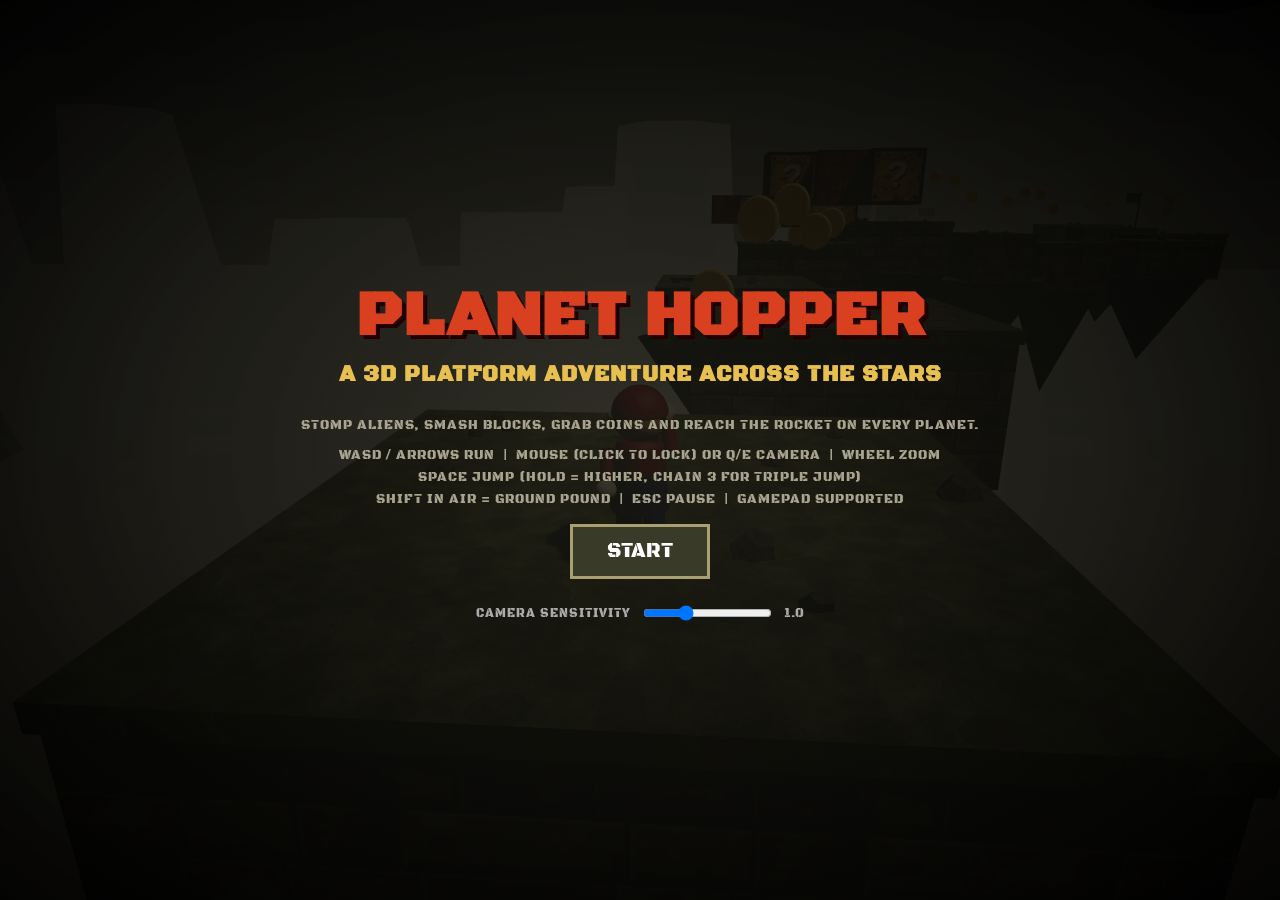
<file: index.html>
<!doctype html>
<html lang="en">
<head>
<meta charset="utf-8">
<meta name="viewport" content="width=device-width,initial-scale=1,maximum-scale=1,user-scalable=no,viewport-fit=cover">
<title>Planet Hopper 3D</title>
<link href="https://fonts.googleapis.com/css2?family=Black+Ops+One&display=swap" rel="stylesheet">
<style>
  *{box-sizing:border-box}
  html,body{margin:0;height:100%;background:#000;overflow:hidden;touch-action:none;user-select:none;-webkit-user-select:none;
    font-family:'Black Ops One',Impact,sans-serif;color:#e8e4d8;-webkit-tap-highlight-color:transparent;letter-spacing:1px}
  #c{position:fixed;inset:0;width:100vw;height:100vh;filter:saturate(.78) contrast(1.1) sepia(.12)}
  #grain{position:fixed;inset:-50%;pointer-events:none;opacity:.09;mix-blend-mode:overlay;z-index:1}
  #vig{position:fixed;inset:0;pointer-events:none;background:radial-gradient(ellipse at center,transparent 50%,#000a 100%);z-index:1}
  #hurt{position:fixed;inset:0;pointer-events:none;background:radial-gradient(ellipse at center,transparent 40%,#a00 120%);opacity:0;z-index:1}
  .sh{text-shadow:2px 2px 0 #000,0 0 6px #000}
  #hud{position:fixed;inset:0;pointer-events:none;display:none;z-index:2}
  #hp{position:absolute;left:18px;top:14px;display:flex;gap:6px}
  #hp i{width:26px;height:26px;background:#c02020;border:3px solid #1a0a0a;transform:rotate(45deg);box-shadow:inset -4px -4px 0 #801010,inset 3px 3px 0 #ff6050}
  #hp i.off{background:#333;box-shadow:none}
  #coins{position:absolute;left:18px;top:52px;font-size:22px}
  #coins b{display:inline-block;width:18px;height:22px;border-radius:50%;background:#e8b020;border:3px solid #6a4000;vertical-align:-3px;margin-right:6px}
  #lives{position:absolute;left:18px;top:84px;font-size:16px;color:#c8c0a8}
  #right{position:absolute;right:18px;top:14px;text-align:right;font-size:14px;line-height:22px}
  #right big{font-size:22px;color:#e8c050}
  #center{position:absolute;left:0;right:0;top:28%;text-align:center;font-size:30px;color:#e8c050;opacity:0}
  #center small{display:block;font-size:14px;color:#e8e4d8;margin-top:8px}
  #pop{position:absolute;left:0;right:0;top:62%;text-align:center;font-size:16px;opacity:0}
  #menu{position:fixed;inset:0;display:flex;flex-direction:column;align-items:center;justify-content:center;
    background:radial-gradient(#1a1a14dd,#000000f2);text-align:center;padding:16px;z-index:5}
  #menu h1{font-size:clamp(28px,7vw,64px);margin:0;color:#d84020;text-shadow:4px 4px 0 #200}
  #menu h2{font-size:clamp(14px,2.6vw,22px);margin:4px 0 22px;color:#e8c050}
  #menu p{font-size:13px;line-height:22px;color:#a8a490;margin:4px 0;max-width:680px}
  #menu button{font:inherit;font-size:20px;padding:12px 34px;margin:10px;background:#3a3a28;color:#fff;border:3px solid #a8a070;cursor:pointer}
  #menu button:hover{background:#565638}
  #menu label{font-size:12px;color:#aaa;margin-top:14px;display:flex;gap:10px;align-items:center}
  #touch{position:fixed;inset:0;display:none;pointer-events:none;z-index:3}
  #joy{position:absolute;width:130px;height:130px;border-radius:50%;border:3px solid #fff5;background:#fff1;display:none;margin:-65px 0 0 -65px}
  #knob{position:absolute;left:38px;top:38px;width:48px;height:48px;border-radius:50%;background:#fff7}
  .tb{position:absolute;pointer-events:auto;border-radius:50%;border:3px solid #fff8;background:#0006;color:#fff;
    font:14px 'Black Ops One',Impact,sans-serif;display:flex;align-items:center;justify-content:center}
  .tb.on{background:#fff5}
</style>
</head>
<body>
<canvas id="c"></canvas>
<canvas id="grain" width="128" height="128"></canvas>
<div id="vig"></div><div id="hurt"></div>
<div id="hud">
  <div id="hp"><i></i><i></i><i></i></div>
  <div id="coins" class="sh"><b></b><span id="cn">0</span></div>
  <div id="lives" class="sh"></div>
  <div id="right" class="sh"></div>
  <div id="center" class="sh"></div>
  <div id="pop" class="sh"></div>
</div>
<div id="touch">
  <div id="joy"><div id="knob"></div></div>
  <div class="tb" data-btn="jump"  style="right:28px;bottom:36px;width:110px;height:110px;font-size:18px">JUMP</div>
  <div class="tb" data-btn="pound" style="right:160px;bottom:26px;width:74px;height:74px">POUND</div>
  <div class="tb" data-btn="pause" style="left:50%;top:10px;width:48px;height:48px;margin-left:-24px">II</div>
</div>
<div id="menu"></div>
<script src="three.min.js"></script>
<script>
'use strict';
// ======================= setup =======================
const isTouch = matchMedia('(pointer:coarse)').matches || 'ontouchstart' in window;
const V3 = THREE.Vector3;
const cv = document.getElementById('c');
const renderer = new THREE.WebGLRenderer({ canvas: cv, antialias: !isTouch, powerPreference: 'high-performance' });
renderer.setPixelRatio(Math.min(devicePixelRatio, isTouch ? 1 : 1.5));
renderer.shadowMap.enabled = true; renderer.shadowMap.type = THREE.PCFSoftShadowMap;
renderer.toneMapping = THREE.ACESFilmicToneMapping; renderer.toneMappingExposure = 1.05;
const scene = new THREE.Scene();
const camera = new THREE.PerspectiveCamera(62, 1, 0.1, 900);
function resize() { renderer.setSize(innerWidth, innerHeight, false); camera.aspect = innerWidth / innerHeight; camera.updateProjectionMatrix(); }
addEventListener('resize', resize); resize();
const $ = id => document.getElementById(id);
const rand = (a, b) => a + Math.random() * (b - a);
const clamp = (v, a, b) => v < a ? a : v > b ? b : v;
const lerpAngle = (a, b, t) => { let d = ((b - a + Math.PI) % (Math.PI * 2) + Math.PI * 2) % (Math.PI * 2) - Math.PI; return a + d * t; };
function store(k, v) { try { if (v === undefined) return localStorage.getItem(k); localStorage.setItem(k, v); } catch (e) { return null; } }
let SENS = parseFloat(store('ph3_sens')) || 1;
const MAXANI = renderer.capabilities.getMaxAnisotropy();

// film grain overlay
(function grain() {
  const g = $('grain').getContext('2d'), img = g.createImageData(128, 128);
  const tick = () => { for (let i = 0; i < img.data.length; i += 4) { const v = Math.random() * 255; img.data[i] = img.data[i + 1] = img.data[i + 2] = v; img.data[i + 3] = 255; }
    g.putImageData(img, 0, 0); $('grain').style.transform = `translate(${rand(-10, 10)}%,${rand(-10, 10)}%) scale(8)`; };
  $('grain').style.imageRendering = 'pixelated'; setInterval(tick, 70); tick();
})();

// ======================= audio =======================
let AC = null, NOISE = null;
function ac() {
  if (!AC) { AC = new (window.AudioContext || window.webkitAudioContext)(); const n = AC.sampleRate;
    NOISE = AC.createBuffer(1, n, n); const d = NOISE.getChannelData(0); for (let i = 0; i < n; i++) d[i] = Math.random() * 2 - 1; }
  if (AC.state === 'suspended') AC.resume(); return AC;
}
function noise(dur, freq, vol) { try { const a = ac(), s = a.createBufferSource(), f = a.createBiquadFilter(), g = a.createGain(), t = a.currentTime;
  s.buffer = NOISE; f.type = 'lowpass'; f.frequency.setValueAtTime(freq, t); f.frequency.exponentialRampToValueAtTime(Math.max(40, freq * 0.15), t + dur);
  g.gain.setValueAtTime(vol, t); g.gain.exponentialRampToValueAtTime(0.001, t + dur); s.connect(f); f.connect(g); g.connect(a.destination); s.start(t, Math.random() * 0.5); s.stop(t + dur); } catch (e) {} }
function tone(f, d, type = 'square', slide = 0, vol = 0.05) { try { const a = ac(), o = a.createOscillator(), g = a.createGain(), t = a.currentTime;
  o.type = type; o.frequency.setValueAtTime(f, t); if (slide) o.frequency.exponentialRampToValueAtTime(Math.max(20, f + slide), t + d);
  g.gain.setValueAtTime(vol, t); g.gain.exponentialRampToValueAtTime(0.0001, t + d); o.connect(g); g.connect(a.destination); o.start(t); o.stop(t + d); } catch (e) {} }
const SFX = {
  jump: n => tone([330, 400, 500][n], 0.2, 'square', 500 + n * 200, 0.05),
  coin: () => { tone(988, 0.07, 'square', 0, 0.04); setTimeout(() => tone(1319, 0.25, 'square', 0, 0.04), 60); },
  stomp: () => { noise(0.15, 1200, 0.25); tone(200, 0.15, 'triangle', -120, 0.15); },
  bump: () => tone(140, 0.1, 'triangle', 0, 0.15),
  brk: () => noise(0.35, 2500, 0.3),
  hurt: () => { noise(0.2, 900, 0.3); tone(220, 0.3, 'sawtooth', -150, 0.08); },
  pound: () => { noise(0.4, 500, 0.5); tone(70, 0.3, 'sine', -30, 0.4); },
  land: () => noise(0.06, 500, 0.08),
  flag: () => [523, 659, 784, 1046].forEach((f, i) => setTimeout(() => tone(f, 0.15, 'square', 0, 0.04), i * 90)),
  die: () => [494, 440, 392, 330].forEach((f, i) => setTimeout(() => tone(f, 0.22, 'square', 0, 0.05), i * 170)),
  warp: () => { tone(80, 2.5, 'sawtooth', 900, 0.06); noise(2.5, 300, 0.2); },
  oneup: () => [659, 784, 1319, 1046, 1175, 1568].forEach((f, i) => setTimeout(() => tone(f, 0.1, 'square', 0, 0.04), i * 80)),
};

// ======================= planets (muted, gritty palettes) =======================
const PLANETS = [
  { name: 'TERRA NOVA', grav: 1, fric: 11, skyTop: 0x5d7488, skyHz: 0xcdc6ae, fog: 0xb7b19a, fogN: 40, fogF: 230, sun: 0xffe2b8, hemiG: 0x4a4030,
    top: [96, 112, 62], top2: [74, 88, 48], stone: [118, 112, 100], stone2: [84, 80, 72], metal: [96, 84, 70], moon: 0xe8e0c8, enemy: [0x8a3a18, 0xb8683a], eye: 0xa0ff60, tip: 'STANDARD GRAVITY' },
  { name: 'MAGMA PRIME', grav: 1.12, fric: 11, skyTop: 0x1c0c0a, skyHz: 0x8a3a1a, fog: 0x4a2014, fogN: 25, fogF: 170, sun: 0xffa870, hemiG: 0x301008,
    top: [64, 58, 56], top2: [40, 36, 36], stone: [80, 64, 58], stone2: [50, 40, 38], metal: [70, 60, 56], moon: 0xffa040, enemy: [0xb09020, 0xe8d060], eye: 0xff3010, lava: true, tip: 'HEAVY GRAVITY - LAVA BELOW' },
  { name: 'CRYO-7', grav: 0.95, fric: 1.8, skyTop: 0x4a5a6a, skyHz: 0xc8d0d4, fog: 0xaab6be, fogN: 25, fogF: 170, sun: 0xe8f0ff, hemiG: 0x506070,
    top: [214, 220, 226], top2: [180, 192, 204], stone: [112, 122, 130], stone2: [80, 90, 100], metal: [90, 100, 110], moon: 0xd0e0f0, enemy: [0x3a48a8, 0x7888d8], eye: 0xffffff, tip: 'ICE - YOU WILL SLIDE' },
  { name: 'NEBULA X', grav: 0.55, fric: 11, skyTop: 0x0c0618, skyHz: 0x5a3868, fog: 0x3a2a48, fogN: 30, fogF: 200, sun: 0xf0c8ff, hemiG: 0x201030,
    top: [96, 76, 116], top2: [66, 50, 84], stone: [84, 78, 100], stone2: [56, 50, 70], metal: [76, 70, 90], moon: 0x80e0d0, enemy: [0x1a9050, 0x60d090], eye: 0xff40ff, rings: true, tip: 'LOW GRAVITY - HUGE JUMPS' },
];

// ======================= procedural "photo-ish" textures =======================
function mkR(seed) { let s = seed >>> 0 || 1; return () => (s = (s * 1664525 + 1013904223) >>> 0) / 4294967296; }
function vnoise(size, cells, R) {
  const lat = new Float32Array(cells * cells); for (let i = 0; i < lat.length; i++) lat[i] = R();
  const out = new Float32Array(size * size);
  for (let y = 0; y < size; y++) for (let x = 0; x < size; x++) {
    const fx = x / size * cells, fy = y / size * cells, ix = Math.floor(fx), iy = Math.floor(fy);
    let tx = fx - ix, ty = fy - iy; tx = tx * tx * (3 - 2 * tx); ty = ty * ty * (3 - 2 * ty);
    const a = lat[(iy % cells) * cells + ix % cells], b = lat[(iy % cells) * cells + (ix + 1) % cells];
    const c = lat[((iy + 1) % cells) * cells + ix % cells], d = lat[((iy + 1) % cells) * cells + (ix + 1) % cells];
    out[y * size + x] = (a + (b - a) * tx) * (1 - ty) + (c + (d - c) * tx) * ty;
  }
  return out;
}
function fbm(size, R, octs = [[4, 0.45], [8, 0.25], [16, 0.15], [32, 0.1], [64, 0.05]]) {
  const out = new Float32Array(size * size);
  for (const [c, w] of octs) { const n = vnoise(size, c, R); for (let i = 0; i < out.length; i++) out[i] += n[i] * w; }
  return out;
}
function makeTex(size, fn) {
  const c = document.createElement('canvas'); c.width = c.height = size; const g = c.getContext('2d'), img = g.createImageData(size, size);
  for (let y = 0; y < size; y++) for (let x = 0; x < size; x++) { const [r, gg, b] = fn(x, y), i = (y * size + x) * 4;
    img.data[i] = clamp(r, 0, 255); img.data[i + 1] = clamp(gg, 0, 255); img.data[i + 2] = clamp(b, 0, 255); img.data[i + 3] = 255; }
  g.putImageData(img, 0, 0);
  const t = new THREE.CanvasTexture(c); t.wrapS = t.wrapT = THREE.RepeatWrapping; t.colorSpace = THREE.SRGBColorSpace; t.anisotropy = MAXANI; return { tex: t, canvas: c, g };
}
const mix = (a, b, t) => [a[0] + (b[0] - a[0]) * t, a[1] + (b[1] - a[1]) * t, a[2] + (b[2] - a[2]) * t];
const mul = (a, k) => [a[0] * k, a[1] * k, a[2] * k];
function buildTextures(P, seed) {
  const R = mkR(seed), S = 256;
  const n1 = fbm(S, R), n2 = fbm(S, R, [[16, 0.5], [32, 0.3], [64, 0.2]]), n3 = vnoise(S, 8, R);
  // ground top: dirt/grass/snow/ash with clumps, pebbles, cracks
  const top = makeTex(S, (x, y) => {
    const i = y * S + x, v = n1[i], d = n2[i];
    let c = mix(P.top2, P.top, clamp((v - 0.35) * 2.5, 0, 1));
    c = mul(c, 0.78 + d * 0.45);
    if (n3[i] > 0.72) c = mix(c, mul(P.stone2, 0.9), 0.55);
    if (R() < 0.04) c = mul(c, R() < 0.5 ? 0.7 : 1.2);
    if (P.lava) { const cr = Math.abs(v - 0.5); if (cr < 0.012) c = [255, 120 + d * 80, 20]; else if (cr < 0.025) c = mix(c, [120, 30, 10], 0.6); }
    return c;
  });
  // stone block wall
  const rows = 6, rowH = S / rows, bw = [];
  for (let r = 0; r < rows; r++) { const arr = []; let x = -R() * 40; while (x < S) { const w = 40 + R() * 50; arr.push([x, w, 0.8 + R() * 0.35]); x += w; } bw.push(arr); }
  const stone = makeTex(S, (x, y) => {
    const i = y * S + x, r = Math.floor(y / rowH), ly = y - r * rowH;
    let blk = bw[r][0]; for (const b of bw[r]) if (x >= b[0] && x < b[0] + b[1]) blk = b; else if (x + S >= b[0] && x + S < b[0] + b[1]) blk = b;
    const lx = ((x - blk[0]) % S + S) % S;
    let c = mix(P.stone2, P.stone, n1[i]); c = mul(c, blk[2] * (0.75 + n2[i] * 0.45));
    if (ly < 3 || lx < 3) c = mul(c, 0.45);               // mortar
    else if (ly < 6 || lx < 6) c = mul(c, 1.18);          // chipped highlight edge
    else if (ly > rowH - 6) c = mul(c, 0.8);              // bottom shade
    c = mul(c, 0.85 + (1 - y / S) * 0.1 + (n3[i] > 0.7 ? -0.15 : 0));   // grime streaks
    return c;
  });
  // rusted metal panels
  const metal = makeTex(S, (x, y) => {
    const i = y * S + x, px = x % 128, py = y % 128;
    let c = mul(P.metal, 0.7 + n2[i] * 0.5);
    if (n1[i] > 0.62) c = mix(c, [120, 64, 30], clamp((n1[i] - 0.62) * 5, 0, 0.8));   // rust
    if (px < 3 || py < 3) c = mul(c, 0.4); else if (px < 5 || py < 5) c = mul(c, 1.3);
    for (const [rx, ry] of [[12, 12], [116, 12], [12, 116], [116, 116]]) if (Math.hypot(px - rx, py - ry) < 4) c = mul(c, Math.hypot(px - rx + 1, py - ry + 1) < 2.5 ? 1.5 : 0.7);
    if (y % 8 < 1) c = mul(c, 0.95);
    return c;
  });
  const rock = makeTex(S, (x, y) => { const i = y * S + x; return mul(mix(P.stone2, P.stone, n1[i]), 0.55 + n2[i] * 0.4 + (n3[i] > 0.6 ? -0.1 : 0)); });
  return { top: top.tex, stone: stone.tex, metal: metal.tex, rock: rock.tex };
}
// ? block / used block / brick — shared, weathered army-stencil look
const QTEX = (() => {
  const R = mkR(7), S = 128, n = fbm(S, R), n2 = fbm(S, R, [[16, 0.6], [32, 0.4]]);
  const q = makeTex(S, (x, y) => { const i = y * S + x; let c = mul([214, 160, 40], 0.7 + n[i] * 0.5);
    if (n2[i] > 0.66) c = mix(c, [90, 70, 50], 0.7);                          // chipped paint -> metal
    if (x < 8 || y < 8 || x > S - 9 || y > S - 9) c = mul([70, 60, 50], 0.8 + n[i] * 0.4);
    for (const [rx, ry] of [[16, 16], [111, 16], [16, 111], [111, 111]]) if (Math.hypot(x - rx, y - ry) < 5) c = [60, 50, 40];
    return c; });
  q.g.font = 'bold 84px "Black Ops One", Impact, sans-serif'; q.g.textAlign = 'center'; q.g.textBaseline = 'middle';
  q.g.fillStyle = '#2a1a08'; q.g.globalAlpha = 0.85; q.g.fillText('?', 66, 70); q.g.fillStyle = '#f4e6c0'; q.g.globalAlpha = 0.9; q.g.fillText('?', 63, 66); q.tex.needsUpdate = true;
  const used = makeTex(S, (x, y) => { const i = y * S + x; let c = mul([92, 70, 50], 0.6 + n[i] * 0.6);
    if (x < 8 || y < 8 || x > S - 9 || y > S - 9) c = mul(c, 0.6); for (const [rx, ry] of [[16, 16], [111, 16], [16, 111], [111, 111]]) if (Math.hypot(x - rx, y - ry) < 5) c = [40, 30, 20]; return c; });
  const brick = makeTex(S, (x, y) => { const i = y * S + x, r = y >> 5, ly = y & 31, lx = (x + (r & 1 ? 32 : 0)) & 63;
    let c = mul([140, 64, 40], 0.65 + n[i] * 0.55); if (n2[i] > 0.7) c = mix(c, [170, 160, 140], 0.35);
    if (ly < 3 || lx < 3) c = [58, 50, 44]; else if (ly < 5 || lx < 5) c = mul(c, 1.2); return c; });
  return { q: q.tex, used: used.tex, brick: brick.tex };
})();

// UVs in world units so textures don't stretch
function worldBox(w, h, d, s = 4) {
  const g = new THREE.BoxGeometry(w, h, d), uv = g.attributes.uv;
  const dims = [[d, h], [d, h], [w, d], [w, d], [w, h], [w, h]];
  for (let f = 0; f < 6; f++) for (let k = 0; k < 4; k++) { const i = f * 4 + k, [a, b] = dims[f];
    uv.setXY(i, uv.getX(i) * a / s, f === 2 || f === 3 ? uv.getY(i) * b / s : 1 - (1 - uv.getY(i)) * b / s); }
  return g;
}
const std = (o) => new THREE.MeshStandardMaterial(Object.assign({ roughness: 0.9, metalness: 0 }, o));
function shadowed(m) { m.traverse(o => { if (o.isMesh) { o.castShadow = true; o.receiveShadow = true; } }); return m; }

// ======================= hero (3D plumber) =======================
function buildHero() {
  const g = new THREE.Group(), M = (c, r = 0.7, m = 0) => std({ color: c, roughness: r, metalness: m });
  const red = M(0xb01a14, 0.6), blue = M(0x223e8c, 0.85), skin = M(0xe8a880, 0.65), white = M(0xeeeae0, 0.6), brown = M(0x4a2810, 0.55),
    dark = M(0x2a160a, 0.9), gold = M(0xd8a830, 0.3, 0.8), eyeB = M(0x2050c0, 0.3);
  const add = (geo, mat, x, y, z, parent = g) => { const m = new THREE.Mesh(geo, mat); m.position.set(x, y, z); parent.add(m); return m; };
  const H = { g, legs: [], arms: [] };
  for (const s of [-1, 1]) {
    const leg = new THREE.Group(); leg.position.set(s * 0.17, 0.72, 0); g.add(leg);
    add(new THREE.CylinderGeometry(0.13, 0.12, 0.5, 10), blue, 0, -0.25, 0, leg);
    const shoe = add(new THREE.SphereGeometry(0.16, 12, 8), brown, 0, -0.56, 0.07, leg); shoe.scale.set(1, 0.62, 1.55);
    add(new THREE.BoxGeometry(0.26, 0.04, 0.42), dark, 0, -0.64, 0.07, leg);
    H.legs.push(leg);
  }
  add(new THREE.CylinderGeometry(0.3, 0.35, 0.46, 14), blue, 0, 0.94, 0);                  // overalls
  add(new THREE.CylinderGeometry(0.28, 0.3, 0.3, 14), red, 0, 1.3, 0);                     // shirt
  add(new THREE.SphereGeometry(0.28, 14, 8, 0, Math.PI * 2, 0, Math.PI / 2), red, 0, 1.44, 0).scale.y = 0.5;
  add(new THREE.BoxGeometry(0.4, 0.26, 0.05), blue, 0, 1.2, 0.27);                         // bib
  for (const s of [-1, 1]) { const st = add(new THREE.BoxGeometry(0.07, 0.34, 0.06), blue, s * 0.14, 1.34, 0.25); st.rotation.x = -0.2;
    add(new THREE.SphereGeometry(0.045, 8, 6), gold, s * 0.14, 1.22, 0.3); }
  for (const s of [-1, 1]) {
    const arm = new THREE.Group(); arm.position.set(s * 0.36, 1.38, 0); g.add(arm);
    add(new THREE.CylinderGeometry(0.085, 0.08, 0.42, 8), red, 0, -0.2, 0, arm);
    add(new THREE.SphereGeometry(0.12, 10, 8), white, 0, -0.46, 0, arm);
    H.arms.push(arm);
  }
  const head = new THREE.Group(); head.position.y = 1.78; g.add(head); H.head = head;
  add(new THREE.SphereGeometry(0.3, 18, 14), skin, 0, 0, 0, head);
  add(new THREE.SphereGeometry(0.11, 10, 8), skin, 0, -0.03, 0.3, head);                  // nose
  const mus = add(new THREE.BoxGeometry(0.36, 0.08, 0.1), dark, 0, -0.13, 0.26, head); mus.rotation.x = 0.2;
  for (const s of [-1, 1]) {
    const e = add(new THREE.SphereGeometry(0.065, 10, 8), white, s * 0.1, 0.07, 0.25, head); e.scale.set(0.8, 1.3, 0.6);
    add(new THREE.SphereGeometry(0.035, 8, 6), eyeB, s * 0.1, 0.07, 0.295, head);
    add(new THREE.SphereGeometry(0.07, 8, 6), skin, s * 0.3, 0, 0, head);
    const hair = add(new THREE.BoxGeometry(0.08, 0.14, 0.2), dark, s * 0.26, -0.02, -0.08, head); hair.rotation.z = s * 0.2;
  }
  add(new THREE.SphereGeometry(0.325, 18, 10, 0, Math.PI * 2, 0, Math.PI / 2), red, 0, 0.04, 0, head);   // cap
  const brim = add(new THREE.CylinderGeometry(0.24, 0.26, 0.04, 16, 1, false, -Math.PI / 2, Math.PI), red, 0, 0.06, 0.2, head); brim.scale.z = 1.25;
  const badge = add(new THREE.CircleGeometry(0.1, 16), white, 0, 0.2, 0.27, head); badge.rotation.x = -0.45;
  const bd = document.createElement('canvas'); bd.width = bd.height = 64; const bg = bd.getContext('2d');
  bg.fillStyle = '#eeeae0'; bg.fillRect(0, 0, 64, 64); bg.fillStyle = '#b01a14'; bg.font = 'bold 48px Impact,sans-serif'; bg.textAlign = 'center'; bg.fillText('P', 32, 50);
  const bt = new THREE.CanvasTexture(bd); bt.colorSpace = THREE.SRGBColorSpace; badge.material = std({ map: bt, roughness: 0.6 });
  shadowed(g);
  return H;
}

// ======================= alien trooper enemy =======================
function buildAlien(P) {
  const g = new THREE.Group(), body = std({ color: P.enemy[0], roughness: 0.6 }), light = std({ color: P.enemy[1], roughness: 0.5 }),
    armor = std({ color: 0x3a3c40, roughness: 0.45, metalness: 0.6 }), eye = new THREE.MeshBasicMaterial({ color: P.eye });
  const B = (w, h, d, m, x, y, z, p = g) => { const o = new THREE.Mesh(new THREE.BoxGeometry(w, h, d), m); o.position.set(x, y, z); p.add(o); return o; };
  const legs = [];
  for (const s of [-1, 1]) { const l = new THREE.Group(); l.position.set(s * 0.18, 0.55, 0); g.add(l);
    B(0.18, 0.3, 0.2, body, 0, -0.15, 0, l); B(0.16, 0.26, 0.18, light, 0, -0.38, 0, l); B(0.22, 0.1, 0.32, armor, 0, -0.5, 0.05, l); legs.push(l); }
  const torso = new THREE.Mesh(new THREE.SphereGeometry(0.45, 14, 10), body); torso.position.y = 0.95; torso.scale.set(1, 0.9, 0.85); g.add(torso);
  B(0.6, 0.3, 0.1, armor, 0, 0.95, 0.36);
  for (const s of [-1, 1]) { B(0.2, 0.14, 0.26, armor, s * 0.42, 1.2, 0); const a = B(0.12, 0.4, 0.12, light, s * 0.5, 0.9, 0.08); a.rotation.x = -0.4; }
  const head = new THREE.Mesh(new THREE.SphereGeometry(0.26, 14, 10), light); head.position.set(0, 1.45, 0.05); g.add(head);
  B(0.34, 0.08, 0.05, eye, 0, 1.47, 0.29);
  const helm = new THREE.Mesh(new THREE.SphereGeometry(0.29, 14, 8, 0, Math.PI * 2, 0, Math.PI / 2.2), armor); helm.position.set(0, 1.48, 0.03); g.add(helm);
  B(0.03, 0.25, 0.03, armor, 0.16, 1.75, -0.08); const tip = B(0.06, 0.06, 0.06, eye, 0.16, 1.88, -0.08);
  return { g: shadowed(g), legs };
}

// ======================= world state =======================
let P = PLANETS[0], TX = null, level = null, levelIdx = 0, state = 'menu';
let boxes = [], movers = [], coins = [], enemies = [], parts = [], flags = [];
let score = 0, coinCount = 0, lives = 4;
const hero = buildHero(); scene.add(hero.g);
const player = { pos: new V3(), vel: new V3(), onG: false, ground: null, coyote: 0, jbuf: 0, jumpN: 0, landT: 9, facing: 0, hp: 3, inv: 0,
  pound: 0, anim: 0, spawn: new V3(), squash: 0 };
const HX = 0.34, HH = 1.6;
const cam = { yaw: Math.PI, pitch: 0.38, dist: 8.5, idle: 0, pos: new V3(), look: new V3() };

const sky = new THREE.Mesh(new THREE.SphereGeometry(700, 32, 16), new THREE.ShaderMaterial({ side: THREE.BackSide, depthWrite: false, fog: false,
  uniforms: { top: { value: new THREE.Color() }, hz: { value: new THREE.Color() } },
  vertexShader: 'varying vec3 vp; void main(){ vp = normalize(position); gl_Position = projectionMatrix * modelViewMatrix * vec4(position,1.0); }',
  fragmentShader: 'uniform vec3 top; uniform vec3 hz; varying vec3 vp; void main(){ float t = clamp(vp.y*1.6+0.15,0.0,1.0); gl_FragColor = vec4(mix(hz, top, pow(t,0.8)),1.0); }' }));
scene.add(sky);
const hemi = new THREE.HemisphereLight(0xffffff, 0x444444, 0.75); scene.add(hemi);
const sun = new THREE.DirectionalLight(0xffffff, 2.4); sun.castShadow = true;
sun.shadow.mapSize.set(isTouch ? 1024 : 2048, isTouch ? 1024 : 2048);
Object.assign(sun.shadow.camera, { left: -28, right: 28, top: 28, bottom: -28, near: 1, far: 160 }); sun.shadow.bias = -0.0006; sun.shadow.normalBias = 0.03;
scene.add(sun, sun.target);
const blob = new THREE.Mesh(new THREE.CircleGeometry(0.45, 20), new THREE.MeshBasicMaterial({ color: 0x000000, transparent: true, opacity: 0.45, depthWrite: false }));
blob.rotation.x = -Math.PI / 2; scene.add(blob);

// ======================= level building =======================
function clearLevel() {
  if (level) { scene.remove(level); level.traverse(o => { if (o.geometry) o.geometry.dispose(); }); }
  Object.values(TX || {}).forEach(t => t.dispose && t.dispose());
  parts.forEach(p => scene.remove(p.m));
  boxes = []; movers = []; coins = []; enemies = []; parts = []; flags = [];
}
function addBox(x0, y0, z0, x1, y1, z1, kind, mesh) { const b = { min: new V3(x0, y0, z0), max: new V3(x1, y1, z1), kind, mesh, bump: 0 }; boxes.push(b); return b; }
function island(cx, topY, cz, w, d, th) {
  const g = new THREE.Group(); g.position.set(cx, topY, cz); level.add(g);
  const sideM = std({ map: TX.stone }), topM = std({ map: TX.top, roughness: 0.95 });
  const body = new THREE.Mesh(worldBox(w, th, d), [sideM, sideM, topM, sideM, sideM, sideM]); body.position.y = -th / 2 - 0.25; g.add(body);
  const lip = new THREE.Mesh(worldBox(w + 0.16, 0.32, d + 0.16), topM); lip.position.y = -0.16; g.add(lip);
  const cone = new THREE.Mesh(new THREE.ConeGeometry(Math.max(w, d) * 0.62, th * 1.6 + 3, 7), std({ map: TX.rock, flatShading: true }));
  cone.rotation.x = Math.PI; cone.position.y = -th - 0.25 - (th * 1.6 + 3) / 2 + 0.1; cone.rotation.y = rand(0, 3); g.add(cone);
  // scattered rocks / tufts for detail
  for (let i = 0; i < Math.floor(w * d / 10); i++) {
    const r = new THREE.Mesh(new THREE.DodecahedronGeometry(rand(0.12, 0.35), 0), std({ map: TX.rock, flatShading: true }));
    r.position.set(rand(-w / 2 + 0.5, w / 2 - 0.5), 0.02, rand(-d / 2 + 0.5, d / 2 - 0.5)); r.rotation.set(rand(0, 3), rand(0, 3), 0); r.scale.y = 0.6; g.add(r);
  }
  shadowed(g);
  return addBox(cx - w / 2 - 0.08, topY - th - 0.25, cz - d / 2 - 0.08, cx + w / 2 + 0.08, topY, cz + d / 2 + 0.08, 'solid', g);
}
function mover(cx, topY, cz, w, d, axis, amp, speed) {
  const g = new THREE.Group(); level.add(g);
  const m = std({ map: TX.metal, roughness: 0.55, metalness: 0.5 });
  const plate = new THREE.Mesh(worldBox(w, 0.5, d, 3), m); plate.position.y = -0.25; g.add(plate);
  for (const s of [-1, 1]) { const th = new THREE.Mesh(new THREE.CylinderGeometry(0.25, 0.35, 0.5, 10), std({ color: 0x303030, metalness: 0.7, roughness: 0.4 }));
    th.position.set(s * (w / 2 - 0.5), -0.7, 0); g.add(th);
    const fl = new THREE.Mesh(new THREE.ConeGeometry(0.22, 0.8, 8), new THREE.MeshBasicMaterial({ color: 0xffa040, transparent: true, opacity: 0.7, blending: THREE.AdditiveBlending, depthWrite: false }));
    fl.rotation.x = Math.PI; fl.position.set(s * (w / 2 - 0.5), -1.3, 0); g.add(fl); }
  shadowed(g);
  const b = addBox(0, 0, 0, 0, 0, 0, 'solid', g);
  const mv = { b, g, base: new V3(cx, topY, cz), w, d, axis, amp, speed, t: rand(0, 6), delta: new V3() };
  movers.push(mv); placeMover(mv, 0); return b;
}
function placeMover(mv, dt) {
  mv.t += dt; const o = Math.sin(mv.t * mv.speed) * mv.amp, p = mv.base.clone(); p[mv.axis] += o;
  mv.delta.copy(p).sub(mv.g.position); if (dt === 0) mv.delta.set(0, 0, 0);
  mv.g.position.copy(p);
  mv.b.min.set(p.x - mv.w / 2, p.y - 0.5, p.z - mv.d / 2); mv.b.max.set(p.x + mv.w / 2, p.y, p.z + mv.d / 2);
}
const coinGeo = new THREE.CylinderGeometry(0.38, 0.38, 0.09, 20), coinMat = std({ color: 0xf0c040, roughness: 0.35, metalness: 0.35, emissive: 0x6a4800 });
const rimGeo = new THREE.TorusGeometry(0.38, 0.05, 6, 20);
function addCoin(x, y, z) {
  const m = new THREE.Group(); const c = new THREE.Mesh(coinGeo, coinMat); c.rotation.x = Math.PI / 2; m.add(c); m.add(new THREE.Mesh(rimGeo, coinMat));
  m.position.set(x, y, z); m.children.forEach(o => o.castShadow = true); level.add(m); coins.push({ m, alive: true });
}
function qBlock(x, y, z, kind) {
  const m = new THREE.Mesh(new THREE.BoxGeometry(1.3, 1.3, 1.3), std({ map: kind === 'q' ? QTEX.q : QTEX.brick, roughness: 0.7, metalness: kind === 'q' ? 0.3 : 0 }));
  m.position.set(x, y, z); m.castShadow = m.receiveShadow = true; level.add(m);
  addBox(x - 0.65, y - 0.65, z - 0.65, x + 0.65, y + 0.65, z + 0.65, kind, m).baseY = y;
}
function addEnemy(b) {
  const a = buildAlien(P); level.add(a.g);
  const axis = (b.max.x - b.min.x) > (b.max.z - b.min.z) ? 'x' : 'z';
  const e = { a, axis, lo: b.min[axis] + 0.7, hi: b.max[axis] - 0.7, pos: new V3((b.min.x + b.max.x) / 2, b.max.y, (b.min.z + b.max.z) / 2), dir: 1, speed: rand(1.4, 2.2) + levelIdx * 0.15, alive: true, dieT: 0, walk: 0 };
  enemies.push(e);
}
function addFlag(x, y, z, finalRocket) {
  const g = new THREE.Group(); g.position.set(x, y, z); level.add(g);
  if (finalRocket) {
    const body = new THREE.Mesh(new THREE.CylinderGeometry(0.9, 1.05, 6, 16), std({ color: 0xc8c8c0, roughness: 0.4, metalness: 0.6 })); body.position.y = 3.6; g.add(body);
    const nose = new THREE.Mesh(new THREE.ConeGeometry(0.9, 2, 16), std({ color: 0x8a1a10, roughness: 0.5 })); nose.position.y = 7.6; g.add(nose);
    for (let k = 0; k < 4; k++) { const f = new THREE.Mesh(new THREE.BoxGeometry(0.12, 1.8, 1.2), std({ color: 0x8a1a10 })); const a = k * Math.PI / 2;
      f.position.set(Math.cos(a) * 1.05, 1.2, Math.sin(a) * 1.05); f.rotation.y = -a; g.add(f); }
    const win = new THREE.Mesh(new THREE.CylinderGeometry(0.35, 0.35, 0.12, 14), std({ color: 0x70b0e0, roughness: 0.1, metalness: 0.8, emissive: 0x103040 }));
    win.rotation.x = Math.PI / 2; win.position.set(0, 5, 0.95); g.add(win);
    for (let k = 0; k < 3; k++) { const band = new THREE.Mesh(new THREE.CylinderGeometry(0.93 + k * 0.03, 0.93 + k * 0.03, 0.1, 16), std({ color: 0x404040, metalness: 0.8 })); band.position.y = 1.5 + k * 2.2; g.add(band); }
  } else {
    const pole = new THREE.Mesh(new THREE.CylinderGeometry(0.06, 0.06, 4, 8), std({ color: 0x505050, metalness: 0.8, roughness: 0.4 })); pole.position.y = 2; g.add(pole);
    const cloth = new THREE.Mesh(new THREE.PlaneGeometry(1.4, 0.9, 6, 3), std({ color: 0x5a5a4a, side: THREE.DoubleSide })); cloth.position.set(0.72, 3.4, 0); g.add(cloth);
    g.userData.cloth = cloth;
  }
  shadowed(g);
  flags.push({ g, x, y, z, final: !!finalRocket, hit: false });
}

function buildLevel() {
  clearLevel();
  P = PLANETS[levelIdx % PLANETS.length];
  TX = buildTextures(P, levelIdx * 131 + 9);
  level = new THREE.Group(); scene.add(level);
  sky.material.uniforms.top.value.set(P.skyTop); sky.material.uniforms.hz.value.set(P.skyHz);
  scene.fog = new THREE.Fog(P.fog, P.fogN, P.fogF);
  hemi.color.set(P.skyHz); hemi.groundColor.set(P.hemiG); sun.color.set(P.sun);
  // moon / planet in the sky
  const moon = new THREE.Mesh(new THREE.SphereGeometry(60, 32, 20), std({ color: P.moon, map: TX.rock, fog: false, roughness: 1 }));
  moon.position.set(-250, 160, 420); level.add(moon);
  if (P.rings) { const r = new THREE.Mesh(new THREE.RingGeometry(80, 120, 48), new THREE.MeshBasicMaterial({ color: 0xa090c0, side: THREE.DoubleSide, fog: false, transparent: true, opacity: 0.45 }));
    r.position.copy(moon.position); r.rotation.set(1.2, 0.4, 0.2); level.add(r); }
  // sea of cloud / lava far below
  const seaTex = TX.top.clone(); seaTex.repeat.set(40, 40); seaTex.needsUpdate = true;
  const sea = new THREE.Mesh(new THREE.PlaneGeometry(1600, 1600), P.lava ? new THREE.MeshBasicMaterial({ color: 0xff5010 })
    : std({ color: new THREE.Color(P.fog).multiplyScalar(1.1), roughness: 1 }));
  sea.rotation.x = -Math.PI / 2; sea.position.y = -45; level.add(sea);
  // distant mesas for depth
  for (let i = 0; i < 26; i++) { const a = rand(0, Math.PI * 2), r = rand(160, 320), h = rand(30, 110);
    const m = new THREE.Mesh(new THREE.CylinderGeometry(rand(8, 20), rand(20, 40), h, 7), std({ map: TX.rock, flatShading: true }));
    m.position.set(Math.cos(a) * r, -45 + h / 2, 60 + Math.sin(a) * r); level.add(m); }

  // --- course ---
  const R = mkR(levelIdx * 977 + 3), rr = (a, b) => a + R() * (b - a), diff = Math.min(levelIdx, 8);
  const start = island(0, 0, 0, 10, 10, 3);
  let prev = { x: 0, y: 0, z: 0, w: 10, d: 10 }, heading = 0;
  const segs = 16 + diff * 3, mid = Math.floor(segs / 2);
  for (let i = 0; i < segs; i++) {
    heading = clamp(heading + rr(-0.7, 0.7), -1, 1);
    const type = R(), w = rr(3.5, 8), d = rr(3.5, 8), gap = rr(2.2, 4.4) + diff * 0.15, dy = rr(-1.8, 2.0);
    const dist = Math.max(prev.w, prev.d) / 2 + gap + Math.max(w, d) / 2;
    const x = prev.x + Math.sin(heading) * dist, z = prev.z + Math.cos(heading) * dist, y = prev.y + dy;
    let b;
    if (i === mid) b = island(x, y, z, 7, 7, 3);
    else if (type < 0.16 + diff * 0.02 && i > 1) { const axis = R() < 0.5 ? 'y' : Math.abs(heading) > 0.5 ? 'z' : 'x'; b = mover(x, y, z, 3.4, 3.4, axis, axis === 'y' ? 1.8 : 2.6, rr(0.8, 1.4)); }
    else if (type < 0.26 && i > 1) { // brick bridge
      const n = 4 + (R() * 3 | 0), dx = Math.sin(heading) * 1.3, dz = Math.cos(heading) * 1.3;
      for (let k = 0; k < n; k++) qBlock(prev.x + Math.sin(heading) * (Math.max(prev.w, prev.d) / 2 + 0.8) + dx * k, prev.y - 0.65, prev.z + Math.cos(heading) * (Math.max(prev.w, prev.d) / 2 + 0.8) + dz * k, 'brickSolid');
      boxes.slice(-n).forEach(bb => bb.kind = 'solid');
      const ex = prev.x + Math.sin(heading) * (Math.max(prev.w, prev.d) / 2 + 0.8) + dx * n, ez = prev.z + Math.cos(heading) * (Math.max(prev.w, prev.d) / 2 + 0.8) + dz * n;
      b = island(ex + Math.sin(heading) * (w / 2 + 0.5), prev.y, ez + Math.cos(heading) * (d / 2 + 0.5), w, d, rr(2, 4));
      prev = { x: (b.min.x + b.max.x) / 2, y: prev.y, z: (b.min.z + b.max.z) / 2, w, d }; continue;
    }
    else b = island(x, y, z, w, d, rr(2, 4.5));
    // coin arc across the gap
    if (R() < 0.6) { for (let k = 1; k <= 4; k++) { const t = k / 5; addCoin(prev.x + (x - prev.x) * t, prev.y + (y - prev.y) * t + Math.sin(t * Math.PI) * 2.4 + 1, prev.z + (z - prev.z) * t); } }
    // ? blocks and bricks over the island
    if (R() < 0.45 && b.kind === 'solid' && !movers.find(m => m.b === b)) {
      const n = 1 + (R() * 3 | 0), top = b.max.y;
      for (let k = 0; k < n; k++) qBlock(x + (k - (n - 1) / 2) * 1.3 * Math.cos(heading), top + 3.4, z - (k - (n - 1) / 2) * 1.3 * Math.sin(heading), R() < 0.6 ? 'q' : 'brick');
    }
    if (w >= 5 && d >= 5 && i !== mid && R() < 0.4 + diff * 0.05 && !movers.find(m => m.b === b)) addEnemy(b);
    if (i === mid) addFlag(x + 2, y, z + 2, false);
    prev = { x, y, z, w, d };
  }
  heading = clamp(heading, -0.4, 0.4);
  const fd = Math.max(prev.w, prev.d) / 2 + 4 + 6;
  const fx = prev.x + Math.sin(heading) * fd, fz = prev.z + Math.cos(heading) * fd;
  island(fx, prev.y, fz, 12, 12, 4);
  for (let k = 0; k < 5; k++) addCoin(fx - 3 + k * 1.5, prev.y + 1, fz - 3);
  addFlag(fx, prev.y, fz + 2, true);
  // player spawn
  player.spawn.set(0, 0, -2);
  respawn(true);
}
function respawn(full) {
  player.pos.copy(player.spawn); player.vel.set(0, 0, 0); player.hp = 3; player.inv = 1; player.pound = 0; player.jumpN = 0;
  cam.yaw = Math.PI; cam.pitch = 0.38; hero.g.rotation.set(0, 0, 0); player.facing = 0;
  if (full) player.facing = 0;
}

// ======================= physics =======================
function overlap(b, p) { return p.x + HX > b.min.x && p.x - HX < b.max.x && p.z + HX > b.min.z && p.z - HX < b.max.z && p.y + HH > b.min.y && p.y < b.max.y; }
function movePlayer(dt) {
  const p = player.pos, v = player.vel;
  // ride the platform we're standing on
  if (player.onG && player.ground) { const mv = movers.find(m => m.b === player.ground); if (mv) p.add(mv.delta); }
  player.onG = false; let ground = null;
  p.x += v.x * dt;
  for (const b of boxes) if (overlap(b, p)) {
    if (b.max.y - p.y < 0.35 && v.y <= 0) { p.y = b.max.y; continue; }   // step up small ledges
    p.x = v.x > 0 ? b.min.x - HX - 1e-4 : v.x < 0 ? b.max.x + HX + 1e-4 : (p.x < (b.min.x + b.max.x) / 2 ? b.min.x - HX - 1e-4 : b.max.x + HX + 1e-4); v.x = 0; }
  p.z += v.z * dt;
  for (const b of boxes) if (overlap(b, p)) {
    if (b.max.y - p.y < 0.35 && v.y <= 0) { p.y = b.max.y; continue; }
    p.z = v.z > 0 ? b.min.z - HX - 1e-4 : v.z < 0 ? b.max.z + HX + 1e-4 : (p.z < (b.min.z + b.max.z) / 2 ? b.min.z - HX - 1e-4 : b.max.z + HX + 1e-4); v.z = 0; }
  p.y += v.y * dt;
  let head = null;
  for (const b of boxes) if (overlap(b, p)) {
    if (v.y <= 0 && p.y - v.y * dt >= b.max.y - 0.45) { p.y = b.max.y; v.y = 0; player.onG = true; ground = b; }
    else if (v.y > 0) { p.y = b.min.y - HH - 1e-4; v.y = 0; head = b; }
    else if (!player.onG) { p.y = b.max.y; v.y = 0; player.onG = true; ground = b; }
  }
  player.ground = ground;
  if (head) hitBlock(head, false);
}
function hitBlock(b, fromTop) {
  if (b.kind === 'q') {
    b.kind = 'used'; b.mesh.material.map = QTEX.used; b.mesh.material.metalness = 0; b.mesh.material.needsUpdate = true; b.bump = 1;
    getCoin(); const c = new THREE.Mesh(coinGeo, coinMat); c.rotation.x = Math.PI / 2; c.position.copy(b.mesh.position); scene.add(c);
    parts.push({ m: c, v: new V3(0, 12, 0), life: 0.5, g: 30, spin: true });
  } else if (b.kind === 'brick') {
    SFX.brk(); score += 50; level.remove(b.mesh); boxes.splice(boxes.indexOf(b), 1);
    for (let i = 0; i < 8; i++) { const m = new THREE.Mesh(new THREE.BoxGeometry(0.35, 0.35, 0.2), b.mesh.material); m.position.copy(b.mesh.position).add(new V3(rand(-0.4, 0.4), rand(-0.4, 0.4), rand(-0.4, 0.4)));
      m.castShadow = true; scene.add(m); parts.push({ m, v: new V3(rand(-5, 5), rand(4, 10) * (fromTop ? 0.6 : 1), rand(-5, 5)), life: 1.4, g: 30, tumble: true }); }
    dust(b.mesh.position, 12);
    for (const e of enemies) if (e.alive && Math.abs(e.pos.x - b.mesh.position.x) < 1 && Math.abs(e.pos.z - b.mesh.position.z) < 1 && Math.abs(e.pos.y - b.max.y) < 0.2) killEnemy(e);
  } else { SFX.bump(); b.bump = 0.6; }
}
function getCoin() {
  coinCount++; score += 100; SFX.coin();
  if (coinCount % 50 === 0) { lives++; SFX.oneup(); pop('1-UP!'); }
  if (coinCount % 10 === 0 && player.hp < 3) player.hp++;
}
function dust(pos, n, color = 0x9a9080) {
  const mat = new THREE.MeshBasicMaterial({ color, transparent: true, opacity: 0.8, depthWrite: false });
  for (let i = 0; i < n && parts.length < 220; i++) { const m = new THREE.Mesh(new THREE.IcosahedronGeometry(rand(0.08, 0.2), 0), mat); m.position.copy(pos); scene.add(m);
    parts.push({ m, v: new V3(rand(-3, 3), rand(0.5, 3), rand(-3, 3)), life: rand(0.4, 0.9), g: 2, fade: true }); }
}
function killEnemy(e) { e.alive = false; e.dieT = 0; score += 200; SFX.stomp(); pop('+200'); dust(e.pos.clone().setY(e.pos.y + 0.5), 10, P.enemy[1]); }

// ======================= input =======================
const keys = {}, input = { mx: 0, my: 0, jumpHeld: false, jumpPress: false, pound: false, lookX: 0, lookY: 0 };
addEventListener('keydown', e => {
  if (!keys[e.code]) { if (['Space', 'KeyK', 'KeyJ'].includes(e.code)) input.jumpPress = true;
    if (['ShiftLeft', 'ShiftRight', 'KeyL', 'ControlLeft', 'KeyC'].includes(e.code)) input.pound = true;
    if (e.code === 'Escape' || e.code === 'KeyP') { if (state === 'play') pause(); } }
  keys[e.code] = true; if (['Space', 'ArrowUp', 'ArrowDown', 'ArrowLeft', 'ArrowRight'].includes(e.code)) e.preventDefault();
});
addEventListener('keyup', e => { keys[e.code] = false; });
cv.addEventListener('mousedown', () => { if (state === 'play' && !isTouch && document.pointerLockElement !== cv) lockPointer(); });
addEventListener('mousemove', e => { if (document.pointerLockElement === cv) { input.lookX += e.movementX * 0.0025 * SENS; input.lookY += e.movementY * 0.0025 * SENS; } });
addEventListener('wheel', e => { cam.dist = clamp(cam.dist + Math.sign(e.deltaY) * 0.8, 5, 14); });
function lockPointer() { if (!isTouch && cv.requestPointerLock) try { const r = cv.requestPointerLock(); if (r && r.catch) r.catch(() => {}); } catch (e) {} }
addEventListener('blur', () => { if (state === 'play') pause(); });
// touch
let moveId = null, lookId = null, joyO = { x: 0, y: 0 }, lookLast = { x: 0, y: 0 }; const btnTouch = {};
function setBtn(name, on) {
  const el = document.querySelector(`[data-btn="${name}"]`); if (el) el.classList.toggle('on', on);
  if (name === 'jump') { if (on && !input.jumpHeld) input.jumpPress = true; input.jumpHeld = on; }
  if (on && name === 'pound') input.pound = true;
  if (on && name === 'pause') pause();
}
addEventListener('touchstart', e => {
  if (state !== 'play') return; e.preventDefault(); ac();
  for (const t of e.changedTouches) {
    const b = t.target.closest && t.target.closest('[data-btn]');
    if (b) { btnTouch[t.identifier] = b.dataset.btn; setBtn(b.dataset.btn, true); continue; }
    if (t.clientX < innerWidth * 0.45 && moveId === null) { moveId = t.identifier; joyO = { x: t.clientX, y: t.clientY };
      const j = $('joy'); j.style.display = 'block'; j.style.left = t.clientX + 'px'; j.style.top = t.clientY + 'px'; $('knob').style.transform = ''; }
    else if (lookId === null) { lookId = t.identifier; lookLast = { x: t.clientX, y: t.clientY }; }
  }
}, { passive: false });
addEventListener('touchmove', e => {
  if (state !== 'play') return; e.preventDefault();
  for (const t of e.changedTouches) {
    if (t.identifier === moveId) { let dx = t.clientX - joyO.x, dy = t.clientY - joyO.y; const l = Math.hypot(dx, dy), R = 58;
      if (l > R) { dx *= R / l; dy *= R / l; } input.mx = dx / R; input.my = dy / R; $('knob').style.transform = `translate(${dx}px,${dy}px)`; }
    if (t.identifier === lookId) { input.lookX += (t.clientX - lookLast.x) * 0.006 * SENS; input.lookY += (t.clientY - lookLast.y) * 0.005 * SENS; lookLast = { x: t.clientX, y: t.clientY }; }
  }
}, { passive: false });
function touchEnd(e) { for (const t of e.changedTouches) {
  if (t.identifier === moveId) { moveId = null; input.mx = input.my = 0; $('joy').style.display = 'none'; }
  if (t.identifier === lookId) lookId = null;
  if (btnTouch[t.identifier]) { setBtn(btnTouch[t.identifier], false); delete btnTouch[t.identifier]; } } }
addEventListener('touchend', touchEnd); addEventListener('touchcancel', touchEnd);
// gamepad
let padPrev = {}, padBlocked = false;
function pollPad() {
  let gp = null;
  if (!padBlocked) try { gp = navigator.getGamepads ? [...navigator.getGamepads()].find(g => g) : null; } catch (e) { padBlocked = true; }   // gamepads can be disallowed by the page's permissions policy
  if (!gp) return null;
  const dz = v => Math.abs(v) < 0.15 ? 0 : v, b = i => gp.buttons[i] && gp.buttons[i].pressed;
  const out = { mx: dz(gp.axes[0]), my: dz(gp.axes[1]), lx: dz(gp.axes[2] || 0), ly: dz(gp.axes[3] || 0), jump: b(0), pound: b(1) || b(6), start: b(9) };
  if (out.jump && !padPrev.jump) input.jumpPress = true;
  if (out.pound && !padPrev.pound) input.pound = true;
  if (out.start && !padPrev.start && state === 'play') pause();
  padPrev = out; return out;
}

// ======================= update =======================
function updatePlayer(dt) {
  const pl = player, v = pl.vel, pad = pollPad();
  // camera look
  cam.yaw -= input.lookX; cam.pitch = clamp(cam.pitch + input.lookY, -0.15, 1.25);
  if (input.lookX || input.lookY) cam.idle = 0; input.lookX = input.lookY = 0;
  if (!isTouch) { if (keys.KeyQ) { cam.yaw += dt * 2.2; cam.idle = 0; } if (keys.KeyE) { cam.yaw -= dt * 2.2; cam.idle = 0; } }
  if (pad) { cam.yaw -= pad.lx * dt * 3 * SENS; cam.pitch = clamp(cam.pitch + pad.ly * dt * 2 * SENS, -0.15, 1.25); if (pad.lx || pad.ly) cam.idle = 0; }
  // move input (camera-relative)
  let mx = input.mx, my = input.my;
  if (!isTouch || (!mx && !my)) {
    const kx = (keys.KeyD || keys.ArrowRight ? 1 : 0) - (keys.KeyA || keys.ArrowLeft ? 1 : 0), ky = (keys.KeyS || keys.ArrowDown ? 1 : 0) - (keys.KeyW || keys.ArrowUp ? 1 : 0);
    if (kx || ky) { mx = kx; my = ky; }
    if (pad && (pad.mx || pad.my)) { mx = pad.mx; my = pad.my; }
  }
  const ml = Math.hypot(mx, my); if (ml > 1) { mx /= ml; my /= ml; }
  const s = Math.sin(cam.yaw), c = Math.cos(cam.yaw);
  const wx = -s * -my + c * mx, wz = -c * -my - s * mx, wl = Math.hypot(wx, wz);
  const maxSp = 8.5, walkHeld = keys.AltLeft;
  const target = wl > 0.01 ? Math.min(1, wl) * maxSp * (walkHeld ? 0.45 : 1) : 0;
  if (pl.pound > 0) { v.x = v.z = 0; }
  else {
    const k = 1 - Math.exp(-(pl.onG ? P.fric : 3.2) * dt);
    v.x += ((wl > 0.01 ? wx / wl * target : 0) - v.x) * k; v.z += ((wl > 0.01 ? wz / wl * target : 0) - v.z) * k;
    if (wl > 0.1) pl.facing = lerpAngle(pl.facing, Math.atan2(wx, wz), Math.min(1, dt * (pl.onG ? 14 : 6)));
  }
  // camera auto-follow when idle
  cam.idle += dt;
  if (cam.idle > 1.2 && Math.hypot(v.x, v.z) > 3 && my < 0.5) cam.yaw = lerpAngle(cam.yaw, pl.facing + Math.PI, dt * 0.9);
  // jumping: coyote time, buffer, variable height, triple-jump chain
  const heldJump = input.jumpHeld || keys.Space || keys.KeyK || keys.KeyJ || (pad && pad.jump);
  pl.coyote = pl.onG ? 0.12 : pl.coyote - dt;
  pl.jbuf = input.jumpPress ? 0.14 : pl.jbuf - dt; input.jumpPress = false;
  if (pl.onG) pl.landT += dt;
  if (pl.jbuf > 0 && pl.coyote > 0 && pl.pound <= 0) {
    const spd = Math.hypot(v.x, v.z);
    pl.jumpN = (pl.landT < 0.2 && spd > 5 && pl.jumpN < 2) ? pl.jumpN + 1 : 0;
    v.y = [11, 13, 15.5][pl.jumpN] * Math.sqrt(P.grav) * (P.grav < 0.8 ? 0.95 : 1);
    pl.onG = false; pl.coyote = 0; pl.jbuf = 0; pl.landT = 0; SFX.jump(pl.jumpN); pl.squash = -0.25;
    if (pl.jumpN === 2) pop('YAHOO!');
  }
  // ground pound
  if (input.pound && !pl.onG && pl.pound <= 0) { pl.pound = 0.18; v.y = 0; }
  input.pound = false;
  const G = 34 * P.grav;
  if (pl.pound > 0) { pl.pound -= dt; v.y = pl.pound > 0 ? 0 : -30; if (pl.pound <= 0) pl.pound = -1; }
  else if (pl.pound < 0) v.y = -30;
  else v.y -= (v.y > 0 && heldJump ? G * 0.5 : v.y > 0 ? G * 1.4 : G) * dt;
  v.y = Math.max(v.y, -32);
  const wasG = pl.onG, fallV = v.y;
  movePlayer(dt);
  if (pl.onG && !wasG) {
    pl.landT = 0; pl.squash = clamp(-fallV / 40, 0.05, 0.35);
    if (pl.pound < 0) { pl.pound = 0; SFX.pound(); shake = 0.5; dust(pl.pos, 16);
      if (pl.ground && pl.ground.kind === 'brick') hitBlock(pl.ground, true);
      for (const e of enemies) if (e.alive && e.pos.distanceTo(pl.pos) < 2.6) killEnemy(e); }
    else if (fallV < -12) { SFX.land(); dust(pl.pos, 4); }
  }
  if (pl.pos.y < -40) return die(true);
  pl.inv -= dt;
  // enemies
  for (const e of enemies) {
    if (!e.alive) continue;
    const dx = pl.pos.x - e.pos.x, dz = pl.pos.z - e.pos.z;
    if (Math.hypot(dx, dz) < 0.85 && pl.pos.y < e.pos.y + 1.7 && pl.pos.y + HH > e.pos.y) {
      if ((v.y < 0 || pl.pound) && pl.pos.y > e.pos.y + 0.8) { killEnemy(e); v.y = heldJump ? 14 * Math.sqrt(P.grav) : 9 * Math.sqrt(P.grav); pl.pound = 0; }
      else if (pl.inv <= 0) { hurt(); const l = Math.hypot(dx, dz) || 1; v.x = dx / l * 10; v.z = dz / l * 10; v.y = 7; }
    }
  }
  // coins
  for (const c of coins) if (c.alive && c.m.position.distanceTo(new V3(pl.pos.x, pl.pos.y + 0.8, pl.pos.z)) < 1.1) {
    c.alive = false; level.remove(c.m); getCoin(); }
  // flags / rocket
  for (const f of flags) {
    const d = Math.hypot(pl.pos.x - f.x, pl.pos.z - f.z);
    if (!f.final && !f.hit && d < 1.6 && Math.abs(pl.pos.y - f.y) < 3) { f.hit = true; player.spawn.set(f.x, f.y + 0.1, f.z); f.g.userData.cloth.material.color.set(0xb02010); SFX.flag(); centerMsg('CHECKPOINT', ''); }
    if (f.final && d < 2.2 && Math.abs(pl.pos.y - f.y) < 4) return extract();
  }
}
function hurt() { player.hp--; player.inv = 1.6; SFX.hurt(); $('hurt').style.opacity = 0.9; shake = 0.3; if (player.hp <= 0) die(false); }
let shake = 0;
function updateHeroModel(dt) {
  const pl = player, H = hero, spd = Math.hypot(pl.vel.x, pl.vel.z);
  H.g.position.copy(pl.pos); H.g.rotation.y = pl.facing;
  pl.squash += (0 - pl.squash) * Math.min(1, dt * 10);
  H.g.scale.set(1 + pl.squash * 0.5, 1 - pl.squash, 1 + pl.squash * 0.5);
  H.g.visible = !(pl.inv > 0 && Math.floor(pl.inv * 12) % 2 === 0 && state === 'play');
  if (pl.onG) {
    pl.anim += dt * spd * 1.5;
    const sw = Math.sin(pl.anim) * Math.min(1, spd / 6) * 0.9;
    H.legs[0].rotation.x = sw; H.legs[1].rotation.x = -sw; H.arms[0].rotation.x = -sw * 0.9; H.arms[1].rotation.x = sw * 0.9;
    H.arms[0].rotation.z = H.arms[1].rotation.z = 0; H.g.rotation.x = Math.min(1, spd / 8) * 0.12;
    H.g.position.y += Math.abs(Math.cos(pl.anim)) * 0.06 * Math.min(1, spd / 4);
  } else if (pl.pound) {
    H.legs[0].rotation.x = H.legs[1].rotation.x = -1.3; H.arms[0].rotation.x = H.arms[1].rotation.x = -0.6; H.g.rotation.x = 0;
    if (pl.pound > 0) H.g.rotation.x = (1 - pl.pound / 0.18) * Math.PI * 2;
  } else {
    H.legs[0].rotation.x = 0.5; H.legs[1].rotation.x = -0.7; H.g.rotation.x = 0;
    H.arms[0].rotation.x = -2.8; H.arms[0].rotation.z = 0.2; H.arms[1].rotation.x = 0.6;
    if (pl.jumpN === 2) H.g.rotation.x = -((pl.vel.y > 0 ? 1 - pl.vel.y / 15 : 1)) * Math.PI * 2 * (pl.vel.y > 0 ? 1 : 0);
  }
  // blob shadow on highest surface below
  let top = -1e9; for (const b of boxes) if (pl.pos.x > b.min.x && pl.pos.x < b.max.x && pl.pos.z > b.min.z && pl.pos.z < b.max.z && b.max.y <= pl.pos.y + 0.05 && b.max.y > top) top = b.max.y;
  blob.visible = top > -1e8; blob.position.set(pl.pos.x, top + 0.03, pl.pos.z);
  const h = pl.pos.y - top; blob.scale.setScalar(clamp(1 - h / 14, 0.35, 1)); blob.material.opacity = clamp(0.5 - h / 30, 0.15, 0.5);
}
function updateWorld(dt, t) {
  for (const mv of movers) placeMover(mv, dt);
  for (const b of boxes) if (b.bump > 0) { b.bump = Math.max(0, b.bump - dt * 5); b.mesh.position.y = b.baseY + Math.sin(b.bump * Math.PI) * 0.35; }
  for (const c of coins) if (c.alive) c.m.rotation.y = t * 3;
  for (const f of flags) if (f.g.userData.cloth) { const pos = f.g.userData.cloth.geometry.attributes.position;
    for (let i = 0; i < pos.count; i++) { const x = pos.getX(i) + 0.7; pos.setZ(i, Math.sin(t * 5 + x * 3) * 0.12 * x); } pos.needsUpdate = true; }
  for (const e of enemies) {
    const g = e.a.g;
    if (!e.alive) { e.dieT += dt; g.scale.set(1 + e.dieT * 2, Math.max(0.05, 1 - e.dieT * 8), 1 + e.dieT * 2); if (e.dieT > 0.5) { g.visible = false; } continue; }
    e.pos[e.axis] += e.dir * e.speed * dt; if (e.pos[e.axis] > e.hi) e.dir = -1; if (e.pos[e.axis] < e.lo) e.dir = 1;
    // chase if player close on same platform
    const toP = player.pos[e.axis] - e.pos[e.axis];
    if (Math.abs(player.pos.y - e.pos.y) < 1 && player.pos.distanceTo(e.pos) < 6) e.dir = Math.sign(toP) || e.dir;
    e.walk += dt * e.speed * 4;
    g.position.set(e.pos.x, e.pos.y + Math.abs(Math.sin(e.walk)) * 0.08, e.pos.z);
    g.rotation.y = e.axis === 'x' ? (e.dir > 0 ? Math.PI / 2 : -Math.PI / 2) : (e.dir > 0 ? 0 : Math.PI);
    e.a.legs[0].rotation.x = Math.sin(e.walk) * 0.7; e.a.legs[1].rotation.x = -Math.sin(e.walk) * 0.7;
  }
  parts = parts.filter(p => { p.life -= dt; p.v.y -= p.g * dt; p.m.position.addScaledVector(p.v, dt);
    if (p.spin) p.m.rotation.z += dt * 20; if (p.tumble) { p.m.rotation.x += dt * 8; p.m.rotation.y += dt * 6; }
    if (p.fade) { p.m.material.opacity = Math.max(0, p.life); p.m.scale.multiplyScalar(1 + dt * 1.5); }
    if (p.life <= 0) { scene.remove(p.m); return false; } return true; });
}
function updateCamera(dt) {
  const tgt = new V3(player.pos.x, player.pos.y + 1.4, player.pos.z);
  cam.look.lerp(tgt, 1 - Math.exp(-dt * 10));
  const cp = Math.cos(cam.pitch), off = new V3(Math.sin(cam.yaw) * cp, Math.sin(cam.pitch), Math.cos(cam.yaw) * cp).multiplyScalar(cam.dist);
  // pull the camera in front of any platform that would block the view of the player
  let k = 1;
  for (let s = 0.08; s <= 1; s += 0.04) {
    const q = cam.look.clone().addScaledVector(off, s);
    if (boxes.some(b => q.x > b.min.x - 0.3 && q.x < b.max.x + 0.3 && q.y > b.min.y - 0.3 && q.y < b.max.y + 0.3 && q.z > b.min.z - 0.3 && q.z < b.max.z + 0.3)) { k = Math.max(0.12, s - 0.06); break; }
  }
  cam.k = (cam.k || 1) + (k - (cam.k || 1)) * (k < (cam.k || 1) ? 1 : Math.min(1, dt * 3));
  cam.pos.copy(cam.look).addScaledVector(off, cam.k);
  camera.position.copy(cam.pos);
  shake = Math.max(0, shake - dt); if (shake) camera.position.add(new V3(rand(-1, 1), rand(-1, 1), rand(-1, 1)).multiplyScalar(shake * 0.3));
  camera.lookAt(cam.look);
  sun.position.set(player.pos.x - 30, player.pos.y + 60, player.pos.z - 20); sun.target.position.copy(player.pos);
  sky.position.copy(camera.position);
}

// ======================= HUD & flow =======================
let popT = 0, centerT = 0;
function pop(s) { $('pop').textContent = s; popT = 1.3; }
function centerMsg(a, b) { $('center').innerHTML = a + (b ? `<small>${b}</small>` : ''); centerT = 3; }
function updateHud(dt) {
  document.querySelectorAll('#hp i').forEach((el, i) => el.classList.toggle('off', i >= player.hp));
  $('cn').textContent = coinCount; $('lives').textContent = 'LIVES x' + lives;
  $('right').innerHTML = `PLANET ${levelIdx + 1}<br><big>${P.name}</big><br>SCORE ${score}`;
  popT -= dt; $('pop').style.opacity = clamp(popT, 0, 1);
  centerT -= dt; $('center').style.opacity = clamp(centerT, 0, 1);
  const h = $('hurt'); h.style.opacity = Math.max(0, parseFloat(h.style.opacity || 0) - dt * 1.5);
}
const menu = $('menu');
function showMenu(html) { menu.innerHTML = html; menu.style.display = 'flex'; $('hud').style.display = 'none'; $('touch').style.display = 'none'; if (document.exitPointerLock && document.pointerLockElement) document.exitPointerLock(); }
function hideMenu() { menu.style.display = 'none'; $('hud').style.display = 'block'; $('touch').style.display = isTouch ? 'block' : 'none'; }
const sensHtml = () => `<label>CAMERA SENSITIVITY <input id="sens" type="range" min="0.3" max="2.5" step="0.1" value="${SENS}"> <span id="sensv">${SENS.toFixed(1)}</span></label>`;
function bindSens() { const s = $('sens'); if (s) s.oninput = () => { SENS = parseFloat(s.value); $('sensv').textContent = SENS.toFixed(1); store('ph3_sens', SENS); }; }
const controlsHtml = isTouch
  ? '<p>LEFT THUMB: RUN &nbsp;|&nbsp; RIGHT THUMB: SWING CAMERA<br>JUMP (HOLD FOR HIGHER) - JUMP AGAIN ON LANDING FOR A TRIPLE JUMP<br>POUND IN MID-AIR TO SMASH BRICKS AND ALIENS</p>'
  : '<p>WASD / ARROWS RUN &nbsp;|&nbsp; MOUSE (CLICK TO LOCK) OR Q/E CAMERA &nbsp;|&nbsp; WHEEL ZOOM<br>SPACE JUMP (HOLD = HIGHER, CHAIN 3 FOR TRIPLE JUMP)<br>SHIFT IN AIR = GROUND POUND &nbsp;|&nbsp; ESC PAUSE &nbsp;|&nbsp; GAMEPAD SUPPORTED</p>';
function titleMenu() {
  state = 'menu';
  showMenu(`<h1>PLANET HOPPER</h1><h2>A 3D PLATFORM ADVENTURE ACROSS THE STARS</h2><p>STOMP ALIENS, SMASH BLOCKS, GRAB COINS AND REACH THE ROCKET ON EVERY PLANET.</p>${controlsHtml}
    <button id="go">START</button>${sensHtml()}`);
  bindSens(); $('go').onclick = () => { ac(); score = 0; coinCount = 0; lives = 4; levelIdx = 0; startLevel(); };
}
function startLevel() { buildLevel(); hideMenu(); state = 'play'; lockPointer(); centerMsg(P.name, P.tip); last = performance.now(); }
function pause() {
  if (state !== 'play') return; state = 'pause';
  showMenu(`<h1>PAUSED</h1><h2>${P.name}</h2>${controlsHtml}<button id="rs">RESUME</button><button id="qt">QUIT</button>${sensHtml()}`);
  bindSens(); $('rs').onclick = () => { hideMenu(); state = 'play'; lockPointer(); last = performance.now(); }; $('qt').onclick = titleMenu;
}
function die(fell) {
  if (state !== 'play') return;
  state = 'dying'; lives--; SFX.die(); dieT = 1.6;
  if (!fell) player.vel.set(0, 10, 0);
}
let dieT = 0;
function afterDeath() {
  if (lives > 0) { state = 'play'; respawn(); centerMsg('TRY AGAIN', 'LIVES x' + lives); }
  else showMenu(`<h1>GAME OVER</h1><h2>SCORE ${score} - COINS ${coinCount}</h2><button id="ag">MAIN MENU</button>`), $('ag').onclick = titleMenu, state = 'over';
}
function extract() {
  state = 'warp'; score += 1000 + coinCount * 10; SFX.warp();
  const next = PLANETS[(levelIdx + 1) % PLANETS.length];
  showMenu(`<h2>PLANET CLEARED +1000</h2><h1 style="color:#e8e4d8">LIFT-OFF!</h1><h2>NEXT STOP: ${next.name}</h2><p>SCORE ${score}</p><button id="nx">LAUNCH</button>`);
  $('nx').onclick = () => { levelIdx++; startLevel(); };
}

// ======================= main loop =======================
let last = performance.now();
function frame(now) {
  requestAnimationFrame(frame);
  const dt = clamp((now - last) / 1000, 0, 0.033); last = Math.max(last, now); const t = now / 1000;
  if (state === 'play') { updatePlayer(dt); updateHud(dt); }
  else if (state === 'dying') {
    player.vel.y -= 30 * dt; player.pos.y += player.vel.y * dt; dieT -= dt; if (dieT <= 0) afterDeath(); updateHud(dt);
  } else if (state === 'menu') {
    cam.yaw += dt * 0.15; cam.pitch = 0.3; input.lookX = input.lookY = 0;
  }
  if (level) { updateWorld(dt, t); updateHeroModel(dt); updateCamera(dt); }
  renderer.render(scene, camera);
}
levelIdx = 0; buildLevel(); titleMenu();
(document.fonts && document.fonts.load ? document.fonts.load("20px 'Black Ops One'").catch(() => {}) : Promise.resolve()).then(() => {
  // redraw the stencil "?" once the font is available
  requestAnimationFrame(frame);
});
</script>
</body>
</html>
</file>
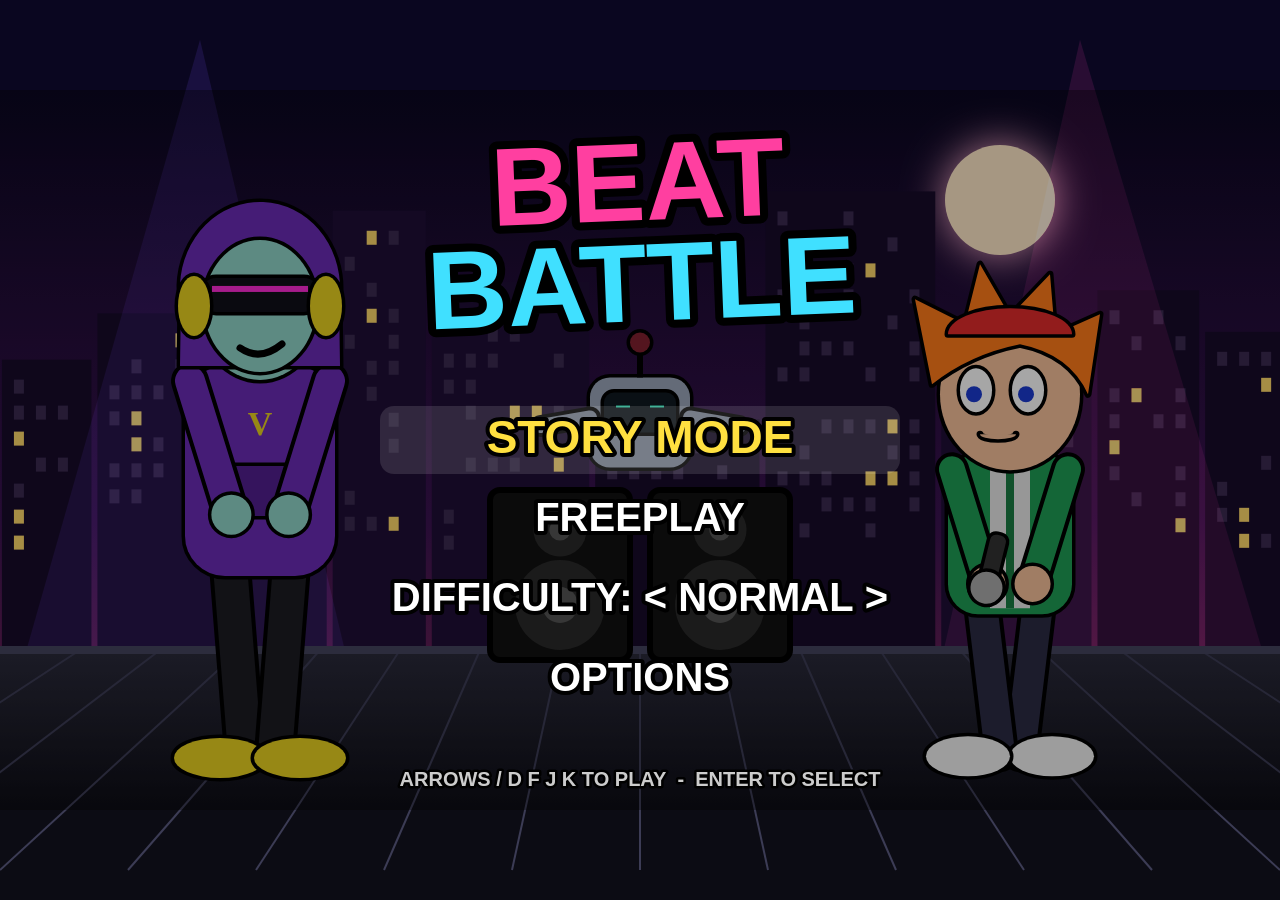
<file: beatbattle/index.html>
<!doctype html>
<html lang="en">
<head>
<meta charset="utf-8">
<meta name="viewport" content="width=device-width,initial-scale=1,maximum-scale=1,user-scalable=no,viewport-fit=cover">
<title>Beat Battle</title>
<style>
  html,body{margin:0;height:100%;background:#000;overflow:hidden;touch-action:none;user-select:none;-webkit-user-select:none;-webkit-tap-highlight-color:transparent}
  canvas{position:fixed;inset:0;width:100vw;height:100vh;display:block}
</style>
</head>
<body>
<canvas id="c"></canvas>
<script>
'use strict';
// ====================== canvas / virtual resolution ======================
const VW = 1280, VH = 720;
const cv = document.getElementById('c'), ctx = cv.getContext('2d');
let SC = 1, OX = 0, OY = 0, DPR = 1;
function resize() {
  DPR = Math.min(devicePixelRatio || 1, 2);
  cv.width = innerWidth * DPR; cv.height = innerHeight * DPR;
  SC = Math.min(innerWidth / VW, innerHeight / VH); OX = (innerWidth - VW * SC) / 2; OY = (innerHeight - VH * SC) / 2;
}
addEventListener('resize', resize); resize();
const isTouch = matchMedia('(pointer:coarse)').matches || 'ontouchstart' in window;
const clamp = (v, a, b) => v < a ? a : v > b ? b : v;
function store(k, v) { try { if (v === undefined) return localStorage.getItem(k); localStorage.setItem(k, v); } catch (e) { return null; } }
function mkR(seed) { let s = seed >>> 0 || 1; return () => (s = (s * 1664525 + 1013904223) >>> 0) / 4294967296; }

// ====================== audio engine ======================
let AC = null, MASTER = null, NOISE = null, MUSIC = null, VOX = null;
function ac() {
  if (!AC) {
    AC = new (window.AudioContext || window.webkitAudioContext)();
    MASTER = AC.createDynamicsCompressor(); MASTER.threshold.value = -14; MASTER.ratio.value = 4; MASTER.connect(AC.destination);
    MUSIC = AC.createGain(); MUSIC.gain.value = 0.8; MUSIC.connect(MASTER);
    VOX = AC.createGain(); VOX.gain.value = 0.9; VOX.connect(MASTER);
    const n = AC.sampleRate * 2; NOISE = AC.createBuffer(1, n, AC.sampleRate); const d = NOISE.getChannelData(0); for (let i = 0; i < n; i++) d[i] = Math.random() * 2 - 1;
  }
  if (AC.state === 'suspended') AC.resume();
  return AC;
}
const mtof = m => 440 * Math.pow(2, (m - 69) / 12);
function env(g, t, a, peak, dur) { g.gain.setValueAtTime(0.0001, t); g.gain.exponentialRampToValueAtTime(peak, t + a); g.gain.exponentialRampToValueAtTime(0.0001, t + dur); }
function kick(t, v = 1) { const o = AC.createOscillator(), g = AC.createGain(); o.frequency.setValueAtTime(160, t); o.frequency.exponentialRampToValueAtTime(38, t + 0.18);
  env(g, t, 0.003, 0.9 * v, 0.32); o.connect(g); g.connect(MUSIC); o.start(t); o.stop(t + 0.35); }
function noiseHit(t, type, freq, q, peak, dur, dest = MUSIC) { const s = AC.createBufferSource(), f = AC.createBiquadFilter(), g = AC.createGain();
  s.buffer = NOISE; f.type = type; f.frequency.value = freq; f.Q.value = q; env(g, t, 0.002, peak, dur); s.connect(f); f.connect(g); g.connect(dest);
  s.start(t, Math.random()); s.stop(t + dur + 0.02); }
function snare(t) { noiseHit(t, 'bandpass', 1800, 0.8, 0.55, 0.2); const o = AC.createOscillator(), g = AC.createGain(); o.type = 'triangle';
  o.frequency.setValueAtTime(240, t); o.frequency.exponentialRampToValueAtTime(150, t + 0.08); env(g, t, 0.002, 0.35, 0.12); o.connect(g); g.connect(MUSIC); o.start(t); o.stop(t + 0.15); }
function hat(t, open) { noiseHit(t, 'highpass', 8000, 0.5, open ? 0.14 : 0.09, open ? 0.2 : 0.045); }
function clap(t) { for (let i = 0; i < 3; i++) noiseHit(t + i * 0.011, 'bandpass', 1400, 1.5, 0.3, 0.12); }
function bass(t, m, dur) { const o = AC.createOscillator(), o2 = AC.createOscillator(), f = AC.createBiquadFilter(), g = AC.createGain();
  o.type = 'sawtooth'; o2.type = 'square'; o.frequency.value = mtof(m); o2.frequency.value = mtof(m - 12);
  f.type = 'lowpass'; f.frequency.setValueAtTime(900, t); f.frequency.exponentialRampToValueAtTime(180, t + dur); f.Q.value = 6;
  env(g, t, 0.005, 0.32, dur); o.connect(f); o2.connect(f); f.connect(g); g.connect(MUSIC); o.start(t); o2.start(t); o.stop(t + dur + 0.05); o2.stop(t + dur + 0.05); }
function pad(t, notes, dur) { for (const m of notes) for (const det of [-7, 7]) { const o = AC.createOscillator(), f = AC.createBiquadFilter(), g = AC.createGain();
  o.type = 'sawtooth'; o.frequency.value = mtof(m); o.detune.value = det; f.type = 'lowpass'; f.frequency.value = 1400;
  g.gain.setValueAtTime(0.0001, t); g.gain.linearRampToValueAtTime(0.028, t + 0.08); g.gain.setValueAtTime(0.028, t + dur - 0.1); g.gain.linearRampToValueAtTime(0.0001, t + dur);
  o.connect(f); f.connect(g); g.connect(MUSIC); o.start(t); o.stop(t + dur + 0.05); } }
function stab(t, notes) { for (const m of notes) { const o = AC.createOscillator(), g = AC.createGain(); o.type = 'square'; o.frequency.value = mtof(m + 12);
  env(g, t, 0.003, 0.035, 0.14); o.connect(g); g.connect(MUSIC); o.start(t); o.stop(t + 0.16); } }
// formant "voice" — gives each character a singing timbre
const VOWELS = [[800, 1150], [400, 1600], [350, 2000], [600, 1000]];   // ah, eh, ee, oh by lane
function voice(t, m, dur, who, lane) {
  const vw = VOWELS[lane], o = AC.createOscillator(), o2 = AC.createOscillator(), lfo = AC.createOscillator(), lg = AC.createGain(), g = AC.createGain();
  o.type = 'sawtooth'; o2.type = who === 0 ? 'square' : 'sawtooth';
  const f = mtof(m + (who === 0 ? -12 : 0)); o.frequency.setValueAtTime(f * 1.06, t); o.frequency.exponentialRampToValueAtTime(f, t + 0.05);
  o2.frequency.value = f * 1.005; lfo.frequency.value = 5.5; lg.gain.value = f * 0.012; lfo.connect(lg); lg.connect(o.frequency); lg.connect(o2.frequency);
  const mixG = AC.createGain(); mixG.gain.value = 0.5; o.connect(mixG); o2.connect(mixG);
  for (const [fq, gn] of [[vw[0] * (who === 0 ? 0.85 : 1.1), 1], [vw[1] * (who === 0 ? 0.85 : 1.1), 0.6]]) {
    const bp = AC.createBiquadFilter(); bp.type = 'bandpass'; bp.frequency.value = fq; bp.Q.value = 5; const bg = AC.createGain(); bg.gain.value = gn;
    mixG.connect(bp); bp.connect(bg); bg.connect(g); }
  const d = Math.max(0.13, dur);
  g.gain.setValueAtTime(0.0001, t); g.gain.exponentialRampToValueAtTime(0.9, t + 0.02); g.gain.setValueAtTime(0.9, t + d - 0.05); g.gain.exponentialRampToValueAtTime(0.0001, t + d + 0.06);
  g.connect(VOX); for (const x of [o, o2, lfo]) { x.start(t); x.stop(t + d + 0.1); }
  return g;
}
function missSfx() { const t = AC.currentTime; noiseHit(t, 'lowpass', 500, 1, 0.5, 0.2, MASTER);
  const o = AC.createOscillator(), g = AC.createGain(); o.type = 'sawtooth'; o.frequency.setValueAtTime(180, t); o.frequency.exponentialRampToValueAtTime(70, t + 0.25);
  env(g, t, 0.005, 0.18, 0.28); o.connect(g); g.connect(MASTER); o.start(t); o.stop(t + 0.3); }
function uiBlip(f = 880) { ac(); const t = AC.currentTime, o = AC.createOscillator(), g = AC.createGain(); o.type = 'square'; o.frequency.value = f;
  env(g, t, 0.003, 0.08, 0.1); o.connect(g); g.connect(MASTER); o.start(t); o.stop(t + 0.12); }

// ====================== songs & chart generation ======================
const SONGS = [
  { name: 'Neon Alley', bpm: 118, key: 57, prog: [0, 8, 3, 10], seed: 11, enemy: 'VEX', diffBase: 0 },
  { name: 'Rooftop Riot', bpm: 142, key: 52, prog: [0, 5, 8, 7], seed: 23, enemy: 'VEX', diffBase: 1 },
  { name: 'Last Stand', bpm: 168, key: 50, prog: [0, 10, 8, 7], seed: 37, enemy: 'VEX', diffBase: 2 },
];
const DIFFS = ['EASY', 'NORMAL', 'HARD'];
const MINOR = [0, 2, 3, 5, 7, 8, 10];
const chordOf = (key, deg) => { const r = key + deg; const third = [0, 5, 7].includes(deg) || deg === 0 ? 3 : 4; return [r, r + (deg === 3 || deg === 10 || deg === 8 ? 4 : 3), r + 7]; };
function buildChart(song, diff) {
  const R = mkR(song.seed * 97 + diff * 13), lvl = clamp(song.diffBase + diff - 1, 0, 3);
  const stepDur = 60 / song.bpm / 4, INTRO = 16 * 2, PHR = 32, TURNS = 10;   // 2-bar count-in, 10 call-and-response turns
  const notes = [];
  const p8 = [0.42, 0.55, 0.68, 0.78][lvl], p16 = [0, 0.08, 0.25, 0.42][lvl], pHold = 0.14;
  for (let turn = 0; turn < TURNS; turn++) {
    const phrase = []; let lastLane = -1, s = 0;
    const heat = turn >= TURNS - 4 ? 0.1 : 0;
    while (s < PHR - 2) {
      const on8 = s % 2 === 0, strong = s % 8 === 0;
      const p = strong ? 0.85 : on8 ? p8 + heat : p16 + heat;
      if (R() < p) {
        let lane = R() * 4 | 0; if (lane === lastLane && R() < 0.6) lane = (lane + 1 + (R() * 3 | 0)) % 4; lastLane = lane;
        let len = 0; if (on8 && R() < pHold && s < PHR - 6) len = 2 + (R() * 3 | 0) * 2;
        const deg = MINOR[(lane * 2 + (R() < 0.3 ? 1 : 0)) % 7] + (lane === 2 ? 12 : 0);
        phrase.push({ s, lane, len, m: song.key + 12 + deg });
        // occasional chord (two lanes at once) on hard
        if (lvl >= 2 && strong && R() < 0.2) { const l2 = (lane + 2) % 4; phrase.push({ s, lane: l2, len: 0, m: song.key + 12 + MINOR[(l2 * 2) % 7] }); }
        s += len ? len + 2 : 1; continue;
      }
      s++;
    }
    const base = INTRO + turn * PHR * 2;
    for (const who of [0, 1]) for (const n of phrase) {
      const st = base + who * PHR + n.s;
      notes.push({ t: st * stepDur, step: st, lane: n.lane, who, len: n.len * stepDur, m: n.m, hit: false, miss: false, holding: false, done: false, voice: null });
    }
  }
  notes.sort((a, b) => a.t - b.t);
  const totalSteps = INTRO + TURNS * PHR * 2 + 32;
  return { notes, stepDur, totalSteps, INTRO };
}

// ====================== game state ======================
let state = 'title', menuSel = 0, diffSel = 1, songSel = 0, story = false, storyIdx = 0;
let downscroll = store('bb_down') === '1', offsetMs = parseInt(store('bb_off') || '0', 10) || 0;
let song = null, chart = null, songStart = 0, nextStep = 0, pausedAt = 0;
let health = 1, score = 0, combo = 0, maxCombo = 0, misses = 0, hitsW = 0, hitsN = 0, beatPulse = 0, camZoom = 1, camX = 0;
let popups = [], lastBeat = -1, countIn = '', endTimer = 0, storyScore = 0;
const lanePressed = [false, false, false, false], strumGlow = [[0, 0, 0, 0], [0, 0, 0, 0]];
const pose = [{ p: 'idle', t: 0 }, { p: 'idle', t: 0 }];
const LANE_COL = ['#c24bff', '#00e4ff', '#12fa05', '#f9393f'];
const LANE_DARK = ['#6a1b8f', '#006f8a', '#0a8a03', '#8a1418'];
const LANE_NAMES = ['left', 'down', 'up', 'right'];
const songTime = () => AC ? AC.currentTime - songStart - offsetMs / 1000 : 0;

function startSong(idx) {
  ac();
  song = SONGS[idx]; songSel = idx; chart = buildChart(song, diffSel);
  health = 1; score = 0; combo = 0; maxCombo = 0; misses = 0; hitsW = 0; hitsN = 0; popups = []; lastBeat = -1; endTimer = 0;
  pose[0] = { p: 'idle', t: 0 }; pose[1] = { p: 'idle', t: 0 };
  songStart = AC.currentTime + 0.6; nextStep = 0; state = 'play';
}
function scheduler() {
  if (state !== 'play' || !chart) return;
  const sd = chart.stepDur;
  while (songStart + nextStep * sd < AC.currentTime + 0.18 && nextStep < chart.totalSteps) {
    const s = nextStep, t = songStart + s * sd, bar = Math.floor(s / 16), inBar = s % 16;
    const intro = s < chart.INTRO, outro = s >= chart.totalSteps - 32, lvl = song.diffBase;
    if (intro) { if (inBar % 4 === 0 && s >= 16) { stab(t, [song.key + 12]); } if (inBar % 4 === 0) hat(t, true); }
    else {
      const chord = chordOf(song.key, song.prog[bar % 4]);
      if (inBar === 0) pad(t, chord.map(n => n + 12), sd * 16);
      if (inBar === 0 || inBar === 8 || (lvl > 0 && inBar === 10) || (lvl > 1 && inBar === 14)) kick(t);
      if (inBar === 4 || inBar === 12) { snare(t); if (lvl > 0) clap(t); }
      if (lvl > 1 ? true : inBar % 2 === 0) hat(t, inBar % 4 === 2);
      if (inBar % 2 === 0) bass(t, chord[0] - 12 + (inBar === 6 || inBar === 14 ? 12 : 0), sd * 1.8);
      if ([3, 6, 11].includes(inBar)) stab(t, chord);
      if (outro && inBar === 0 && s === chart.totalSteps - 32) { /* final chord already */ }
    }
    for (const n of chart.notes) if (n.who === 0 && n.step === s) voice(t, n.m, n.len || sd * 1.5, 0, n.lane);
    nextStep++;
  }
}
setInterval(scheduler, 25);

// ====================== input & judging ======================
const WIN = { perfect: 0.045, great: 0.09, good: 0.135, bad: 0.165 };
function press(lane) {
  if (state !== 'play') return;
  if (lanePressed[lane]) return; lanePressed[lane] = true;
  const t = songTime();
  let best = null, bd = 1e9;
  for (const n of chart.notes) {
    if (n.who !== 1 || n.hit || n.miss || n.lane !== lane) continue;
    const d = Math.abs(n.t - t); if (d < bd) { bd = d; best = n; }
    if (n.t - t > WIN.bad) break;
  }
  if (best && bd <= WIN.bad) {
    best.hit = true;
    const r = bd <= WIN.perfect ? ['PERFECT!!', 350, 1, 0.023] : bd <= WIN.great ? ['GREAT!', 200, 0.75, 0.018] : bd <= WIN.good ? ['GOOD', 100, 0.5, 0.01] : ['BAD', 50, 0.25, -0.01];
    score += r[1]; hitsW += r[2]; hitsN++; combo++; maxCombo = Math.max(maxCombo, combo); health = clamp(health + r[3], 0, 2);
    popups.push({ txt: r[0], combo, t: 0 });
    strumGlow[1][lane] = best.len ? 99 : 0.18; pose[1] = { p: LANE_NAMES[lane], t: best.len ? 99 : 0.4 };
    best.voice = voice(AC.currentTime, best.m, best.len ? best.len - (t - best.t) : 0.18, 1, lane);
    if (best.len) best.holding = true; else best.done = true;
  } else {
    // ghost tapping is allowed (like the original), no penalty
  }
}
function release(lane) {
  lanePressed[lane] = false;
  if (state !== 'play') return;
  const t = songTime();
  for (const n of chart.notes) if (n.holding && n.lane === lane) {
    n.holding = false; n.done = true; strumGlow[1][lane] = 0; pose[1].t = 0.2;
    if (n.t + n.len - t > 0.12) { // let go early: cut the voice, small penalty
      try { n.voice.gain.cancelScheduledValues(AC.currentTime); n.voice.gain.setTargetAtTime(0.0001, AC.currentTime, 0.02); } catch (e) {}
      health = clamp(health - 0.02, 0, 2);
    }
  }
}
function registerMiss(n) {
  n.miss = true; misses++; combo = 0; hitsN++; health = clamp(health - 0.0475, 0, 2); score -= 10;
  pose[1] = { p: 'miss' + n.lane, t: 0.45 }; missSfx(); popups.push({ txt: 'MISS', combo: 0, t: 0, miss: true });
}
const KEYMAP = { ArrowLeft: 0, ArrowDown: 1, ArrowUp: 2, ArrowRight: 3, KeyD: 0, KeyF: 1, KeyJ: 2, KeyK: 3, KeyA: 0, KeyS: 1, KeyW: 2, KeyL: 3 };
addEventListener('keydown', e => {
  if (e.repeat) return;
  if (state === 'play') {
    if (e.code in KEYMAP) { press(KEYMAP[e.code]); e.preventDefault(); }
    if (e.code === 'Enter' || e.code === 'Escape' || e.code === 'KeyP') pauseGame();
    if (e.code === 'KeyR') startSong(songSel);
    return;
  }
  menuKey(e.code); if (e.code.startsWith('Arrow') || e.code === 'Space') e.preventDefault();
});
addEventListener('keyup', e => { if (e.code in KEYMAP) release(KEYMAP[e.code]); });
// touch / mouse: in play, screen split into 4 lane columns; in menus, tap buttons
const activeTouches = {};
function toVirtual(x, y) { return [(x - OX) / SC, (y - OY) / SC]; }
function laneFromX(x) { return clamp(Math.floor(x / innerWidth * 4), 0, 3); }
addEventListener('touchstart', e => { e.preventDefault(); ac();
  for (const t of e.changedTouches) {
    if (state === 'play') { const [vx, vy] = toVirtual(t.clientX, t.clientY);
      if (vx > 600 && vx < 680 && vy < 60) { pauseGame(); continue; }
      const l = laneFromX(t.clientX); activeTouches[t.identifier] = l; press(l); }
    else menuClick(...toVirtual(t.clientX, t.clientY));
  } }, { passive: false });
function tEnd(e) { for (const t of e.changedTouches) if (t.identifier in activeTouches) { const l = activeTouches[t.identifier]; delete activeTouches[t.identifier];
  if (!Object.values(activeTouches).includes(l)) release(l); } }
addEventListener('touchend', tEnd); addEventListener('touchcancel', tEnd);
cv.addEventListener('mousedown', e => { if (isTouch) return; ac(); if (state !== 'play') menuClick(...toVirtual(e.clientX, e.clientY)); });
addEventListener('blur', () => { if (state === 'play') pauseGame(); });

// ====================== menus ======================
let buttons = [];
function btn(label, x, y, w, h, fn, sel) { buttons.push({ label, x, y, w, h, fn, sel }); }
function menuClick(x, y) { for (const b of buttons) if (x > b.x && x < b.x + b.w && y > b.y && y < b.y + b.h) { uiBlip(); b.fn(); return; } }
function menuItems() { return buttons.filter(b => !b.noKey); }
function menuKey(code) {
  ac();
  const items = menuItems(); if (!items.length) return;
  if (code === 'ArrowUp' || code === 'KeyW') { menuSel = (menuSel - 1 + items.length) % items.length; uiBlip(660); }
  if (code === 'ArrowDown' || code === 'KeyS') { menuSel = (menuSel + 1) % items.length; uiBlip(660); }
  if ((code === 'ArrowLeft' || code === 'ArrowRight') && items[menuSel] && items[menuSel].side) { items[menuSel].side(code === 'ArrowRight' ? 1 : -1); uiBlip(770); }
  if (code === 'Enter' || code === 'Space') { const b = items[menuSel]; if (b) { uiBlip(990); b.fn(); } }
  if (code === 'Escape' || code === 'Backspace') { if (state === 'freeplay' || state === 'options') { state = 'title'; menuSel = 0; } else if (state === 'pause') resumeGame(); }
}
function pauseGame() { if (state !== 'play') return; state = 'pause'; pausedAt = AC.currentTime; AC.suspend(); menuSel = 0; for (let i = 0; i < 4; i++) lanePressed[i] = false; }
function resumeGame() { state = 'play'; AC.resume(); }
function winSong() {
  storyScore += score;
  if (story && storyIdx < SONGS.length - 1) { storyIdx++; state = 'between'; endTimer = 0; menuSel = 0; }
  else { state = 'results'; menuSel = 0; }
}

// ====================== drawing helpers ======================
function rr(x, y, w, h, r) { ctx.beginPath(); ctx.moveTo(x + r, y); ctx.arcTo(x + w, y, x + w, y + h, r); ctx.arcTo(x + w, y + h, x, y + h, r); ctx.arcTo(x, y + h, x, y, r); ctx.arcTo(x, y, x + w, y, r); ctx.closePath(); }
function arrowPath(size) {
  const s = size / 2; ctx.beginPath();
  ctx.moveTo(0, -s); ctx.lineTo(s, 0.05 * s); ctx.lineTo(0.42 * s, 0.05 * s); ctx.lineTo(0.42 * s, s * 0.95);
  ctx.lineTo(-0.42 * s, s * 0.95); ctx.lineTo(-0.42 * s, 0.05 * s); ctx.lineTo(-s, 0.05 * s); ctx.closePath();
}
const LANE_ROT = [-Math.PI / 2, Math.PI, 0, Math.PI / 2];
function drawArrow(x, y, lane, size, fill, outline = '#000', alpha = 1) {
  ctx.save(); ctx.translate(x, y); ctx.rotate(LANE_ROT[lane]); ctx.globalAlpha = alpha;
  arrowPath(size); ctx.lineJoin = 'round'; ctx.lineWidth = size * 0.13; ctx.strokeStyle = outline; ctx.stroke();
  const g = ctx.createLinearGradient(0, -size / 2, 0, size / 2); g.addColorStop(0, '#ffffff'); g.addColorStop(0.18, fill); g.addColorStop(1, fill);
  ctx.fillStyle = g; ctx.fill();
  ctx.lineWidth = size * 0.05; ctx.strokeStyle = 'rgba(255,255,255,0.7)'; ctx.stroke();
  ctx.restore();
}
function text(s, x, y, size, col = '#fff', align = 'center', stroke = 6) {
  ctx.font = `900 ${size}px "Arial Black", Impact, "Segoe UI", sans-serif`; ctx.textAlign = align; ctx.textBaseline = 'middle';
  ctx.lineJoin = 'round'; ctx.lineWidth = stroke; ctx.strokeStyle = '#000'; ctx.strokeText(s, x, y); ctx.fillStyle = col; ctx.fillText(s, x, y);
}

// ====================== characters (original designs) ======================
// Pose offsets: body lean, arm angles, mouth open
const POSES = {
  idle: { lean: 0, la: 0.3, ra: -0.3, dy: 0, head: 0 },
  left: { lean: -0.22, la: -1.3, ra: -0.1, dy: 0, head: -0.15 },
  down: { lean: 0, la: 0.9, ra: -0.9, dy: 22, head: 0.2 },
  up: { lean: 0.02, la: -2.5, ra: 0.3, dy: -12, head: -0.25 },
  right: { lean: 0.22, la: 0.1, ra: 1.3, dy: 0, head: 0.15 },
};
function limb(x1, y1, len, ang, w, col) { const x2 = x1 + Math.sin(ang) * len, y2 = y1 + Math.cos(ang) * len;
  ctx.lineCap = 'round'; ctx.strokeStyle = '#000'; ctx.lineWidth = w + 8; ctx.beginPath(); ctx.moveTo(x1, y1); ctx.lineTo(x2, y2); ctx.stroke();
  ctx.strokeStyle = col; ctx.lineWidth = w; ctx.stroke(); return [x2, y2]; }
function blobOut(fn, col) { ctx.save(); fn(); ctx.lineWidth = 7; ctx.strokeStyle = '#000'; ctx.stroke(); ctx.fillStyle = col; ctx.fill(); ctx.restore(); }
// Player: "Rico" — spiky orange hair, green jacket, mic in hand
function drawRico(x, y, poseName, bob, flip) {
  const miss = poseName.startsWith('miss'), pn = miss ? LANE_NAMES[+poseName.slice(4)] : poseName, P = POSES[pn] || POSES.idle;
  ctx.save(); ctx.translate(x, y + P.dy * 0.6 + bob); if (flip) ctx.scale(-1, 1);
  if (miss) ctx.filter = 'hue-rotate(200deg) saturate(0.5) brightness(0.8)';
  // legs
  limb(-28, -150, 150, 0.12, 30, '#2b2b44'); limb(28, -150, 150, -0.12, 30, '#2b2b44');
  for (const s of [-1, 1]) blobOut(() => { ctx.beginPath(); ctx.ellipse(s * 42, 2, 42, 20, 0, 0, Math.PI * 2); }, '#f0f0f0');
  ctx.rotate(P.lean);
  // torso (jacket)
  blobOut(() => { rr(-62, -300, 124, 160, 30); }, '#1f9d55');
  ctx.fillStyle = '#e8e8e8'; ctx.fillRect(-20, -296, 40, 150); ctx.fillStyle = '#1a7a42'; ctx.fillRect(-4, -296, 8, 150);
  // arms
  const [lx, ly] = limb(-58, -285, 120, P.la, 26, '#1f9d55'); const [rx, ry] = limb(58, -285, 120, P.ra, 26, '#1f9d55');
  blobOut(() => { ctx.beginPath(); ctx.arc(lx, ly, 18, 0, 7); }, '#f5c09a');
  blobOut(() => { ctx.beginPath(); ctx.arc(rx, ry, 18, 0, 7); }, '#f5c09a');
  // microphone in right hand
  ctx.save(); ctx.translate(rx, ry); ctx.rotate(-P.ra + 2.6);
  blobOut(() => { rr(-8, 0, 16, 50, 6); }, '#333'); blobOut(() => { ctx.beginPath(); ctx.arc(0, -4, 16, 0, 7); }, '#aaa'); ctx.restore();
  // head
  ctx.save(); ctx.translate(0, -330); ctx.rotate(P.head);
  blobOut(() => { ctx.beginPath(); ctx.ellipse(0, -30, 70, 76, 0, 0, 7); }, '#f5c09a');
  // spiky hair
  blobOut(() => { ctx.beginPath(); ctx.moveTo(-78, -30); const sp = [[-90, -110], [-45, -90], [-40, -150], [0, -108], [30, -160], [45, -100], [95, -125], [78, -40]];
    for (const [a, b] of sp) ctx.lineTo(a, b); ctx.quadraticCurveTo(40, -70, -10, -80); ctx.quadraticCurveTo(-60, -70, -78, -30); ctx.closePath(); }, '#ff7a1a');
  // cap backwards
  blobOut(() => { ctx.beginPath(); ctx.ellipse(0, -90, 62, 26, 0, Math.PI, 0); ctx.closePath(); }, '#e02b2b');
  // eyes
  const look = pn === 'left' ? -8 : pn === 'right' ? 8 : 0, lookY = pn === 'up' ? -6 : pn === 'down' ? 6 : 0;
  for (const s of [-1, 1]) { blobOut(() => { ctx.beginPath(); ctx.ellipse(s * 26 + 8, -34, 16, 22, 0, 0, 7); }, '#fff');
    ctx.fillStyle = '#1a3bd0'; ctx.beginPath(); ctx.arc(s * 26 + 10 + look, -30 + lookY, 8, 0, 7); ctx.fill(); }
  if (miss) { ctx.strokeStyle = '#000'; ctx.lineWidth = 5; for (const s of [-1, 1]) { ctx.beginPath(); ctx.moveTo(s * 26 - 4, -60); ctx.lineTo(s * 26 + 22, -52); ctx.stroke(); } }
  // mouth
  const open = pn !== 'idle' && !miss;
  blobOut(() => { ctx.beginPath(); if (open) ctx.ellipse(12, 12, 20, pn === 'up' ? 24 : 16, 0, 0, 7); else if (miss) ctx.ellipse(12, 16, 16, 7, 0, 0, 7); else ctx.ellipse(12, 10, 18, 5, 0, 0, Math.PI); }, open || miss ? '#7a1020' : '#f5c09a');
  ctx.restore(); ctx.restore(); ctx.filter = 'none';
}
// Opponent: "DJ Vex" — tall, purple hoodie, visor shades, headphones
function drawVex(x, y, poseName, bob) {
  const P = POSES[poseName] || POSES.idle;
  ctx.save(); ctx.translate(x, y + P.dy * 0.6 + bob);
  limb(-30, -190, 190, 0.08, 34, '#1b1b22'); limb(30, -190, 190, -0.08, 34, '#1b1b22');
  for (const s of [-1, 1]) blobOut(() => { ctx.beginPath(); ctx.ellipse(s * 40, 2, 46, 20, 0, 0, 7); }, '#e8d020');
  ctx.rotate(P.lean);
  blobOut(() => { rr(-75, -390, 150, 210, 40); }, '#6a2bb5');
  blobOut(() => { rr(-45, -290, 90, 50, 16); }, '#521f8e');                  // pocket
  ctx.fillStyle = '#e8d020'; ctx.font = '900 34px Arial Black, Impact'; ctx.textAlign = 'center'; ctx.fillText('V', 0, -330);
  const [lx, ly] = limb(-70, -375, 140, P.la, 30, '#6a2bb5'); const [rx, ry] = limb(70, -375, 140, P.ra, 30, '#6a2bb5');
  for (const [hx, hy] of [[lx, ly], [rx, ry]]) blobOut(() => { ctx.beginPath(); ctx.arc(hx, hy, 20, 0, 7); }, '#8fd3c8');
  ctx.save(); ctx.translate(0, -420); ctx.rotate(P.head);
  blobOut(() => { ctx.beginPath(); ctx.ellipse(0, -30, 62, 74, 0, 0, 7); }, '#8fd3c8');
  blobOut(() => { ctx.beginPath(); ctx.ellipse(0, -48, 80, 86, 0, Math.PI * 0.95, Math.PI * 2.05); ctx.lineTo(80, 30); ctx.lineTo(-80, 30); ctx.closePath(); }, '#6a2bb5'); // hood
  blobOut(() => { ctx.beginPath(); ctx.ellipse(0, -30, 56, 66, 0, 0, 7); }, '#8fd3c8');
  blobOut(() => { rr(-58, -58, 116, 34, 14); }, '#101018');                  // visor
  ctx.fillStyle = '#ff2bd6'; ctx.fillRect(-48, -50, 96, 6);
  for (const s of [-1, 1]) blobOut(() => { ctx.beginPath(); ctx.ellipse(s * 66, -30, 16, 30, 0, 0, 7); }, '#e8d020'); // headphones
  const open = poseName !== 'idle';
  blobOut(() => { ctx.beginPath(); if (open) ctx.ellipse(0, 16, 22, poseName === 'up' ? 22 : 14, 0, 0, 7); else { ctx.moveTo(-20, 12); ctx.quadraticCurveTo(0, 26, 22, 8); } }, open ? '#300' : 'rgba(0,0,0,0)');
  ctx.restore(); ctx.restore();
}
// Hype-bot on the speakers (bops on the beat)
function drawBot(x, y, bop) {
  ctx.save(); ctx.translate(x, y - bop * 10);
  blobOut(() => { rr(-50, -110, 100, 90, 20); }, '#9aa4b8');
  blobOut(() => { rr(-36, -95, 72, 40, 10); }, '#101820');
  ctx.fillStyle = '#40ffd0'; const blink = Math.floor(performance.now() / 1800) % 5 === 0 ? 2 : 10;
  ctx.fillRect(-24, -82, 14, blink); ctx.fillRect(10, -82, 14, blink);
  ctx.strokeStyle = '#000'; ctx.lineWidth = 6; ctx.beginPath(); ctx.moveTo(0, -110); ctx.lineTo(0, -140); ctx.stroke();
  blobOut(() => { ctx.beginPath(); ctx.arc(0, -145, 10, 0, 7); }, bop > 0.5 ? '#ff4060' : '#802030');
  for (const s of [-1, 1]) limb(s * 50, -70, 50, s * (1.2 + bop * 0.8), 14, '#9aa4b8');
  ctx.restore();
}

// ====================== stage ======================
const CITY = (() => { const R = mkR(5), b = []; let x = -200; while (x < VW + 400) { const w = 60 + R() * 110, h = 140 + R() * 260; const wins = [];
  for (let wy = 20; wy < h - 20; wy += 26) for (let wx = 12; wx < w - 16; wx += 22) if (R() < 0.45) wins.push([wx, wy, R() < 0.2]);
  b.push({ x, w, h, wins, col: R() }); x += w + 6; } return b; })();
function drawStage(t) {
  const sky = ctx.createLinearGradient(0, 0, 0, VH); sky.addColorStop(0, '#0a0620'); sky.addColorStop(0.6, '#3a1250'); sky.addColorStop(1, '#8a2a5a');
  ctx.fillStyle = sky; ctx.fillRect(-300, -200, VW + 600, VH + 400);
  // moon
  ctx.fillStyle = '#ffe8c8'; ctx.shadowColor = '#ffb0d0'; ctx.shadowBlur = 40; ctx.beginPath(); ctx.arc(1000, 110, 55, 0, 7); ctx.fill(); ctx.shadowBlur = 0;
  // skyline (parallax)
  ctx.save(); ctx.translate(-camX * 0.3, 0);
  for (const b of CITY) { const by = 470 - b.h; ctx.fillStyle = b.col < 0.5 ? '#170a2a' : '#1f0e36'; ctx.fillRect(b.x, by, b.w, b.h + 100);
    for (const [wx, wy, lit] of b.wins) { ctx.fillStyle = lit ? '#ffd86a' : (beatPulse > 0.6 && (wx + wy) % 3 === 0 ? '#ff5ab4' : '#3a2a50'); ctx.fillRect(b.x + wx, by + wy, 10, 14); } }
  ctx.restore();
  // spotlights
  ctx.save(); ctx.globalCompositeOperation = 'lighter';
  for (const [sx, col] of [[200, 'rgba(120,80,255,0.12)'], [1080, 'rgba(255,60,160,0.12)']]) { const sw = Math.sin(t * 0.7 + sx) * 120;
    ctx.fillStyle = col; ctx.beginPath(); ctx.moveTo(sx, -50); ctx.lineTo(sx + sw - 180, 640); ctx.lineTo(sx + sw + 180, 640); ctx.closePath(); ctx.fill(); }
  ctx.restore();
  // stage floor
  const fl = ctx.createLinearGradient(0, 560, 0, VH); fl.addColorStop(0, '#2a2a3a'); fl.addColorStop(1, '#0c0c14');
  ctx.fillStyle = fl; ctx.fillRect(-300, 560, VW + 600, 300);
  ctx.strokeStyle = '#3c3c55'; ctx.lineWidth = 2; for (let i = -10; i < 30; i++) { ctx.beginPath(); ctx.moveTo(i * 80, 560); ctx.lineTo(i * 80 + (i * 80 - VW / 2) * 0.6, 780); ctx.stroke(); }
  ctx.fillStyle = '#44445e'; ctx.fillRect(-300, 556, VW + 600, 8);
  // speakers + hype bot
  for (const sx of [560, 720]) {
    ctx.fillStyle = '#111'; ctx.strokeStyle = '#000'; ctx.lineWidth = 6; rr(sx - 70, 400, 140, 170, 10); ctx.fill(); ctx.stroke();
    for (const [cy, r] of [[440, 26], [515, 44]]) { const pr = r * (1 + beatPulse * 0.08); ctx.fillStyle = '#2a2a2a'; ctx.beginPath(); ctx.arc(sx, cy, pr, 0, 7); ctx.fill();
      ctx.fillStyle = '#555'; ctx.beginPath(); ctx.arc(sx, cy, pr * 0.4, 0, 7); ctx.fill(); }
  }
  drawBot(640, 400, beatPulse);
}

// ====================== HUD ======================
function drawStrums(who, x0, y) {
  for (let i = 0; i < 4; i++) {
    const x = x0 + i * 112, glow = strumGlow[who][i] > 0, pressed = who === 1 && lanePressed[i] && !glow;
    const sz = glow ? 104 : pressed ? 88 : 96;
    if (glow) { ctx.save(); ctx.globalCompositeOperation = 'lighter'; ctx.fillStyle = LANE_COL[i] + '55'; ctx.beginPath(); ctx.arc(x, y, 70, 0, 7); ctx.fill(); ctx.restore(); }
    drawArrow(x, y, i, sz, glow ? LANE_COL[i] : pressed ? LANE_DARK[i] : '#87a3ad', '#000', glow ? 1 : 0.9);
  }
}
function drawNotes(t) {
  const speed = [0.55, 0.62, 0.72][diffSel] * VH * (song.bpm / 140) ** 0.4 * 1.9, dir = downscroll ? -1 : 1, sy = downscroll ? VH - 100 : 100;
  for (const n of chart.notes) {
    if (n.done && !n.holding) continue; if (n.hit && !n.len) continue;
    const x = (n.who === 0 ? 116 : 828) + n.lane * 112;
    const headT = n.holding ? t : n.t, tailT = n.t + n.len;
    const y = sy + (headT - t) * speed * dir;
    if ((y > VH + 80 && !downscroll) || (y < -80 && downscroll)) { if (!n.len) break; if ((n.t - t) * speed > VH + 100) break; }
    if (n.len) { const y2 = sy + (tailT - t) * speed * dir; if ((tailT - t) < 0 && (n.holding || n.who === 0 || n.miss)) { if (n.who === 0 && t > tailT) continue; }
      ctx.fillStyle = n.miss ? '#555a' : LANE_COL[n.lane]; ctx.strokeStyle = '#000'; ctx.lineWidth = 4;
      const top = Math.min(y, y2), h = Math.abs(y2 - y); if (h > 0) { ctx.fillRect(x - 13, top, 26, h); ctx.strokeRect(x - 13, top, 26, h); } }
    if (!n.holding && !(n.who === 0 && n.hit)) drawArrow(x, y, n.lane, 96, n.miss ? '#555' : LANE_COL[n.lane], '#000', n.miss ? 0.5 : 1);
  }
}
function drawHealth() {
  const y = downscroll ? 70 : VH - 70, w = 600, x = VW / 2 - w / 2, split = x + w * (1 - health / 2);
  ctx.fillStyle = '#000'; ctx.fillRect(x - 6, y - 14, w + 12, 28);
  ctx.fillStyle = '#a040ff'; ctx.fillRect(x, y - 9, split - x, 18); ctx.fillStyle = '#30d070'; ctx.fillRect(split, y - 9, x + w - split, 18);
  const b = 1 + beatPulse * 0.15;
  ctx.save(); ctx.translate(split - 45, y); ctx.scale(0.28 * b, 0.28 * b); drawIconVex(health > 1.6); ctx.restore();
  ctx.save(); ctx.translate(split + 45, y); ctx.scale(0.28 * b, 0.28 * b); drawIconRico(health < 0.4); ctx.restore();
  const acc = hitsN ? (hitsW / hitsN * 100).toFixed(2) : '100.00';
  text(`Score: ${score}  |  Misses: ${misses}  |  Accuracy: ${acc}%`, VW / 2, y + 40, 22, '#fff', 'center', 5);
}
function drawIconRico(sad) { blobOut(() => { ctx.beginPath(); ctx.ellipse(0, 0, 90, 96, 0, 0, 7); }, '#f5c09a');
  blobOut(() => { ctx.beginPath(); ctx.moveTo(-95, -10); for (const [a, b] of [[-110, -90], [-50, -70], [-40, -140], [10, -80], [40, -145], [60, -70], [110, -95], [95, -10]]) ctx.lineTo(a, b); ctx.quadraticCurveTo(0, -60, -95, -10); }, '#ff7a1a');
  for (const s of [-1, 1]) blobOut(() => { ctx.beginPath(); ctx.ellipse(s * 32, 0, 18, 26, 0, 0, 7); }, sad ? '#9ab' : '#fff');
  ctx.fillStyle = '#1a3bd0'; for (const s of [-1, 1]) { ctx.beginPath(); ctx.arc(s * 32, sad ? 8 : 2, 9, 0, 7); ctx.fill(); }
  ctx.strokeStyle = '#000'; ctx.lineWidth = 8; ctx.beginPath(); if (sad) ctx.arc(0, 60, 22, Math.PI * 1.1, Math.PI * 1.9); else ctx.arc(0, 36, 24, 0.2, Math.PI - 0.2); ctx.stroke(); }
function drawIconVex(sad) { blobOut(() => { ctx.beginPath(); ctx.ellipse(0, -10, 105, 110, 0, 0, 7); }, '#6a2bb5');
  blobOut(() => { ctx.beginPath(); ctx.ellipse(0, 6, 78, 86, 0, 0, 7); }, '#8fd3c8');
  blobOut(() => { rr(-74, -24, 148, 42, 16); }, '#101018'); ctx.fillStyle = '#ff2bd6'; ctx.fillRect(-60, -14, 120, 8);
  ctx.strokeStyle = '#000'; ctx.lineWidth = 8; ctx.beginPath(); if (sad) ctx.arc(0, 70, 22, Math.PI * 1.1, Math.PI * 1.9); else ctx.arc(0, 44, 24, 0.2, Math.PI - 0.2); ctx.stroke(); }
function drawPopups(dt) {
  popups = popups.filter(p => (p.t += dt) < 0.7).slice(-4);
  for (const p of popups) {
    const a = clamp(1 - (p.t - 0.35) / 0.35, 0, 1), y = 360 - p.t * 60 + (p.t < 0.08 ? (0.08 - p.t) * 200 : 0);
    ctx.globalAlpha = a;
    const col = p.miss ? '#ff5050' : p.txt.startsWith('PERFECT') ? '#ffe040' : p.txt.startsWith('GREAT') ? '#60ff90' : p.txt === 'GOOD' ? '#60c0ff' : '#c080ff';
    text(p.txt, 640, y, 54, col, 'center', 10);
    if (p.combo >= 10) text(String(p.combo), 640, y + 56, 44, '#fff', 'center', 8);
    ctx.globalAlpha = 1;
  }
}

// ====================== main update / render ======================
let last = performance.now();
function frame(now) {
  requestAnimationFrame(frame);
  const dt = Math.min(0.05, (now - last) / 1000); last = now; const tt = now / 1000;
  ctx.setTransform(DPR, 0, 0, DPR, 0, 0); ctx.fillStyle = '#000'; ctx.fillRect(0, 0, innerWidth, innerHeight);
  ctx.setTransform(DPR * SC, 0, 0, DPR * SC, DPR * OX, DPR * OY);
  buttons = [];
  if (state === 'play' || state === 'pause' || state === 'dead') updatePlay(dt);
  // camera (bump + focus on whoever sings)
  const cz = camZoom;
  ctx.save(); ctx.translate(VW / 2, VH / 2); ctx.scale(cz, cz); ctx.translate(-VW / 2 - camX, -VH / 2);
  drawStage(tt);
  const bob = Math.sin(beatPulse * Math.PI) * 6;
  const p0 = state === 'title' || state === 'freeplay' || state === 'options' ? 'idle' : pose[0].p, p1 = state === 'title' || state === 'freeplay' || state === 'options' ? 'idle' : pose[1].p;
  drawVex(260, 660, p0, p0 === 'idle' ? bob * 1.4 : 0);
  if (state !== 'dead') drawRico(1010, 660, p1, p1 === 'idle' ? bob : 0, true);
  ctx.restore();
  if (state === 'title' || state === 'freeplay' || state === 'options') { beatPulse = Math.max(0, beatPulse - dt * 2.5); if (Math.floor(tt * 2) !== lastBeat) { lastBeat = Math.floor(tt * 2); beatPulse = 1; } }
  if (state === 'play' || state === 'pause') drawHud(dt);
  drawMenus(tt);
}
function updatePlay(dt) {
  if (state === 'dead') return;
  const t = songTime();
  if (state === 'play') {
    // opponent auto-play
    for (const n of chart.notes) {
      if (n.who !== 0 || n.hit) continue; if (n.t > t) break;
      n.hit = true; strumGlow[0][n.lane] = Math.max(0.15, n.len); pose[0] = { p: LANE_NAMES[n.lane], t: Math.max(0.4, n.len + 0.2) };
      health = clamp(health - (diffSel === 2 ? 0.012 : 0.005), 0.05, 2); camFocus = 0;
    }
    // player misses + holds
    for (const n of chart.notes) {
      if (n.who !== 1) continue; if (n.t > t + 0.5) break;
      if (!n.hit && !n.miss && t - n.t > WIN.bad) registerMiss(n);
      if (n.holding) { score += Math.round(dt * 250); health = clamp(health + dt * 0.08, 0, 2); if (t >= n.t + n.len) { n.holding = false; n.done = true; strumGlow[1][n.lane] = 0.12; pose[1].t = 0.2; } }
      if (n.hit) camFocus = 1;
    }
    for (const w of [0, 1]) { for (let i = 0; i < 4; i++) if (strumGlow[w][i] < 90) strumGlow[w][i] = Math.max(0, strumGlow[w][i] - dt); pose[w].t -= dt; if (pose[w].t <= 0) pose[w].p = 'idle'; }
    // beat tracking
    const beat = Math.floor(t / (chart.stepDur * 4));
    if (beat !== lastBeat && t >= 0) { lastBeat = beat; beatPulse = 1; if (beat % 4 === 0) camZoom = 1.035;
      const introBeats = chart.INTRO / 4; if (beat >= introBeats - 4 && beat < introBeats) countIn = ['3', '2', '1', 'GO!'][beat - (introBeats - 4)]; else if (beat === introBeats) countIn = ''; }
    beatPulse = Math.max(0, beatPulse - dt * 3); camZoom += (1 - camZoom) * Math.min(1, dt * 4);
    const turn = Math.floor((t / chart.stepDur - chart.INTRO) / 32);
    const target = t / chart.stepDur < chart.INTRO ? 0 : (turn % 2 === 0 ? -120 : 120);
    camX += (target - camX) * Math.min(1, dt * 2.5);
    if (health <= 0) { state = 'dead'; AC.suspend().then(() => {}); menuSel = 0; missSfx(); }
    if (t > chart.totalSteps * chart.stepDur) winSong();
  }
}
let camFocus = 0;
function drawHud(dt) {
  const t = songTime();
  drawStrums(0, 116, downscroll ? VH - 100 : 100); drawStrums(1, 828, downscroll ? VH - 100 : 100);
  drawNotes(t); drawHealth(); drawPopups(dt);
  if (countIn) text(countIn, 640, 300, 110, '#fff', 'center', 12);
  text(`${song.name} - ${DIFFS[diffSel]}`, 16, VH - 20, 20, '#fff', 'left', 5);
  const prog = clamp(t / (chart.totalSteps * chart.stepDur), 0, 1);
  ctx.fillStyle = '#0008'; ctx.fillRect(440, downscroll ? VH - 22 : 8, 400, 12); ctx.fillStyle = '#fff'; ctx.fillRect(440, downscroll ? VH - 22 : 8, 400 * prog, 12);
  if (isTouch) { text('II', 640, 36, 30, '#fff', 'center', 6);
    ctx.globalAlpha = 0.08; for (let i = 0; i < 4; i++) { ctx.fillStyle = LANE_COL[i]; const vx0 = (i * innerWidth / 4 - OX) / SC; ctx.fillRect(vx0, 0, innerWidth / 4 / SC, VH); if (lanePressed[i]) ctx.fillRect(vx0, 0, innerWidth / 4 / SC, VH); } ctx.globalAlpha = 1; }
}
function panel(alpha = 0.6) { ctx.fillStyle = `rgba(0,0,0,${alpha})`; ctx.fillRect(0, 0, VW, VH); }
function drawButtonList(items, x, y0, gap) {
  items.forEach((it, i) => { const sel = i === menuSel, y = y0 + i * gap;
    buttons.push({ x: x - 260, y: y - 34, w: 520, h: 68, fn: it.fn, side: it.side });
    if (sel) { ctx.fillStyle = 'rgba(255,255,255,0.12)'; rr(x - 260, y - 34, 520, 68, 14); ctx.fill(); }
    text(it.label, x, y, sel ? 46 : 40, sel ? '#ffe040' : '#fff', 'center', 8); });
}
function drawMenus(t) {
  if (state === 'title') {
    panel(0.35);
    const s = 1 + beatPulse * 0.04;
    ctx.save(); ctx.translate(640, 150); ctx.scale(s, s); ctx.rotate(-0.04); text('BEAT', 0, -50, 110, '#ff3fa0', 'center', 16); text('BATTLE', 0, 50, 110, '#40e0ff', 'center', 16); ctx.restore();
    drawButtonList([
      { label: 'STORY MODE', fn: () => { story = true; storyIdx = 0; storyScore = 0; startSong(0); } },
      { label: 'FREEPLAY', fn: () => { state = 'freeplay'; menuSel = 0; } },
      { label: 'DIFFICULTY: < ' + DIFFS[diffSel] + ' >', fn: () => { diffSel = (diffSel + 1) % 3; }, side: d => { diffSel = (diffSel + d + 3) % 3; } },
      { label: 'OPTIONS', fn: () => { state = 'options'; menuSel = 0; } },
    ], 640, 350, 80);
    text(isTouch ? 'TAP THE 4 SCREEN COLUMNS TO HIT ARROWS' : 'ARROWS / D F J K TO PLAY  -  ENTER TO SELECT', 640, 690, 20, '#ccc', 'center', 5);
  } else if (state === 'freeplay') {
    panel(0.55); text('FREEPLAY', 640, 80, 64, '#fff', 'center', 10);
    drawButtonList(SONGS.map((sg, i) => ({ label: `${sg.name}  (${sg.bpm} BPM)`, fn: () => { story = false; startSong(i); } }))
      .concat([{ label: 'DIFFICULTY: < ' + DIFFS[diffSel] + ' >', fn: () => { diffSel = (diffSel + 1) % 3; }, side: d => { diffSel = (diffSel + d + 3) % 3; } },
        { label: 'BACK', fn: () => { state = 'title'; menuSel = 0; } }]), 640, 210, 90);
  } else if (state === 'options') {
    panel(0.6); text('OPTIONS', 640, 90, 64, '#fff', 'center', 10);
    drawButtonList([
      { label: 'DOWNSCROLL: ' + (downscroll ? 'ON' : 'OFF'), fn: () => { downscroll = !downscroll; store('bb_down', downscroll ? '1' : '0'); } },
      { label: 'AUDIO OFFSET: < ' + offsetMs + ' ms >', fn: () => {}, side: d => { offsetMs = clamp(offsetMs + d * 10, -300, 300); store('bb_off', offsetMs); } },
      { label: 'OFFSET +10', fn: () => { offsetMs = clamp(offsetMs + 10, -300, 300); store('bb_off', offsetMs); } },
      { label: 'OFFSET -10', fn: () => { offsetMs = clamp(offsetMs - 10, -300, 300); store('bb_off', offsetMs); } },
      { label: 'BACK', fn: () => { state = 'title'; menuSel = 0; } },
    ], 640, 230, 90);
    text('RAISE OFFSET IF NOTES FEEL EARLY, LOWER IT IF THEY FEEL LATE', 640, 680, 18, '#ccc', 'center', 4);
  } else if (state === 'pause') {
    panel(0.6); text('PAUSED', 640, 150, 80, '#fff', 'center', 12);
    drawButtonList([{ label: 'RESUME', fn: resumeGame }, { label: 'RESTART SONG', fn: () => { AC.resume(); startSong(songSel); } },
      { label: 'EXIT TO MENU', fn: () => { AC.resume(); state = 'title'; menuSel = 0; } }], 640, 320, 90);
  } else if (state === 'dead') {
    panel(0.75); text('YOU GOT DROPPED!', 640, 180, 76, '#ff4060', 'center', 12);
    ctx.save(); ctx.translate(640, 420); ctx.rotate(Math.sin(t * 3) * 0.1); drawRico(0, 120, 'miss1', 0, true); ctx.restore();
    drawButtonList([{ label: 'RETRY', fn: () => { AC.resume(); startSong(songSel); } }, { label: 'MENU', fn: () => { AC.resume(); state = 'title'; menuSel = 0; } }], 640, 600, 70);
  } else if (state === 'between') {
    panel(0.6); text('WEEK PROGRESS', 640, 150, 50, '#fff', 'center', 8); text(`NEXT: ${SONGS[storyIdx].name}`, 640, 260, 60, '#ffe040', 'center', 10);
    text(`SCORE SO FAR: ${storyScore}`, 640, 350, 36, '#fff', 'center', 6);
    drawButtonList([{ label: 'CONTINUE', fn: () => startSong(storyIdx) }], 640, 480, 80);
  } else if (state === 'results') {
    panel(0.65); const acc = hitsN ? hitsW / hitsN * 100 : 100;
    const rank = misses === 0 ? (acc > 95 ? 'SICK FC!' : 'FULL COMBO') : acc > 90 ? 'A' : acc > 80 ? 'B' : acc > 70 ? 'C' : 'D';
    text(story ? 'WEEK COMPLETE!' : 'SONG CLEARED!', 640, 120, 70, '#40e0ff', 'center', 12);
    text(`RANK: ${rank}`, 640, 230, 60, '#ffe040', 'center', 10);
    text(`SCORE ${story ? storyScore : score}   MAX COMBO ${maxCombo}   MISSES ${misses}   ACC ${acc.toFixed(2)}%`, 640, 320, 26, '#fff', 'center', 6);
    drawButtonList([{ label: 'PLAY AGAIN', fn: () => story ? (storyIdx = 0, storyScore = 0, startSong(0)) : startSong(songSel) }, { label: 'MENU', fn: () => { state = 'title'; menuSel = 0; } }], 640, 460, 90);
  }
}
requestAnimationFrame(frame);
</script>
</body>
</html>
</file>
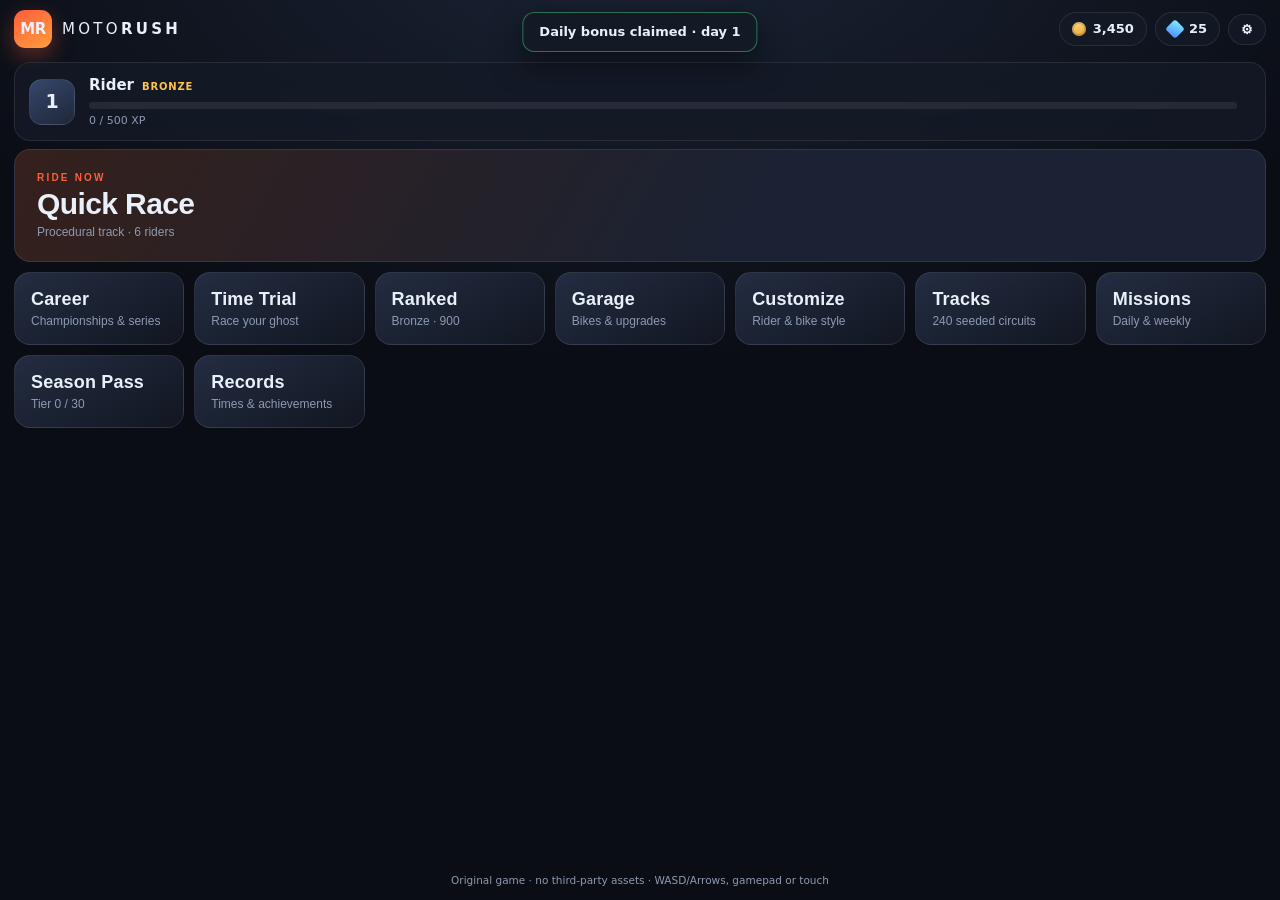
<file: MotoRush/index.html>
<!DOCTYPE html>
<html lang="en">
<head>
<meta charset="utf-8" />
<meta name="viewport" content="width=device-width, initial-scale=1, maximum-scale=1, user-scalable=no, viewport-fit=cover" />
<meta name="theme-color" content="#0c1018" />
<title>MotoRush — Physics Motocross</title>
<link rel="icon" href="data:image/svg+xml,%3Csvg xmlns='http://www.w3.org/2000/svg' viewBox='0 0 32 32'%3E%3Crect width='32' height='32' rx='7' fill='%23ff5d3b'/%3E%3Ctext x='16' y='22' font-size='15' font-family='sans-serif' font-weight='bold' fill='%23111' text-anchor='middle'%3EMR%3C/text%3E%3C/svg%3E" />
<link rel="stylesheet" href="style.css" />
</head>
<body>
<div id="app">

  <!-- ——— Race ——————————————————————————————————————— -->
  <section id="screen-race" class="screen">
    <canvas id="canvas"></canvas>

    <div id="hud" class="hud">
      <div class="hud-top">
        <div class="hud-chip" id="hud-pos"><span class="lbl">POS</span><span class="val">1/6</span></div>
        <div class="hud-chip" id="hud-lap"><span class="lbl">LAP</span><span class="val">1/1</span></div>
        <div class="hud-chip wide" id="hud-time"><span class="lbl">TIME</span><span class="val">0:00.00</span></div>
        <div class="hud-chip" id="hud-combo"><span class="lbl">STYLE</span><span class="val">0</span></div>
        <button id="btn-pause" class="icon-btn" aria-label="Pause">❚❚</button>
      </div>

      <div class="hud-left">
        <div id="minimap"><canvas id="minimap-canvas" width="360" height="60"></canvas></div>
        <div id="standings" class="standings"></div>
      </div>

      <div class="hud-right">
        <div class="speedo">
          <svg viewBox="0 0 120 120" class="speedo-svg">
            <circle cx="60" cy="60" r="52" class="speedo-bg" />
            <circle cx="60" cy="60" r="52" class="speedo-arc" id="speedo-arc" />
          </svg>
          <div class="speedo-num"><span id="speed-val">0</span><small>km/h</small></div>
          <div class="gear">G<span id="gear-val">1</span></div>
        </div>
        <div class="mission-track" id="hud-mission"></div>
      </div>

      <div id="messages" class="messages"></div>
      <div id="countdown" class="countdown"></div>
    </div>

    <!-- Touch controls -->
    <div id="touch" class="touch">
      <div class="touch-left">
        <button class="tbtn lean" data-input="lean" data-value="-1">◀ LEAN BACK</button>
        <button class="tbtn lean" data-input="lean" data-value="1">LEAN FWD ▶</button>
        <div class="whip-row">
          <button class="tbtn whip" data-input="whip" data-value="-1">WHIP L</button>
          <button class="tbtn whip" data-input="whip" data-value="1">WHIP R</button>
        </div>
      </div>
      <div class="touch-right">
        <button class="tbtn brake" data-input="brake" data-value="1">BRAKE</button>
        <button class="tbtn throttle" data-input="throttle" data-value="1">THROTTLE</button>
      </div>
    </div>
  </section>

  <!-- ——— Main menu —————————————————————————————————— -->
  <section id="screen-menu" class="screen active menu">
    <header class="topbar">
      <div class="brand"><span class="mark">MR</span><span class="wordmark">MOTO<b>RUSH</b></span></div>
      <div class="wallet">
        <div class="pill"><i class="ic coin"></i><span id="coin-val">0</span></div>
        <div class="pill"><i class="ic gem"></i><span id="gem-val">0</span></div>
        <button class="pill ghost" id="btn-settings">⚙</button>
      </div>
    </header>

    <div class="profile-strip">
      <div class="lvl-badge"><span id="lvl-val">1</span></div>
      <div class="lvl-meta">
        <div class="lvl-name"><span id="player-name">Rider</span> <small id="rank-tier">Bronze</small></div>
        <div class="xpbar"><div class="xpfill" id="xp-fill"></div></div>
        <div class="xptext" id="xp-text">0 / 500 XP</div>
      </div>
      <div class="streak" id="streak-box"></div>
    </div>

    <nav class="tiles">
      <button class="tile hero" data-go="quick">
        <span class="tile-kicker">RIDE NOW</span>
        <span class="tile-title">Quick Race</span>
        <span class="tile-sub">Procedural track · 6 riders</span>
      </button>
      <button class="tile" data-go="career"><span class="tile-title">Career</span><span class="tile-sub">Championships &amp; series</span></button>
      <button class="tile" data-go="timetrial"><span class="tile-title">Time Trial</span><span class="tile-sub">Race your ghost</span></button>
      <button class="tile" data-go="ranked"><span class="tile-title">Ranked</span><span class="tile-sub" id="ranked-sub">Bronze · 900</span></button>
      <button class="tile" data-go="garage"><span class="tile-title">Garage</span><span class="tile-sub">Bikes &amp; upgrades</span></button>
      <button class="tile" data-go="customize"><span class="tile-title">Customize</span><span class="tile-sub">Rider &amp; bike style</span></button>
      <button class="tile" data-go="tracks"><span class="tile-title">Tracks</span><span class="tile-sub">240 seeded circuits</span></button>
      <button class="tile" data-go="missions"><span class="tile-title">Missions</span><span class="tile-sub">Daily &amp; weekly</span></button>
      <button class="tile" data-go="season"><span class="tile-title">Season Pass</span><span class="tile-sub" id="season-sub">Tier 0 / 30</span></button>
      <button class="tile" data-go="records"><span class="tile-title">Records</span><span class="tile-sub">Times &amp; achievements</span></button>
    </nav>
    <footer class="foot">Original game · no third-party assets · WASD/Arrows, gamepad or touch</footer>
  </section>

  <!-- ——— Generic panel screen ————————————————————————— -->
  <section id="screen-panel" class="screen panel">
    <header class="topbar">
      <button class="pill ghost" id="btn-back">← Back</button>
      <h2 id="panel-title">Panel</h2>
      <div class="wallet">
        <div class="pill"><i class="ic coin"></i><span class="coin-val">0</span></div>
        <div class="pill"><i class="ic gem"></i><span class="gem-val">0</span></div>
      </div>
    </header>
    <div id="panel-body" class="panel-body"></div>
  </section>

  <!-- ——— Pause ——————————————————————————————————— -->
  <div id="pause" class="overlay">
    <div class="card">
      <h3>Paused</h3>
      <div class="stack">
        <button class="btn primary" data-pause="resume">Resume</button>
        <button class="btn" data-pause="restart">Restart</button>
        <button class="btn" data-pause="settings">Settings</button>
        <button class="btn danger" data-pause="quit">Quit to Menu</button>
      </div>
    </div>
  </div>

  <!-- ——— Results —————————————————————————————————— -->
  <div id="results" class="overlay">
    <div class="card wide" id="results-card"></div>
  </div>

  <!-- ——— Toasts ——————————————————————————————————— -->
  <div id="toasts" class="toasts"></div>
</div>

<script type="module" src="js/main.js"></script>
</body>
</html>
</file>
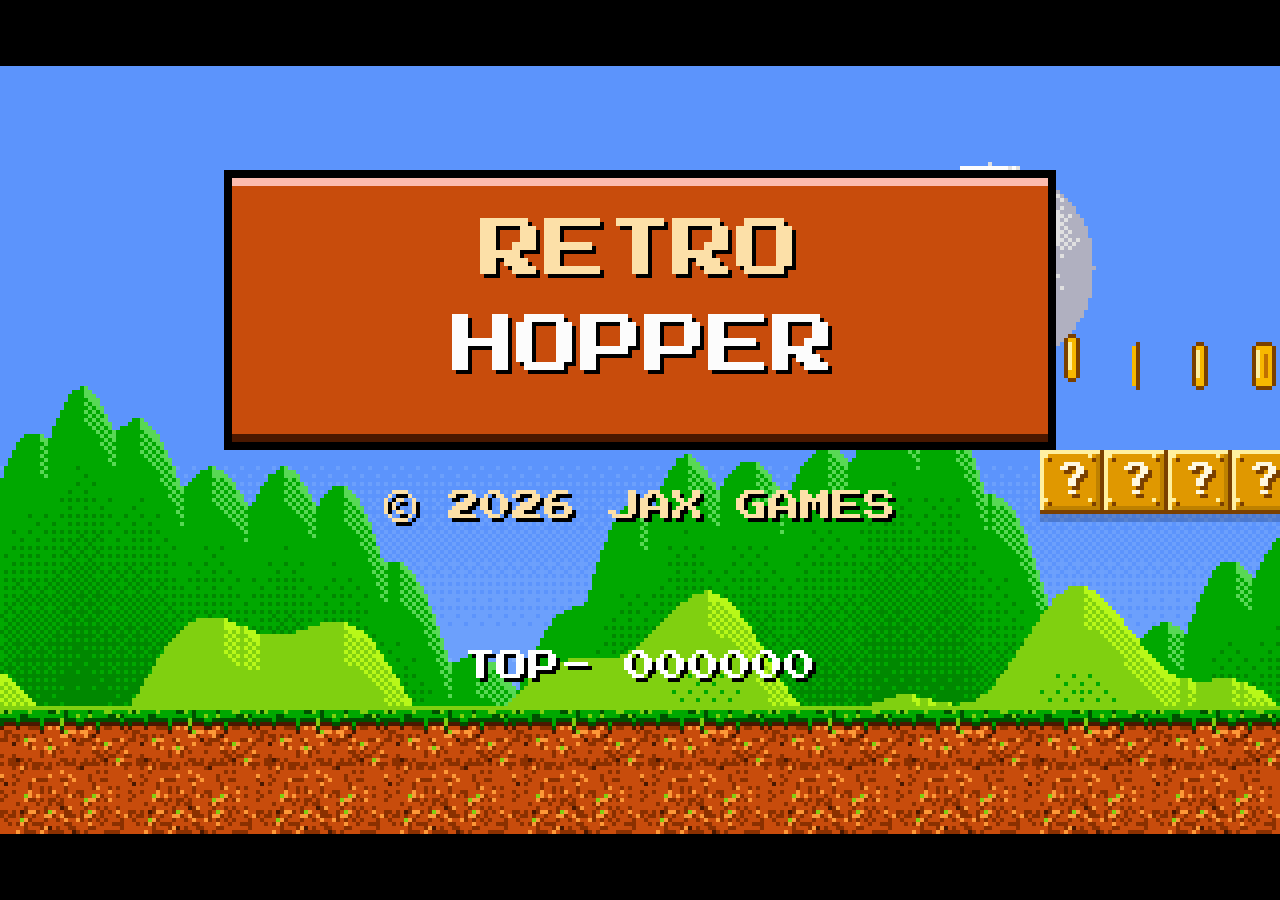
<file: retro/index.html>
<!doctype html>
<html lang="en">
<head>
<meta charset="utf-8">
<meta name="viewport" content="width=device-width,initial-scale=1,user-scalable=no">
<title>Retro Hopper</title>
<link href="https://fonts.googleapis.com/css2?family=Press+Start+2P&display=swap" rel="stylesheet">
<style>
  html,body{margin:0;height:100%;background:#000;overflow:hidden;touch-action:none}
  body{display:flex;align-items:center;justify-content:center}
  canvas{image-rendering:pixelated;image-rendering:crisp-edges;display:block}
  #pad{position:fixed;inset:auto 0 12px 0;display:none;justify-content:space-between;padding:0 16px;pointer-events:none}
  #pad div{display:flex;gap:12px}
  #pad button{pointer-events:auto;width:64px;height:64px;border-radius:50%;border:3px solid #fff8;background:#fff2;
    color:#fff;font:14px 'Press Start 2P',monospace;user-select:none;-webkit-user-select:none}
  @media (pointer:coarse){#pad{display:flex}}
</style>
</head>
<body>
<canvas id="c"></canvas>
<div id="pad">
  <div><button data-k="ArrowLeft">&#9664;</button><button data-k="ArrowRight">&#9654;</button></div>
  <div><button data-k="ShiftLeft">B</button><button data-k="Space">A</button></div>
</div>
<script>
'use strict';
const W = 320, H = 192, T = 16, LH = 12;
const cv = document.getElementById('c'), ctx = cv.getContext('2d');
cv.width = W; cv.height = H;
function resize() {
  const s = Math.max(1, Math.min(innerWidth / W, innerHeight / H));
  const k = s >= 2 ? Math.floor(s) : s;
  cv.style.width = W * k + 'px'; cv.style.height = H * k + 'px';
}
addEventListener('resize', resize); resize();

// ---------- utilities ----------
function rng(seed) { return () => { seed |= 0; seed = seed + 0x6D2B79F5 | 0; let t = Math.imul(seed ^ seed >>> 15, 1 | seed);
  t = t + Math.imul(t ^ t >>> 7, 61 | t) ^ t; return ((t ^ t >>> 14) >>> 0) / 4294967296; }; }
const BAYER = [0,8,2,10,12,4,14,6,3,11,1,9,15,7,13,5].map(v => v / 16);
const bay = (x, y) => BAYER[(y & 3) * 4 + (x & 3)];
function mkCanvas(w, h, fn) { const c = document.createElement('canvas'); c.width = w; c.height = h;
  const g = c.getContext('2d'); fn(g); return c; }
function px(g, x, y, c) { g.fillStyle = c; g.fillRect(x, y, 1, 1); }
const clamp = (v, a, b) => v < a ? a : v > b ? b : v;

// ---------- audio ----------
let AC = null;
function beep(f, d, type = 'square', slide = 0, vol = 0.08) {
  try {
    AC = AC || new (window.AudioContext || window.webkitAudioContext)();
    const o = AC.createOscillator(), g = AC.createGain(), t = AC.currentTime;
    o.type = type; o.frequency.setValueAtTime(f, t);
    if (slide) o.frequency.exponentialRampToValueAtTime(Math.max(20, f + slide), t + d);
    g.gain.setValueAtTime(vol, t); g.gain.exponentialRampToValueAtTime(0.0001, t + d);
    o.connect(g); g.connect(AC.destination); o.start(t); o.stop(t + d);
  } catch (e) { /* audio unavailable */ }
}
const SFX = {
  jump: () => beep(300, 0.18, 'square', 500),
  coin: () => { beep(988, 0.08); setTimeout(() => beep(1319, 0.25), 70); },
  stomp: () => beep(200, 0.12, 'triangle', -150, 0.15),
  brk: () => beep(120, 0.2, 'sawtooth', -80, 0.1),
  bump: () => beep(150, 0.08, 'triangle', 0, 0.12),
  die: () => { [494, 466, 440, 415].forEach((f, i) => setTimeout(() => beep(f, 0.2), i * 180)); },
  launch: () => beep(80, 1.4, 'sawtooth', 600, 0.1),
  power: () => [523, 659, 784, 1047, 1319].forEach((f, i) => setTimeout(() => beep(f, 0.08, 'square', 0, 0.06), i * 55)),
  shrink: () => [784, 587, 440, 330].forEach((f, i) => setTimeout(() => beep(f, 0.08, 'square', 0, 0.06), i * 60)),
  sprout: () => beep(260, 0.35, 'square', 520, 0.05),
  flag: () => [392, 523, 659, 784, 1047].forEach((f, i) => setTimeout(() => beep(f, 0.12, 'square', 0, 0.06), i * 110)),
  tick: () => beep(1760, 0.03, 'square', 0, 0.03),
};

// ---------- original chiptune soundtrack (one loop per world) ----------
// Each song: 32-step (16th-note) loops; 0 = rest. MIDI note numbers.
const SONGS = [
  { bpm: 150, // overworld: bouncy major
    lead: [72,0,76,0,79,0,76,0, 77,0,81,0,79,77,76,0, 74,0,77,0,81,0,79,0, 76,74,72,0,74,0,0,0],
    bass: [48,0,55,0,48,0,55,0, 53,0,60,0,53,0,60,0, 50,0,57,0,50,0,57,0, 55,0,55,0,43,0,47,0] },
  { bpm: 120, // underground: sparse minor plinks
    lead: [69,0,0,72,0,0,76,0, 0,0,74,0,72,0,0,0, 67,0,0,71,0,0,74,0, 0,0,72,0,71,0,0,0],
    bass: [45,0,0,0,45,0,0,0, 45,0,0,0,52,0,0,0, 43,0,0,0,43,0,0,0, 43,0,0,0,50,0,0,0] },
  { bpm: 140, // sunset heights: lilting waltz-ish
    lead: [74,0,0,76,78,0,81,0, 0,0,78,0,76,0,74,0, 71,0,0,74,76,0,78,0, 0,0,76,0,74,0,0,0],
    bass: [50,0,57,0,62,0,57,0, 50,0,57,0,62,0,57,0, 47,0,54,0,59,0,54,0, 45,0,52,0,57,0,52,0] },
  { bpm: 132, // castle: tense chromatic
    lead: [64,65,64,0,63,64,63,0, 62,63,62,0,61,62,61,0, 64,0,67,0,70,0,69,0, 68,0,67,0,66,0,65,0],
    bass: [40,0,40,0,40,0,40,0, 41,0,41,0,41,0,41,0, 40,0,40,0,40,0,40,0, 39,0,39,0,39,0,39,0] },
];
let musicOn = false, musicSong = 0, musicStep = 0, musicNext = 0, musicHurry = 1;
const mtof = m => 440 * Math.pow(2, (m - 69) / 12);
function chipNote(t, m, dur, type, vol) {
  const o = AC.createOscillator(), g = AC.createGain(); o.type = type; o.frequency.value = mtof(m);
  g.gain.setValueAtTime(vol, t); g.gain.setValueAtTime(vol, t + dur * 0.7); g.gain.linearRampToValueAtTime(0.0001, t + dur);
  o.connect(g); g.connect(AC.destination); o.start(t); o.stop(t + dur + 0.02);
}
function startMusic(i) { try { AC = AC || new (window.AudioContext || window.webkitAudioContext)(); if (AC.state === 'suspended') AC.resume();
  musicSong = i; musicStep = 0; musicNext = AC.currentTime + 0.1; musicOn = true; musicHurry = 1; } catch (e) {} }
function stopMusic() { musicOn = false; }
setInterval(() => {
  if (!musicOn || !AC) return;
  const sg = SONGS[musicSong], sd = 60 / (sg.bpm * musicHurry) / 4;
  while (musicNext < AC.currentTime + 0.15) {
    const i = musicStep % 32, L = sg.lead[i], B = sg.bass[i];
    if (L) chipNote(musicNext, L, sd * 1.8, 'square', 0.035);
    if (B) chipNote(musicNext, B, sd * 1.9, 'triangle', 0.12);
    if (musicSong !== 1 && i % 4 === 0) { try { const n = AC.createOscillator(), g = AC.createGain(); n.type = 'square'; n.frequency.value = 90;
      g.gain.setValueAtTime(0.03, musicNext); g.gain.exponentialRampToValueAtTime(0.0001, musicNext + 0.04); n.connect(g); g.connect(AC.destination); n.start(musicNext); n.stop(musicNext + 0.05); } catch (e) {} }
    musicNext += sd; musicStep++;
  }
}, 25);

// ---------- planets ----------
const PLANETS = [
  { name: '1-1', theme: 'OVERWORLD', g: 0.32, acc: 0.2, fric: 0.82,
    sky: ['#5c94fc', '#5c94fc', '#5c94fc', '#6ca0fc', '#7cacfc'], stars: 0,
    top: ['#00a800', '#80d010', '#005000'], soil: ['#c84c0c', '#8a3000', '#fc9838', '#4a1800'],
    brick: ['#c84c0c', '#000000', '#fcbcb0'], pipe: ['#00a800', '#b8f818', '#005000'],
    moon: ['#fcfcfc', '#e0e0e0', '#b0b0c0'], rings: false,
    mtn: ['#00a800', '#008800', '#58d854'], hill: ['#80d010', '#00a800', '#b8f818'],
    enemy: ['#c84c0c', '#fc9838', '#4a1800'], liquid: ['#2038ec', '#5c94fc'] },
  { name: '1-2', theme: 'UNDERGROUND', g: 0.32, acc: 0.2, fric: 0.82,
    sky: ['#000000', '#000000', '#000000', '#000000', '#000410'], stars: 0,
    top: ['#0070ec', '#3cbcfc', '#00306a'], soil: ['#0058b8', '#00306a', '#3cbcfc', '#001838'],
    brick: ['#0070ec', '#000000', '#a4e4fc'], pipe: ['#00a800', '#b8f818', '#005000'],
    moon: ['#000000', '#000000', '#000000'], rings: false,
    mtn: ['#00081a', '#000410', '#001030'], hill: ['#001030', '#000818', '#002050'],
    enemy: ['#0070ec', '#3cbcfc', '#001838'], liquid: ['#000000', '#101830'] },
  { name: '1-3', theme: 'SUNSET HEIGHTS', g: 0.32, acc: 0.2, fric: 0.82,
    sky: ['#402080', '#a03878', '#e45c10', '#fc9838', '#fce0a8'], stars: 0.3,
    top: ['#fc9838', '#fce0a8', '#a84000'], soil: ['#a84000', '#6a2800', '#fc9838', '#3a1000'],
    brick: ['#e45c10', '#3a1000', '#fce0a8'], pipe: ['#00a800', '#b8f818', '#005000'],
    moon: ['#fce0a8', '#fc9838', '#e45c10'], rings: false,
    mtn: ['#6a2860', '#4a1848', '#9a4878'], hill: ['#3a1040', '#280830', '#5a2060'],
    enemy: ['#00a800', '#80d010', '#005000'], liquid: ['#402080', '#a03878'] },
  { name: '1-4', theme: 'CASTLE', g: 0.32, acc: 0.2, fric: 0.82,
    sky: ['#000000', '#000000', '#100000', '#200000', '#300800'], stars: 0,
    top: ['#bcbcbc', '#fcfcfc', '#7c7c7c'], soil: ['#7c7c7c', '#4c4c4c', '#bcbcbc', '#ff6010'],
    brick: ['#7c7c7c', '#000000', '#bcbcbc'], pipe: ['#7c7c7c', '#bcbcbc', '#3c3c3c'],
    moon: ['#200000', '#200000', '#200000'], rings: false,
    mtn: ['#140000', '#0a0000', '#200404'], hill: ['#1c0404', '#100000', '#301010'],
    enemy: ['#7c7c7c', '#fcfcfc', '#2c2c2c'], liquid: ['#d82800', '#fc9838'] },
];


// ---------- sprites ----------
const PLAYER_PAL = { K: '#1a0f0f', R: '#d82800', L: '#ff7a58', r: '#881400', S: '#fcb48c', s: '#c87850',
  H: '#5a2a08', B: '#2a44ec', b: '#101c80', Y: '#fce0a8', N: '#6b3a10', W: '#ffffff' };
const P_TOP = [
  '...KKKKK....', '..KRLLRRKK..', '.KRRRRRRrrK.', '.KHHHSSKSK..', 'KHSHSSSKSSK.', 'KHSHHSSSKsSK',
  '.KHSSSSKKKK.', '..KKSSSSsK..', '..KRRBRRK...', '.KRRRBRRrK..', 'KSSRBYYBRSSK', 'KSsBBbbBBsSK'];
const P_LEGS = [
  ['.KKBBBBBBKK.', '..KBBBKBbBK.', '.KNNNK.KNNNK', 'KNNNNK.KNNNK'],
  ['.KBBBBBBbK..', 'KBBBK.KBbBK.', 'KNNK...KNNK.', '.KNNK..KNNNK'],
  ['..KBBBBbK...', '..KBBKBbK...', '..KNNKNNK...', '.KNNNKNNNK..'],
];
const P_JUMP_TOP = P_TOP.slice(0, 8).concat(['SKRRBRRK....', 'SKRRRBRRrK..', '.KKRBYYBRSSK', '..KBBbbBBsSK']);
const ENEMY = [
  '....KKKK....', '..KKAAAAKK..', '.KALLAAAAAK.', '.KAWWAAWWAK.', 'KAAWKAAWKAAK', 'KAAWKAAWKAAK',
  'KaAAAAAAAAaK', 'KaaAKKKKAaaK', '.KaaaaaaaaK.', '..KKaKKaKK..'];
const E_FEET = [['.KDDK..KDDK.', '.KKK....KKK.'], ['..KDDK.KDDK.', '..KKK...KKK.']];
function sprite(rows, pal) {
  return mkCanvas(12, rows.length, g => rows.forEach((r, y) => {
    for (let x = 0; x < 12; x++) { const ch = r[x] || '.'; if (ch !== '.' && pal[ch]) px(g, x, y, pal[ch]); }
  }));
}
const PLAYER_FR = {
  idle: sprite(P_TOP.concat(P_LEGS[0]), PLAYER_PAL),
  run: [sprite(P_TOP.concat(P_LEGS[1]), PLAYER_PAL), sprite(P_TOP.concat(P_LEGS[2]), PLAYER_PAL)],
  jump: sprite(P_JUMP_TOP.concat(P_LEGS[1]), PLAYER_PAL),
};

// ---------- per-planet art ----------
let ART = null;
function buildArt(p, seed) {
  const R = rng(seed);
  const soilPx = (g, x, y, deep) => {
    const r = R(), d = y / 16;
    let c = r < 0.07 ? p.soil[2] : r < 0.18 + d * 0.25 ? p.soil[1] : p.soil[0];
    if (r > 0.985) c = p.soil[3];
    if (deep && bay(x, y) < 0.25 && y > 12) c = p.soil[1];
    px(g, x, y, c);
  };
  const pebbles = g => { for (let i = 0; i < 3; i++) { const x = 1 + (R() * 13 | 0), y = 6 + (R() * 8 | 0);
    g.fillStyle = p.soil[2]; g.fillRect(x, y, 2, 2); px(g, x + 1, y + 1, p.soil[1]); px(g, x, y, p.top[1]); } };
  const groundTop = () => mkCanvas(T, T, g => {
    const drip = []; for (let x = 0; x < T; x++) drip[x] = 3 + (R() < 0.35 ? 1 + (R() * 2 | 0) : 0);
    for (let y = 0; y < T; y++) for (let x = 0; x < T; x++) {
      if (y === 0) px(g, x, y, p.top[1]);
      else if (y < drip[x]) px(g, x, y, R() < 0.2 ? p.top[1] : R() < 0.2 ? p.top[2] : p.top[0]);
      else if (y === drip[x]) px(g, x, y, p.top[2]);
      else if (y === drip[x] + 1) px(g, x, y, p.soil[3] === '#ff6010' ? p.soil[1] : p.soil[3]);
      else soilPx(g, x, y, true);
    }
    pebbles(g);
  });
  const groundFill = () => mkCanvas(T, T, g => {
    for (let y = 0; y < T; y++) for (let x = 0; x < T; x++) soilPx(g, x, y, false); pebbles(g);
  });
  const brick = mkCanvas(T, T, g => {
    for (let y = 0; y < T; y++) for (let x = 0; x < T; x++) {
      const vx = y < 8 ? 15 : 7, ly = y % 8;
      let c = p.brick[0];
      if (ly === 7 || x === vx) c = p.brick[1];
      else if (ly === 0 || x === (vx + 1) % 16) c = p.brick[2];
      else if (ly === 6 || x === vx - 1) c = shade(p.brick[0], -0.25);
      else if (R() < 0.08) c = shade(p.brick[0], R() < 0.5 ? 0.12 : -0.12);
      px(g, x, y, c);
    }
  });
  const Q = ['.XXXX.', 'XX..XX', '....XX', '...XX.', '..XX..', '..XX..', '......', '..XX..'];
  const qblock = [0, 1, 2].map(k => mkCanvas(T, T, g => {
    const base = ['#f8b800', '#ffd040', '#e09800'][k];
    g.fillStyle = base; g.fillRect(0, 0, T, T);
    g.fillStyle = '#fff0a0'; g.fillRect(0, 0, T, 1); g.fillRect(0, 0, 1, T);
    g.fillStyle = '#7a4000'; g.fillRect(0, 15, T, 1); g.fillRect(15, 0, 1, T);
    g.fillStyle = shade(base, -0.15); g.fillRect(1, 14, 14, 1); g.fillRect(14, 1, 1, 14);
    [[2, 2], [13, 2], [2, 13], [13, 13]].forEach(([x, y]) => { px(g, x, y, '#7a4000'); px(g, x - 1, y - 1, '#fff0a0'); });
    Q.forEach((r, y) => [...r].forEach((ch, x) => { if (ch === 'X') { px(g, 6 + x, 4 + y, '#7a4000'); px(g, 5 + x, 3 + y, '#fff8e0'); } }));
  }));
  const used = mkCanvas(T, T, g => {
    for (let y = 0; y < T; y++) for (let x = 0; x < T; x++)
      px(g, x, y, x === 15 || y === 15 ? '#3a2008' : x === 0 || y === 0 ? '#c08850' : R() < 0.1 ? '#8a5a30' : '#a06a38');
    [[3, 3], [12, 3], [3, 12], [12, 12]].forEach(([x, y]) => { px(g, x, y, '#3a2008'); px(g, x - 1, y - 1, '#e0b080'); });
  });
  const pipeCol = x => x === 0 || x === 15 ? '#10080a' : x < 3 ? p.pipe[2] : x < 6 ? p.pipe[1] : x < 8 ? p.pipe[0] : x < 12 ? shade(p.pipe[0], -0.1) : p.pipe[2];
  const pipeBody = mkCanvas(T, T, g => { for (let y = 0; y < T; y++) for (let x = 0; x < T; x++)
    px(g, x, y, bay(x, y) < 0.15 && x > 8 && x < 14 ? p.pipe[2] : pipeCol(x)); });
  const pipeTop = mkCanvas(T, T, g => { for (let y = 0; y < T; y++) for (let x = 0; x < T; x++) {
    let c = pipeCol(x);
    if (y === 0 || y === 7) c = '#10080a'; else if (y === 1) c = p.pipe[1]; else if (y === 6) c = p.pipe[2];
    px(g, x, y, c); } });
  // background layers
  const sky = mkCanvas(W, H, g => {
    const n = p.sky.length - 1;
    for (let y = 0; y < H; y++) { const t = (y / H) * n, i = Math.floor(t), f = t - i;
      for (let x = 0; x < W; x++) px(g, x, y, p.sky[Math.min(n, f > bay(x, y) ? i + 1 : i)]); }
    const nStars = (140 * p.stars) | 0;
    for (let i = 0; i < nStars; i++) { const x = R() * W | 0, y = R() * H * 0.55 | 0, b = R();
      px(g, x, y, b > 0.9 ? '#ffffff' : b > 0.6 ? '#c0c8ff' : '#6870a0');
      if (b > 0.97) { px(g, x - 1, y, '#8088c0'); px(g, x + 1, y, '#8088c0'); px(g, x, y - 1, '#8088c0'); px(g, x, y + 1, '#8088c0'); } }
  });
  const moon = mkCanvas(96, 96, g => {
    const r = 26, cx = 48, cy = 48;
    if (p.rings) ring(g, cx, cy, r, false);
    for (let y = -r; y <= r; y++) for (let x = -r; x <= r; x++) {
      const d = x * x + y * y; if (d > r * r) continue;
      const z = Math.sqrt(r * r - d);
      let l = (-x * 0.55 - y * 0.55 + z * 0.65) / r;
      l += Math.sin(y * 0.45 + Math.sin(x * 0.2) * 2) * 0.09;
      const crater = (Math.sin(x * 0.7) * Math.cos(y * 0.6)) > 0.8 ? -0.25 : 0;
      const v = clamp(Math.floor((l + crater) * 2.6 + bay(x + 64, y + 64)), 0, 2);
      px(g, cx + x, cy + y, p.moon[2 - v]);
    }
    if (p.rings) ring(g, cx, cy, r, true);
  });
  function ring(g, cx, cy, r, front) {
    for (let a = 0; a < Math.PI * 2; a += 0.004) for (let k = 0; k < 6; k++) {
      const rr = r * 1.45 + k * 1.6, x = Math.cos(a) * rr, y = Math.sin(a) * rr * 0.28 - Math.cos(a) * rr * 0.15;
      if ((y > 0) !== front) continue;
      px(g, Math.round(cx + x), Math.round(cy + y), k % 3 === 1 ? p.moon[1] : k === 5 ? p.moon[2] : p.moon[0]);
    }
  }
  const ridge = (colors, base, amp, freq, seedOff, bumpy) => mkCanvas(512, H, g => {
    const hts = []; for (let x = 0; x < 512; x++) {
      const t = x / 512 * Math.PI * 2;
      let h = Math.sin(t * freq + seedOff) * amp + Math.sin(t * freq * 2.3 + seedOff * 2) * amp * 0.45;
      if (!bumpy) h += Math.abs(Math.sin(t * freq * 5.1 + seedOff)) * amp * 0.35;
      hts.push(Math.round(base - h));
    }
    for (let x = 0; x < 512; x++) {
      const top = hts[x], slope = hts[(x + 1) % 512] - hts[(x + 511) % 512];
      for (let y = top; y < H; y++) {
        let c = colors[0];
        if (y - top < 2) c = slope > 0 ? colors[2] : colors[0];
        else if (slope > 0 && y - top < 10 && bay(x, y) < 0.5) c = colors[2];
        else if ((y - top) / 60 > bay(x, y) + 0.3) c = colors[1];
        px(g, x, y, c);
      }
    }
  });
  const mtn = ridge(p.mtn, 120, 26, 3, seed % 7, false);
  const hill = ridge(p.hill, 150, 14, 5, seed % 5 + 1, true);
  const enemy = [0, 1].map(k => sprite(ENEMY.concat(E_FEET[k]),
    { K: '#120808', A: p.enemy[0], L: p.enemy[1], a: p.enemy[2], D: shade(p.enemy[2], -0.3), W: '#ffffff' }));
  return { top: [groundTop(), groundTop()], fill: [groundFill(), groundFill()], brick, qblock, used,
    pipeBody, pipeTop, sky, moon, mtn, hill, enemy };
}
function shade(hex, amt) {
  const n = parseInt(hex.slice(1), 16), f = v => clamp(Math.round(v + (amt > 0 ? (255 - v) * amt : v * amt)), 0, 255);
  return '#' + [f(n >> 16), f(n >> 8 & 255), f(n & 255)].map(v => v.toString(16).padStart(2, '0')).join('');
}

// ---------- level ----------
const SOLID = [false, true, true, true, true, true, true];
// 0 empty, 1 ground, 2 brick, 3 question, 4 used, 5 pipe body, 6 pipe top
let LW = 0, map = null, enemies = [], coins = [], parts = [], bumps = [], rocket = null, items = [];
function genLevel(idx) {
  const R = rng(idx * 977 + 13), diff = Math.min(idx, 8);
  LW = 150 + diff * 15;
  map = new Uint8Array(LW * LH); enemies = []; coins = []; parts = []; bumps = [];
  const set = (x, y, v) => { if (x >= 0 && x < LW && y >= 0 && y < LH) map[y * LW + x] = v; };
  for (let x = 0; x < LW; x++) { set(x, 10, 1); set(x, 11, 1); }
  let x = 18;
  while (x < LW - 24) {
    const r = R();
    if (r < 0.2) {
      const w = 2 + (R() * (2 + Math.min(diff, 2)) | 0);
      for (let i = 0; i < w; i++) { set(x + i, 10, 0); set(x + i, 11, 0); }
      if (R() < 0.6) for (let i = 0; i < w; i++) coins.push({ x: (x + i) * T + 4, y: 6 * T, t: R() * 6 });
      x += w + 4;
    } else if (r < 0.36) {
      const h = 2 + (R() * 2 | 0);
      for (let y = 10 - h; y < 10; y++) set(x, y, y === 10 - h ? 6 : 5);
      x += 7;
    } else if (r < 0.62) {
      const len = 3 + (R() * 4 | 0), row = R() < 0.5 ? 6 : 7;
      for (let i = 0; i < len; i++) set(x + i, row, R() < 0.35 ? 3 : 2);
      if (R() < 0.5) for (let i = 0; i < len; i++) coins.push({ x: (x + i) * T + 4, y: (row - 2) * T + 4, t: i });
      if (R() < 0.4) { const len2 = 2 + (R() * 3 | 0); for (let i = 0; i < len2; i++) set(x + 1 + i, row - 4, R() < 0.5 ? 3 : 2); }
      x += len + 3;
    } else if (r < 0.78) {
      for (let s = 0; s < 4; s++) for (let y = 9 - s; y < 10; y++) set(x + s, y, 2);
      for (let s = 0; s < 4; s++) for (let y = 6 + s; y < 10; y++) set(x + 6 + s, y, 2);
      set(x + 4, 6, 2); set(x + 5, 6, 2);
      x += 12;
    } else {
      for (let i = 0; i < 5; i++) coins.push({ x: (x + i) * T + 4, y: (8 - Math.round(Math.sin(i / 4 * Math.PI) * 2)) * T, t: i });
      x += 6;
    }
    if (R() < 0.35 + diff * 0.06) {
      const ex = x - 2;
      if (map[10 * LW + ex] === 1 && map[9 * LW + ex] === 0)
        enemies.push({ x: ex * T + 2, y: 10 * T - 11, w: 12, h: 11, vx: -0.5 - diff * 0.05, vy: 0, dead: 0, active: false });
    }
  }
  for (let x = LW - 16; x < LW; x++) { set(x, 10, 1); set(x, 11, 1); for (let y = 0; y < 10; y++) set(x, y, 0); }
  for (let s = 0; s < 4; s++) for (let y = 9 - s; y < 10; y++) set(LW - 16 + s, y, 2);
  set(LW - 10, 9, 4);
  rocket = { x: (LW - 10) * T + 7, y: 1 * T, w: 2, h: 8 * T, flagY: 1 * T + 2, castle: (LW - 6) * T };
  items = [];
}
const tileAt = (tx, ty) => (tx < 0 || tx >= LW) ? 1 : (ty < 0 || ty >= LH) ? 0 : map[ty * LW + tx];
const solidAt = (tx, ty) => SOLID[tileAt(tx, ty)];

function moveX(o) {
  o.x += o.vx; o.hitWall = false;
  const y0 = Math.floor(o.y / T), y1 = Math.floor((o.y + o.h - 0.01) / T);
  if (o.vx > 0) { const tx = Math.floor((o.x + o.w - 0.01) / T);
    for (let ty = y0; ty <= y1; ty++) if (solidAt(tx, ty)) { o.x = tx * T - o.w; o.vx = 0; o.hitWall = true; break; } }
  else if (o.vx < 0) { const tx = Math.floor(o.x / T);
    for (let ty = y0; ty <= y1; ty++) if (solidAt(tx, ty)) { o.x = (tx + 1) * T; o.vx = 0; o.hitWall = true; break; } }
}
function moveY(o) {
  o.y += o.vy; o.onG = false; let head = null;
  const x0 = Math.floor(o.x / T), x1 = Math.floor((o.x + o.w - 0.01) / T);
  if (o.vy > 0) { const ty = Math.floor((o.y + o.h - 0.01) / T);
    for (let tx = x0; tx <= x1; tx++) if (solidAt(tx, ty) && ty >= 0) { o.y = ty * T - o.h; o.vy = 0; o.onG = true; break; } }
  else if (o.vy < 0) { const ty = Math.floor(o.y / T);
    let best = null, bestOv = -1;
    for (let tx = x0; tx <= x1; tx++) if (solidAt(tx, ty) && ty >= 0) {
      const ov = Math.min(o.x + o.w, (tx + 1) * T) - Math.max(o.x, tx * T);
      if (ov > bestOv) { bestOv = ov; best = [tx, ty]; } }
    if (best) { o.y = (best[1] + 1) * T; o.vy = 0; head = best; } }
  return head;
}

// ---------- game state ----------
const keys = {}, pressed = {};
addEventListener('keydown', e => { if (!keys[e.code]) pressed[e.code] = true; keys[e.code] = true;
  if (['Space', 'ArrowUp', 'ArrowDown', 'ArrowLeft', 'ArrowRight'].includes(e.code)) e.preventDefault(); });
addEventListener('keyup', e => { keys[e.code] = false; });
document.querySelectorAll('#pad button').forEach(b => {
  const k = b.dataset.k;
  const on = e => { e.preventDefault(); if (!keys[k]) pressed[k] = true; keys[k] = true; };
  const off = e => { e.preventDefault(); keys[k] = false; };
  b.addEventListener('touchstart', on); b.addEventListener('touchend', off); b.addEventListener('touchcancel', off);
  b.addEventListener('mousedown', on); b.addEventListener('mouseup', off); b.addEventListener('mouseleave', off);
});
cv.addEventListener('touchstart', e => { pressed.Enter = true; e.preventDefault(); });
const down = (...c) => c.some(k => keys[k]);
const hit = (...c) => c.some(k => pressed[k]);

let topScore = (() => { try { return parseInt(localStorage.getItem('rh_top') || '0', 10) || 0; } catch (e) { return 0; } })();
let state = 'title', timer = 0, frame = 0, level = 0, planet = PLANETS[0];
let score = 0, coinCount = 0, lives = 3, camX = 0, player = null, timeLeft = 300;

function startLevel() {
  planet = PLANETS[level % PLANETS.length];
  ART = buildArt(planet, level * 31 + 7);
  genLevel(level);
  const wasBig = player && player.keepBig;
  player = { x: 3 * T, y: 10 * T - 15, w: 10, h: 15, vx: 0, vy: 0, onG: false, face: 1, anim: 0, coyote: 0, jbuf: 0, big: !!wasBig, inv: 0 };
  camX = 0; state = 'intro'; timer = 150; timeLeft = 300; stopMusic();
}
function killPlayer() {
  if (state !== 'play') return;
  state = 'dead'; timer = 150; player.vy = -5; player.big = false; stopMusic(); SFX.die();
}
function addParts(x, y, n, colors, spread = 2, up = 3, g = 0.2, life = 40) {
  for (let i = 0; i < n; i++) parts.push({ x, y, vx: (Math.random() - 0.5) * spread * 2, vy: -Math.random() * up,
    g, life: life * (0.6 + Math.random() * 0.4), c: colors[i % colors.length], s: Math.random() < 0.3 ? 2 : 1 });
}

function update() {
  frame++;
  if (state === 'title') { if (hit('Enter', 'Space')) { score = 0; coinCount = 0; lives = 3; level = 0; player = null; render.bg = null; startLevel(); } return; }
  if (state === 'over') { topScore = Math.max(topScore, score); try { localStorage.setItem('rh_top', topScore); } catch (e) {} if (hit('Enter', 'Space') && timer <= 0) state = 'title'; timer--; return; }
  if (state === 'intro') { if (--timer <= 0) { state = 'play'; startMusic(level % SONGS.length); } return; }
    if (state === 'dead') {
    player.vy += 0.25; player.y += player.vy;
    if (--timer <= 0) { lives--; player.keepBig = false; if (lives <= 0) { state = 'over'; timer = 60; } else startLevel(); }
    return;
  }
  if (state === 'flag') {
    const p = player; timer--;
    if (rocket.flagY < 9 * T - 10) rocket.flagY += 2;
    if (p.y + p.h < 10 * T && timer > 60) { p.y = Math.min(p.y + 2.2, 10 * T - p.h); p.x = rocket.x - p.w + 1; p.face = 1; }
    else { p.face = 1; p.vx = 1.2; p.vy += 0.32; moveX(p); moveY(p); p.anim += 0.15; }
    if (p.x > rocket.castle + 24) p.hidden = true;
    if (timer <= 0) {
      if (timeLeft > 0) { const d = Math.min(timeLeft, 5); timeLeft -= d; score += d * 50; if (frame % 3 === 0) SFX.tick(); timer = 1; }
      else { player.keepBig = player.big; level++; startLevel(); }
    }
    camX = clamp(Math.max(camX, p.x - W * 0.4), 0, LW * T - W); updateParts(); return;
  }
  // --- player ---
  const p = player, pl = planet;
  if (frame % 24 === 0) { timeLeft--; if (timeLeft === 100) { musicHurry = 1.35; SFX.flag(); } if (timeLeft <= 0) { killPlayer(); return; } }
  if (p.inv > 0) p.inv--;
  const left = down('ArrowLeft', 'KeyA'), right = down('ArrowRight', 'KeyD');
  const run = down('ShiftLeft', 'ShiftRight', 'KeyX', 'KeyJ');
  const maxV = run ? 3 : 1.8, acc = p.onG ? pl.acc : pl.acc * 0.7;
  if (left && !right) { p.vx = Math.max(-maxV, p.vx - acc); p.face = -1; }
  else if (right && !left) { p.vx = Math.min(maxV, p.vx + acc); p.face = 1; }
  else p.vx *= p.onG ? pl.fric : 0.97;
  if (Math.abs(p.vx) > maxV) p.vx *= 0.95;
  if (Math.abs(p.vx) < 0.03) p.vx = 0;
  p.coyote = p.onG ? 6 : p.coyote - 1;
  p.jbuf = hit('Space', 'ArrowUp', 'KeyW', 'KeyZ', 'KeyK') ? 8 : p.jbuf - 1;
  if (p.jbuf > 0 && p.coyote > 0) {
    p.vy = -(5.4 + Math.abs(p.vx) * 0.25) * Math.sqrt(pl.g / 0.32) * (pl.g < 0.25 ? 0.95 : 1);
    p.coyote = 0; p.jbuf = 0; SFX.jump();
  }
  const holding = down('Space', 'ArrowUp', 'KeyW', 'KeyZ', 'KeyK');
  p.vy += p.vy < 0 && !holding ? pl.g * 2.2 : pl.g;
  p.vy = Math.min(p.vy, 7);
  moveX(p);
  const head = moveY(p);
  if (head) bumpTile(head[0], head[1]);
  if (p.x < camX) { p.x = camX; p.vx = Math.max(0, p.vx); }
  if (p.y > H + 24) { killPlayer(); return; }
  p.anim += Math.abs(p.vx) * 0.12;
  if (p.onG && Math.abs(p.vx) > 2.2 && frame % 6 === 0) addParts(p.x + 5, p.y + p.h, 1, [pl.top[1], pl.soil[2]], 0.5, 0.8, 0.1, 20);

  // --- enemies ---
  for (const e of enemies) {
    if (!e.active) { if (e.x < camX + W + 32) e.active = true; else continue; }
    if (e.dead) { e.dead--; continue; }
    e.vy = Math.min(e.vy + pl.g, 6);
    const vx = e.vx; moveX(e); if (e.hitWall) e.vx = -vx;
    moveY(e);
    if (e.y > H + 16) { e.dead = 1; e.gone = true; continue; }
    if (state === 'play' && p.x < e.x + e.w && p.x + p.w > e.x && p.y < e.y + e.h && p.y + p.h > e.y) {
      if (p.vy > 0 && p.y + p.h - p.vy <= e.y + 5) {
        e.dead = 30; e.squish = true; p.vy = holding ? -6 * Math.sqrt(pl.g / 0.32) : -3.5; score += 200; SFX.stomp();
        addParts(e.x + 6, e.y + 6, 8, [pl.enemy[0], pl.enemy[1], '#ffffff'], 1.5, 2);
        floatText(e.x, e.y - 4, '200');
      } else if (p.inv > 0) { /* invulnerable */ }
      else if (p.big) { p.big = false; p.inv = 100; SFX.shrink(); }
      else { killPlayer(); return; }
    }
  }
  enemies = enemies.filter(e => !(e.gone || (e.squish && e.dead <= 0)));

  // --- coins ---
  for (const c of coins) {
    if (c.taken) continue;
    if (p.x < c.x + 8 && p.x + p.w > c.x && p.y < c.y + 12 && p.y + p.h > c.y) {
      c.taken = true; coinCount++; score += 100; SFX.coin(); addParts(c.x + 4, c.y + 6, 6, ['#fff0a0', '#f8b800'], 1, 1.5, 0.05, 20);
      if (coinCount % 100 === 0) lives++;
    }
  }

  // --- mushrooms ---
  for (const it of items) {
    if (it.rise > 0) { it.rise--; it.y -= 0.5; continue; }
    it.vy = Math.min(it.vy + pl.g, 6); const vx = it.vx; moveX(it); if (it.hitWall) it.vx = -vx; moveY(it);
    if (it.y > H + 16) it.gone = true;
    if (p.x < it.x + it.w && p.x + p.w > it.x && p.y < it.y + it.h && p.y + p.h > it.y) {
      it.gone = true; score += 1000; floatText(it.x, it.y - 6, '1000');
      if (!p.big) { p.big = true; SFX.power(); } else { lives++; floatText(it.x, it.y - 14, '1UP'); SFX.power(); } }
  }
  items = items.filter(it => !it.gone);
  // --- flagpole ---
  if (p.x + p.w > rocket.x && p.x < rocket.x + 6 && p.y < rocket.y + rocket.h) {
    const bonus = p.y < 3 * T ? 5000 : p.y < 6 * T ? 2000 : 800;
    score += bonus; floatText(p.x + 12, p.y, String(bonus)); stopMusic(); SFX.flag();
    state = 'flag'; timer = 150; p.vx = 0; p.vy = 0; return;
  }

  camX = clamp(Math.max(camX, p.x - W * 0.4), 0, LW * T - W);
  updateParts();
  bumps = bumps.filter(b => ++b.t < 10);
}
function updateParts() {
  for (const q of parts) { q.vy += q.g; q.x += q.vx; q.y += q.vy; q.life--; }
  parts = parts.filter(q => q.life > 0);
}
const texts = [];
function floatText(x, y, s) { texts.push({ x, y, s, t: 40 }); }
function bumpTile(tx, ty) {
  const t = tileAt(tx, ty);
  if (t === 3 && ((tx * 7 + ty * 13 + level) % 5 === 0)) {
    map[ty * LW + tx] = 4; bumps.push({ tx, ty, t: 0 }); SFX.sprout();
    items.push({ x: tx * T + 2, y: ty * T, w: 12, h: 12, vx: 1, vy: 0, rise: 24 });
  } else if (t === 3) {
    map[ty * LW + tx] = 4; bumps.push({ tx, ty, t: 0 }); coinCount++; score += 100; SFX.coin();
    parts.push({ x: tx * T + 4, y: ty * T - 8, vx: 0, vy: -5, g: 0.35, life: 26, coin: true });
    floatText(tx * T, ty * T - 12, '100');
  } else if (t === 2) {
    if (Math.abs(player.vx) > 0 || true) {
      map[ty * LW + tx] = 0; score += 50; SFX.brk();
      for (let i = 0; i < 4; i++) parts.push({ x: tx * T + (i % 2) * 8, y: ty * T + (i >> 1) * 8, vx: (i % 2 ? 1.5 : -1.5),
        vy: -4 + (i >> 1) * 1.5, g: 0.3, life: 60, chunk: true });
      for (const e of enemies) if (!e.dead && Math.abs(e.x + 6 - (tx * T + 8)) < 12 && Math.abs(e.y + e.h - ty * T) < 3) {
        e.dead = 1; e.gone = true; score += 200; }
    }
  } else SFX.bump();
}

// ---------- rendering ----------
function drawFlag(f, cx) {
  const x = Math.round(f.x - cx);
  ctx.fillStyle = '#000'; ctx.fillRect(x - 1, f.y - 1, 4, f.h + 2);
  ctx.fillStyle = '#80d010'; ctx.fillRect(x, f.y, 2, f.h); ctx.fillStyle = '#b8f818'; ctx.fillRect(x, f.y, 1, f.h);
  ctx.fillStyle = '#000'; ctx.beginPath(); ctx.arc(x + 1, f.y - 3, 4, 0, 7); ctx.fill();
  ctx.fillStyle = '#00a800'; ctx.beginPath(); ctx.arc(x + 1, f.y - 3, 3, 0, 7); ctx.fill(); ctx.fillStyle = '#b8f818'; ctx.fillRect(x, f.y - 5, 1, 1);
  const fy = Math.round(f.flagY);   // pennant
  ctx.fillStyle = '#000'; ctx.beginPath(); ctx.moveTo(x, fy - 1); ctx.lineTo(x - 15, fy + 6); ctx.lineTo(x, fy + 13); ctx.fill();
  ctx.fillStyle = '#fcfcfc'; ctx.beginPath(); ctx.moveTo(x, fy); ctx.lineTo(x - 13, fy + 6); ctx.lineTo(x, fy + 12); ctx.fill();
  ctx.fillStyle = '#00a800'; ctx.fillRect(x - 6, fy + 4, 4, 4); ctx.fillStyle = '#d82800'; ctx.fillRect(x - 5, fy + 5, 2, 2);
  // castle
  const c = Math.round(f.castle - cx), gy = 10 * T;
  const br = (bx, by, w, h) => { for (let yy = 0; yy < h; yy += 4) for (let xx = 0; xx < w; xx += 8) {
    ctx.fillStyle = '#000'; ctx.fillRect(bx + xx + ((yy / 4) % 2 ? 4 : 0), by + yy, 8, 4); ctx.fillStyle = '#c84c0c'; ctx.fillRect(bx + xx + ((yy / 4) % 2 ? 4 : 0), by + yy, 7, 3); } };
  ctx.save(); ctx.beginPath(); ctx.rect(c, gy - 80, 80, 80); ctx.clip();
  br(c, gy - 40, 80, 40); br(c + 16, gy - 72, 48, 32);
  for (let i = 0; i < 5; i++) br(c + i * 16 + 2, gy - 46, 10, 6); for (let i = 0; i < 3; i++) br(c + 18 + i * 16, gy - 78, 10, 6);
  ctx.restore();
  ctx.fillStyle = '#000'; ctx.fillRect(c + 32, gy - 20, 16, 20); ctx.beginPath(); ctx.arc(c + 40, gy - 20, 8, Math.PI, 0); ctx.fill();
  ctx.fillRect(c + 26, gy - 62, 6, 10); ctx.fillRect(c + 48, gy - 62, 6, 10);
}
function drawMushroom(x, y) {
  ctx.fillStyle = '#000'; ctx.beginPath(); ctx.ellipse(x + 6, y + 5, 7, 6, 0, Math.PI, 0); ctx.fill(); ctx.fillRect(x - 1, y + 4, 14, 2);
  ctx.fillStyle = '#d82800'; ctx.beginPath(); ctx.ellipse(x + 6, y + 5, 6, 5, 0, Math.PI, 0); ctx.fill(); ctx.fillRect(x, y + 4, 12, 1);
  ctx.fillStyle = '#fcfcfc'; ctx.fillRect(x + 4, y + 1, 4, 2); ctx.fillRect(x + 1, y + 3, 2, 2); ctx.fillRect(x + 9, y + 3, 2, 2);
  ctx.fillStyle = '#000'; ctx.fillRect(x + 2, y + 6, 8, 6); ctx.fillStyle = '#fce0a8'; ctx.fillRect(x + 3, y + 6, 6, 5);
  ctx.fillStyle = '#000'; ctx.fillRect(x + 4, y + 7, 1, 2); ctx.fillRect(x + 7, y + 7, 1, 2);
}
function drawRocket(x, y, flame) {
  x = Math.round(x); y = Math.round(y);
  // fins
  ctx.fillStyle = '#10080a'; ctx.fillRect(x - 4, y + 26, 7, 14); ctx.fillRect(x + 15, y + 26, 7, 14);
  ctx.fillStyle = '#c02010'; ctx.fillRect(x - 3, y + 28, 5, 11); ctx.fillRect(x + 16, y + 28, 5, 11);
  ctx.fillStyle = '#ff6040'; ctx.fillRect(x - 3, y + 28, 2, 9); ctx.fillRect(x + 16, y + 28, 2, 9);
  // body
  const cols = ['#10080a', '#707888', '#c8d0e0', '#ffffff', '#f0f4ff', '#e0e6f4', '#c8d0e0', '#b0b8c8', '#a0a8b8', '#9098a8',
    '#8088a0', '#707890', '#606880', '#505870', '#404860', '#303848', '#202838', '#10080a'];
  for (let i = 0; i < 18; i++) {
    const nose = Math.round(14 * (1 - Math.sqrt(1 - Math.pow((i - 8.5) / 9, 2))));
    ctx.fillStyle = cols[i]; ctx.fillRect(x + i, y + nose, 1, 40 - nose);
    ctx.fillStyle = i < 3 || i > 14 ? '#801008' : ['#ff6040', '#e02818', '#c01808'][i < 7 ? 0 : i < 11 ? 1 : 2];
    ctx.fillRect(x + i, y + nose, 1, Math.max(0, 12 - nose));
  }
  // window
  ctx.fillStyle = '#10080a'; ctx.fillRect(x + 5, y + 15, 8, 8);
  ctx.fillStyle = '#2050a0'; ctx.fillRect(x + 6, y + 16, 6, 6);
  ctx.fillStyle = '#60b0ff'; ctx.fillRect(x + 6, y + 16, 3, 3);
  ctx.fillStyle = '#ffffff'; ctx.fillRect(x + 7, y + 17, 1, 1);
  ctx.fillStyle = '#404860'; ctx.fillRect(x, y + 30, 18, 1); ctx.fillRect(x, y + 36, 18, 1);
  if (flame) { const f = frame % 4 < 2;
    ctx.fillStyle = '#ff4010'; ctx.fillRect(x + 3, y + 40, 12, f ? 10 : 14);
    ctx.fillStyle = '#ffa020'; ctx.fillRect(x + 5, y + 40, 8, f ? 8 : 11);
    ctx.fillStyle = '#fff0a0'; ctx.fillRect(x + 7, y + 40, 4, f ? 5 : 7); }
}
function drawCoin(x, y, t) {
  const w = [6, 4, 2, 4][Math.floor(t) % 4]; x = Math.round(x + 4 - w / 2); y = Math.round(y);
  ctx.fillStyle = '#7a4000'; ctx.fillRect(x, y + 1, w, 10); ctx.fillRect(x + 1, y, Math.max(1, w - 2), 12);
  ctx.fillStyle = '#f8b800'; ctx.fillRect(x + (w > 2 ? 1 : 0), y + 1, Math.max(1, w - 2), 10);
  ctx.fillStyle = '#fff0a0'; if (w > 2) ctx.fillRect(x + 1, y + 2, 1, 7);
  if (w >= 6) { ctx.fillStyle = '#c07000'; ctx.fillRect(x + 3, y + 3, 1, 6); }
}
function drawLiquid() {
  const L = planet.liquid;
  for (let x = 0; x < W; x++) {
    const wx = x + Math.floor(camX), h = Math.round(Math.sin(wx * 0.15 + frame * 0.06) * 1.5);
    ctx.fillStyle = L[1]; ctx.fillRect(x, 176 + h, 1, 1);
    ctx.fillStyle = L[0]; ctx.fillRect(x, 177 + h, 1, 20);
    if ((wx + frame / 3 | 0) % 11 === 0) { ctx.fillStyle = L[1]; ctx.fillRect(x, 182 + ((wx * 7) % 8), 1, 1); }
  }
}
function drawWorld() {
  const cx = Math.floor(camX);
  ctx.drawImage(ART.sky, 0, 0);
  ctx.drawImage(ART.moon, Math.round(200 - cx * 0.03), 2);
  const layer = (img, f, y) => { const o = -Math.floor((cx * f) % 512); ctx.drawImage(img, o, y); ctx.drawImage(img, o + 512, y); };
  layer(ART.mtn, 0.2, 0); layer(ART.hill, 0.45, 0);
  drawLiquid();
  const tx0 = Math.floor(cx / T), tx1 = tx0 + Math.ceil(W / T) + 1;
  const qf = [0, 1, 2, 1][Math.floor(frame / 12) % 4];
  for (let ty = 0; ty < LH; ty++) for (let tx = tx0; tx <= tx1 && tx < LW; tx++) {
    const t = map[ty * LW + tx]; if (!t) continue;
    let img;
    if (t === 1) img = tileAt(tx, ty - 1) !== 1 ? ART.top[(tx * 7 + ty) % 2] : ART.fill[(tx * 5 + ty * 3) % 2];
    else img = [null, null, ART.brick, ART.qblock[qf], ART.used, ART.pipeBody, ART.pipeTop][t];
    let oy = 0; for (const b of bumps) if (b.tx === tx && b.ty === ty) oy = -Math.round(Math.sin(b.t / 10 * Math.PI) * 5);
    ctx.drawImage(img, tx * T - cx, ty * T + oy);
    // cast shadow under overhangs for depth
    if (SOLID[t] && ty + 1 < LH && !SOLID[tileAt(tx, ty + 1)] && t !== 1) {
      ctx.fillStyle = 'rgba(0,0,0,0.18)'; ctx.fillRect(tx * T - cx, ty * T + T, T, 2); }
  }
  for (const c of coins) if (!c.taken && c.x > cx - 16 && c.x < cx + W) drawCoin(c.x - cx, c.y + Math.sin(frame * 0.08 + c.t) * 1.5, frame / 8 + c.t);
  drawFlag(rocket, cx);
  for (const it of items) drawMushroom(Math.round(it.x - cx), Math.round(it.y));
  for (const e of enemies) {
    if (e.x < cx - 16 || e.x > cx + W) continue;
    const ex = Math.round(e.x - cx), ey = Math.round(e.y);
    ctx.fillStyle = 'rgba(0,0,0,0.25)'; ctx.fillRect(ex + 1, ey + e.h, 10, 1);
    if (e.squish) { ctx.drawImage(ART.enemy[0], 0, 4, 12, 8, ex, ey + 6, 12, 5); continue; }
    const img = ART.enemy[Math.floor(frame / 10) % 2];
    ctx.save(); if (e.vx > 0) { ctx.translate(ex + 12, ey - 1); ctx.scale(-1, 1); ctx.drawImage(img, 0, 0); }
    else ctx.drawImage(img, ex, ey - 1); ctx.restore();
  }
  if (!player.hidden && !(player.inv > 0 && Math.floor(player.inv / 4) % 2)) {
    const p = player, sx = Math.round(p.x - 1 - cx), sy = Math.round(p.y - 1);
    const img = state === 'dead' ? PLAYER_FR.jump : !p.onG ? PLAYER_FR.jump : Math.abs(p.vx) > 0.2 ? PLAYER_FR.run[Math.floor(p.anim) % 2] : PLAYER_FR.idle;
    if (p.onG) { ctx.fillStyle = 'rgba(0,0,0,0.3)'; ctx.fillRect(sx + 2, sy + 16, 8, 1); }
    ctx.save();
    const k = p.big ? 1.5 : 1, dw = Math.round(12 * k), dh = Math.round(16 * k), dx = sx + 6 - dw / 2, dy = sy + 16 - dh;
    if (p.face < 0) { ctx.translate(dx + dw, dy); ctx.scale(-1, 1); ctx.drawImage(img, 0, 0, dw, dh); } else ctx.drawImage(img, dx, dy, dw, dh);
    ctx.restore();
  }
  for (const q of parts) {
    const x = Math.round(q.x - cx), y = Math.round(q.y);
    if (q.coin) drawCoin(x - 4, y, frame / 3);
    else if (q.chunk) { ctx.drawImage(ART.brick, 0, 0, 6, 6, x, y, 6, 6); }
    else { ctx.fillStyle = q.c; ctx.fillRect(x, y, q.s, q.s); }
  }
  for (let i = texts.length - 1; i >= 0; i--) { const t = texts[i];
    text(t.s, Math.round(t.x - cx), Math.round(t.y - (40 - t.t) * 0.6), '#fff', 'left', 8);
    if (--t.t <= 0) texts.splice(i, 1); }
}
function text(s, x, y, c = '#fff', align = 'left', size = 8) {
  ctx.font = `${size}px 'Press Start 2P', monospace`; ctx.textAlign = align; ctx.textBaseline = 'top';
  ctx.fillStyle = '#000'; ctx.fillText(s, x + 1, y + 1); ctx.fillStyle = c; ctx.fillText(s, x, y);
}
function hud() {
  text('RICO', 16, 8); text(String(score).padStart(6, '0'), 16, 18);
  drawCoin(96, 15, frame / 8); text('x' + String(coinCount % 100).padStart(2, '0'), 106, 18);
  text('WORLD', 176, 8); text(planet.name, 184, 18);
  text('TIME', 256, 8); if (state !== 'intro') text(String(Math.max(0, timeLeft)).padStart(3, '0'), 264, 18, timeLeft <= 100 ? '#fc9838' : '#fff');
}
function drawStarfield(speed) {
  ctx.fillStyle = '#04020c'; ctx.fillRect(0, 0, W, H);
  const R = rng(99);
  for (let i = 0; i < 120; i++) {
    const z = R() * 3 + 0.5, y = R() * H | 0, x = ((R() * W - frame * speed * z) % W + W) % W;
    ctx.fillStyle = z > 2.5 ? '#ffffff' : z > 1.5 ? '#a0a8e0' : '#505880';
    ctx.fillRect(x | 0, y, Math.max(1, speed * z * 1.5 | 0), 1);
  }
}
function render() {
  ctx.imageSmoothingEnabled = false;
  if (state === 'title') {
    if (!render.bg) { const keep = [ART, map, LW, rocket]; ART = buildArt(PLANETS[0], 7); genLevel(0); render.bg = [ART, map, LW, rocket]; }
    [ART, map, LW, rocket] = render.bg; camX = (frame * 0.4) % (LW * T - W - 400);
    const sv = player; player = { x: -99, y: 0, w: 1, h: 1, vx: 0, hidden: true }; const ss = state; drawWorld(); player = sv;
    ctx.fillStyle = '#000'; ctx.fillRect(56, 26, 208, 70); ctx.fillStyle = '#c84c0c'; ctx.fillRect(58, 28, 204, 66);
    ctx.fillStyle = '#fcbcb0'; ctx.fillRect(58, 28, 204, 2); ctx.fillStyle = '#4a1800'; ctx.fillRect(58, 92, 204, 2);
    text('RETRO', W / 2, 38, '#fce0a8', 'center', 16); text('HOPPER', W / 2 + 1, 62, '#fcfcfc', 'center', 16);
    text('\u00a9 ' + new Date().getFullYear() + ' JAX GAMES', W / 2, 106, '#fce0a8', 'center', 8);
    if (Math.floor(frame / 30) % 2) text('PRESS START', W / 2, 128, '#fff', 'center');
    text('TOP- ' + String(Math.max(score, topScore)).padStart(6, '0'), W / 2, 146, '#fff', 'center');
    return;
  }
  if (state === 'over') { ctx.fillStyle = '#000'; ctx.fillRect(0, 0, W, H); hud(); text('GAME OVER', W / 2, 90, '#fff', 'center');
    if (timer <= 0 && Math.floor(frame / 30) % 2) text('PRESS START', W / 2, 120, '#aaa', 'center'); return; }
  if (state === 'intro') {
    ctx.fillStyle = '#000'; ctx.fillRect(0, 0, W, H); hud();
    text('WORLD ' + planet.name, W / 2, 70, '#fff', 'center');
    text(planet.theme, W / 2, 84, '#fc9838', 'center');
    const sv = player; ctx.drawImage(PLAYER_FR.idle, 124, 102); player = sv;
    text('x  ' + lives, 150, 108, '#fff', 'left');
    return;
  }
  drawWorld(); hud();
}

// ---------- loop ----------
let last = performance.now(), accum = 0;
function loop(now) {
  accum += Math.min(100, now - last); last = now;
  while (accum >= 1000 / 60) { update(); for (const k in pressed) delete pressed[k]; accum -= 1000 / 60; }
  render();
  requestAnimationFrame(loop);
}
(document.fonts && document.fonts.load ? document.fonts.load("8px 'Press Start 2P'").catch(() => {}) : Promise.resolve())
  .then(() => requestAnimationFrame(loop));
</script>
</body>
</html>
</file>
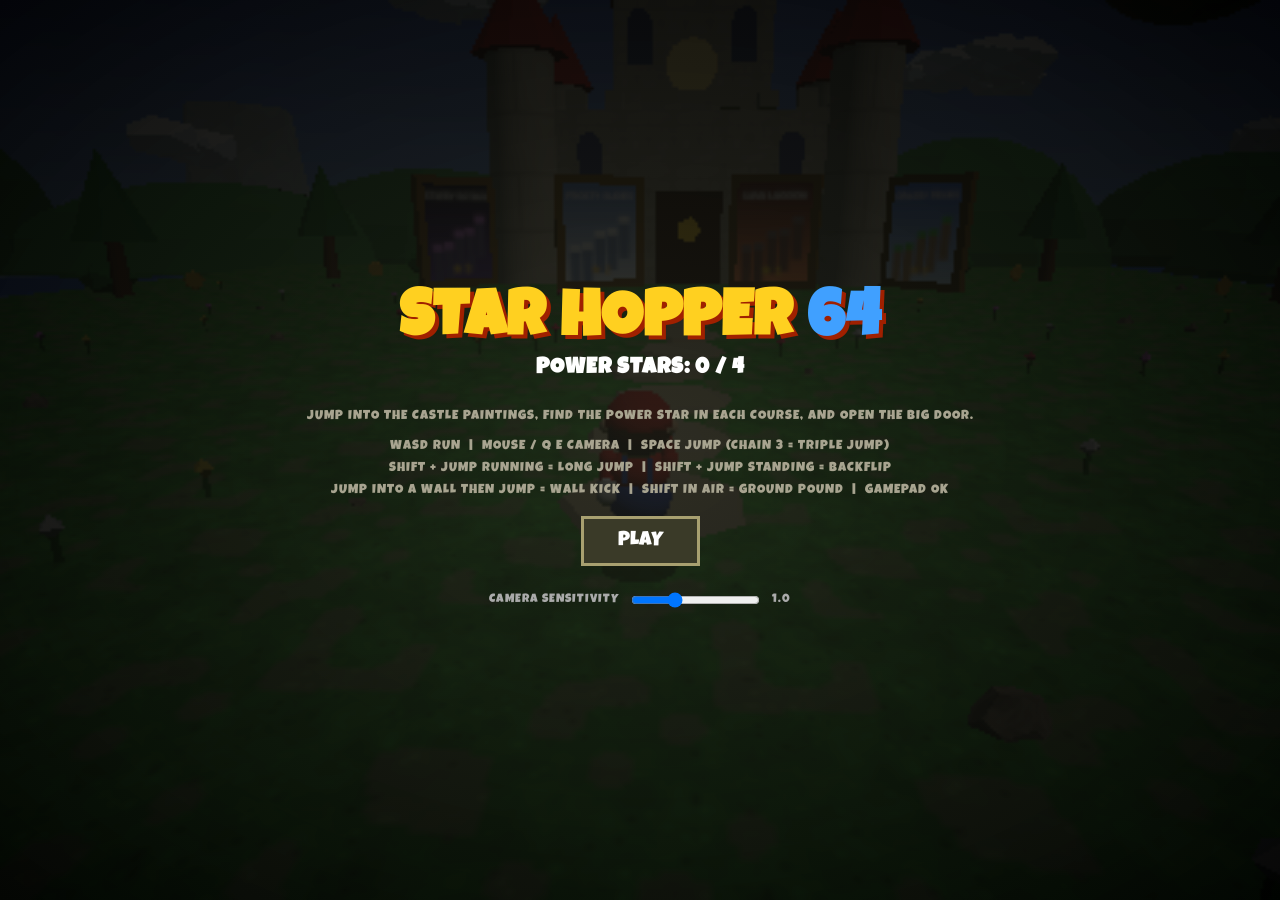
<file: star64/index.html>
<!doctype html>
<html lang="en">
<head>
<meta charset="utf-8">
<meta name="viewport" content="width=device-width,initial-scale=1,maximum-scale=1,user-scalable=no,viewport-fit=cover">
<title>Star Hopper 64</title>
<link href="https://fonts.googleapis.com/css2?family=Luckiest+Guy&display=swap" rel="stylesheet">
<style>
  *{box-sizing:border-box}
  html,body{margin:0;height:100%;background:#000;overflow:hidden;touch-action:none;user-select:none;-webkit-user-select:none;
    font-family:'Luckiest Guy',Impact,sans-serif;color:#e8e4d8;-webkit-tap-highlight-color:transparent;letter-spacing:1px}
  #c{position:fixed;inset:0;width:100vw;height:100vh;image-rendering:auto}
  #grain{position:fixed;inset:-50%;pointer-events:none;opacity:.09;mix-blend-mode:overlay;z-index:1}
  #vig{position:fixed;inset:0;pointer-events:none;background:radial-gradient(ellipse at center,transparent 70%,#0004 100%);z-index:1}
  #hurt{position:fixed;inset:0;pointer-events:none;background:radial-gradient(ellipse at center,transparent 40%,#a00 120%);opacity:0;z-index:1}
  .sh{text-shadow:2px 2px 0 #000,0 0 6px #000}
  #hud{position:fixed;inset:0;pointer-events:none;display:none;z-index:2}
  
  #hp i{width:26px;height:26px;background:#c02020;border:3px solid #1a0a0a;transform:rotate(45deg);box-shadow:inset -4px -4px 0 #801010,inset 3px 3px 0 #ff6050}
  #hp i.off{background:#333;box-shadow:none}
  #pie{position:absolute;left:50%;top:10px;width:64px;height:64px;margin-left:-32px;border-radius:50%;border:4px solid #fff;box-shadow:0 0 0 3px #000}
  #piein{position:absolute;inset:14px;border-radius:50%;background:#fff;display:flex;align-items:center;justify-content:center;font-size:18px;color:#c02020}
  #stars{position:absolute;left:18px;top:14px;font-size:26px;color:#ffe040}
  #coins{position:absolute;left:18px;top:52px;font-size:22px}
  #coins b{display:inline-block;width:18px;height:22px;border-radius:50%;background:#e8b020;border:3px solid #6a4000;vertical-align:-3px;margin-right:6px}
  #lives{position:absolute;left:18px;top:84px;font-size:16px;color:#c8c0a8}
  #right{position:absolute;right:18px;top:14px;text-align:right;font-size:14px;line-height:22px}
  #right big{font-size:22px;color:#e8c050}
  #bossbar{position:absolute;left:50%;bottom:18px;transform:translateX(-50%);text-align:center;font-size:18px;color:#ffd020;display:none}
  #bosshp{width:260px;height:14px;border:3px solid #000;background:#400;margin:6px auto 0}
  #bosshp i{display:block;height:100%;background:linear-gradient(#ff6060,#c01010)}
  #center{position:absolute;left:0;right:0;top:28%;text-align:center;font-size:30px;color:#e8c050;opacity:0}
  #center small{display:block;font-size:14px;color:#e8e4d8;margin-top:8px}
  #pop{position:absolute;left:0;right:0;top:62%;text-align:center;font-size:16px;opacity:0}
  #menu{position:fixed;inset:0;display:flex;flex-direction:column;align-items:center;justify-content:center;
    background:radial-gradient(#1a1a14dd,#000000f2);text-align:center;padding:16px;z-index:5}
  #menu h1{font-size:clamp(28px,7vw,64px);margin:0;color:#d84020;text-shadow:4px 4px 0 #200}
  #menu h2{font-size:clamp(14px,2.6vw,22px);margin:4px 0 22px;color:#e8c050}
  #menu p{font-size:13px;line-height:22px;color:#a8a490;margin:4px 0;max-width:680px}
  #menu button{font:inherit;font-size:20px;padding:12px 34px;margin:10px;background:#3a3a28;color:#fff;border:3px solid #a8a070;cursor:pointer}
  #menu button:hover{background:#565638}
  #menu label{font-size:12px;color:#aaa;margin-top:14px;display:flex;gap:10px;align-items:center}
  #touch{position:fixed;inset:0;display:none;pointer-events:none;z-index:3}
  #joy{position:absolute;width:130px;height:130px;border-radius:50%;border:3px solid #fff5;background:#fff1;display:none;margin:-65px 0 0 -65px}
  #knob{position:absolute;left:38px;top:38px;width:48px;height:48px;border-radius:50%;background:#fff7}
  .tb{position:absolute;pointer-events:auto;border-radius:50%;border:3px solid #fff8;background:#0006;color:#fff;
    font:14px 'Luckiest Guy',Impact,sans-serif;display:flex;align-items:center;justify-content:center}
  .tb.on{background:#fff5}
</style>
</head>
<body>
<canvas id="c"></canvas>

<div id="vig"></div><div id="hurt"></div>
<div id="hud">
  <div id="pie"><div id="piein"><span id="pien">8</span></div></div><div id="stars" class="sh">&#9733; <span id="sn">0</span></div>
  <div id="coins" class="sh"><b></b><span id="cn">0</span></div>
  <div id="lives" class="sh"></div>
  <div id="right" class="sh"></div>
  <div id="center" class="sh"></div>
  <div id="pop" class="sh"></div>
  <div id="bossbar" class="sh"><span id="bossname"></span><div id="bosshp"></div></div>
</div>
<div id="touch">
  <div id="joy"><div id="knob"></div></div>
  <div class="tb" data-btn="jump"  style="right:28px;bottom:36px;width:110px;height:110px;font-size:18px">JUMP</div>
  <div class="tb" data-btn="pound" style="right:160px;bottom:26px;width:74px;height:74px">Z</div>
  <div class="tb" data-btn="pause" style="right:18px;top:96px;width:48px;height:48px">II</div>
</div>
<div id="menu"></div>
<script src="three.min.js"></script>
<script>
'use strict';
// ======================= setup =======================
const isTouch = matchMedia('(pointer:coarse)').matches || 'ontouchstart' in window;
const V3 = THREE.Vector3;
const cv = document.getElementById('c');
const renderer = new THREE.WebGLRenderer({ canvas: cv, antialias: false, powerPreference: 'high-performance' });
renderer.setPixelRatio(1);
renderer.shadowMap.enabled = false;
renderer.toneMapping = THREE.NoToneMapping;
const scene = new THREE.Scene();
const camera = new THREE.PerspectiveCamera(62, 1, 0.1, 900);
function resize() { const RH = isTouch ? 270 : 320; renderer.setSize(Math.round(RH * innerWidth / innerHeight), RH, false); camera.aspect = innerWidth / innerHeight; camera.updateProjectionMatrix(); }
addEventListener('resize', resize); resize();
const $ = id => document.getElementById(id);
const rand = (a, b) => a + Math.random() * (b - a);
const clamp = (v, a, b) => v < a ? a : v > b ? b : v;
const lerpAngle = (a, b, t) => { let d = ((b - a + Math.PI) % (Math.PI * 2) + Math.PI * 2) % (Math.PI * 2) - Math.PI; return a + d * t; };
function store(k, v) { try { if (v === undefined) return localStorage.getItem(k); localStorage.setItem(k, v); } catch (e) { return null; } }
let SENS = parseFloat(store('ph3_sens')) || 1;
const MAXANI = renderer.capabilities.getMaxAnisotropy();

// film grain overlay
(function grain() { return;
  const g = $('grain').getContext('2d'), img = g.createImageData(128, 128);
  const tick = () => { for (let i = 0; i < img.data.length; i += 4) { const v = Math.random() * 255; img.data[i] = img.data[i + 1] = img.data[i + 2] = v; img.data[i + 3] = 255; }
    g.putImageData(img, 0, 0); $('grain').style.transform = `translate(${rand(-10, 10)}%,${rand(-10, 10)}%) scale(8)`; };
  $('grain').style.imageRendering = 'pixelated'; setInterval(tick, 70); tick();
})();

// ======================= audio =======================
let AC = null, NOISE = null;
function ac() {
  if (!AC) { AC = new (window.AudioContext || window.webkitAudioContext)(); const n = AC.sampleRate;
    NOISE = AC.createBuffer(1, n, n); const d = NOISE.getChannelData(0); for (let i = 0; i < n; i++) d[i] = Math.random() * 2 - 1; }
  if (AC.state === 'suspended') AC.resume(); return AC;
}
function noise(dur, freq, vol) { try { const a = ac(), s = a.createBufferSource(), f = a.createBiquadFilter(), g = a.createGain(), t = a.currentTime;
  s.buffer = NOISE; f.type = 'lowpass'; f.frequency.setValueAtTime(freq, t); f.frequency.exponentialRampToValueAtTime(Math.max(40, freq * 0.15), t + dur);
  g.gain.setValueAtTime(vol, t); g.gain.exponentialRampToValueAtTime(0.001, t + dur); s.connect(f); f.connect(g); g.connect(a.destination); s.start(t, Math.random() * 0.5); s.stop(t + dur); } catch (e) {} }
function tone(f, d, type = 'square', slide = 0, vol = 0.05) { try { const a = ac(), o = a.createOscillator(), g = a.createGain(), t = a.currentTime;
  o.type = type; o.frequency.setValueAtTime(f, t); if (slide) o.frequency.exponentialRampToValueAtTime(Math.max(20, f + slide), t + d);
  g.gain.setValueAtTime(vol, t); g.gain.exponentialRampToValueAtTime(0.0001, t + d); o.connect(g); g.connect(a.destination); o.start(t); o.stop(t + d); } catch (e) {} }
// ---- original background music (hub, 4 courses, boss) ----
const music = (() => {
  const SONGS = [
    { bpm: 126, lead: [76,0,79,0,84,0,83,81, 79,0,76,0,77,79,0,0, 74,0,77,0,81,0,79,77, 76,0,72,0,74,0,0,0], bass: [48,0,55,0,52,0,55,0, 53,0,57,0,48,0,55,0, 50,0,57,0,53,0,57,0, 55,0,59,0,43,0,47,0], chord: [[60,64,67],[65,69,72],[62,65,69],[67,71,74]] },
    { bpm: 104, lead: [69,0,0,72,71,0,69,0, 64,0,0,0,65,64,62,0, 69,0,0,72,74,0,76,0, 74,72,71,0,69,0,0,0], bass: [45,0,45,0,45,0,52,0, 41,0,41,0,41,0,48,0, 43,0,43,0,43,0,50,0, 40,0,40,0,44,0,40,0], chord: [[57,60,64],[53,57,60],[55,59,62],[52,56,59]] },
    { bpm: 138, lead: [79,0,78,79,0,83,0,79, 81,0,79,78,76,0,74,0, 76,0,78,79,0,81,0,83, 84,0,83,81,79,0,0,0], bass: [43,0,50,0,55,0,50,0, 45,0,52,0,57,0,52,0, 47,0,54,0,59,0,54,0, 48,0,55,0,50,0,57,0], chord: [[55,59,62],[57,60,64],[59,62,66],[60,64,67]] },
    { bpm: 96, lead: [81,0,0,0,79,0,76,0, 74,0,0,0,76,0,0,0, 72,0,0,0,74,0,76,0, 79,0,0,0,76,0,0,0], bass: [45,0,0,0,52,0,0,0, 41,0,0,0,48,0,0,0, 43,0,0,0,50,0,0,0, 40,0,0,0,47,0,0,0], chord: [[69,72,76],[65,69,72],[67,71,74],[64,67,71]] },
    { bpm: 152, lead: [64,0,64,67,0,64,70,0, 69,0,67,0,64,0,63,0, 64,0,64,67,0,64,70,0, 72,0,71,0,70,0,69,0], bass: [40,40,0,40,40,0,40,0, 41,41,0,41,41,0,41,0, 40,40,0,40,40,0,40,0, 38,38,0,38,39,0,39,0], chord: [[52,55,59],[53,56,60],[52,55,59],[50,53,57]] },
  ];
  let on = false, song = 0, step = 0, next = 0, out = null;
  const f = m => 440 * Math.pow(2, (m - 69) / 12);
  function note(t, m, d, type, v) { const o = AC.createOscillator(), g = AC.createGain(); o.type = type; o.frequency.value = f(m);
    g.gain.setValueAtTime(0.0001, t); g.gain.linearRampToValueAtTime(v, t + 0.01); g.gain.setValueAtTime(v, t + d * 0.6); g.gain.linearRampToValueAtTime(0.0001, t + d);
    o.connect(g); g.connect(out); o.start(t); o.stop(t + d + 0.02); }
  setInterval(() => {
    if (!on || !AC) return;
    const sg = SONGS[song], sd = 60 / sg.bpm / 4;
    while (next < AC.currentTime + 0.2) {
      const i = step % 32, L = sg.lead[i], B = sg.bass[i];
      if (L) note(next, L, sd * 1.7, 'triangle', 0.09);
      if (L && song !== 3) note(next, L + 12, sd * 0.9, 'square', 0.012);
      if (B) note(next, B, sd * 1.8, 'triangle', 0.13);
      if (i % 8 === 0) for (const m of sg.chord[(i / 8) | 0]) note(next, m, sd * 7.5, 'sine', 0.025);
      if (i % 4 === 0 && song !== 3) { try { const s2 = AC.createBufferSource(), g2 = AC.createGain(), fl = AC.createBiquadFilter(); s2.buffer = NOISE; fl.type = 'highpass'; fl.frequency.value = 6000;
        g2.gain.setValueAtTime(0.05, next); g2.gain.exponentialRampToValueAtTime(0.001, next + 0.05); s2.connect(fl); fl.connect(g2); g2.connect(out); s2.start(next, Math.random()); s2.stop(next + 0.06); } catch (e) {} }
      next += sd; step++;
    }
  }, 30);
  return {
    play(i) { try { ac(); if (!out) { out = AC.createGain(); out.gain.value = 0.8; out.connect(AC.destination); } if (on && song === i) return; song = i; step = 0; next = AC.currentTime + 0.1; on = true; } catch (e) {} },
    stop() { on = false; },
  };
})();
const SFX = {
  jump: n => tone([330, 400, 500][n], 0.2, 'square', 500 + n * 200, 0.05),
  coin: () => { tone(988, 0.07, 'square', 0, 0.04); setTimeout(() => tone(1319, 0.25, 'square', 0, 0.04), 60); },
  stomp: () => { noise(0.15, 1200, 0.25); tone(200, 0.15, 'triangle', -120, 0.15); },
  bump: () => tone(140, 0.1, 'triangle', 0, 0.15),
  brk: () => noise(0.35, 2500, 0.3),
  hurt: () => { noise(0.2, 900, 0.3); tone(220, 0.3, 'sawtooth', -150, 0.08); },
  pound: () => { noise(0.4, 500, 0.5); tone(70, 0.3, 'sine', -30, 0.4); },
  land: () => noise(0.06, 500, 0.08),
  flag: () => [523, 659, 784, 1046].forEach((f, i) => setTimeout(() => tone(f, 0.15, 'square', 0, 0.04), i * 90)),
  die: () => [494, 440, 392, 330].forEach((f, i) => setTimeout(() => tone(f, 0.22, 'square', 0, 0.05), i * 170)),
  warp: () => { tone(80, 2.5, 'sawtooth', 900, 0.06); noise(2.5, 300, 0.2); },
  oneup: () => [659, 784, 1319, 1046, 1175, 1568].forEach((f, i) => setTimeout(() => tone(f, 0.1, 'square', 0, 0.04), i * 80)),
};

// ======================= planets (muted, gritty palettes) =======================
const PLANETS = [
  { name: 'GRASSY PEAKS', grav: 1, fric: 11, skyTop: 0x2a64d8, skyHz: 0xb8e0ff, fog: 0xb8e0ff, fogN: 60, fogF: 260, sun: 0xffffff, hemiG: 0x507030,
    top: [60, 190, 50], top2: [40, 150, 40], stone: [200, 170, 120], stone2: [150, 120, 80], metal: [150, 150, 170], moon: 0xffffff, enemy: [0x8a4a20, 0xd09060], eye: 0xffffff, tip: 'COURSE 1', req: 0 },
  { name: 'LAVA LAGOON', grav: 1.05, fric: 11, skyTop: 0x401010, skyHz: 0xff8040, fog: 0xa04020, fogN: 40, fogF: 200, sun: 0xffd0a0, hemiG: 0x401010,
    top: [110, 90, 90], top2: [80, 60, 60], stone: [140, 100, 90], stone2: [100, 60, 50], metal: [120, 110, 110], moon: 0xffa040, enemy: [0x303030, 0x707070], eye: 0xffe040, lava: true, tip: 'COURSE 2', req: 1 },
  { name: 'FROSTY SLIDES', grav: 0.95, fric: 1.8, skyTop: 0x5080d0, skyHz: 0xe8f4ff, fog: 0xe0f0ff, fogN: 40, fogF: 200, sun: 0xffffff, hemiG: 0x8090b0,
    top: [240, 248, 255], top2: [200, 220, 240], stone: [150, 180, 220], stone2: [110, 140, 190], metal: [160, 170, 190], moon: 0xffffff, enemy: [0x3050c0, 0x90b0ff], eye: 0xffffff, tip: 'COURSE 3 - SLIPPERY!', req: 2 },
  { name: 'STARRY SKYWAY', grav: 0.6, fric: 11, skyTop: 0x080420, skyHz: 0x503090, fog: 0x302060, fogN: 40, fogF: 220, sun: 0xfff0ff, hemiG: 0x301050,
    top: [200, 120, 230], top2: [150, 80, 190], stone: [120, 110, 170], stone2: [80, 70, 130], metal: [130, 120, 170], moon: 0xffe080, enemy: [0x20b060, 0x80f0b0], eye: 0xff40ff, rings: true, tip: 'COURSE 4 - LOW GRAVITY', req: 3 },
];
const HUB = { name: 'STAR CASTLE', grav: 1, fric: 11, skyTop: 0x2a64d8, skyHz: 0xc8e8ff, fog: 0xc8e8ff, fogN: 80, fogF: 320, sun: 0xffffff, hemiG: 0x507030,
  top: [70, 200, 60], top2: [50, 160, 45], stone: [230, 215, 180], stone2: [190, 170, 130], metal: [150, 150, 170], moon: 0xffffff, enemy: [0x8a4a20, 0xd09060], eye: 0xffffff, tip: 'COLLECT POWER STARS', hub: true };
const starsGot = (() => { try { return JSON.parse(localStorage.getItem('sh64_stars') || '[]'); } catch (e) { return []; } })();
const starCount = () => starsGot.filter(Boolean).length;
function saveStars() { try { localStorage.setItem('sh64_stars', JSON.stringify(starsGot)); } catch (e) {} }


// ======================= procedural "photo-ish" textures =======================
function mkR(seed) { let s = seed >>> 0 || 1; return () => (s = (s * 1664525 + 1013904223) >>> 0) / 4294967296; }
function vnoise(size, cells, R) {
  const lat = new Float32Array(cells * cells); for (let i = 0; i < lat.length; i++) lat[i] = R();
  const out = new Float32Array(size * size);
  for (let y = 0; y < size; y++) for (let x = 0; x < size; x++) {
    const fx = x / size * cells, fy = y / size * cells, ix = Math.floor(fx), iy = Math.floor(fy);
    let tx = fx - ix, ty = fy - iy; tx = tx * tx * (3 - 2 * tx); ty = ty * ty * (3 - 2 * ty);
    const a = lat[(iy % cells) * cells + ix % cells], b = lat[(iy % cells) * cells + (ix + 1) % cells];
    const c = lat[((iy + 1) % cells) * cells + ix % cells], d = lat[((iy + 1) % cells) * cells + (ix + 1) % cells];
    out[y * size + x] = (a + (b - a) * tx) * (1 - ty) + (c + (d - c) * tx) * ty;
  }
  return out;
}
function fbm(size, R, octs = [[4, 0.45], [8, 0.25], [16, 0.15], [32, 0.1], [64, 0.05]]) {
  const out = new Float32Array(size * size);
  for (const [c, w] of octs) { const n = vnoise(size, c, R); for (let i = 0; i < out.length; i++) out[i] += n[i] * w; }
  return out;
}
function makeTex(size, fn) {
  const c = document.createElement('canvas'); c.width = c.height = size; const g = c.getContext('2d'), img = g.createImageData(size, size);
  for (let y = 0; y < size; y++) for (let x = 0; x < size; x++) { const [r, gg, b] = fn(x, y), i = (y * size + x) * 4;
    img.data[i] = clamp(r, 0, 255); img.data[i + 1] = clamp(gg, 0, 255); img.data[i + 2] = clamp(b, 0, 255); img.data[i + 3] = 255; }
  g.putImageData(img, 0, 0);
  const t = new THREE.CanvasTexture(c); t.wrapS = t.wrapT = THREE.RepeatWrapping; t.colorSpace = THREE.SRGBColorSpace; t.anisotropy = MAXANI; return { tex: t, canvas: c, g };
}
const mix = (a, b, t) => [a[0] + (b[0] - a[0]) * t, a[1] + (b[1] - a[1]) * t, a[2] + (b[2] - a[2]) * t];
const mul = (a, k) => [a[0] * k, a[1] * k, a[2] * k];
function buildTextures(P, seed) {
  const R = mkR(seed), S = 64;
  const n1 = fbm(S, R), n2 = fbm(S, R, [[16, 0.5], [32, 0.3], [64, 0.2]]), n3 = vnoise(S, 8, R);
  // ground top: dirt/grass/snow/ash with clumps, pebbles, cracks
  const top = makeTex(S, (x, y) => {
    const i = y * S + x, v = n1[i], d = n2[i];
    let c = mix(P.top2, P.top, clamp((v - 0.35) * 2.5, 0, 1));
    c = mul(c, 0.78 + d * 0.45);
    if (n3[i] > 0.72) c = mix(c, mul(P.stone2, 0.9), 0.55);
    if (R() < 0.04) c = mul(c, R() < 0.5 ? 0.7 : 1.2);
    if (P.lava) { const cr = Math.abs(v - 0.5); if (cr < 0.012) c = [255, 120 + d * 80, 20]; else if (cr < 0.025) c = mix(c, [120, 30, 10], 0.6); }
    return c;
  });
  // stone block wall
  const rows = 6, rowH = S / rows, bw = [];
  for (let r = 0; r < rows; r++) { const arr = []; let x = -R() * 10; while (x < S) { const w = 10 + R() * 14; arr.push([x, w, 0.8 + R() * 0.35]); x += w; } bw.push(arr); }
  const stone = makeTex(S, (x, y) => {
    const i = y * S + x, r = Math.floor(y / rowH), ly = y - r * rowH;
    let blk = bw[r][0]; for (const b of bw[r]) if (x >= b[0] && x < b[0] + b[1]) blk = b; else if (x + S >= b[0] && x + S < b[0] + b[1]) blk = b;
    const lx = ((x - blk[0]) % S + S) % S;
    let c = mix(P.stone2, P.stone, n1[i]); c = mul(c, blk[2] * (0.75 + n2[i] * 0.45));
    if (ly < 1 || lx < 1) c = mul(c, 0.45);               // mortar
    else if (ly < 2 || lx < 2) c = mul(c, 1.18);          // chipped highlight edge
    else if (ly > rowH - 6) c = mul(c, 0.8);              // bottom shade
    c = mul(c, 0.85 + (1 - y / S) * 0.1 + (n3[i] > 0.7 ? -0.15 : 0));   // grime streaks
    return c;
  });
  // rusted metal panels
  const metal = makeTex(S, (x, y) => {
    const i = y * S + x, px = x % 128, py = y % 128;
    let c = mul(P.metal, 0.7 + n2[i] * 0.5);
    if (n1[i] > 0.62) c = mix(c, [120, 64, 30], clamp((n1[i] - 0.62) * 5, 0, 0.8));   // rust
    if (px < 3 || py < 3) c = mul(c, 0.4); else if (px < 5 || py < 5) c = mul(c, 1.3);
    for (const [rx, ry] of [[12, 12], [116, 12], [12, 116], [116, 116]]) if (Math.hypot(px - rx, py - ry) < 4) c = mul(c, Math.hypot(px - rx + 1, py - ry + 1) < 2.5 ? 1.5 : 0.7);
    if (y % 8 < 1) c = mul(c, 0.95);
    return c;
  });
  const rock = makeTex(S, (x, y) => { const i = y * S + x; return mul(mix(P.stone2, P.stone, n1[i]), 0.55 + n2[i] * 0.4 + (n3[i] > 0.6 ? -0.1 : 0)); });
  return { top: top.tex, stone: stone.tex, metal: metal.tex, rock: rock.tex };
}
// ? block / used block / brick — shared, weathered army-stencil look
const QTEX = (() => {
  const R = mkR(7), S = 128, n = fbm(S, R), n2 = fbm(S, R, [[16, 0.6], [32, 0.4]]);
  const q = makeTex(S, (x, y) => { const i = y * S + x; let c = mul([214, 160, 40], 0.7 + n[i] * 0.5);
    if (n2[i] > 0.66) c = mix(c, [90, 70, 50], 0.7);                          // chipped paint -> metal
    if (x < 8 || y < 8 || x > S - 9 || y > S - 9) c = mul([70, 60, 50], 0.8 + n[i] * 0.4);
    for (const [rx, ry] of [[16, 16], [111, 16], [16, 111], [111, 111]]) if (Math.hypot(x - rx, y - ry) < 5) c = [60, 50, 40];
    return c; });
  q.g.font = 'bold 84px "Luckiest Guy", Impact, sans-serif'; q.g.textAlign = 'center'; q.g.textBaseline = 'middle';
  q.g.fillStyle = '#2a1a08'; q.g.globalAlpha = 0.85; q.g.fillText('?', 66, 70); q.g.fillStyle = '#f4e6c0'; q.g.globalAlpha = 0.9; q.g.fillText('?', 63, 66); q.tex.needsUpdate = true;
  const used = makeTex(S, (x, y) => { const i = y * S + x; let c = mul([92, 70, 50], 0.6 + n[i] * 0.6);
    if (x < 8 || y < 8 || x > S - 9 || y > S - 9) c = mul(c, 0.6); for (const [rx, ry] of [[16, 16], [111, 16], [16, 111], [111, 111]]) if (Math.hypot(x - rx, y - ry) < 5) c = [40, 30, 20]; return c; });
  const brick = makeTex(S, (x, y) => { const i = y * S + x, r = y >> 5, ly = y & 31, lx = (x + (r & 1 ? 32 : 0)) & 63;
    let c = mul([140, 64, 40], 0.65 + n[i] * 0.55); if (n2[i] > 0.7) c = mix(c, [170, 160, 140], 0.35);
    if (ly < 3 || lx < 3) c = [58, 50, 44]; else if (ly < 5 || lx < 5) c = mul(c, 1.2); return c; });
  return { q: q.tex, used: used.tex, brick: brick.tex };
})();

// UVs in world units so textures don't stretch
function worldBox(w, h, d, s = 4) {
  const g = new THREE.BoxGeometry(w, h, d), uv = g.attributes.uv;
  const dims = [[d, h], [d, h], [w, d], [w, d], [w, h], [w, h]];
  for (let f = 0; f < 6; f++) for (let k = 0; k < 4; k++) { const i = f * 4 + k, [a, b] = dims[f];
    uv.setXY(i, uv.getX(i) * a / s, f === 2 || f === 3 ? uv.getY(i) * b / s : 1 - (1 - uv.getY(i)) * b / s); }
  return g;
}
const std = (o) => { const q = Object.assign({}, o); delete q.roughness; delete q.metalness; return new THREE.MeshLambertMaterial(q); };
function shadowed(m) { m.traverse(o => { if (o.isMesh) { o.castShadow = true; o.receiveShadow = true; } }); return m; }

// ======================= hero (3D plumber) =======================
function buildHero() {
  const g = new THREE.Group(), M = c => new THREE.MeshLambertMaterial({ color: c });
  const red = M(0xd81e1e), redD = M(0xa01010), blue = M(0x2448c8), skin = M(0xf5c296), white = M(0xffffff), brown = M(0x6b3a14),
    dark = M(0x2a1206), gold = M(0xffd24a), iris = M(0x1f5fe0), black = M(0x000000);
  const add = (geo, mat, x, y, z, parent = g) => { const m = new THREE.Mesh(geo, mat); m.position.set(x, y, z); parent.add(m); return m; };
  const sph = (r, a = 18, b = 14) => new THREE.SphereGeometry(r, a, b);
  const H = { g, legs: [], arms: [], eyes: [] };
  // legs + big shoes
  for (const s of [-1, 1]) {
    const leg = new THREE.Group(); leg.position.set(s * 0.15, 0.7, 0); g.add(leg);
    add(new THREE.CylinderGeometry(0.125, 0.11, 0.36, 14), blue, 0, -0.17, 0, leg);
    const shoe = add(sph(0.17), brown, 0, -0.43, 0.07, leg); shoe.scale.set(1.05, 0.72, 1.55);
    const sole = add(new THREE.CylinderGeometry(0.17, 0.17, 0.05, 16), dark, 0, -0.52, 0.07, leg); sole.scale.z = 1.5;
    H.legs.push(leg);
  }
  // round belly overalls + shirt chest
  const belly = add(sph(0.37, 22, 16), blue, 0, 0.9, 0); belly.scale.set(1, 0.92, 0.9);
  const chest = add(sph(0.33, 22, 16), red, 0, 1.2, -0.01); chest.scale.set(1.05, 0.78, 0.88);
  const bib = add(new THREE.CylinderGeometry(0.34, 0.36, 0.26, 22, 1, true, -0.75, 1.5), blue, 0, 1.13, 0); bib.material = new THREE.MeshLambertMaterial({ color: 0x2448c8, side: THREE.DoubleSide });
  for (const s of [-1, 1]) {
    const strap = add(new THREE.BoxGeometry(0.075, 0.3, 0.05), blue, s * 0.14, 1.3, 0.25); strap.rotation.x = -0.35; strap.rotation.z = s * 0.08;
    const back = add(new THREE.BoxGeometry(0.075, 0.3, 0.05), blue, s * 0.14, 1.28, -0.24); back.rotation.x = 0.35;
    add(sph(0.05, 10, 8), gold, s * 0.13, 1.17, 0.33);
  }
  // arms with puffy gloves and cuffs
  for (const s of [-1, 1]) {
    const arm = new THREE.Group(); arm.position.set(s * 0.34, 1.33, 0); g.add(arm);
    add(sph(0.11, 12, 10), red, 0, 0, 0, arm);
    add(new THREE.CylinderGeometry(0.085, 0.08, 0.28, 12), red, 0, -0.15, 0, arm);
    const cuff = add(new THREE.TorusGeometry(0.085, 0.035, 8, 14), white, 0, -0.29, 0, arm); cuff.rotation.x = Math.PI / 2;
    const glove = add(sph(0.13, 14, 12), white, 0, -0.39, 0.01, arm); glove.scale.set(1, 1.05, 0.9);
    const thumb = add(sph(0.05, 8, 6), white, -s * 0.09, -0.34, 0.06, arm);
    H.arms.push(arm);
  }
  // head: big and round
  const head = new THREE.Group(); head.position.y = 1.72; g.add(head); H.head = head;
  const skull = add(sph(0.36, 28, 20), skin, 0, 0, 0, head); skull.scale.set(1, 1.03, 0.98);
  add(sph(0.15, 16, 12), skin, 0, -0.04, 0.35, head);                                   // big nose
  for (const s of [-1, 1]) {
    const mu = add(sph(0.1, 12, 8), dark, s * 0.11, -0.15, 0.3, head); mu.scale.set(1.45, 0.6, 0.7); mu.rotation.z = s * 0.35;   // mustache halves
    const eyeG = new THREE.Group(); eyeG.position.set(s * 0.115, 0.09, 0.28); head.add(eyeG);
    const ew = add(sph(0.09, 14, 12), white, 0, 0, 0, eyeG); ew.scale.set(0.72, 1.2, 0.55);
    add(sph(0.052, 12, 10), iris, 0, -0.01, 0.04, eyeG).scale.z = 0.5;
    add(sph(0.026, 8, 6), black, 0, -0.01, 0.065, eyeG);
    add(sph(0.012, 6, 4), white, 0.015, 0.02, 0.075, eyeG);
    H.eyes.push(eyeG);
    const brow = add(new THREE.BoxGeometry(0.13, 0.035, 0.03), dark, s * 0.115, 0.23, 0.31, head); brow.rotation.z = -s * 0.18;
    add(sph(0.085, 10, 8), skin, s * 0.35, 0, -0.02, head);                             // ears
    const burn = add(new THREE.BoxGeometry(0.06, 0.16, 0.12), dark, s * 0.31, -0.02, 0.08, head); burn.rotation.z = s * 0.15;
  }
  const hair = add(sph(0.3, 16, 10), dark, 0, -0.06, -0.14, head); hair.scale.set(1.12, 0.75, 0.9);
  // cap
  const dome = add(new THREE.SphereGeometry(0.375, 28, 14, 0, Math.PI * 2, 0, Math.PI / 2), red, 0, 0.07, -0.01, head); dome.scale.set(1, 0.88, 1.02);
  add(new THREE.CylinderGeometry(0.372, 0.375, 0.09, 28), redD, 0, 0.08, -0.01, head);
  const brim = add(new THREE.CylinderGeometry(0.31, 0.33, 0.045, 24, 1, false, -Math.PI / 2, Math.PI), red, 0, 0.075, 0.2, head); brim.scale.set(1, 1, 1.35); brim.rotation.x = 0.12;
  const bd = document.createElement('canvas'); bd.width = bd.height = 64; const bg = bd.getContext('2d');
  bg.fillStyle = '#fff'; bg.beginPath(); bg.arc(32, 32, 30, 0, 7); bg.fill(); bg.fillStyle = '#d81e1e'; bg.font = 'bold 44px Impact,sans-serif'; bg.textAlign = 'center'; bg.fillText('P', 32, 48);
  const bt = new THREE.CanvasTexture(bd); bt.colorSpace = THREE.SRGBColorSpace;
  const badge = add(new THREE.CircleGeometry(0.12, 20), new THREE.MeshBasicMaterial({ map: bt, transparent: true }), 0, 0.24, 0.335, head); badge.rotation.x = -0.5;
  shadowed(g);
  return H;
}

const BOSSES = [
  { name: 'KING GLOB', col: 0x8a4a20, col2: 0xd09060, crown: 0xffd020, speed: 1 },
  { name: 'MAGMA BRUTE', col: 0x402020, col2: 0xff6020, crown: 0xff3000, speed: 1.15 },
  { name: 'FROST TITAN', col: 0x3050c0, col2: 0xc0e0ff, crown: 0xe0ffff, speed: 1.25 },
  { name: 'NEBULA WARLORD', col: 0x208050, col2: 0xa0ffc0, crown: 0xff40ff, speed: 1.4 },
];
let boss = null, shock = [];
const areaSong = () => P.hub ? 0 : [2, 1, 0, 3][levelIdx % 4];
function spawnBoss(arena) {
  const def = BOSSES[levelIdx % BOSSES.length];
  const a = buildAlien({ enemy: [def.col, def.col2], eye: 0xffffff });
  const g = a.g; g.scale.setScalar(2.8);
  // crown + angry brows
  const crownM = new THREE.MeshLambertMaterial({ color: def.crown, emissive: new THREE.Color(def.crown).multiplyScalar(0.25) });
  const crown = new THREE.Mesh(new THREE.CylinderGeometry(0.22, 0.26, 0.14, 10, 1, true), crownM); crown.material.side = THREE.DoubleSide; crown.position.set(0, 1.75, 0.03); g.add(crown);
  for (let k = 0; k < 5; k++) { const sp = new THREE.Mesh(new THREE.ConeGeometry(0.05, 0.14, 5), crownM); const an = k / 5 * Math.PI * 2; sp.position.set(Math.sin(an) * 0.22, 1.88, 0.03 + Math.cos(an) * 0.22); g.add(sp); }
  const stars = new THREE.Group(); stars.position.y = 2.1; stars.visible = false; g.add(stars);
  for (let k = 0; k < 3; k++) { const st = new THREE.Mesh(new THREE.OctahedronGeometry(0.08), new THREE.MeshBasicMaterial({ color: 0xffff60 })); st.position.set(Math.cos(k * 2.1) * 0.3, 0, Math.sin(k * 2.1) * 0.3); stars.add(st); }
  level.add(g);
  const c = new V3((arena.min.x + arena.max.x) / 2, arena.max.y, (arena.min.z + arena.max.z) / 2 + 3);
  boss = { def, a, g, stars, pos: c.clone(), home: c.clone(), arena, hp: 3, maxHp: 3, st: 'intro', t: 1.5, vy: 0, dir: new V3(0, 0, -1), inv: 0, walk: 0, face: Math.PI };
  $('bossname').textContent = def.name; $('bossbar').style.display = 'none';
}
function updateBoss(dt) {
  const b = boss; if (!b) return;
  const pl = player, sp = b.def.speed * (1 + (b.maxHp - b.hp) * 0.25);
  const inArena = pl.pos.x > b.arena.min.x - 1 && pl.pos.x < b.arena.max.x + 1 && pl.pos.z > b.arena.min.z - 1 && pl.pos.z < b.arena.max.z + 1 && pl.pos.y > b.arena.max.y - 2;
  if (b.st !== 'dead') $('bossbar').style.display = inArena ? 'block' : 'none';
  if (inArena && !b.met) { b.met = true; centerMsg(b.def.name, 'STOMP IT 3 TIMES!'); music.play(4); }
  $('bosshp').innerHTML = `<i style="width:${b.hp / b.maxHp * 100}%"></i>`;
  b.t -= dt; b.inv -= dt;
  const toP = new V3(pl.pos.x - b.pos.x, 0, pl.pos.z - b.pos.z), dist = toP.length(); if (dist > 0.01) toP.divideScalar(dist);
  const clampArena = () => { b.pos.x = clamp(b.pos.x, b.arena.min.x + 1.6, b.arena.max.x - 1.6); b.pos.z = clamp(b.pos.z, b.arena.min.z + 1.6, b.arena.max.z - 1.6); };
  let moving = false;
  if (b.st === 'intro') { if (b.t <= 0 && inArena) { b.st = 'walk'; b.t = 2; } }
  else if (b.st === 'walk') {
    if (!inArena) { b.t = 1; } else { b.pos.addScaledVector(toP, 2.4 * sp * dt); moving = true; b.face = Math.atan2(toP.x, toP.z); }
    clampArena();
    if (b.t <= 0) { if (dist > 5 && Math.random() < 0.6) { b.st = 'windup'; b.t = 0.7; b.dir.copy(toP); } else { b.st = 'jump'; b.vy = 14; b.t = 5; SFX.jump(0); } }
  } else if (b.st === 'windup') { b.g.rotation.z = Math.sin(b.t * 60) * 0.06; if (b.t <= 0) { b.st = 'charge'; b.t = 1.1; b.g.rotation.z = 0; SFX.stomp(); } }
  else if (b.st === 'charge') {
    b.pos.addScaledVector(b.dir, 13 * sp * dt); moving = true; b.walk += dt * 10; b.face = Math.atan2(b.dir.x, b.dir.z);
    const before = b.pos.clone(); clampArena();
    if (before.distanceTo(b.pos) > 0.01) { b.st = 'stun'; b.t = 2.2; shake = 0.4; SFX.pound(); dust(b.pos.clone().setY(b.pos.y + 1), 12); }
    else if (b.t <= 0) { b.st = 'walk'; b.t = 1.5; }
  } else if (b.st === 'jump') {
    b.vy -= 34 * P.grav * dt; b.pos.y += b.vy * dt;
    if (b.pos.y <= b.home.y && b.vy < 0) { b.pos.y = b.home.y; b.st = 'walk'; b.t = 1.8; SFX.pound(); shake = 0.6; dust(b.pos, 16);
      const ring = new THREE.Mesh(new THREE.TorusGeometry(1, 0.18, 6, 32), new THREE.MeshBasicMaterial({ color: 0xffe080, transparent: true, opacity: 0.9 }));
      ring.rotation.x = Math.PI / 2; ring.position.copy(b.pos).setY(b.pos.y + 0.25); level.add(ring); shock.push({ m: ring, r: 1, hit: false }); }
  } else if (b.st === 'stun') { b.stars.visible = true; b.stars.rotation.y += dt * 6; if (b.t <= 0) { b.st = 'walk'; b.t = 1.5; b.stars.visible = false; } }
  else if (b.st === 'dead') {
    b.g.rotation.y += dt * 12; b.g.scale.multiplyScalar(1 - dt * 1.5); b.pos.y += dt * 2;
    if (b.t <= 0) { level.remove(b.g); const fin = flags.find(f => f.final); fin.locked = false; fin.g.visible = true; fin.g.position.y = fin.y + 12; fin.drop = true;
      centerMsg('A POWER STAR APPEARED!', ''); SFX.oneup(); boss = null; music.play(areaSong()); return; }
  }
  // shockwaves: jump over them!
  shock = shock.filter(w => { w.r += dt * 11; w.m.scale.setScalar(w.r); w.m.material.opacity = Math.max(0, 1 - w.r / 13);
    if (!w.hit && pl.onG && Math.abs(Math.hypot(pl.pos.x - w.m.position.x, pl.pos.z - w.m.position.z) - w.r) < 0.7 && Math.abs(pl.pos.y - w.m.position.y) < 1 && pl.inv <= 0) { w.hit = true; hurt(); pl.vel.y = 8; }
    if (w.r > 13) { level.remove(w.m); return false; } return true; });
  // contact: stomp or get hurt
  if (b.st !== 'dead' && b.st !== 'intro') {
    const hd = Math.hypot(pl.pos.x - b.pos.x, pl.pos.z - b.pos.z);
    if (hd < 1.9 && pl.pos.y < b.pos.y + 5.2 && pl.pos.y + HH > b.pos.y) {
      if (pl.vel.y < 0 && pl.pos.y > b.pos.y + 3.6 && b.inv <= 0) {
        b.hp--; b.inv = 1; pl.vel.y = 16; pl.pound = 0; SFX.stomp(); shake = 0.4; dust(pl.pos, 10, b.def.col2); score += 1000;
        if (b.hp <= 0) { b.st = 'dead'; b.t = 1.4; $('bossbar').style.display = 'none'; pop(b.def.name + ' DEFEATED!'); SFX.flag(); }
        else { b.st = 'walk'; b.t = 1.2; b.stars.visible = false; pop(['', 'ONE MORE!', 'NICE!'][b.hp] || 'HIT!'); }
      } else if (pl.inv <= 0) { hurt(); const l = hd || 1; pl.vel.x = (pl.pos.x - b.pos.x) / l * 12; pl.vel.z = (pl.pos.z - b.pos.z) / l * 12; pl.vel.y = 8; }
    }
  }
  if (moving) b.walk += dt * 6 * sp;
  b.a.legs[0].rotation.x = Math.sin(b.walk) * 0.6; b.a.legs[1].rotation.x = -Math.sin(b.walk) * 0.6;
  b.g.position.set(b.pos.x, b.pos.y + (moving ? Math.abs(Math.sin(b.walk)) * 0.2 : 0), b.pos.z);
  if (b.st !== 'dead') b.g.rotation.y = lerpAngle(b.g.rotation.y, b.face, Math.min(1, dt * 8));
  b.g.visible = !(b.inv > 0 && Math.floor(b.inv * 14) % 2 === 0 && b.st !== 'dead');
}

function buildAlien(P) {
  const g = new THREE.Group(), body = std({ color: P.enemy[0], roughness: 0.6 }), light = std({ color: P.enemy[1], roughness: 0.5 }),
    armor = std({ color: 0x3a3c40, roughness: 0.45, metalness: 0.6 }), eye = new THREE.MeshBasicMaterial({ color: P.eye });
  const B = (w, h, d, m, x, y, z, p = g) => { const o = new THREE.Mesh(new THREE.BoxGeometry(w, h, d), m); o.position.set(x, y, z); p.add(o); return o; };
  const legs = [];
  for (const s of [-1, 1]) { const l = new THREE.Group(); l.position.set(s * 0.18, 0.55, 0); g.add(l);
    B(0.18, 0.3, 0.2, body, 0, -0.15, 0, l); B(0.16, 0.26, 0.18, light, 0, -0.38, 0, l); B(0.22, 0.1, 0.32, armor, 0, -0.5, 0.05, l); legs.push(l); }
  const torso = new THREE.Mesh(new THREE.SphereGeometry(0.45, 14, 10), body); torso.position.y = 0.95; torso.scale.set(1, 0.9, 0.85); g.add(torso);
  B(0.6, 0.3, 0.1, armor, 0, 0.95, 0.36);
  for (const s of [-1, 1]) { B(0.2, 0.14, 0.26, armor, s * 0.42, 1.2, 0); const a = B(0.12, 0.4, 0.12, light, s * 0.5, 0.9, 0.08); a.rotation.x = -0.4; }
  const head = new THREE.Mesh(new THREE.SphereGeometry(0.26, 14, 10), light); head.position.set(0, 1.45, 0.05); g.add(head);
  B(0.34, 0.08, 0.05, eye, 0, 1.47, 0.29);
  const helm = new THREE.Mesh(new THREE.SphereGeometry(0.29, 14, 8, 0, Math.PI * 2, 0, Math.PI / 2.2), armor); helm.position.set(0, 1.48, 0.03); g.add(helm);
  B(0.03, 0.25, 0.03, armor, 0.16, 1.75, -0.08); const tip = B(0.06, 0.06, 0.06, eye, 0.16, 1.88, -0.08);
  return { g: shadowed(g), legs };
}

// ======================= world state =======================
let P = PLANETS[0], TX = null, level = null, levelIdx = 0, state = 'menu';
let boxes = [], movers = [], coins = [], enemies = [], parts = [], flags = [];
let score = 0, coinCount = 0, lives = 4;
const hero = buildHero(); scene.add(hero.g);
const player = { pos: new V3(), vel: new V3(), onG: false, ground: null, coyote: 0, jbuf: 0, jumpN: 0, landT: 9, facing: 0, hp: 3, inv: 0,
  pound: 0, anim: 0, spawn: new V3(), squash: 0 };
const HX = 0.34, HH = 1.6;
const cam = { yaw: Math.PI, pitch: 0.38, dist: 8.5, idle: 0, pos: new V3(), look: new V3() };

const sky = new THREE.Mesh(new THREE.SphereGeometry(700, 32, 16), new THREE.ShaderMaterial({ side: THREE.BackSide, depthWrite: false, fog: false,
  uniforms: { top: { value: new THREE.Color() }, hz: { value: new THREE.Color() } },
  vertexShader: 'varying vec3 vp; void main(){ vp = normalize(position); gl_Position = projectionMatrix * modelViewMatrix * vec4(position,1.0); }',
  fragmentShader: 'uniform vec3 top; uniform vec3 hz; varying vec3 vp; void main(){ float t = clamp(vp.y*1.6+0.15,0.0,1.0); gl_FragColor = vec4(mix(hz, top, pow(t,0.8)),1.0); }' }));
scene.add(sky);
const hemi = new THREE.HemisphereLight(0xffffff, 0x444444, 0.75); scene.add(hemi);
const sun = new THREE.DirectionalLight(0xffffff, 2.4); sun.castShadow = true;
sun.shadow.mapSize.set(isTouch ? 1024 : 2048, isTouch ? 1024 : 2048);
Object.assign(sun.shadow.camera, { left: -28, right: 28, top: 28, bottom: -28, near: 1, far: 160 }); sun.shadow.bias = -0.0006; sun.shadow.normalBias = 0.03;
scene.add(sun, sun.target);
const blob = new THREE.Mesh(new THREE.CircleGeometry(0.45, 20), new THREE.MeshBasicMaterial({ color: 0x000000, transparent: true, opacity: 0.45, depthWrite: false }));
blob.rotation.x = -Math.PI / 2; scene.add(blob);

// ======================= level building =======================
function clearLevel() {
  boss = null; shock = []; $('bossbar').style.display = 'none';
  if (level) { scene.remove(level); level.traverse(o => { if (o.geometry) o.geometry.dispose(); }); }
  Object.values(TX || {}).forEach(t => t.dispose && t.dispose());
  parts.forEach(p => scene.remove(p.m));
  boxes = []; movers = []; coins = []; enemies = []; parts = []; flags = [];
}
function addBox(x0, y0, z0, x1, y1, z1, kind, mesh) { const b = { min: new V3(x0, y0, z0), max: new V3(x1, y1, z1), kind, mesh, bump: 0 }; boxes.push(b); return b; }
function island(cx, topY, cz, w, d, th) {
  const g = new THREE.Group(); g.position.set(cx, topY, cz); level.add(g);
  const sideM = std({ map: TX.stone }), topM = std({ map: TX.top, roughness: 0.95 });
  const body = new THREE.Mesh(worldBox(w, th, d), [sideM, sideM, topM, sideM, sideM, sideM]); body.position.y = -th / 2 - 0.25; g.add(body);
  const lip = new THREE.Mesh(worldBox(w + 0.16, 0.32, d + 0.16), topM); lip.position.y = -0.16; g.add(lip);
  const cone = new THREE.Mesh(new THREE.ConeGeometry(Math.max(w, d) * 0.62, th * 1.6 + 3, 7), std({ map: TX.rock, flatShading: true }));
  cone.rotation.x = Math.PI; cone.position.y = -th - 0.25 - (th * 1.6 + 3) / 2 + 0.1; cone.rotation.y = rand(0, 3); g.add(cone);
  // scattered rocks / tufts for detail
  for (let i = 0; i < Math.min(40, Math.floor(w * d / 10)); i++) {
    const r = new THREE.Mesh(new THREE.DodecahedronGeometry(rand(0.12, 0.35), 0), std({ map: TX.rock, flatShading: true }));
    r.position.set(rand(-w / 2 + 0.5, w / 2 - 0.5), 0.02, rand(-d / 2 + 0.5, d / 2 - 0.5)); r.rotation.set(rand(0, 3), rand(0, 3), 0); r.scale.y = 0.6; g.add(r);
  }
  shadowed(g);
  return addBox(cx - w / 2 - 0.08, topY - th - 0.25, cz - d / 2 - 0.08, cx + w / 2 + 0.08, topY, cz + d / 2 + 0.08, 'solid', g);
}
function mover(cx, topY, cz, w, d, axis, amp, speed) {
  const g = new THREE.Group(); level.add(g);
  const m = std({ map: TX.metal, roughness: 0.55, metalness: 0.5 });
  const plate = new THREE.Mesh(worldBox(w, 0.5, d, 3), m); plate.position.y = -0.25; g.add(plate);
  for (const s of [-1, 1]) { const th = new THREE.Mesh(new THREE.CylinderGeometry(0.25, 0.35, 0.5, 10), std({ color: 0x303030, metalness: 0.7, roughness: 0.4 }));
    th.position.set(s * (w / 2 - 0.5), -0.7, 0); g.add(th);
    const fl = new THREE.Mesh(new THREE.ConeGeometry(0.22, 0.8, 8), new THREE.MeshBasicMaterial({ color: 0xffa040, transparent: true, opacity: 0.7, blending: THREE.AdditiveBlending, depthWrite: false }));
    fl.rotation.x = Math.PI; fl.position.set(s * (w / 2 - 0.5), -1.3, 0); g.add(fl); }
  shadowed(g);
  const b = addBox(0, 0, 0, 0, 0, 0, 'solid', g);
  const mv = { b, g, base: new V3(cx, topY, cz), w, d, axis, amp, speed, t: rand(0, 6), delta: new V3() };
  movers.push(mv); placeMover(mv, 0); return b;
}
function placeMover(mv, dt) {
  mv.t += dt; const o = Math.sin(mv.t * mv.speed) * mv.amp, p = mv.base.clone(); p[mv.axis] += o;
  mv.delta.copy(p).sub(mv.g.position); if (dt === 0) mv.delta.set(0, 0, 0);
  mv.g.position.copy(p);
  mv.b.min.set(p.x - mv.w / 2, p.y - 0.5, p.z - mv.d / 2); mv.b.max.set(p.x + mv.w / 2, p.y, p.z + mv.d / 2);
}
const coinGeo = new THREE.CylinderGeometry(0.38, 0.38, 0.09, 20), coinMat = std({ color: 0xf0c040, roughness: 0.35, metalness: 0.35, emissive: 0x6a4800 });
const rimGeo = new THREE.TorusGeometry(0.38, 0.05, 6, 20);
function addCoin(x, y, z) {
  const m = new THREE.Group(); const c = new THREE.Mesh(coinGeo, coinMat); c.rotation.x = Math.PI / 2; m.add(c); m.add(new THREE.Mesh(rimGeo, coinMat));
  m.position.set(x, y, z); m.children.forEach(o => o.castShadow = true); level.add(m); coins.push({ m, alive: true });
}
function qBlock(x, y, z, kind) {
  const m = new THREE.Mesh(new THREE.BoxGeometry(1.3, 1.3, 1.3), std({ map: kind === 'q' ? QTEX.q : QTEX.brick, roughness: 0.7, metalness: kind === 'q' ? 0.3 : 0 }));
  m.position.set(x, y, z); m.castShadow = m.receiveShadow = true; level.add(m);
  addBox(x - 0.65, y - 0.65, z - 0.65, x + 0.65, y + 0.65, z + 0.65, kind, m).baseY = y;
}
function addEnemy(b) {
  const a = buildAlien(P); level.add(a.g);
  const axis = (b.max.x - b.min.x) > (b.max.z - b.min.z) ? 'x' : 'z';
  const e = { a, axis, lo: b.min[axis] + 0.7, hi: b.max[axis] - 0.7, pos: new V3((b.min.x + b.max.x) / 2, b.max.y, (b.min.z + b.max.z) / 2), dir: 1, speed: rand(1.4, 2.2) + levelIdx * 0.15, alive: true, dieT: 0, walk: 0 };
  enemies.push(e);
}
function addFlag(x, y, z, finalRocket) {
  const g = new THREE.Group(); g.position.set(x, y, z); level.add(g);
  if (finalRocket) {
    const shape = new THREE.Shape();
    for (let i = 0; i < 10; i++) { const r = i % 2 ? 0.5 : 1.15, a = i / 10 * Math.PI * 2 + Math.PI / 2; const x = Math.cos(a) * r, y = Math.sin(a) * r; i ? shape.lineTo(x, y) : shape.moveTo(x, y); }
    const geo = new THREE.ExtrudeGeometry(shape, { depth: 0.45, bevelEnabled: true, bevelThickness: 0.18, bevelSize: 0.12, bevelSegments: 1 }); geo.center();
    const star = new THREE.Mesh(geo, new THREE.MeshLambertMaterial({ color: 0xffd020, emissive: 0x806000, flatShading: true }));
    star.position.y = 2.2; g.add(star);
    for (const s2 of [-1, 1]) { const eye = new THREE.Mesh(new THREE.BoxGeometry(0.1, 0.36, 0.1), new THREE.MeshBasicMaterial({ color: 0x000000 })); eye.position.set(s2 * 0.2, 0.1, 0.42); star.add(eye); }
    const glow = new THREE.Mesh(new THREE.SphereGeometry(1.7, 12, 8), new THREE.MeshBasicMaterial({ color: 0xfff080, transparent: true, opacity: 0.18, blending: THREE.AdditiveBlending, depthWrite: false }));
    glow.position.y = 2.2; g.add(glow);
    g.userData.star = star;
  } else {
    const pole = new THREE.Mesh(new THREE.CylinderGeometry(0.06, 0.06, 4, 8), std({ color: 0x505050, metalness: 0.8, roughness: 0.4 })); pole.position.y = 2; g.add(pole);
    const cloth = new THREE.Mesh(new THREE.PlaneGeometry(1.4, 0.9, 6, 3), std({ color: 0x5a5a4a, side: THREE.DoubleSide })); cloth.position.set(0.72, 3.4, 0); g.add(cloth);
    g.userData.cloth = cloth;
  }
  shadowed(g);
  flags.push({ g, x, y, z, final: !!finalRocket, hit: false });
}

function buildLevel() {
  clearLevel();
  P = levelIdx < 0 ? HUB : PLANETS[levelIdx % PLANETS.length];
  TX = buildTextures(P, levelIdx * 131 + 9);
  level = new THREE.Group(); scene.add(level);
  sky.material.uniforms.top.value.set(P.skyTop); sky.material.uniforms.hz.value.set(P.skyHz);
  scene.fog = new THREE.Fog(P.fog, P.fogN, P.fogF);
  hemi.color.set(P.skyHz); hemi.groundColor.set(P.hemiG); sun.color.set(P.sun);
  // moon / planet in the sky
  const moon = new THREE.Mesh(new THREE.SphereGeometry(60, 32, 20), std({ color: P.moon, map: TX.rock, fog: false, roughness: 1 }));
  moon.position.set(-250, 160, 420); level.add(moon);
  if (P.rings) { const r = new THREE.Mesh(new THREE.RingGeometry(80, 120, 48), new THREE.MeshBasicMaterial({ color: 0xa090c0, side: THREE.DoubleSide, fog: false, transparent: true, opacity: 0.45 }));
    r.position.copy(moon.position); r.rotation.set(1.2, 0.4, 0.2); level.add(r); }
  // sea of cloud / lava far below
  const seaTex = TX.top.clone(); seaTex.repeat.set(40, 40); seaTex.needsUpdate = true;
  const sea = new THREE.Mesh(new THREE.PlaneGeometry(1600, 1600), P.lava ? new THREE.MeshBasicMaterial({ color: 0xff5010 })
    : std({ color: new THREE.Color(P.fog).multiplyScalar(1.1), roughness: 1 }));
  sea.rotation.x = -Math.PI / 2; sea.position.y = -45; level.add(sea);
  // distant mesas for depth
  for (let i = 0; i < 26; i++) { const a = rand(0, Math.PI * 2), r = rand(160, 320), h = rand(30, 110);
    const m = new THREE.Mesh(new THREE.CylinderGeometry(rand(8, 20), rand(20, 40), h, 7), std({ map: TX.rock, flatShading: true }));
    m.position.set(Math.cos(a) * r, -45 + h / 2, 60 + Math.sin(a) * r); level.add(m); }

  addScenery({ clouds: P.lava ? 6 : 14, cloudY: -20, noSun: P.rings || P.lava });
  if (P.hub) { buildHub(); return; }
  // --- course ---
  const R = mkR(levelIdx * 977 + 3), rr = (a, b) => a + R() * (b - a), diff = Math.min(levelIdx, 8);
  const start = island(0, 0, 0, 10, 10, 3);
  let prev = { x: 0, y: 0, z: 0, w: 10, d: 10 }, heading = 0;
  const segs = 16 + diff * 3, mid = Math.floor(segs / 2);
  for (let i = 0; i < segs; i++) {
    heading = clamp(heading + rr(-0.7, 0.7), -1, 1);
    const type = R(), w = rr(3.5, 8), d = rr(3.5, 8), gap = rr(2.2, 4.4) + diff * 0.15, dy = rr(-1.8, 2.0);
    const dist = Math.max(prev.w, prev.d) / 2 + gap + Math.max(w, d) / 2;
    const x = prev.x + Math.sin(heading) * dist, z = prev.z + Math.cos(heading) * dist, y = prev.y + dy;
    let b;
    if (i === mid) b = island(x, y, z, 7, 7, 3);
    else if (type < 0.16 + diff * 0.02 && i > 1) { const axis = R() < 0.5 ? 'y' : Math.abs(heading) > 0.5 ? 'z' : 'x'; b = mover(x, y, z, 3.4, 3.4, axis, axis === 'y' ? 1.8 : 2.6, rr(0.8, 1.4)); }
    else if (type < 0.26 && i > 1) { // brick bridge
      const n = 4 + (R() * 3 | 0), dx = Math.sin(heading) * 1.3, dz = Math.cos(heading) * 1.3;
      for (let k = 0; k < n; k++) qBlock(prev.x + Math.sin(heading) * (Math.max(prev.w, prev.d) / 2 + 0.8) + dx * k, prev.y - 0.65, prev.z + Math.cos(heading) * (Math.max(prev.w, prev.d) / 2 + 0.8) + dz * k, 'brickSolid');
      boxes.slice(-n).forEach(bb => bb.kind = 'solid');
      const ex = prev.x + Math.sin(heading) * (Math.max(prev.w, prev.d) / 2 + 0.8) + dx * n, ez = prev.z + Math.cos(heading) * (Math.max(prev.w, prev.d) / 2 + 0.8) + dz * n;
      b = island(ex + Math.sin(heading) * (w / 2 + 0.5), prev.y, ez + Math.cos(heading) * (d / 2 + 0.5), w, d, rr(2, 4));
      prev = { x: (b.min.x + b.max.x) / 2, y: prev.y, z: (b.min.z + b.max.z) / 2, w, d }; continue;
    }
    else b = island(x, y, z, w, d, rr(2, 4.5));
    // coin arc across the gap
    if (R() < 0.6) { for (let k = 1; k <= 4; k++) { const t = k / 5; addCoin(prev.x + (x - prev.x) * t, prev.y + (y - prev.y) * t + Math.sin(t * Math.PI) * 2.4 + 1, prev.z + (z - prev.z) * t); } }
    // ? blocks and bricks over the island
    if (R() < 0.45 && b.kind === 'solid' && !movers.find(m => m.b === b)) {
      const n = 1 + (R() * 3 | 0), top = b.max.y;
      for (let k = 0; k < n; k++) qBlock(x + (k - (n - 1) / 2) * 1.3 * Math.cos(heading), top + 3.4, z - (k - (n - 1) / 2) * 1.3 * Math.sin(heading), R() < 0.6 ? 'q' : 'brick');
    }
    if (w >= 5 && d >= 5 && i !== mid && R() < 0.4 + diff * 0.05 && !movers.find(m => m.b === b)) addEnemy(b);
    if (i === mid) addFlag(x + 2, y, z + 2, false);
    prev = { x, y, z, w, d };
  }
  heading = clamp(heading, -0.4, 0.4);
  const fd = Math.max(prev.w, prev.d) / 2 + 4 + 6;
  const fx = prev.x + Math.sin(heading) * fd, fz = prev.z + Math.cos(heading) * fd;
  const arena = island(fx, prev.y, fz + 3, 17, 17, 4);
  for (let k = 0; k < 5; k++) addCoin(fx - 3 + k * 1.5, prev.y + 1, fz - 3);
  addFlag(fx, prev.y, fz + 3, true);
  const fin = flags[flags.length - 1]; fin.locked = true; fin.g.visible = false;
  spawnBoss(arena);
  // player spawn
  player.spawn.set(0, 0, -2);
  respawn(true);
}
let paintings = [], castleDoor = null, clouds = [], waterTex = null;
function stuccoTex() {
  const R = mkR(3), S = 64, n = fbm(S, R);
  return makeTex(S, (x, y) => { const i = y * S + x; let c = mul([246, 232, 200], 0.9 + n[i] * 0.18);
    if (y % 16 === 0 || (x + (Math.floor(y / 16) % 2) * 16) % 32 === 0) c = mul(c, 0.86); return c; }).tex;
}
function makeWaterTex() {
  const R = mkR(9), S = 64, n = fbm(S, R, [[4, 0.5], [8, 0.3], [16, 0.2]]);
  const t = makeTex(S, (x, y) => { const v = n[y * S + x]; return v > 0.62 ? [170, 220, 255] : v > 0.52 ? [70, 140, 240] : [40, 100, 220]; }).tex;
  t.repeat.set(12, 12); return t;
}
function addScenery(opts) {
  clouds = [];
  const cm = new THREE.MeshLambertMaterial({ color: 0xffffff, emissive: 0x8090a0, flatShading: true, fog: false });
  for (let i = 0; i < (opts.clouds || 14); i++) {
    const g = new THREE.Group(), a = rand(0, Math.PI * 2), r = rand(90, 220);
    for (let k = 0; k < 5; k++) { const m = new THREE.Mesh(new THREE.IcosahedronGeometry(rand(5, 9), 0), cm); m.position.set(k * 6 - 12, rand(-1, 3), rand(-3, 3)); m.scale.y = 0.6; g.add(m); }
    g.position.set(Math.cos(a) * r, rand(35, 70) + (opts.cloudY || 0), Math.sin(a) * r); g.rotation.y = rand(0, 3); level.add(g); clouds.push(g);
  }
  if (!opts.noSun) {
    const sunDisk = new THREE.Mesh(new THREE.CircleGeometry(16, 20), new THREE.MeshBasicMaterial({ color: 0xfffbe0, fog: false }));
    const halo = new THREE.Mesh(new THREE.CircleGeometry(34, 20), new THREE.MeshBasicMaterial({ color: 0xfff4c0, transparent: true, opacity: 0.35, fog: false, depthWrite: false }));
    const sg = new THREE.Group(); sg.add(halo); sg.add(sunDisk); halo.position.z = -0.5; sg.position.set(180, 150, -260); sg.lookAt(0, 0, 0); level.add(sg);
  }
}
function lowHill(x, z, r, h, col) {
  const m = new THREE.Mesh(new THREE.SphereGeometry(r, 9, 6, 0, Math.PI * 2, 0, Math.PI / 2), std({ color: col, flatShading: true }));
  m.scale.y = h / r; m.position.set(x, -6, z); level.add(m);
}
function buildHub() {
  paintings = [];
  // big grassy plateau with a moat ring
  island(0, 0, 0, 70, 70, 6);
  waterTex = makeWaterTex();
  const moat = new THREE.Mesh(new THREE.PlaneGeometry(400, 400), new THREE.MeshLambertMaterial({ map: waterTex, emissive: 0x102040 }));
  for (let k = 0; k < 22; k++) { const a = k / 22 * Math.PI * 2; lowHill(Math.cos(a) * rand(95, 130), Math.sin(a) * rand(95, 130), rand(18, 30), rand(14, 30), k % 2 ? 0x3aa040 : 0x2e8a36); }
  // stone path + bridge to the paintings
  const pathM = std({ color: 0xc8b890, flatShading: true });
  for (let k = 0; k < 9; k++) { const st = new THREE.Mesh(new THREE.CylinderGeometry(1.3, 1.4, 0.12, 7), pathM); st.position.set(rand(-0.4, 0.4), 0.05, -22 + k * 3.2); st.rotation.y = rand(0, 3); level.add(st); }
  // flowers & bushes
  for (let k = 0; k < 60; k++) { const x = rand(-32, 32), z = rand(-32, 10); if (Math.abs(x) < 3) continue;
    const col = [0xff4060, 0xffe040, 0xffffff, 0xff80ff][k % 4];
    const stem = new THREE.Mesh(new THREE.BoxGeometry(0.06, 0.4, 0.06), std({ color: 0x208020 })); stem.position.set(x, 0.2, z); level.add(stem);
    const head = new THREE.Mesh(new THREE.OctahedronGeometry(0.16, 0), std({ color: col, flatShading: true })); head.position.set(x, 0.45, z); level.add(head); }
  for (let k = 0; k < 10; k++) { const a = k / 10 * Math.PI * 2 + 0.3; const x = Math.cos(a) * 33, z = Math.sin(a) * 33 - 2;
    if (z < -18 && Math.abs(x) < 14) continue;
    const bush = new THREE.Mesh(new THREE.IcosahedronGeometry(1.4, 0), std({ color: 0x2e9a3a, flatShading: true })); bush.position.set(x, 0.7, z); bush.scale.y = 0.7; level.add(bush); }
  moat.rotation.x = -Math.PI / 2; moat.position.y = -2.5; level.add(moat);
  // castle
  const wallM = std({ map: stuccoTex() }), roofM = std({ color: 0xd02020, flatShading: true }), darkM = std({ color: 0x3a2010 });
  const keep = (x, z, w, h, d) => { const m = new THREE.Mesh(worldBox(w, h, d, 3), wallM); m.position.set(x, h / 2, z); level.add(m); addBox(x - w / 2, 0, z - d / 2, x + w / 2, h, z + d / 2, 'solid', m); return m; };
  keep(0, 22, 20, 10, 12); keep(0, 24, 10, 17, 8);
  const roof = new THREE.Mesh(new THREE.ConeGeometry(7.5, 7, 4), roofM); roof.position.set(0, 20.5, 24); roof.rotation.y = Math.PI / 4; level.add(roof);
  for (const [tx, tz] of [[-10, 16], [10, 16], [-10, 28], [10, 28]]) {
    const tw = new THREE.Mesh(new THREE.CylinderGeometry(2, 2.2, 13, 10), wallM); tw.position.set(tx, 6.5, tz); level.add(tw);
    addBox(tx - 2, 0, tz - 2, tx + 2, 13, tz + 2, 'solid', tw);
    const cone = new THREE.Mesh(new THREE.ConeGeometry(2.8, 5, 10), roofM); cone.position.set(tx, 15.5, tz); level.add(cone);
  }
  const batM = std({ color: 0xe8dcc0, flatShading: true });
  for (let k = 0; k < 9; k++) { const b1 = new THREE.Mesh(new THREE.BoxGeometry(1.1, 1, 1.1), batM); b1.position.set(-9 + k * 2.25, 10.5, 16.2); level.add(b1); }
  for (let k = 0; k < 5; k++) { const b2 = new THREE.Mesh(new THREE.BoxGeometry(1, 1, 1), batM); b2.position.set(-4 + k * 2, 17.5, 20.2); level.add(b2); }
  const winM = new THREE.MeshBasicMaterial({ color: 0x203060 });
  for (const [wx, wy] of [[-6, 7], [6, 7], [-3, 13.5], [3, 13.5]]) { const w = new THREE.Mesh(new THREE.PlaneGeometry(1.4, 2.2), winM); w.position.set(wx, wy, 15.95); w.rotation.y = Math.PI; level.add(w);
    const arch = new THREE.Mesh(new THREE.CircleGeometry(0.7, 8, 0, Math.PI), winM); arch.position.set(wx, wy + 1.1, 15.95); arch.rotation.y = Math.PI; level.add(arch); }
  for (const [tx, tz] of [[-10, 16], [10, 16], [-10, 28], [10, 28], [0, 24]]) {
    const top = tz === 24 ? 24 : 18, pole = new THREE.Mesh(new THREE.CylinderGeometry(0.06, 0.06, 3, 5), std({ color: 0x604020 })); pole.position.set(tx, top + 1.5, tz); level.add(pole);
    const fl = new THREE.Mesh(new THREE.PlaneGeometry(1.6, 0.9, 4, 1), std({ color: 0xffd020, side: THREE.DoubleSide })); fl.position.set(tx + 0.8, top + 2.5, tz); level.add(fl);
    flags.push({ g: { userData: { cloth: fl } }, x: 1e9, y: 0, z: 1e9, final: false, hit: true }); }
  const door = new THREE.Mesh(new THREE.BoxGeometry(4, 5.5, 0.3), darkM); door.position.set(0, 2.75, 15.9); level.add(door);
  const lockStar = new THREE.Mesh(new THREE.CircleGeometry(0.8, 5), new THREE.MeshBasicMaterial({ color: 0xffd020 })); lockStar.position.set(0, 3.2, 15.7); lockStar.rotation.y = Math.PI; level.add(lockStar);
  castleDoor = { x: 0, z: 15.6 };
  const win = new THREE.Mesh(new THREE.CircleGeometry(1.6, 16), new THREE.MeshBasicMaterial({ color: 0xffe080 })); win.position.set(0, 13, 19.9); win.rotation.y = Math.PI; level.add(win);
  // painting portals in a semicircle in front of the castle
  PLANETS.forEach((c, i) => {
    const a = (i - 1.5) * 0.55, x = Math.sin(a) * 16, z = 2 + Math.cos(a) * -1 + 6;
    const g = new THREE.Group(); g.position.set(x, 0, z); g.rotation.y = a + Math.PI; level.add(g);
    const frame = new THREE.Mesh(new THREE.BoxGeometry(4.4, 5.4, 0.5), std({ color: 0xa06a20, flatShading: true })); frame.position.y = 3.2; g.add(frame);
    const cv2 = document.createElement('canvas'); cv2.width = 128; cv2.height = 160; const q = cv2.getContext('2d');
    const gr = q.createLinearGradient(0, 0, 0, 160); gr.addColorStop(0, '#' + new THREE.Color(c.skyTop).getHexString()); gr.addColorStop(1, '#' + new THREE.Color(c.skyHz).getHexString());
    q.fillStyle = gr; q.fillRect(0, 0, 128, 160);
    q.fillStyle = `rgb(${c.top.join(',')})`; for (let k = 0; k < 5; k++) q.fillRect(10 + k * 22, 100 - k * 12 + (k % 2) * 8, 18, 60);
    q.fillStyle = `rgb(${c.stone2.join(',')})`; for (let k = 0; k < 5; k++) q.fillRect(10 + k * 22, 112 - k * 12 + (k % 2) * 8, 18, 60);
    q.fillStyle = '#fff'; q.font = 'bold 15px Impact, sans-serif'; q.textAlign = 'center'; q.fillText(c.name, 64, 24);
    q.fillStyle = '#ffd020'; q.font = 'bold 22px Impact, sans-serif'; q.fillText('★ ' + c.req, 64, 150);
    const t2 = new THREE.CanvasTexture(cv2); t2.colorSpace = THREE.SRGBColorSpace;
    const pic = new THREE.Mesh(new THREE.PlaneGeometry(3.6, 4.6), new THREE.MeshBasicMaterial({ map: t2 })); pic.position.set(0, 3.2, 0.26); g.add(pic);
    const got = starsGot[i]; if (got) { const st = new THREE.Mesh(new THREE.CircleGeometry(0.5, 5), new THREE.MeshBasicMaterial({ color: 0xffd020 })); st.position.set(1.7, 5.6, 0.3); g.add(st); }
    paintings.push({ i, x, z, a, pic });
  });
  // coins ring + a couple of patrolling critters
  for (let k = 0; k < 16; k++) { const a = k / 16 * Math.PI * 2; addCoin(Math.cos(a) * 26, 1, Math.sin(a) * 26 - 6); }
  for (const [bx, bz] of [[-20, -18], [18, -14]]) { const b = { min: new V3(bx - 5, 0, bz - 3), max: new V3(bx + 5, 0, bz + 3) }; addEnemy(b); }
  // trees
  for (let k = 0; k < 14; k++) { const a = k / 14 * Math.PI * 2 + 0.2, r = 30; const x = Math.cos(a) * r, z = Math.sin(a) * r;
    if ((z > 8 && Math.abs(x) < 16) || (z < -18 && Math.abs(x) < 14)) continue;
    const trunk = new THREE.Mesh(new THREE.CylinderGeometry(0.35, 0.45, 3, 6), std({ color: 0x6a4020 })); trunk.position.set(x, 1.5, z); level.add(trunk);
    const top = new THREE.Mesh(new THREE.ConeGeometry(2, 4.5, 7), std({ color: 0x208a30, flatShading: true })); top.position.set(x, 5, z); level.add(top);
    addBox(x - 0.4, 0, z - 0.4, x + 0.4, 3, z + 0.4, 'solid', trunk); }
  player.spawn.set(0, 0, -24);
  respawn(true); cam.yaw = Math.PI;
}
function respawn(full) {
  player.pos.copy(player.spawn); player.vel.set(0, 0, 0); player.hp = 8; player.inv = 1; player.pound = 0; player.jumpN = 0;
  cam.yaw = Math.PI; cam.pitch = 0.38; hero.g.rotation.set(0, 0, 0); player.facing = 0;
  if (full) player.facing = 0;
  if (P && P.hub) { cam.yaw = Math.PI; }
}

// ======================= physics =======================
function overlap(b, p) { return p.x + HX > b.min.x && p.x - HX < b.max.x && p.z + HX > b.min.z && p.z - HX < b.max.z && p.y + HH > b.min.y && p.y < b.max.y; }
function movePlayer(dt) {
  const p = player.pos, v = player.vel;
  // ride the platform we're standing on
  if (player.onG && player.ground) { const mv = movers.find(m => m.b === player.ground); if (mv) p.add(mv.delta); }
  player.onG = false; let ground = null;
  p.x += v.x * dt;
  for (const b of boxes) if (overlap(b, p)) {
    if (b.max.y - p.y < 0.35 && v.y <= 0) { p.y = b.max.y; continue; }   // step up small ledges
    player.wallN = { x: p.x < (b.min.x + b.max.x) / 2 ? -1 : 1, z: 0 }; player.wallT = 0.15;
    p.x = v.x > 0 ? b.min.x - HX - 1e-4 : v.x < 0 ? b.max.x + HX + 1e-4 : (p.x < (b.min.x + b.max.x) / 2 ? b.min.x - HX - 1e-4 : b.max.x + HX + 1e-4); v.x = 0; }
  p.z += v.z * dt;
  for (const b of boxes) if (overlap(b, p)) {
    if (b.max.y - p.y < 0.35 && v.y <= 0) { p.y = b.max.y; continue; }
    player.wallN = { x: 0, z: p.z < (b.min.z + b.max.z) / 2 ? -1 : 1 }; player.wallT = 0.15;
    p.z = v.z > 0 ? b.min.z - HX - 1e-4 : v.z < 0 ? b.max.z + HX + 1e-4 : (p.z < (b.min.z + b.max.z) / 2 ? b.min.z - HX - 1e-4 : b.max.z + HX + 1e-4); v.z = 0; }
  p.y += v.y * dt;
  let head = null;
  for (const b of boxes) if (overlap(b, p)) {
    if (v.y <= 0 && p.y - v.y * dt >= b.max.y - 0.45) { p.y = b.max.y; v.y = 0; player.onG = true; ground = b; }
    else if (v.y > 0) { p.y = b.min.y - HH - 1e-4; v.y = 0; head = b; }
    else if (!player.onG) { p.y = b.max.y; v.y = 0; player.onG = true; ground = b; }
  }
  player.ground = ground;
  if (head) hitBlock(head, false);
}
function hitBlock(b, fromTop) {
  if (b.kind === 'q') {
    b.kind = 'used'; b.mesh.material.map = QTEX.used; b.mesh.material.metalness = 0; b.mesh.material.needsUpdate = true; b.bump = 1;
    getCoin(); const c = new THREE.Mesh(coinGeo, coinMat); c.rotation.x = Math.PI / 2; c.position.copy(b.mesh.position); scene.add(c);
    parts.push({ m: c, v: new V3(0, 12, 0), life: 0.5, g: 30, spin: true });
  } else if (b.kind === 'brick') {
    SFX.brk(); score += 50; level.remove(b.mesh); boxes.splice(boxes.indexOf(b), 1);
    for (let i = 0; i < 8; i++) { const m = new THREE.Mesh(new THREE.BoxGeometry(0.35, 0.35, 0.2), b.mesh.material); m.position.copy(b.mesh.position).add(new V3(rand(-0.4, 0.4), rand(-0.4, 0.4), rand(-0.4, 0.4)));
      m.castShadow = true; scene.add(m); parts.push({ m, v: new V3(rand(-5, 5), rand(4, 10) * (fromTop ? 0.6 : 1), rand(-5, 5)), life: 1.4, g: 30, tumble: true }); }
    dust(b.mesh.position, 12);
    for (const e of enemies) if (e.alive && Math.abs(e.pos.x - b.mesh.position.x) < 1 && Math.abs(e.pos.z - b.mesh.position.z) < 1 && Math.abs(e.pos.y - b.max.y) < 0.2) killEnemy(e);
  } else { SFX.bump(); b.bump = 0.6; }
}
function getCoin() {
  coinCount++; score += 100; SFX.coin();
  if (coinCount % 50 === 0) { lives++; SFX.oneup(); pop('1-UP!'); }
  if (player.hp < 8) player.hp++;
}
function dust(pos, n, color = 0x9a9080) {
  const mat = new THREE.MeshBasicMaterial({ color, transparent: true, opacity: 0.8, depthWrite: false });
  for (let i = 0; i < n && parts.length < 220; i++) { const m = new THREE.Mesh(new THREE.IcosahedronGeometry(rand(0.08, 0.2), 0), mat); m.position.copy(pos); scene.add(m);
    parts.push({ m, v: new V3(rand(-3, 3), rand(0.5, 3), rand(-3, 3)), life: rand(0.4, 0.9), g: 2, fade: true }); }
}
function killEnemy(e) { e.alive = false; e.dieT = 0; score += 200; SFX.stomp(); pop('+200'); dust(e.pos.clone().setY(e.pos.y + 0.5), 10, P.enemy[1]); }

// ======================= input =======================
const keys = {}, input = { mx: 0, my: 0, jumpHeld: false, jumpPress: false, pound: false, lookX: 0, lookY: 0 };
addEventListener('keydown', e => {
  if (!keys[e.code]) { if (['Space', 'KeyK', 'KeyJ'].includes(e.code)) input.jumpPress = true;
    if (['ShiftLeft', 'ShiftRight', 'KeyL', 'ControlLeft', 'KeyC'].includes(e.code)) input.pound = true;
    if (e.code === 'Escape' || e.code === 'KeyP') { if (state === 'play') pause(); } }
  keys[e.code] = true; if (['Space', 'ArrowUp', 'ArrowDown', 'ArrowLeft', 'ArrowRight'].includes(e.code)) e.preventDefault();
});
addEventListener('keyup', e => { keys[e.code] = false; });
cv.addEventListener('mousedown', () => { if (state === 'play' && !isTouch && document.pointerLockElement !== cv) lockPointer(); });
addEventListener('mousemove', e => { if (document.pointerLockElement === cv) { input.lookX += e.movementX * 0.0025 * SENS; input.lookY += e.movementY * 0.0025 * SENS; } });
addEventListener('wheel', e => { cam.dist = clamp(cam.dist + Math.sign(e.deltaY) * 0.8, 5, 14); });
function lockPointer() { if (!isTouch && cv.requestPointerLock) try { const r = cv.requestPointerLock(); if (r && r.catch) r.catch(() => {}); } catch (e) {} }
addEventListener('blur', () => { if (state === 'play') pause(); });
// touch
let moveId = null, lookId = null, joyO = { x: 0, y: 0 }, lookLast = { x: 0, y: 0 }; const btnTouch = {};
function setBtn(name, on) {
  const el = document.querySelector(`[data-btn="${name}"]`); if (el) el.classList.toggle('on', on);
  if (name === 'jump') { if (on && !input.jumpHeld) input.jumpPress = true; input.jumpHeld = on; }
  if (name === 'pound') { input.crouchHeld = on; if (on) input.pound = true; }
  if (on && name === 'pause') pause();
}
addEventListener('touchstart', e => {
  if (state !== 'play') return; e.preventDefault(); ac();
  for (const t of e.changedTouches) {
    const b = t.target.closest && t.target.closest('[data-btn]');
    if (b) { btnTouch[t.identifier] = b.dataset.btn; setBtn(b.dataset.btn, true); continue; }
    if (t.clientX < innerWidth * 0.45 && moveId === null) { moveId = t.identifier; joyO = { x: t.clientX, y: t.clientY };
      const j = $('joy'); j.style.display = 'block'; j.style.left = t.clientX + 'px'; j.style.top = t.clientY + 'px'; $('knob').style.transform = ''; }
    else if (lookId === null) { lookId = t.identifier; lookLast = { x: t.clientX, y: t.clientY }; }
  }
}, { passive: false });
addEventListener('touchmove', e => {
  if (state !== 'play') return; e.preventDefault();
  for (const t of e.changedTouches) {
    if (t.identifier === moveId) { let dx = t.clientX - joyO.x, dy = t.clientY - joyO.y; const l = Math.hypot(dx, dy), R = 58;
      if (l > R) { dx *= R / l; dy *= R / l; } input.mx = dx / R; input.my = dy / R; $('knob').style.transform = `translate(${dx}px,${dy}px)`; }
    if (t.identifier === lookId) { input.lookX += (t.clientX - lookLast.x) * 0.006 * SENS; input.lookY += (t.clientY - lookLast.y) * 0.005 * SENS; lookLast = { x: t.clientX, y: t.clientY }; }
  }
}, { passive: false });
function touchEnd(e) { for (const t of e.changedTouches) {
  if (t.identifier === moveId) { moveId = null; input.mx = input.my = 0; $('joy').style.display = 'none'; }
  if (t.identifier === lookId) lookId = null;
  if (btnTouch[t.identifier]) { setBtn(btnTouch[t.identifier], false); delete btnTouch[t.identifier]; } } }
addEventListener('touchend', touchEnd); addEventListener('touchcancel', touchEnd);
// gamepad
let padPrev = {}, padBlocked = false;
function pollPad() {
  let gp = null;
  if (!padBlocked) try { gp = navigator.getGamepads ? [...navigator.getGamepads()].find(g => g) : null; } catch (e) { padBlocked = true; }   // gamepads can be disallowed by the page's permissions policy
  if (!gp) return null;
  const dz = v => Math.abs(v) < 0.15 ? 0 : v, b = i => gp.buttons[i] && gp.buttons[i].pressed;
  const out = { mx: dz(gp.axes[0]), my: dz(gp.axes[1]), lx: dz(gp.axes[2] || 0), ly: dz(gp.axes[3] || 0), jump: b(0), pound: b(1) || b(6), start: b(9) };
  if (out.jump && !padPrev.jump) input.jumpPress = true;
  if (out.pound && !padPrev.pound) input.pound = true;
  if (out.start && !padPrev.start && state === 'play') pause();
  padPrev = out; return out;
}

// ======================= update =======================
function updatePlayer(dt) {
  const pl = player, v = pl.vel, pad = pollPad();
  // camera look
  cam.yaw -= input.lookX; cam.pitch = clamp(cam.pitch + input.lookY, -0.15, 1.25);
  if (input.lookX || input.lookY) cam.idle = 0; input.lookX = input.lookY = 0;
  if (!isTouch) { if (keys.KeyQ) { cam.yaw += dt * 2.2; cam.idle = 0; } if (keys.KeyE) { cam.yaw -= dt * 2.2; cam.idle = 0; } }
  if (pad) { cam.yaw -= pad.lx * dt * 3 * SENS; cam.pitch = clamp(cam.pitch + pad.ly * dt * 2 * SENS, -0.15, 1.25); if (pad.lx || pad.ly) cam.idle = 0; }
  // move input (camera-relative)
  let mx = input.mx, my = input.my;
  if (!isTouch || (!mx && !my)) {
    const kx = (keys.KeyD || keys.ArrowRight ? 1 : 0) - (keys.KeyA || keys.ArrowLeft ? 1 : 0), ky = (keys.KeyS || keys.ArrowDown ? 1 : 0) - (keys.KeyW || keys.ArrowUp ? 1 : 0);
    if (kx || ky) { mx = kx; my = ky; }
    if (pad && (pad.mx || pad.my)) { mx = pad.mx; my = pad.my; }
  }
  const ml = Math.hypot(mx, my); if (ml > 1) { mx /= ml; my /= ml; }
  const s = Math.sin(cam.yaw), c = Math.cos(cam.yaw);
  const wx = -s * -my + c * mx, wz = -c * -my - s * mx, wl = Math.hypot(wx, wz);
  const maxSp = 8.5, walkHeld = keys.AltLeft;
  const target = wl > 0.01 ? Math.min(1, wl) * maxSp * (walkHeld ? 0.45 : 1) * (player.crouch ? 0.25 : 1) : 0;
  if (pl.pound > 0) { v.x = v.z = 0; }
  else if (pl.move === 'long' && !pl.onG) { /* keep long-jump momentum */ }
  else {
    const k = 1 - Math.exp(-(pl.onG ? P.fric : 3.2) * dt);
    v.x += ((wl > 0.01 ? wx / wl * target : 0) - v.x) * k; v.z += ((wl > 0.01 ? wz / wl * target : 0) - v.z) * k;
    if (wl > 0.1) pl.facing = lerpAngle(pl.facing, Math.atan2(wx, wz), Math.min(1, dt * (pl.onG ? 14 : 6)));
  }
  // camera auto-follow when idle
  cam.idle += dt;
  if (cam.idle > 1.2 && Math.hypot(v.x, v.z) > 3 && my < 0.5) cam.yaw = lerpAngle(cam.yaw, pl.facing + Math.PI, dt * 0.9);
  // jumping: coyote time, buffer, variable height, triple-jump chain
  const heldJump = input.jumpHeld || keys.Space || keys.KeyK || keys.KeyJ || (pad && pad.jump);
  pl.coyote = pl.onG ? 0.12 : pl.coyote - dt;
  pl.jbuf = input.jumpPress ? 0.14 : pl.jbuf - dt; input.jumpPress = false;
  if (pl.onG) pl.landT += dt;
  const crouchHeld = input.crouchHeld || keys.ShiftLeft || keys.ShiftRight || keys.KeyC || keys.ControlLeft || (pad && pad.pound);
  pl.crouch = pl.onG && crouchHeld;
  pl.wallT = (pl.wallT || 0) - dt;
  const sgv = Math.sqrt(P.grav);
  // wall kick: jump while touching a wall in mid-air
  if (pl.jbuf > 0 && !pl.onG && pl.wallT > 0 && pl.pound === 0 && pl.coyote <= 0) {
    v.y = 13 * sgv; v.x = pl.wallN.x * 9; v.z = pl.wallN.z * 9; pl.facing = Math.atan2(pl.wallN.x, pl.wallN.z);
    pl.jbuf = 0; pl.wallT = 0; pl.move = 'kick'; SFX.jump(1); pop('WALL KICK!'); dust(pl.pos.clone().setY(pl.pos.y + 1), 5);
  }
  // long jump (crouch + jump while running) / backflip (crouch + jump standing)
  if (pl.jbuf > 0 && pl.coyote > 0 && pl.pound <= 0 && crouchHeld) {
    const spd = Math.hypot(v.x, v.z);
    if (spd > 3.5) { v.y = 8.5 * sgv; v.x = Math.sin(pl.facing) * 15; v.z = Math.cos(pl.facing) * 15; pl.move = 'long'; SFX.jump(0); }
    else { v.y = 17 * sgv; v.x = -Math.sin(pl.facing) * 3; v.z = -Math.cos(pl.facing) * 3; pl.move = 'flip'; SFX.jump(2); pop('BACKFLIP!'); }
    pl.onG = false; pl.coyote = 0; pl.jbuf = 0; pl.landT = 0; pl.jumpN = 0; pl.squash = -0.25;
  }
  if (pl.jbuf > 0 && pl.coyote > 0 && pl.pound <= 0) {
    const spd = Math.hypot(v.x, v.z); pl.move = '';
    pl.jumpN = (pl.landT < 0.2 && spd > 5 && pl.jumpN < 2) ? pl.jumpN + 1 : 0;
    v.y = [11, 13, 15.5][pl.jumpN] * Math.sqrt(P.grav) * (P.grav < 0.8 ? 0.95 : 1);
    pl.onG = false; pl.coyote = 0; pl.jbuf = 0; pl.landT = 0; SFX.jump(pl.jumpN); pl.squash = -0.25;
    if (pl.jumpN === 2) pop('YAHOO!');
  }
  // ground pound
  if (input.pound && !pl.onG && pl.pound <= 0) { pl.pound = 0.18; v.y = 0; pl.move = ''; }
  input.pound = false;
  const G = 34 * P.grav;
  if (pl.pound > 0) { pl.pound -= dt; v.y = pl.pound > 0 ? 0 : -30; if (pl.pound <= 0) pl.pound = -1; }
  else if (pl.pound < 0) v.y = -30;
  else v.y -= (v.y > 0 && heldJump ? G * 0.5 : v.y > 0 ? G * 1.4 : G) * dt;
  v.y = Math.max(v.y, -32);
  const wasG = pl.onG, fallV = v.y;
  movePlayer(dt);
  if (pl.onG && !wasG) {
    pl.move = ''; pl.landT = 0; pl.squash = clamp(-fallV / 40, 0.05, 0.35);
    if (pl.pound < 0) { pl.pound = 0; SFX.pound(); shake = 0.5; dust(pl.pos, 16);
      if (pl.ground && pl.ground.kind === 'brick') hitBlock(pl.ground, true);
      for (const e of enemies) if (e.alive && e.pos.distanceTo(pl.pos) < 2.6) killEnemy(e); }
    else if (fallV < -12) { SFX.land(); dust(pl.pos, 4); }
  }
  if (pl.pos.y < -40) return die(true);
  pl.inv -= dt;
  // enemies
  for (const e of enemies) {
    if (!e.alive) continue;
    const dx = pl.pos.x - e.pos.x, dz = pl.pos.z - e.pos.z;
    if (Math.hypot(dx, dz) < 0.85 && pl.pos.y < e.pos.y + 1.7 && pl.pos.y + HH > e.pos.y) {
      if ((v.y < 0 || pl.pound) && pl.pos.y > e.pos.y + 0.8) { killEnemy(e); v.y = heldJump ? 14 * Math.sqrt(P.grav) : 9 * Math.sqrt(P.grav); pl.pound = 0; }
      else if (pl.inv <= 0) { hurt(); const l = Math.hypot(dx, dz) || 1; v.x = dx / l * 10; v.z = dz / l * 10; v.y = 7; }
    }
  }
  // coins
  for (const c of coins) if (c.alive && c.m.position.distanceTo(new V3(pl.pos.x, pl.pos.y + 0.8, pl.pos.z)) < 1.1) {
    c.alive = false; level.remove(c.m); getCoin(); }
  // paintings: jump into one to enter its course
  if (P.hub) {
    for (const pt of paintings) {
      const dx = pl.pos.x - pt.x, dz = pl.pos.z - pt.z;
      if (Math.hypot(dx, dz) < 1.6 && pl.pos.y < 5.5) {
        const req = PLANETS[pt.i].req;
        if (starCount() >= req) { SFX.warp(); levelIdx = pt.i; startLevel(); return; }
        else if (!pl.lockMsgT || pl.lockMsgT <= 0) { centerMsg('LOCKED', `YOU NEED ${req} POWER STAR${req > 1 ? 'S' : ''}`); pl.lockMsgT = 2; const l = Math.hypot(dx, dz) || 1; v.x = dx / l * 8; v.z = dz / l * 8; }
      }
    }
    pl.lockMsgT = (pl.lockMsgT || 0) - dt;
    if (Math.hypot(pl.pos.x - castleDoor.x, pl.pos.z - castleDoor.z) < 2.4 && pl.pos.y < 3) {
      if (starCount() >= PLANETS.length) return ending();
      if (!pl.lockMsgT || pl.lockMsgT <= 0) { centerMsg('THE BIG DOOR', `BRING ${PLANETS.length} POWER STARS`); pl.lockMsgT = 2; v.z = -8; }
    }
  }
  // flags / star
  for (const f of flags) {
    const d = Math.hypot(pl.pos.x - f.x, pl.pos.z - f.z);
    if (!f.final && !f.hit && d < 1.6 && Math.abs(pl.pos.y - f.y) < 3) { f.hit = true; player.spawn.set(f.x, f.y + 0.1, f.z); f.g.userData.cloth.material.color.set(0xb02010); SFX.flag(); centerMsg('CHECKPOINT', ''); }
    if (f.final && !f.locked && d < 1.8 && pl.pos.y - f.y < 4 && pl.pos.y - f.y > -1) return extract();
  }
}
function hurt() { player.hp -= 2; player.inv = 1.6; SFX.hurt(); $('hurt').style.opacity = 0.9; shake = 0.3; if (player.hp <= 0) die(false); }
let shake = 0;
function updateHeroModel(dt) {
  const pl = player, H = hero, spd = Math.hypot(pl.vel.x, pl.vel.z);
  const bl = (performance.now() / 1000) % 3.7 < 0.12 || pl.inv > 1.3; H.eyes.forEach(e => e.scale.y = bl ? 0.12 : 1);
  H.g.position.copy(pl.pos); H.g.rotation.y = pl.facing;
  pl.squash += (0 - pl.squash) * Math.min(1, dt * 10);
  H.g.scale.set(1 + pl.squash * 0.5, 1 - pl.squash, 1 + pl.squash * 0.5);
  H.g.visible = !(pl.inv > 0 && Math.floor(pl.inv * 12) % 2 === 0 && state === 'play');
  if (pl.onG && pl.crouch) {
    H.g.scale.y *= 0.7; H.legs[0].rotation.x = -0.9; H.legs[1].rotation.x = -0.9; H.arms[0].rotation.x = H.arms[1].rotation.x = -0.5; H.g.rotation.x = 0.2;
  } else if (pl.onG) {
    pl.anim += dt * spd * 1.5;
    const sw = Math.sin(pl.anim) * Math.min(1, spd / 6) * 0.9;
    H.legs[0].rotation.x = sw; H.legs[1].rotation.x = -sw; H.arms[0].rotation.x = -sw * 0.9; H.arms[1].rotation.x = sw * 0.9;
    H.arms[0].rotation.z = H.arms[1].rotation.z = 0; H.g.rotation.x = Math.min(1, spd / 8) * 0.12;
    H.g.position.y += Math.abs(Math.cos(pl.anim)) * 0.06 * Math.min(1, spd / 4);
  } else if (pl.move === 'long') {
    H.g.rotation.x = 1.1; H.legs[0].rotation.x = H.legs[1].rotation.x = 0.4; H.arms[0].rotation.x = H.arms[1].rotation.x = -2.9; H.arms[0].rotation.z = H.arms[1].rotation.z = 0;
  } else if (pl.move === 'flip') {
    H.g.rotation.x = -clamp(1 - pl.vel.y / 17, 0, 1) * Math.PI * 2; H.legs[0].rotation.x = H.legs[1].rotation.x = -0.8; H.arms[0].rotation.x = H.arms[1].rotation.x = -2.5;
  } else if (pl.pound) {
    H.legs[0].rotation.x = H.legs[1].rotation.x = -1.3; H.arms[0].rotation.x = H.arms[1].rotation.x = -0.6; H.g.rotation.x = 0;
    if (pl.pound > 0) H.g.rotation.x = (1 - pl.pound / 0.18) * Math.PI * 2;
  } else {
    H.legs[0].rotation.x = 0.5; H.legs[1].rotation.x = -0.7; H.g.rotation.x = 0;
    H.arms[0].rotation.x = -2.8; H.arms[0].rotation.z = 0.2; H.arms[1].rotation.x = 0.6;
    if (pl.jumpN === 2) H.g.rotation.x = -((pl.vel.y > 0 ? 1 - pl.vel.y / 15 : 1)) * Math.PI * 2 * (pl.vel.y > 0 ? 1 : 0);
  }
  // blob shadow on highest surface below
  let top = -1e9; for (const b of boxes) if (pl.pos.x > b.min.x && pl.pos.x < b.max.x && pl.pos.z > b.min.z && pl.pos.z < b.max.z && b.max.y <= pl.pos.y + 0.05 && b.max.y > top) top = b.max.y;
  blob.visible = top > -1e8; blob.position.set(pl.pos.x, top + 0.03, pl.pos.z);
  const h = pl.pos.y - top; blob.scale.setScalar(clamp(1 - h / 14, 0.35, 1)); blob.material.opacity = clamp(0.5 - h / 30, 0.15, 0.5);
}
function updateWorld(dt, t) {
  for (const c of clouds) c.rotation.y += dt * 0.01, c.position.x += Math.sin(t * 0.05 + c.position.z) * dt * 0.8;
  if (waterTex && P && P.hub) { waterTex.offset.x = t * 0.02; waterTex.offset.y = Math.sin(t * 0.3) * 0.05; }
  for (const mv of movers) placeMover(mv, dt);
  for (const b of boxes) if (b.bump > 0) { b.bump = Math.max(0, b.bump - dt * 5); b.mesh.position.y = b.baseY + Math.sin(b.bump * Math.PI) * 0.35; }
  for (const c of coins) if (c.alive) c.m.rotation.y = t * 3;
  for (const f of flags) if (f.g.userData.star) { f.g.userData.star.rotation.y = t * 2.5; f.g.userData.star.position.y = 2.2 + Math.sin(t * 2) * 0.25; }
  for (const f of flags) if (f.g.userData.cloth) { const pos = f.g.userData.cloth.geometry.attributes.position;
    for (let i = 0; i < pos.count; i++) { const x = pos.getX(i) + 0.7; pos.setZ(i, Math.sin(t * 5 + x * 3) * 0.12 * x); } pos.needsUpdate = true; }
  for (const e of enemies) {
    const g = e.a.g;
    if (!e.alive) { e.dieT += dt; g.scale.set(1 + e.dieT * 2, Math.max(0.05, 1 - e.dieT * 8), 1 + e.dieT * 2); if (e.dieT > 0.5) { g.visible = false; } continue; }
    e.pos[e.axis] += e.dir * e.speed * dt; if (e.pos[e.axis] > e.hi) e.dir = -1; if (e.pos[e.axis] < e.lo) e.dir = 1;
    // chase if player close on same platform
    const toP = player.pos[e.axis] - e.pos[e.axis];
    if (Math.abs(player.pos.y - e.pos.y) < 1 && player.pos.distanceTo(e.pos) < 6) e.dir = Math.sign(toP) || e.dir;
    e.walk += dt * e.speed * 4;
    g.position.set(e.pos.x, e.pos.y + Math.abs(Math.sin(e.walk)) * 0.08, e.pos.z);
    g.rotation.y = e.axis === 'x' ? (e.dir > 0 ? Math.PI / 2 : -Math.PI / 2) : (e.dir > 0 ? 0 : Math.PI);
    e.a.legs[0].rotation.x = Math.sin(e.walk) * 0.7; e.a.legs[1].rotation.x = -Math.sin(e.walk) * 0.7;
  }
  parts = parts.filter(p => { p.life -= dt; p.v.y -= p.g * dt; p.m.position.addScaledVector(p.v, dt);
    if (p.spin) p.m.rotation.z += dt * 20; if (p.tumble) { p.m.rotation.x += dt * 8; p.m.rotation.y += dt * 6; }
    if (p.fade) { p.m.material.opacity = Math.max(0, p.life); p.m.scale.multiplyScalar(1 + dt * 1.5); }
    if (p.life <= 0) { scene.remove(p.m); return false; } return true; });
}
function updateCamera(dt) {
  const tgt = new V3(player.pos.x, player.pos.y + 1.4, player.pos.z);
  cam.look.lerp(tgt, 1 - Math.exp(-dt * 10));
  const cp = Math.cos(cam.pitch), off = new V3(Math.sin(cam.yaw) * cp, Math.sin(cam.pitch), Math.cos(cam.yaw) * cp).multiplyScalar(cam.dist);
  // pull the camera in front of any platform that would block the view of the player
  let k = 1;
  for (let s = 0.08; s <= 1; s += 0.04) {
    const q = cam.look.clone().addScaledVector(off, s);
    if (boxes.some(b => q.x > b.min.x - 0.3 && q.x < b.max.x + 0.3 && q.y > b.min.y - 0.3 && q.y < b.max.y + 0.3 && q.z > b.min.z - 0.3 && q.z < b.max.z + 0.3)) { k = Math.max(0.12, s - 0.06); break; }
  }
  cam.k = (cam.k || 1) + (k - (cam.k || 1)) * (k < (cam.k || 1) ? 1 : Math.min(1, dt * 3));
  cam.pos.copy(cam.look).addScaledVector(off, cam.k);
  camera.position.copy(cam.pos);
  shake = Math.max(0, shake - dt); if (shake) camera.position.add(new V3(rand(-1, 1), rand(-1, 1), rand(-1, 1)).multiplyScalar(shake * 0.3));
  camera.lookAt(cam.look);
  sun.position.set(player.pos.x - 30, player.pos.y + 60, player.pos.z - 20); sun.target.position.copy(player.pos);
  sky.position.copy(camera.position);
}

// ======================= HUD & flow =======================
let popT = 0, centerT = 0;
function pop(s) { $('pop').textContent = s; popT = 1.3; }
function centerMsg(a, b) { $('center').innerHTML = a + (b ? `<small>${b}</small>` : ''); centerT = 3; }
function updateHud(dt) {
  const hp = clamp(player.hp, 0, 8), col = hp > 5 ? '#3c8cff' : hp > 3 ? '#30d050' : hp > 1 ? '#ffd020' : '#ff3030';
  $('pie').style.background = `conic-gradient(${col} 0 ${hp / 8 * 100}%, #222 ${hp / 8 * 100}% 100%)`; $('pien').textContent = hp;
  $('sn').textContent = starCount();
  $('cn').textContent = coinCount; $('lives').textContent = 'LIVES x' + lives;
  $('right').innerHTML = `${P.hub ? 'HUB' : 'COURSE ' + (levelIdx + 1)}<br><big>${P.name}</big><br>SCORE ${score}`;
  popT -= dt; $('pop').style.opacity = clamp(popT, 0, 1);
  centerT -= dt; $('center').style.opacity = clamp(centerT, 0, 1);
  const h = $('hurt'); h.style.opacity = Math.max(0, parseFloat(h.style.opacity || 0) - dt * 1.5);
}
const menu = $('menu');
function showMenu(html) { menu.innerHTML = html; menu.style.display = 'flex'; $('hud').style.display = 'none'; $('touch').style.display = 'none'; if (document.exitPointerLock && document.pointerLockElement) document.exitPointerLock(); }
function hideMenu() { menu.style.display = 'none'; $('hud').style.display = 'block'; $('touch').style.display = isTouch ? 'block' : 'none'; }
const sensHtml = () => `<label>CAMERA SENSITIVITY <input id="sens" type="range" min="0.3" max="2.5" step="0.1" value="${SENS}"> <span id="sensv">${SENS.toFixed(1)}</span></label>`;
function bindSens() { const s = $('sens'); if (s) s.oninput = () => { SENS = parseFloat(s.value); $('sensv').textContent = SENS.toFixed(1); store('ph3_sens', SENS); }; }
const controlsHtml = isTouch
  ? '<p>LEFT THUMB: RUN &nbsp;|&nbsp; RIGHT THUMB: CAMERA &nbsp;|&nbsp; JUMP x3 ON LANDING = TRIPLE JUMP<br>HOLD Z + JUMP WHILE RUNNING = LONG JUMP &nbsp;|&nbsp; HOLD Z + JUMP STANDING = BACKFLIP<br>JUMP INTO A WALL, THEN JUMP AGAIN = WALL KICK &nbsp;|&nbsp; Z IN MID-AIR = GROUND POUND</p>'
  : '<p>WASD RUN &nbsp;|&nbsp; MOUSE / Q E CAMERA &nbsp;|&nbsp; SPACE JUMP (CHAIN 3 = TRIPLE JUMP)<br>SHIFT + JUMP RUNNING = LONG JUMP &nbsp;|&nbsp; SHIFT + JUMP STANDING = BACKFLIP<br>JUMP INTO A WALL THEN JUMP = WALL KICK &nbsp;|&nbsp; SHIFT IN AIR = GROUND POUND &nbsp;|&nbsp; GAMEPAD OK</p>';
function titleMenu() {
  state = 'menu';
  showMenu(`<h1 style="color:#ffd020;text-shadow:4px 4px 0 #a02000">STAR HOPPER <span style="color:#40a0ff">64</span></h1><h2 style="color:#fff">POWER STARS: ${starCount()} / ${PLANETS.length}</h2>
    <p>JUMP INTO THE CASTLE PAINTINGS, FIND THE POWER STAR IN EACH COURSE, AND OPEN THE BIG DOOR.</p>${controlsHtml}
    <button id="go">PLAY</button>${starCount() ? '<button id="reset">NEW GAME</button>' : ''}${sensHtml()}`);
  bindSens(); $('go').onclick = () => { ac(); score = 0; coinCount = 0; lives = 4; levelIdx = -1; startLevel(); };
  if ($('reset')) $('reset').onclick = () => { starsGot.length = 0; saveStars(); titleMenu(); };
}
function startLevel() { buildLevel(); hideMenu(); state = 'play'; music.play(areaSong()); lockPointer(); centerMsg(P.name, P.hub ? `POWER STARS ${starCount()} / ${PLANETS.length}` : P.tip); last = performance.now(); }
function pause() {
  if (state !== 'play') return; state = 'pause';
  showMenu(`<h1>PAUSED</h1><h2>${P.name} - \u2605 ${starCount()}</h2>${controlsHtml}<button id="rs">RESUME</button>${P.hub ? '' : '<button id="ex">EXIT COURSE</button>'}<button id="qt">QUIT</button>${sensHtml()}`);
  bindSens(); $('rs').onclick = () => { hideMenu(); state = 'play'; lockPointer(); last = performance.now(); }; $('qt').onclick = titleMenu; if ($('ex')) $('ex').onclick = () => { levelIdx = -1; startLevel(); };
}
function die(fell) {
  if (state !== 'play') return;
  if (boss && boss.st !== 'dead') { boss.hp = boss.maxHp; boss.pos.copy(boss.home); boss.st = 'intro'; boss.t = 1.5; boss.met = false; }
  state = 'dying'; lives--; SFX.die(); dieT = 1.6;
  if (!fell) player.vel.set(0, 10, 0);
}
let dieT = 0;
function afterDeath() {
  if (lives > 0) { state = 'play'; respawn(); centerMsg('TRY AGAIN', 'LIVES x' + lives); }
  else showMenu(`<h1>GAME OVER</h1><h2>SCORE ${score} - COINS ${coinCount}</h2><button id="ag">MAIN MENU</button>`), $('ag').onclick = titleMenu, state = 'over';
}
function extract() {
  music.stop(); state = 'warp'; score += 1000; SFX.oneup();
  const first = !starsGot[levelIdx]; starsGot[levelIdx] = true; saveStars();
  showMenu(`<h1 style="color:#ffd020;font-size:clamp(40px,9vw,90px)">STAR GET!</h1><h2>${P.name}${first ? '' : ' (ALREADY COLLECTED)'}</h2>
    <p>POWER STARS: ${starCount()} / ${PLANETS.length} &nbsp;|&nbsp; SCORE ${score}</p><button id="nx">BACK TO THE CASTLE</button>`);
  $('nx').onclick = () => { levelIdx = -1; startLevel(); };
}
function ending() {
  music.stop(); state = 'warp'; SFX.flag(); SFX.oneup();
  showMenu(`<h1 style="color:#ffd020">THE BIG DOOR OPENS!</h1><h2>YOU COLLECTED EVERY POWER STAR</h2><p>THANKS FOR PLAYING STAR HOPPER 64 &nbsp;|&nbsp; FINAL SCORE ${score}</p>
    <button id="nx">PLAY AGAIN</button>`);
  $('nx').onclick = () => { starsGot.length = 0; saveStars(); titleMenu(); };
}

// ======================= main loop =======================
let last = performance.now();
function frame(now) {
  requestAnimationFrame(frame);
  const dt = clamp((now - last) / 1000, 0, 0.033); last = Math.max(last, now); const t = now / 1000;
  if (state === 'play') { updatePlayer(dt); if (state === 'play') updateBoss(dt); updateHud(dt);
    for (const f of flags) if (f.drop) { f.g.position.y = Math.max(f.y, f.g.position.y - dt * 8); if (f.g.position.y <= f.y) f.drop = false; } }
  else if (state === 'dying') {
    player.vel.y -= 30 * dt; player.pos.y += player.vel.y * dt; dieT -= dt; if (dieT <= 0) afterDeath(); updateHud(dt);
  } else if (state === 'menu') {
    cam.yaw += dt * 0.15; cam.pitch = 0.3; input.lookX = input.lookY = 0;
  }
  if (level) { updateWorld(dt, t); updateHeroModel(dt); updateCamera(dt); }
  renderer.render(scene, camera);
}
levelIdx = -1; buildLevel(); titleMenu();
(document.fonts && document.fonts.load ? document.fonts.load("20px 'Luckiest Guy'").catch(() => {}) : Promise.resolve()).then(() => {
  // redraw the stencil "?" once the font is available
  requestAnimationFrame(frame);
});
</script>
</body>
</html>
</file>
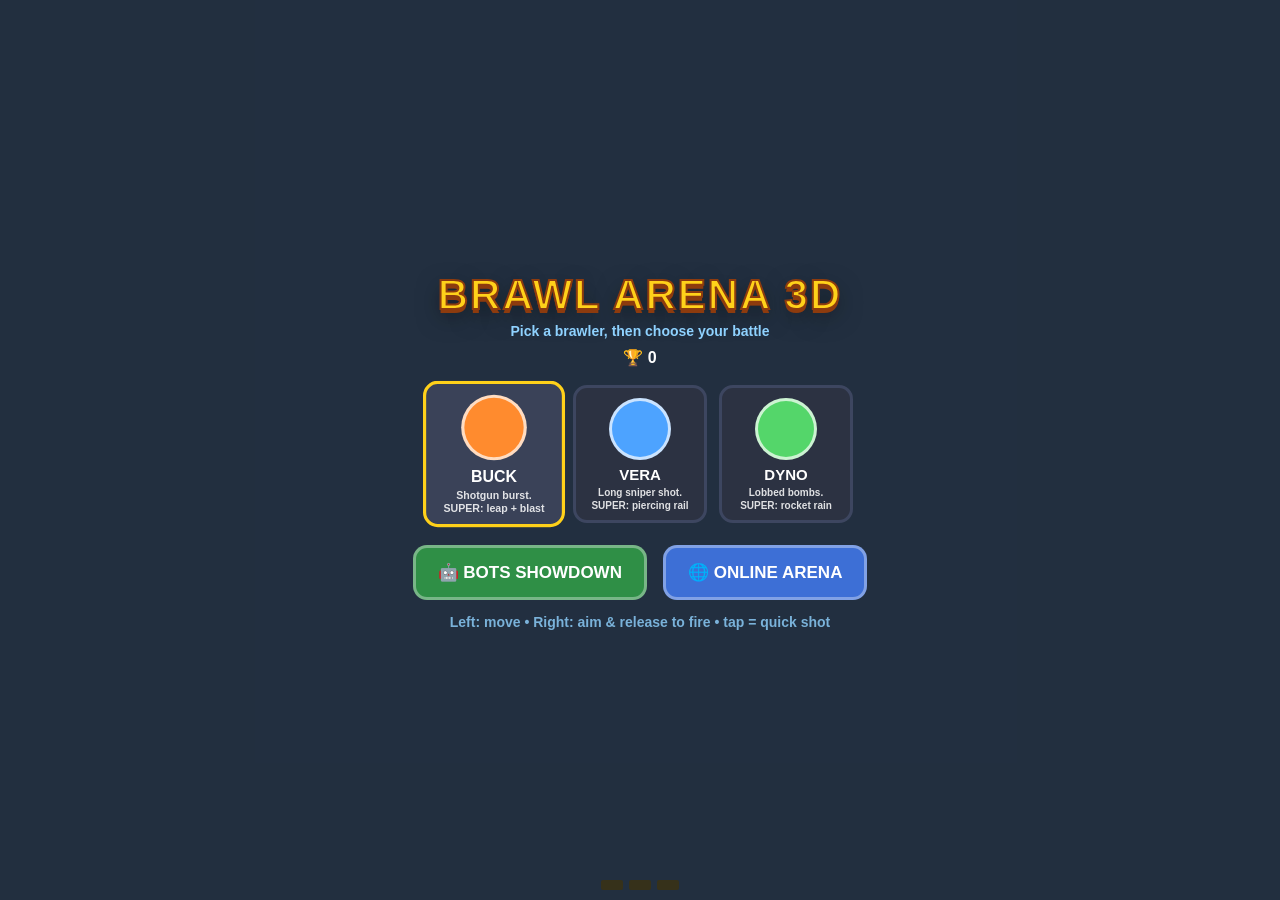
<file: BrawlArena/app/src/main/assets/index.html>
<!DOCTYPE html>
<html>
<head>
<meta charset="utf-8">
<meta name="viewport" content="width=device-width, initial-scale=1, maximum-scale=1, user-scalable=no, viewport-fit=cover">
<title>Brawl Arena 3D</title>
<style>
  html,body{margin:0;height:100%;overflow:hidden;background:#20242e;touch-action:none;
            font-family:-apple-system,Roboto,sans-serif;-webkit-user-select:none;user-select:none;}
  #c{display:block;width:100vw;height:100vh;}
  .hud{position:fixed;color:#fff;text-shadow:0 2px 4px rgba(0,0,0,.6);pointer-events:none;
       font-weight:900;z-index:2;}
  #alive{top:10px;left:14px;font-size:19px;}
  #cubesH{top:36px;left:14px;font-size:17px;color:#c76bff;}
  #trophyH{top:10px;right:14px;font-size:19px;color:#ffd11a;text-align:right;}
  #netH{top:36px;right:14px;font-size:13px;color:#8fd2ff;text-align:right;}
  #warnH{top:10px;left:50%;transform:translateX(-50%);font-size:16px;color:#c76bff;}
  #ammoH{bottom:10px;left:50%;transform:translateX(-50%);display:flex;gap:6px;}
  #ammoH i{width:22px;height:10px;background:#ffd11a;border-radius:2px;}
  #ammoH i.off{background:rgba(255,255,255,.25);}
  #superB{position:fixed;right:26px;bottom:26px;width:92px;height:92px;border-radius:50%;
          background:rgba(40,46,62,.85);border:4px solid rgba(255,255,255,.5);z-index:3;
          color:#cfd6e4;font-weight:900;font-size:15px;display:flex;align-items:center;
          justify-content:center;}
  #superB.ready{background:#ffd11a;color:#5e410c;border-color:#fff;
                box-shadow:0 0 22px #ffd11a;animation:pulse 1s infinite;}
  .ovl{position:fixed;inset:0;display:flex;flex-direction:column;align-items:center;
       justify-content:center;text-align:center;color:#fff;background:rgba(10,14,26,.82);z-index:5;}
  .ttl{font-size:42px;font-weight:900;letter-spacing:2px;color:#ffd11a;
       -webkit-text-stroke:2px #8d3b0e;text-shadow:0 4px 0 #8d3b0e,0 8px 22px rgba(0,0,0,.5);}
  .sub{margin-top:4px;font-size:14px;font-weight:700;color:#8fd2ff;}
  .cards{display:flex;gap:12px;margin-top:18px;}
  .card{width:112px;padding:10px 8px 8px;border-radius:14px;background:#2c3242;border:3px solid #3d4660;
        color:#fff;font-weight:800;}
  .card.sel{border-color:#ffd11a;background:#3a4258;transform:scale(1.06);}
  .card .face{width:56px;height:56px;border-radius:50%;margin:0 auto 6px;border:3px solid rgba(255,255,255,.7);}
  .card .nm{font-size:15px;}
  .card .desc{font-size:10px;font-weight:600;opacity:.85;margin-top:3px;line-height:1.3;}
  .btns{display:flex;gap:16px;margin-top:22px;}
  .mbtn{padding:14px 22px;border-radius:14px;font-weight:900;font-size:17px;color:#fff;
        border:3px solid rgba(255,255,255,.35);}
  #btnBots{background:#2f8f46;}
  #btnOnline{background:#3d6fd6;}
  .stat{margin-top:9px;font-size:16px;font-weight:800;}
  .stat b{color:#ffd11a;}
  #over{display:none;}
  .tap{margin-top:22px;font-size:20px;font-weight:900;color:#7bff9e;animation:pulse 1.1s infinite;}
  @keyframes pulse{0%,100%{transform:scale(1)}50%{transform:scale(1.07)}}
  #banner{position:fixed;top:20%;left:0;right:0;text-align:center;font-size:30px;font-weight:900;
          color:#ffd11a;-webkit-text-stroke:1.5px #8d3b0e;text-shadow:0 3px 0 #8d3b0e;
          opacity:0;pointer-events:none;z-index:4;}
  #banner.show{animation:ban 2s ease;}
  @keyframes ban{0%{opacity:0;transform:scale(.6)}12%{opacity:1;transform:scale(1.06)}
                 25%{transform:scale(1)}80%{opacity:1}100%{opacity:0}}
</style>
</head>
<body>
<canvas id="c"></canvas>
<div id="alive" class="hud"></div>
<div id="cubesH" class="hud"></div>
<div id="trophyH" class="hud"></div>
<div id="netH" class="hud"></div>
<div id="warnH" class="hud"></div>
<div id="ammoH" class="hud"><i></i><i></i><i></i></div>
<div id="superB">SUPER</div>
<div id="banner"></div>

<div id="menu" class="ovl">
  <div class="ttl">BRAWL ARENA 3D</div>
  <div class="sub">Pick a brawler, then choose your battle</div>
  <div class="stat" id="menuTrophy">🏆 0</div>
  <div class="cards" id="cards"></div>
  <div class="btns">
    <div class="mbtn" id="btnBots">🤖 BOTS SHOWDOWN</div>
    <div class="mbtn" id="btnOnline">🌐 ONLINE ARENA</div>
  </div>
  <div class="sub" style="margin-top:14px;opacity:.8">Left: move • Right: aim &amp; release to fire • tap = quick shot</div>
</div>

<div id="over" class="ovl">
  <div class="ttl" id="rankTtl">RANK 1</div>
  <div class="stat" id="overL1"></div>
  <div class="stat" id="overL2"></div>
  <div class="tap">TAP TO CONTINUE</div>
</div>

<script src="three.min.js"></script>
<script src="supabase.js"></script>
<script>
'use strict';
/* ================== ONLINE CONFIG ==================
   Paste your Supabase project's URL + anon key here to
   enable the ONLINE ARENA mode (Settings -> API).      */
const SUPABASE_URL = 'https://prwsoopavuojjhiaiznb.supabase.co';
const SUPABASE_ANON_KEY = 'sb_publishable_VHW-9s4Q3EZkzo85mGb8Mw_lfvyrMQ6';
const ROOM = 'arena1';
/* =================================================== */

/* ---------- audio ---------- */
let AC=null;
function beep(f0,f1,dur,type,vol){ if(!AC)return;
  const o=AC.createOscillator(),g=AC.createGain();
  o.type=type||'sine'; o.frequency.setValueAtTime(f0,AC.currentTime);
  o.frequency.linearRampToValueAtTime(f1,AC.currentTime+dur);
  g.gain.setValueAtTime(vol||.12,AC.currentTime);
  g.gain.exponentialRampToValueAtTime(.001,AC.currentTime+dur);
  o.connect(g).connect(AC.destination); o.start(); o.stop(AC.currentTime+dur); }
const sShot=()=>beep(700,420,.07,'square',.05), sHit=()=>beep(240,160,.08,'sawtooth',.07),
      sBoom=()=>beep(150,50,.3,'sawtooth',.15), sCube=()=>beep(880,1320,.12,'sine',.09),
      sSuper=()=>{beep(500,900,.13,'square',.08);setTimeout(()=>beep(700,1250,.15,'square',.08),90);},
      sDead=()=>beep(300,60,.5,'sawtooth',.14);

/* ---------- three.js scene ---------- */
const renderer=new THREE.WebGLRenderer({canvas:document.getElementById('c'),antialias:true});
renderer.setSize(innerWidth,innerHeight);
renderer.setPixelRatio(Math.min(devicePixelRatio,2));
renderer.outputEncoding=THREE.sRGBEncoding;
const scene=new THREE.Scene();
scene.background=new THREE.Color(0x8fc8ec);
scene.fog=new THREE.Fog(0x8fc8ec,900,2100);
const camera=new THREE.PerspectiveCamera(48,innerWidth/innerHeight,10,3000);
addEventListener('resize',()=>{ renderer.setSize(innerWidth,innerHeight);
  camera.aspect=innerWidth/innerHeight; camera.updateProjectionMatrix(); });
scene.add(new THREE.HemisphereLight(0xdfeeff,0x557755,1.0));
const sun=new THREE.DirectionalLight(0xfff2dd,.9); sun.position.set(300,600,200); scene.add(sun);

/* ---------- world ---------- */
const TILE=48, MW=40, MH=40, WORLD=MW*TILE;
let map=[], boxHp={}, boxMesh={}, worldGroup=null;
function tile(tx,ty){ return (tx<0||ty<0||tx>=MW||ty>=MH)?1:map[ty*MW+tx]; }
function mulberry32(a){ return function(){ a|=0; a=a+0x6D2B79F5|0;
  let t=Math.imul(a^a>>>15,1|a); t=t+Math.imul(t^t>>>7,61|t)^t; return ((t^t>>>14)>>>0)/4294967296; }; }
function seedOf(s){ let h=0; for(const c of s) h=(h*31+c.charCodeAt(0))|0; return h; }

const geoWall=new THREE.BoxGeometry(TILE,60,TILE);
const matWall=new THREE.MeshLambertMaterial({color:0x6d7484});
const matWallTop=new THREE.MeshLambertMaterial({color:0x8a92a5});
const geoBox=new THREE.BoxGeometry(38,38,38);
const matBox=new THREE.MeshLambertMaterial({color:0x8a6134});
const geoBush=new THREE.SphereGeometry(26,8,6);
const matBush=new THREE.MeshLambertMaterial({color:0x2e7a3d,transparent:true,opacity:.88});
const geoCube=new THREE.BoxGeometry(18,18,18);
const matCube=new THREE.MeshLambertMaterial({color:0xc76bff,emissive:0x551a80});
const geoBullet=new THREE.SphereGeometry(5,8,8);
const geoShadow=new THREE.CircleGeometry(17,16);
const matShadow=new THREE.MeshBasicMaterial({color:0x000000,transparent:true,opacity:.3});

function genMap(withBoxes,rand){
  map=new Array(MW*MH).fill(0); boxHp={};
  for(let i=0;i<MW;i++){ map[i]=1; map[(MH-1)*MW+i]=1; map[i*MW]=1; map[i*MW+MW-1]=1; }
  const R=(a,b)=>a+rand()*(b-a)|0;
  for(let k=0;k<26;k++){ const x=R(3,MW-6),y=R(3,MH-6),w=R(1,4),h=R(1,4);
    for(let j=0;j<h;j++)for(let i=0;i<w;i++) map[(y+j)*MW+x+i]=1; }
  for(let k=0;k<20;k++){ const x=R(2,MW-7),y=R(2,MH-7),w=R(2,5),h=R(2,5);
    for(let j=0;j<h;j++)for(let i=0;i<w;i++) if(map[(y+j)*MW+x+i]===0) map[(y+j)*MW+x+i]=2; }
  if(withBoxes){ let placed=0;
    while(placed<26){ const x=R(4,MW-4),y=R(4,MH-4);
      if(map[y*MW+x]===0){ map[y*MW+x]=3; boxHp[y*MW+x]=3000; placed++; } } }
}
function buildWorld(){
  if(worldGroup){ scene.remove(worldGroup); }
  worldGroup=new THREE.Group(); boxMesh={};
  // ground
  const gc=document.createElement('canvas'); gc.width=gc.height=1024;
  const g2=gc.getContext('2d');
  for(let ty=0;ty<MW;ty++)for(let tx=0;tx<MW;tx++){
    g2.fillStyle=(tx+ty)%2?'#478a54':'#4d925b';
    g2.fillRect(tx*25.6,ty*25.6,26,26);
  }
  const gt=new THREE.CanvasTexture(gc); gt.encoding=THREE.sRGBEncoding;
  const ground=new THREE.Mesh(new THREE.PlaneGeometry(WORLD,WORLD),
    new THREE.MeshLambertMaterial({map:gt}));
  ground.rotation.x=-Math.PI/2; ground.position.set(WORLD/2,0,WORLD/2);
  worldGroup.add(ground);
  for(let ty=0;ty<MH;ty++)for(let tx=0;tx<MW;tx++){
    const t=map[ty*MW+tx], X=tx*TILE+TILE/2, Z=ty*TILE+TILE/2;
    if(t===1){ const m=new THREE.Mesh(geoWall,[matWall,matWall,matWallTop,matWall,matWall,matWall]);
      m.position.set(X,30,Z); worldGroup.add(m); }
    else if(t===3){ const m=new THREE.Mesh(geoBox,matBox);
      m.position.set(X,19,Z); m.rotation.y=.3; worldGroup.add(m); boxMesh[ty*MW+tx]=m; }
    else if(t===2){ const b=new THREE.Mesh(geoBush,matBush);
      b.position.set(X,14,Z); b.scale.y=.62; worldGroup.add(b); }
  }
  scene.add(worldGroup);
}

/* ---------- text sprites ---------- */
function makeBar(){
  const cnv=document.createElement('canvas'); cnv.width=128; cnv.height=40;
  const tex=new THREE.CanvasTexture(cnv);
  const sp=new THREE.Sprite(new THREE.SpriteMaterial({map:tex,depthTest:false}));
  sp.scale.set(80,25,1); sp.userData={cnv,tex,last:''};
  return sp;
}
function drawBar(sp,p,mine){
  const key=p.name+'|'+Math.round(p.hp)+'|'+p.maxhp+'|'+p.cubes;
  if(sp.userData.last===key) return;
  sp.userData.last=key;
  const c=sp.userData.cnv, g=c.getContext('2d');
  g.clearRect(0,0,128,40);
  g.font='900 15px sans-serif'; g.textAlign='center';
  g.fillStyle='#fff'; g.strokeStyle='rgba(0,0,0,.7)'; g.lineWidth=3;
  const label=p.name+(p.cubes?' ▣'+p.cubes:'');
  g.strokeText(label,64,14); g.fillText(label,64,14);
  g.fillStyle='rgba(0,0,0,.55)'; g.fillRect(24,20,80,10);
  g.fillStyle=mine?'#6cff8e':'#ff5d5d';
  g.fillRect(24,20,80*Math.max(0,p.hp/p.maxhp),10);
  sp.userData.tex.needsUpdate=true;
}
function popText(x,y,txt,col){
  const cnv=document.createElement('canvas'); cnv.width=128; cnv.height=48;
  const g=cnv.getContext('2d');
  g.font='900 26px sans-serif'; g.textAlign='center';
  g.strokeStyle='rgba(0,0,0,.7)'; g.lineWidth=4;
  g.strokeText(txt,64,32); g.fillStyle=col; g.fillText(txt,64,32);
  const sp=new THREE.Sprite(new THREE.SpriteMaterial({map:new THREE.CanvasTexture(cnv),
    depthTest:false,transparent:true}));
  sp.scale.set(70,26,1); sp.position.set(x,58,y);
  scene.add(sp); pops.push({sp,t:.9});
}

/* ---------- characters ---------- */
const CHARS={
  buck:{name:'BUCK', col:0xff8b2e, css:'#ff8b2e', hp:5000, spd:185, ammoT:1.5, range:235,
        desc:'Shotgun burst.<br>SUPER: leap + blast', superNeed:4500,
        fire(p,ang){ for(let i=-2;i<=2;i++)
            spawnBullet(p,ang+i*.09,640,235,380*(1+.08*p.cubes),0xffb066); },
        superCast(p,ang,dist){ const d=Math.min(260,dist||260);
          p.leap={t:.45,sx:p.x,sy:p.y,tx:p.x+Math.cos(ang)*d,ty:p.y+Math.sin(ang)*d};
          netFire('super',{c:'buck',tx:p.leap.tx,ty:p.leap.ty},p); }},
  vera:{name:'VERA', col:0x4da3ff, css:'#4da3ff', hp:3600, spd:172, ammoT:2.0, range:465,
        desc:'Long sniper shot.<br>SUPER: piercing rail', superNeed:4000,
        fire(p,ang){ spawnBullet(p,ang,920,465,1300*(1+.08*p.cubes),0x9fd0ff); },
        superCast(p,ang){ spawnBullet(p,ang,1050,640,2200*(1+.08*p.cubes),0xe0f4ff,true);
          netFire('super',{c:'vera',a:ang},p); }},
  dyno:{name:'DYNO', col:0x54d66a, css:'#54d66a', hp:4300, spd:167, ammoT:1.8, range:320,
        desc:'Lobbed bombs.<br>SUPER: rocket rain', superNeed:5000,
        fire(p,ang,dist){ spawnLob(p,ang,Math.min(dist||320,320),1050*(1+.08*p.cubes),85,.55); },
        superCast(p,ang,dist){ const d=Math.min(dist||300,340);
          const tx=p.x+Math.cos(ang)*d, ty=p.y+Math.sin(ang)*d;
          rocketRain(p,tx,ty); netFire('super',{c:'dyno',tx,ty},p); }},
};
const CHARKEYS=Object.keys(CHARS);
function rocketRain(p,tx,ty){
  for(let i=0;i<6;i++) setTimeout(()=>{ if(state==='play')
    boom(tx+(Math.random()-.5)*220,ty+(Math.random()-.5)*220,72,700*(1+.08*(p.cubes||0)),p); },i*190);
}

/* ---------- entities ---------- */
let players=[],bullets=[],lobs=[],explosions=[],cubesArr=[],pops=[];
let me=null, state='menu', mode='bots', elapsed=0, zoneMargin=0, zoneT=15, shake=0;
let zoneMeshes=[], kos=0;
let trophies=+(localStorage.getItem('ba_trophies')||0);
const BOTNAMES=['Rex','Nova','Pip','Kilo','Mara','Zed','Juno','Tank','Ollie'];
const myId='p'+Math.random().toString(36).slice(2,9);

function makeMesh(p){
  const g=new THREE.Group();
  const sh=new THREE.Mesh(geoShadow,matShadow); sh.rotation.x=-Math.PI/2; sh.position.y=1; g.add(sh);
  const bodyMat=new THREE.MeshLambertMaterial({color:p.ch.col,transparent:true});
  const body=new THREE.Mesh(new THREE.CylinderGeometry(13,15,26,10),bodyMat);
  body.position.y=18; g.add(body);
  const head=new THREE.Mesh(new THREE.SphereGeometry(10,10,8),
    new THREE.MeshLambertMaterial({color:0xffe0c2,transparent:true}));
  head.position.y=38; g.add(head);
  const gun=new THREE.Mesh(new THREE.BoxGeometry(6,6,26),
    new THREE.MeshLambertMaterial({color:0x20242e,transparent:true}));
  gun.position.set(8,24,14); g.add(gun);
  const bar=makeBar(); bar.position.y=62; g.add(bar);
  g.userData={bar,mats:[bodyMat,head.material,gun.material]};
  scene.add(g);
  return g;
}
function makePlayer(charKey,kind,ix,id,name){   // kind: 'me'|'bot'|'remote'
  const ch=CHARS[charKey];
  const ang=ix/10*Math.PI*2, rad=WORLD*.38;
  let x=WORLD/2+Math.cos(ang)*rad, y=WORLD/2+Math.sin(ang)*rad;
  const tx=x/TILE|0, ty=y/TILE|0;
  for(let j=-1;j<=1;j++)for(let i=-1;i<=1;i++)
    if(tile(tx+i,ty+j)!==0&&tx+i>0&&ty+j>0&&tx+i<MW-1&&ty+j<MH-1) map[(ty+j)*MW+tx+i]=0;
  const p={x,y,r:19,char:charKey,ch,kind,alive:true,id:id||('b'+ix),
    name:name||(kind==='bot'?BOTNAMES[(ix-1)%9]:'YOU'),
    hp:ch.hp,maxhp:ch.hp,cubes:0,ammo:3,reload:0,super:0,aim:0,
    shotT:0,hurtT:0,regenT:0,ai:{},leap:null,tx:x,ty:y,lastSeen:performance.now()};
  p.mesh=makeMesh(p);
  return p;
}
function removePlayer(p){ scene.remove(p.mesh); }

function spawnBullet(p,ang,spd,range,dmg,col,pierce){
  const m=new THREE.Mesh(geoBullet,new THREE.MeshBasicMaterial({color:col}));
  m.position.set(p.x+Math.cos(ang)*24,26,p.y+Math.sin(ang)*24);
  if(pierce) m.scale.set(1.8,1.8,1.8);
  scene.add(m);
  bullets.push({x:p.x+Math.cos(ang)*24,y:p.y+Math.sin(ang)*24,
    vx:Math.cos(ang)*spd,vy:Math.sin(ang)*spd,dmg,owner:p,range,d:0,r:pierce?9:5,
    pierce:!!pierce,mesh:m});
  p.shotT=1; if(p===me||p.kind==='bot') sShot();
}
function spawnLob(p,ang,dist,dmg,rad,air){
  const m=new THREE.Mesh(geoBullet,new THREE.MeshBasicMaterial({color:0x2c2c2c}));
  m.scale.set(1.6,1.6,1.6); scene.add(m);
  lobs.push({x:p.x,y:p.y,tx:p.x+Math.cos(ang)*dist,ty:p.y+Math.sin(ang)*dist,
    t:0,air,dmg,rad,owner:p,mesh:m});
  p.shotT=1; sShot();
}
function boom(x,y,r,dmg,owner){
  sBoom(); if(me&&me.alive&&Math.hypot(x-me.x,y-me.y)<300) shake=Math.min(1,shake+.4);
  const m=new THREE.Mesh(new THREE.SphereGeometry(1,10,10),
    new THREE.MeshBasicMaterial({color:0xffb054,transparent:true,opacity:.75}));
  m.position.set(x,20,y); scene.add(m);
  explosions.push({mesh:m,t:.3,r});
  for(const p of players) if(p.alive&&p!==owner&&Math.hypot(p.x-x,p.y-y)<r+p.r)
    damage(p,dmg,owner);
  const tx=x/TILE|0, ty=y/TILE|0;
  for(let j=-1;j<=1;j++)for(let k=-1;k<=1;k++)
    if(tile(tx+k,ty+j)===3) hitBox((ty+j)*MW+tx+k,dmg);
}

/* ---------- collision ---------- */
function wallAt(x,y){ const t=tile(x/TILE|0,y/TILE|0); return t===1||t===3; }
function moveCircle(p,dx,dy){
  const r=p.r;
  let nx=p.x+dx;
  if(!wallAt(nx-r,p.y-r*.6)&&!wallAt(nx+r,p.y-r*.6)&&!wallAt(nx-r,p.y+r*.6)&&!wallAt(nx+r,p.y+r*.6)) p.x=nx;
  let ny=p.y+dy;
  if(!wallAt(p.x-r*.6,ny-r)&&!wallAt(p.x+r*.6,ny-r)&&!wallAt(p.x-r*.6,ny+r)&&!wallAt(p.x+r*.6,ny+r)) p.y=ny;
  p.x=Math.max(TILE+r,Math.min(WORLD-TILE-r,p.x));
  p.y=Math.max(TILE+r,Math.min(WORLD-TILE-r,p.y));
}
function los(a,b){
  const steps=Math.ceil(Math.hypot(b.x-a.x,b.y-a.y)/24);
  for(let i=1;i<steps;i++){
    const x=a.x+(b.x-a.x)*i/steps, y=a.y+(b.y-a.y)*i/steps;
    if(tile(x/TILE|0,y/TILE|0)===1) return false;
  }
  return true;
}
function inBush(p){ return tile(p.x/TILE|0,p.y/TILE|0)===2; }
function visibleTo(v,p){
  if(!p.alive) return false;
  if(inBush(p)&&p.shotT<=0&&Math.hypot(p.x-v.x,p.y-v.y)>150) return false;
  return true;
}

/* ---------- damage ---------- */
let lastHitBy=null;
function damage(target,dmg,src){
  if(!target.alive||state!=='play') return;
  if(mode==='online'){
    if(target.kind==='remote'){
      if(src===me){ me.super=Math.min(me.ch.superNeed,me.super+dmg);
        popText(target.x,target.y,Math.round(dmg),'#ff6a5a'); }
      return;                                     // their client owns their hp
    }
    if(src&&src.kind==='remote') lastHitBy=src.id;
  }
  target.hp-=dmg; target.hurtT=1; target.regenT=0;
  popText(target.x,target.y,Math.round(dmg),'#ff6a5a');
  if(src&&src.alive&&src.kind!=='remote') src.super=Math.min(src.ch.superNeed,src.super+dmg);
  if(target===me) shake=Math.min(1,shake+.35);
  sHit();
  if(target.hp<=0) kill(target);
}
function kill(target){
  target.alive=false; sDead();
  target.mesh.visible=false;
  for(let i=0;i<target.cubes;i++) spawnCube(target.x+(Math.random()-.5)*50,target.y+(Math.random()-.5)*50);
  if(mode==='bots'){
    if(target===me) endMatch(players.filter(p=>p.alive).length+1);
    else if(me.alive&&players.filter(p=>p.alive).length===1) endMatch(1);
  } else if(target===me){
    netSend('ko',{by:lastHitBy});
    banner('KO! Respawning...');
    setTimeout(()=>{ if(state==='play'&&mode==='online') respawnMe(); },2500);
  }
}
function respawnMe(){
  const ix=(Math.random()*10)|0, ang=ix/10*Math.PI*2, rad=WORLD*.38;
  me.x=WORLD/2+Math.cos(ang)*rad; me.y=WORLD/2+Math.sin(ang)*rad;
  me.hp=me.maxhp=me.ch.hp; me.cubes=0; me.super=0; me.ammo=3;
  me.alive=true; me.mesh.visible=true;
}
function spawnCube(x,y){
  const m=new THREE.Mesh(geoCube,matCube); m.position.set(x,20,y); scene.add(m);
  cubesArr.push({x,y,mesh:m});
}
function hitBox(txy,dmg){
  if(!(txy in boxHp)) return;
  boxHp[txy]-=dmg;
  if(boxHp[txy]<=0){
    const bx=(txy%MW)*TILE+TILE/2, by=(txy/MW|0)*TILE+TILE/2;
    map[txy]=0; delete boxHp[txy];
    if(boxMesh[txy]){ worldGroup.remove(boxMesh[txy]); delete boxMesh[txy]; }
    spawnCube(bx,by); sBoom();
  }
}

/* ---------- net (Supabase Realtime) ---------- */
let sb=null, chan=null, netReady=false, remotes={}, stT=0;
const configured=()=>SUPABASE_URL.startsWith('https://')&&SUPABASE_ANON_KEY.length>20;
function netStatus(t){ document.getElementById('netH').textContent=t; }
function netSend(event,payload){
  if(chan&&netReady) chan.send({type:'broadcast',event,payload:Object.assign({i:myId},payload)});
}
function netFire(kind,data,p){
  if(p===me) netSend('fire',Object.assign({k:kind},data));
}
function remoteOf(d){
  let r=remotes[d.i];
  if(!r&&d.c){
    r=makePlayer(d.c,'remote',(Math.random()*10)|0,d.i,d.n||'Player');
    remotes[d.i]=r; players.push(r);
  }
  return r;
}
function joinOnline(){
  netStatus('connecting…');
  sb=supabase.createClient(SUPABASE_URL,SUPABASE_ANON_KEY);
  chan=sb.channel(ROOM,{config:{presence:{key:myId},broadcast:{self:false}}});
  chan.on('presence',{event:'leave'},({key})=>{
    if(remotes[key]){ removePlayer(remotes[key]);
      players=players.filter(q=>q!==remotes[key]); delete remotes[key]; }
  });
  chan.on('broadcast',{event:'st'},({payload:d})=>{
    const r=remoteOf(d); if(!r) return;
    r.tx=d.x; r.ty=d.y; r.aim=d.a; r.hp=d.h; r.maxhp=d.mh; r.cubes=d.cu||0;
    r.name=d.n||r.name; r.shotT=d.s?1:r.shotT;
    const wasDead=!r.alive; r.alive=d.al!==0;
    r.mesh.visible=r.alive;
    if(wasDead&&r.alive){ r.x=d.x; r.y=d.y; }
    r.lastSeen=performance.now();
  });
  chan.on('broadcast',{event:'fire'},({payload:d})=>{
    const r=remoteOf(d); if(!r||state!=='play') return;
    r.x=d.ox!==undefined?d.ox:r.x; r.y=d.oy!==undefined?d.oy:r.y;
    if(d.k==='f'){ r.ch.fire(r,d.a,d.d); }
    else if(d.k==='super'){
      sSuper();
      if(d.c==='buck') setTimeout(()=>{ if(state==='play') boom(d.tx,d.ty,110,1400,r); },450);
      else if(d.c==='vera') spawnBullet(r,d.a,1050,640,2200,0xe0f4ff,true);
      else if(d.c==='dyno') rocketRain(r,d.tx,d.ty);
    }
  });
  chan.on('broadcast',{event:'ko'},({payload:d})=>{
    if(d.by===myId){ kos++; trophies+=2;
      try{localStorage.setItem('ba_trophies',trophies);}catch(e){}
      banner('KO! +2 🏆'); sCube(); }
  });
  chan.subscribe(async status=>{
    if(status==='SUBSCRIBED'){ netReady=true; netStatus('🌐 online');
      await chan.track({n:'Player',c:chosen}); }
    else if(status==='CHANNEL_ERROR'||status==='TIMED_OUT'){
      netStatus('⚠ connection failed');
      if(state==='play'&&mode==='online') banner('Connection lost');
    }
  });
}
function leaveOnline(){
  if(chan){ try{chan.unsubscribe();}catch(e){} chan=null; }
  if(sb){ try{sb.removeAllChannels();}catch(e){} sb=null; }
  netReady=false;
  for(const k in remotes){ removePlayer(remotes[k]); delete remotes[k]; }
  netStatus('');
}
function netTick(dt){
  if(mode!=='online'||!netReady) return;
  stT-=dt;
  if(stT<=0){ stT=.1;
    netSend('st',{x:Math.round(me.x),y:Math.round(me.y),a:+me.aim.toFixed(2),
      h:Math.round(me.hp),mh:me.maxhp,cu:me.cubes,c:me.char,n:me.name,
      s:me.shotT>0?1:0,al:me.alive?1:0});
  }
  const now=performance.now();                    // drop stale remotes (10s silent)
  for(const k in remotes){ if(now-remotes[k].lastSeen>10000){
    removePlayer(remotes[k]); players=players.filter(q=>q!==remotes[k]); delete remotes[k]; } }
}

/* ---------- fire / super ---------- */
function fireOf(p,ang,dist){
  if(p.ammo<1||!p.alive) return;
  p.ammo--; p.aim=ang;
  p.ch.fire(p,ang,dist);
  if(p===me) netSend('fire',{k:'f',a:ang,d:dist,c:me.char,ox:Math.round(me.x),oy:Math.round(me.y)});
}
function castSuper(p){
  if(!p||p.super<p.ch.superNeed||!p.alive||state!=='play') return;
  p.super=0; sSuper();
  let ang=p.aim, dist=260, best=null, bd=1e9;
  for(const q of players) if(q!==p&&q.alive&&visibleTo(p,q)){
    const d=Math.hypot(q.x-p.x,q.y-p.y); if(d<bd&&d<520){bd=d;best=q;}
  }
  if(best){ ang=Math.atan2(best.y-p.y,best.x-p.x); dist=bd; }
  p.ch.superCast(p,ang,dist);
}

/* ---------- bots ---------- */
function botThink(p,dt){
  const ai=p.ai;
  ai.t=(ai.t||0)-dt;
  if(ai.t<=0){
    ai.t=.15; ai.target=null; let bd=1e9;
    for(const q of players) if(q!==p&&q.alive&&visibleTo(p,q)&&los(p,q)){
      const d=Math.hypot(q.x-p.x,q.y-p.y);
      if(d<bd&&d<p.ch.range+80){bd=d;ai.target=q;ai.td=d;}
    }
    if(!ai.wp||Math.hypot(ai.wp.x-p.x,ai.wp.y-p.y)<60||Math.random()<.08){
      let obj=null,od=1e9;
      for(const c of cubesArr){ const d=Math.hypot(c.x-p.x,c.y-p.y); if(d<od&&d<500){od=d;obj={x:c.x,y:c.y};} }
      if(!obj) for(const k in boxHp){ const bx=(k%MW)*TILE+24,by=(k/MW|0)*TILE+24;
        const d=Math.hypot(bx-p.x,by-p.y); if(d<od&&d<420){od=d;obj={x:bx,y:by};} }
      const m=zoneMargin+TILE*2;
      ai.wp=obj||{x:m+Math.random()*(WORLD-2*m),y:m+Math.random()*(WORLD-2*m)};
    }
    const m=zoneMargin+TILE*1.5;
    if(p.x<m||p.y<m||p.x>WORLD-m||p.y>WORLD-m) ai.wp={x:WORLD/2,y:WORLD/2};
  }
  let mx=0,my=0;
  const t=ai.target;
  if(t){
    p.aim=Math.atan2(t.y-p.y,t.x-p.x);
    const d=ai.td, ideal=p.ch.range*.7;
    const away=d<ideal*.6?-1:(d>ideal?1:0);
    mx=Math.cos(p.aim)*away; my=Math.sin(p.aim)*away;
    ai.orb=ai.orb||(Math.random()<.5?1:-1);
    mx+=-Math.sin(p.aim)*ai.orb*.8; my+=Math.cos(p.aim)*ai.orb*.8;
    if(p.hp<p.maxhp*.28){ mx=-Math.cos(p.aim); my=-Math.sin(p.aim); }
    ai.shoot=(ai.shoot||0)-dt;
    if(ai.shoot<=0&&p.ammo>=1){ ai.shoot=.55+Math.random()*.5; fireOf(p,p.aim+(Math.random()-.5)*.12,d); }
    if(p.super>=p.ch.superNeed&&d<p.ch.range&&Math.random()<.02) castSuper(p);
  } else if(ai.wp){
    const d=Math.hypot(ai.wp.x-p.x,ai.wp.y-p.y);
    if(d>4){ mx=(ai.wp.x-p.x)/d; my=(ai.wp.y-p.y)/d; p.aim=Math.atan2(my,mx); }
    const fx=p.x+Math.cos(p.aim)*60, fy=p.y+Math.sin(p.aim)*60;
    if(tile(fx/TILE|0,fy/TILE|0)===3&&p.ammo>=2) fireOf(p,p.aim,80);
  }
  const sp=p.ch.spd*dt, mm=Math.hypot(mx,my)||1;
  moveCircle(p,mx/mm*sp,my/mm*sp);
}

/* ---------- match flow ---------- */
let chosen='buck';
function banner(t){ const b=document.getElementById('banner');
  b.textContent=t; b.classList.remove('show'); void b.offsetWidth; b.classList.add('show'); }
function clearEntities(){
  for(const p of players) removePlayer(p);
  for(const b of bullets) scene.remove(b.mesh);
  for(const l of lobs) scene.remove(l.mesh);
  for(const e of explosions) scene.remove(e.mesh);
  for(const c of cubesArr) scene.remove(c.mesh);
  for(const d of pops) scene.remove(d.sp);
  players=[];bullets=[];lobs=[];explosions=[];cubesArr=[];pops=[];remotes={};
}
function startMatch(m){
  mode=m; clearEntities();
  genMap(mode==='bots', mode==='bots'?Math.random:mulberry32(seedOf(ROOM)));
  buildWorld();
  me=makePlayer(chosen,'me',(Math.random()*10)|0,myId);
  players.push(me);
  if(mode==='bots') for(let i=1;i<10;i++)
    players.push(makePlayer(CHARKEYS[(Math.random()*3)|0],'bot',i));
  elapsed=0; zoneMargin=0; zoneT=15; kos=0; lastHitBy=null; state='play';
  document.getElementById('menu').style.display='none';
  document.getElementById('over').style.display='none';
  if(mode==='online'){ joinOnline(); banner('ONLINE ARENA — most KOs wins!'); }
  else banner('SHOWDOWN — be the last one standing!');
}
function endMatch(rank){
  if(state!=='play') return;
  state='over';
  let l1,l2;
  if(mode==='bots'){
    const delta=[0,10,8,6,4,2,0,0,-1,-2,-2][rank]||0;
    trophies=Math.max(0,trophies+delta);
    document.getElementById('rankTtl').textContent=rank===1?'VICTORY!':'RANK '+rank;
    l1=(delta>=0?'+':'')+delta+' 🏆  (total '+trophies+')';
    l2='POWER CUBES '+me.cubes;
  } else {
    document.getElementById('rankTtl').textContent='ARENA LEFT';
    l1='KOs this session: '+kos;
    l2='🏆 '+trophies;
  }
  try{localStorage.setItem('ba_trophies',trophies);}catch(e){}
  document.getElementById('overL1').textContent=l1;
  document.getElementById('overL2').textContent=l2;
  setTimeout(()=>{ document.getElementById('over').style.display='flex'; },900);
}

/* ---------- menu ---------- */
function buildMenu(){
  document.getElementById('menuTrophy').textContent='🏆 '+trophies;
  const cardsEl=document.getElementById('cards'); cardsEl.innerHTML='';
  for(const k of CHARKEYS){
    const ch=CHARS[k];
    const d=document.createElement('div');
    d.className='card'+(k===chosen?' sel':'');
    d.innerHTML='<div class="face" style="background:'+ch.css+'"></div><div class="nm">'+ch.name+
      '</div><div class="desc">'+ch.desc+'</div>';
    d.onclick=e=>{ e.stopPropagation(); chosen=k; buildMenu(); };
    cardsEl.appendChild(d);
  }
  document.getElementById('btnOnline').style.opacity=configured()?1:.45;
}
buildMenu();
function initAudio(){ if(!AC){ try{AC=new (window.AudioContext||window.webkitAudioContext)();}catch(e){} }
  if(AC&&AC.state==='suspended') AC.resume(); }
document.getElementById('btnBots').addEventListener('click',e=>{
  e.stopPropagation(); initAudio(); startMatch('bots'); });
document.getElementById('btnOnline').addEventListener('click',e=>{
  e.stopPropagation(); initAudio();
  if(!configured()){ banner('Online needs Supabase keys — see README'); return; }
  startMatch('online'); });
document.getElementById('over').addEventListener('click',()=>{
  document.getElementById('over').style.display='none';
  if(mode==='online') leaveOnline();
  buildMenu();
  document.getElementById('menu').style.display='flex';
  state='menu';
});

/* ---------- input ---------- */
const sticks={move:null,aimTouch:null};
let keys={}, mouse={x:0,y:0};
const superB=document.getElementById('superB');
superB.addEventListener('touchstart',e=>{ e.stopPropagation(); castSuper(me); },{passive:true});
superB.addEventListener('mousedown',e=>{ e.stopPropagation(); castSuper(me); });
addEventListener('touchstart',e=>{
  if(state!=='play') return;
  for(const t of e.changedTouches){
    if(t.target===superB) continue;
    if(t.clientX<innerWidth*.45&&!sticks.move)
      sticks.move={id:t.identifier,ox:t.clientX,oy:t.clientY,dx:0,dy:0};
    else if(!sticks.aimTouch)
      sticks.aimTouch={id:t.identifier,ox:t.clientX,oy:t.clientY,dx:0,dy:0,t0:performance.now()};
  }
},{passive:true});
addEventListener('touchmove',e=>{
  for(const t of e.changedTouches)
    for(const s of [sticks.move,sticks.aimTouch]) if(s&&s.id===t.identifier){
      s.dx=t.clientX-s.ox; s.dy=t.clientY-s.oy;
      const m=Math.hypot(s.dx,s.dy); if(m>60){ s.dx*=60/m; s.dy*=60/m; }
    }
},{passive:true});
addEventListener('touchend',e=>{
  for(const t of e.changedTouches){
    if(sticks.move&&sticks.move.id===t.identifier) sticks.move=null;
    if(sticks.aimTouch&&sticks.aimTouch.id===t.identifier){
      const s=sticks.aimTouch; sticks.aimTouch=null;
      if(state!=='play'||!me||!me.alive) continue;
      const m=Math.hypot(s.dx,s.dy);
      if(m<10&&performance.now()-s.t0<250){
        let best=null,bd=1e9;
        for(const q of players) if(q!==me&&q.alive&&visibleTo(me,q)&&los(me,q)){
          const d=Math.hypot(q.x-me.x,q.y-me.y); if(d<bd&&d<me.ch.range+40){bd=d;best=q;}
        }
        const ang=best?Math.atan2(best.y-me.y,best.x-me.x):me.aim;
        fireOf(me,ang,bd<1e9?bd:undefined);
      } else if(m>=10) fireOf(me,Math.atan2(s.dy,s.dx),m/60*me.ch.range);
    }
  }
},{passive:true});
addEventListener('keydown',e=>{ keys[e.key.toLowerCase()]=true;
  if(e.key===' '&&state==='play') castSuper(me); });
addEventListener('keyup',e=>{ keys[e.key.toLowerCase()]=false; });
addEventListener('mousemove',e=>{ mouse.x=e.clientX; mouse.y=e.clientY; });
addEventListener('mousedown',e=>{
  if(state==='play'&&me&&me.alive&&e.target.id==='c'){
    const ang=Math.atan2(mouse.y-innerHeight/2,mouse.x-innerWidth/2);
    fireOf(me,ang,Math.hypot(mouse.x-innerWidth/2,mouse.y-innerHeight/2)/(innerWidth/2)*me.ch.range*1.4);
  }
});

/* ---------- update ---------- */
function update(dt){
  if(state!=='play'||!me) return;
  elapsed+=dt;
  netTick(dt);
  if(mode==='bots'){
    zoneT-=dt;
    if(zoneT<=0&&zoneMargin<WORLD*.36){ zoneMargin+=TILE*3; zoneT=15; shake=Math.min(1,shake+.3); }
  }
  for(const p of players){
    if(!p.alive) continue;
    p.shotT-=dt; p.hurtT-=dt;
    if(p.kind!=='remote'){
      p.regenT+=dt;
      if(p.regenT>4&&p.hp<p.maxhp) p.hp=Math.min(p.maxhp,p.hp+900*dt);
      p.reload+=dt;
      if(p.ammo<3&&p.reload>=p.ch.ammoT){ p.ammo++; p.reload=0; }
    }
    if(p.leap){
      p.leap.t-=dt;
      const k=1-Math.max(0,p.leap.t)/.45;
      p.x=p.leap.sx+(p.leap.tx-p.leap.sx)*k; p.y=p.leap.sy+(p.leap.ty-p.leap.sy)*k;
      p.mesh.position.y=Math.sin(k*Math.PI)*70;
      if(p.leap.t<=0){
        p.mesh.position.y=0;
        if(wallAt(p.x,p.y)){ const txy=(p.y/TILE|0)*MW+(p.x/TILE|0);
          if(map[txy]===3) hitBox(txy,9999); else { p.x=p.leap.sx; p.y=p.leap.sy; } }
        boom(p.x,p.y,110,1400*(1+.08*p.cubes),p);
        p.leap=null;
      }
    }
    else if(p.kind==='bot') botThink(p,dt);
    else if(p.kind==='remote'){
      p.x+=(p.tx-p.x)*Math.min(1,dt*12); p.y+=(p.ty-p.y)*Math.min(1,dt*12);
    }
    else {                                        // me
      let mx=0,my=0;
      if(sticks.move){ mx=sticks.move.dx; my=sticks.move.dy; }
      if(keys.w)my-=1; if(keys.s)my+=1; if(keys.a)mx-=1; if(keys.d)mx+=1;
      const m=Math.hypot(mx,my);
      if(m>4||((keys.w||keys.a||keys.s||keys.d)&&m>0)){
        const sp=p.ch.spd*dt; moveCircle(p,mx/m*sp,my/m*sp);
        if(!sticks.aimTouch) p.aim=Math.atan2(my,mx);
      }
      if(sticks.aimTouch&&Math.hypot(sticks.aimTouch.dx,sticks.aimTouch.dy)>10)
        p.aim=Math.atan2(sticks.aimTouch.dy,sticks.aimTouch.dx);
    }
    if(mode==='bots'&&(p.x<zoneMargin||p.y<zoneMargin||p.x>WORLD-zoneMargin||p.y>WORLD-zoneMargin)){
      p.zoneT=(p.zoneT||0)+dt; if(p.zoneT>.5){ p.zoneT=0; damage(p,600,null); }
    }
    if(p.kind!=='remote') for(let i=cubesArr.length-1;i>=0;i--){
      const c=cubesArr[i];
      if(Math.hypot(c.x-p.x,c.y-p.y)<30){
        scene.remove(c.mesh); cubesArr.splice(i,1);
        p.cubes++; p.maxhp+=400; p.hp+=400;
        if(p===me){ sCube(); popText(p.x,p.y,'+CUBE','#c76bff'); }
      }
    }
  }
  // bullets
  for(let i=bullets.length-1;i>=0;i--){
    const b=bullets[i];
    b.x+=b.vx*dt; b.y+=b.vy*dt; b.d+=Math.hypot(b.vx,b.vy)*dt;
    b.mesh.position.set(b.x,26,b.y);
    const txy=(b.y/TILE|0)*MW+(b.x/TILE|0), tt=tile(b.x/TILE|0,b.y/TILE|0);
    let dead=b.d>b.range;
    if(tt===1&&!b.pierce) dead=true;
    if(tt===3){ hitBox(txy,b.dmg); if(!b.pierce) dead=true; }
    if(!dead) for(const p of players){
      if(p===b.owner||!p.alive) continue;
      if(Math.hypot(p.x-b.x,p.y-b.y)<p.r+b.r){
        damage(p,b.dmg,b.owner);
        if(!b.pierce){ dead=true; break; }
      }
    }
    if(dead){ scene.remove(b.mesh); bullets.splice(i,1); }
  }
  // lobs
  for(let i=lobs.length-1;i>=0;i--){
    const l=lobs[i]; l.t+=dt;
    const k=Math.min(1,l.t/l.air);
    l.mesh.position.set(l.x+(l.tx-l.x)*k, 20+Math.sin(k*Math.PI)*80, l.y+(l.ty-l.y)*k);
    if(l.t>=l.air){ scene.remove(l.mesh); boom(l.tx,l.ty,l.rad,l.dmg,l.owner); lobs.splice(i,1); }
  }
  // explosions visuals
  for(let i=explosions.length-1;i>=0;i--){
    const ex=explosions[i]; ex.t-=dt;
    const k=1-Math.max(0,ex.t)/.3;
    ex.mesh.scale.setScalar(Math.max(.01,ex.r*k));
    ex.mesh.material.opacity=.75*(1-k);
    if(ex.t<=0){ scene.remove(ex.mesh); explosions.splice(i,1); }
  }
  // pops
  for(let i=pops.length-1;i>=0;i--){
    const d=pops[i]; d.t-=dt; d.sp.position.y+=34*dt;
    d.sp.material.opacity=Math.min(1,d.t*2.2);
    if(d.t<=0){ scene.remove(d.sp); pops.splice(i,1); }
  }
  // cube spin
  for(const c of cubesArr) c.mesh.rotation.y+=dt*3;
  shake=Math.max(0,shake-dt*2);
}

/* ---------- render sync + HUD ---------- */
function zoneBuild(){
  for(const z of zoneMeshes) scene.remove(z);
  zoneMeshes=[];
  if(mode!=='bots'||zoneMargin<=0) return;
  const mat=new THREE.MeshBasicMaterial({color:0xc76bff,transparent:true,opacity:.3});
  const mk=(x,z,w,d)=>{ const m=new THREE.Mesh(new THREE.BoxGeometry(w,50,d),mat);
    m.position.set(x,25,z); scene.add(m); zoneMeshes.push(m); };
  const zm=zoneMargin;
  mk(WORLD/2,zm/2,WORLD,zm); mk(WORLD/2,WORLD-zm/2,WORLD,zm);
  mk(zm/2,WORLD/2,zm,WORLD-2*zm); mk(WORLD-zm/2,WORLD/2,zm,WORLD-2*zm);
}
let lastZone=-1;
function render(){
  if(me){
    if(zoneMargin!==lastZone){ lastZone=zoneMargin; zoneBuild(); }
    for(const p of players){
      p.mesh.position.x=p.x; p.mesh.position.z=p.y;
      if(!p.leap&&p.mesh.position.y>0) p.mesh.position.y=Math.max(0,p.mesh.position.y-.1);
      p.mesh.rotation.y=-p.aim+Math.PI/2;
      const vis=p===me?true:visibleTo(me,p);
      p.mesh.visible=p.alive&&vis;
      const op=inBush(p)?(p===me?.55:.35):1;
      for(const m of p.mesh.userData.mats) m.opacity=op;
      drawBar(p.mesh.userData.bar,p,p===me);
    }
    const shx=(Math.random()-.5)*shake*14, shy=(Math.random()-.5)*shake*10;
    camera.position.set(me.x+shx,560,me.y+340+shy);
    camera.lookAt(me.x,0,me.y-60);
    // HUD
    if(state==='play'){
      const alive=players.filter(p=>p.alive).length;
      document.getElementById('alive').textContent=
        mode==='bots'?('⚔ '+alive+' left'):('🌐 '+players.length+' in arena — KOs: '+kos);
      document.getElementById('cubesH').textContent=me.cubes?('▣ '+me.cubes):'';
      document.getElementById('trophyH').textContent='🏆 '+trophies;
      document.getElementById('warnH').textContent=
        (mode==='bots'&&zoneT<4&&zoneMargin<WORLD*.36)?('⚠ POISON IN '+Math.ceil(zoneT)+'s'):'';
      const pips=document.querySelectorAll('#ammoH i');
      pips.forEach((el,i)=>el.className=i<me.ammo?'':'off');
      superB.className=me.super>=me.ch.superNeed?'ready':'';
      superB.style.display='flex';
      superB.textContent=me.super>=me.ch.superNeed?'SUPER!':
        Math.round(100*me.super/me.ch.superNeed)+'%';
    } else superB.style.display='none';
  } else superB.style.display='none';
  renderer.render(scene,camera);
}

let tPrev=performance.now();
function frame(t){
  requestAnimationFrame(frame);
  const dt=Math.min(.05,(t-tPrev)/1000); tPrev=t;
  update(dt); render();
}
requestAnimationFrame(frame);
</script>
</body>
</html>
</file>
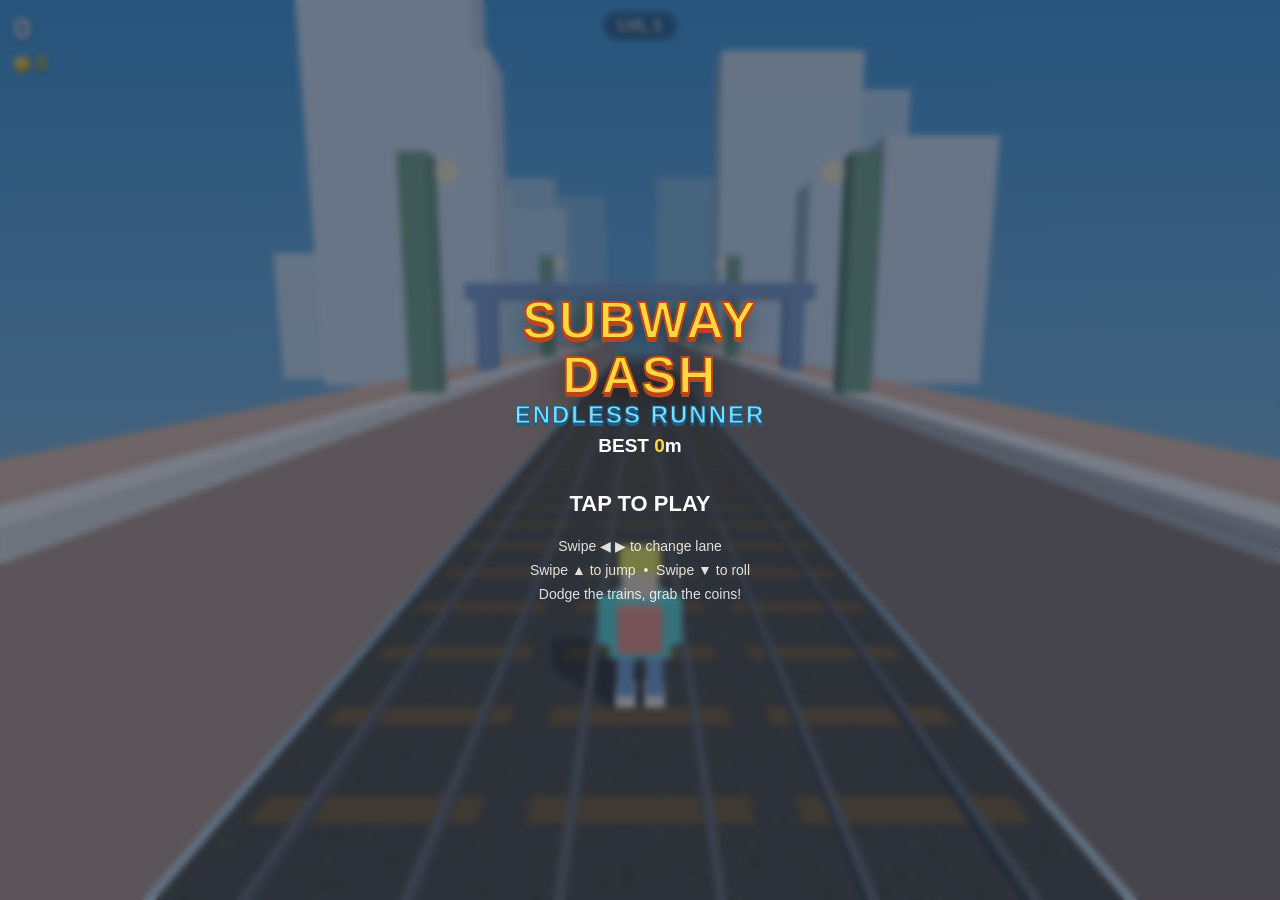
<file: SubwayRunner/app/src/main/assets/index.html>
<!DOCTYPE html>
<html>
<head>
<meta charset="utf-8">
<meta name="viewport" content="width=device-width, initial-scale=1, maximum-scale=1, user-scalable=no, viewport-fit=cover">
<title>Subway Dash</title>
<style>
  html,body{margin:0;height:100%;overflow:hidden;background:#7ec3ea;touch-action:none;
            font-family:-apple-system,Roboto,sans-serif;-webkit-user-select:none;user-select:none;}
  #c{display:block;width:100vw;height:100vh;}
  .hud{position:fixed;color:#fff;text-shadow:0 2px 5px rgba(0,0,0,.55);pointer-events:none;}
  #score{top:12px;left:14px;font-weight:900;font-size:30px;letter-spacing:1px;}
  #coinbox{top:52px;left:14px;font-weight:800;font-size:20px;color:#ffd83d;}
  #coinbox .dot{display:inline-block;width:16px;height:16px;border-radius:50%;
                background:radial-gradient(circle at 35% 35%,#fff3ae,#ffc400 65%,#c98a00);
                vertical-align:-2px;margin-right:6px;box-shadow:0 1px 3px rgba(0,0,0,.4);}
  #power{top:12px;right:14px;text-align:right;font-weight:900;font-size:15px;display:none;}
  #power .bar{margin-top:5px;width:110px;height:8px;border-radius:4px;background:rgba(0,0,0,.35);
              overflow:hidden;margin-left:auto;}
  #power .fill{height:100%;width:100%;border-radius:4px;background:#39d6ff;}
  #level{top:12px;left:50%;transform:translateX(-50%);font-weight:900;font-size:17px;
         background:rgba(0,0,0,.3);padding:4px 14px;border-radius:14px;}
  #bossbar{position:fixed;top:46px;left:50%;transform:translateX(-50%);width:190px;
           text-align:center;color:#ff6a5a;font-weight:900;font-size:14px;display:none;
           text-shadow:0 2px 4px rgba(0,0,0,.6);pointer-events:none;}
  #bossbar .bar{margin-top:4px;height:10px;border-radius:5px;background:rgba(0,0,0,.4);overflow:hidden;}
  #bossbar .fill{height:100%;width:100%;background:linear-gradient(90deg,#ff3b2f,#ff9a3d);border-radius:5px;}
  #banner{position:fixed;top:24%;left:0;right:0;text-align:center;font-size:46px;font-weight:900;
          letter-spacing:2px;color:#ffd83d;-webkit-text-stroke:2px #b8451c;
          text-shadow:0 4px 0 #b8451c,0 8px 20px rgba(0,0,0,.4);opacity:0;pointer-events:none;}
  #banner.show{animation:ban 1.7s ease;}
  @keyframes ban{0%{opacity:0;transform:scale(.55)}15%{opacity:1;transform:scale(1.1)}
                 30%{transform:scale(1)}75%{opacity:1}100%{opacity:0}}
  /* keep the HUD clear of the iPhone notch / Dynamic Island */
  @supports (top: env(safe-area-inset-top)) {
    #score{top:calc(12px + env(safe-area-inset-top));left:calc(14px + env(safe-area-inset-left));}
    #coinbox{top:calc(52px + env(safe-area-inset-top));left:calc(14px + env(safe-area-inset-left));}
    #power{top:calc(12px + env(safe-area-inset-top));right:calc(14px + env(safe-area-inset-right));}
    #level{top:calc(12px + env(safe-area-inset-top));}
    #bossbar{top:calc(46px + env(safe-area-inset-top));}
  }
  .ovl{position:fixed;inset:0;display:flex;flex-direction:column;align-items:center;
       justify-content:center;text-align:center;color:#fff;background:rgba(8,18,38,.55);
       backdrop-filter:blur(3px);}
  .ttl{font-size:52px;font-weight:900;letter-spacing:2px;line-height:1.05;
       text-shadow:0 4px 0 #b8451c,0 8px 22px rgba(0,0,0,.5);color:#ffd83d;
       -webkit-text-stroke:2px #b8451c;}
  .ttl small{display:block;font-size:24px;color:#7be0ff;-webkit-text-stroke:1px #1b5f8a;
             text-shadow:0 3px 0 #1b5f8a;}
  .tap{margin-top:34px;font-size:22px;font-weight:800;animation:pulse 1.1s infinite;}
  .hint{margin-top:18px;font-size:14px;opacity:.85;line-height:1.7;}
  .stat{margin-top:8px;font-size:19px;font-weight:700;}
  .stat b{color:#ffd83d;}
  @keyframes pulse{0%,100%{transform:scale(1);opacity:1}50%{transform:scale(1.08);opacity:.75}}
  #over{display:none;}
</style>
</head>
<body>
<canvas id="c"></canvas>
<div id="score" class="hud">0</div>
<div id="coinbox" class="hud"><span class="dot"></span><span id="coinN">0</span></div>
<div id="power" class="hud"><span id="powName">MAGNET</span><div class="bar"><div class="fill" id="powFill"></div></div></div>
<div id="level" class="hud">LVL 1</div>
<div id="bossbar"><span>⚡ BOSS ⚡</span><div class="bar"><div class="fill" id="bossFill"></div></div></div>
<div id="banner"></div>

<div id="start" class="ovl">
  <div class="ttl">SUBWAY<br>DASH<small>ENDLESS RUNNER</small></div>
  <div class="stat" id="bestStart">BEST <b>0</b>m</div>
  <div class="tap">TAP TO PLAY</div>
  <div class="hint">Swipe ◀ ▶ to change lane<br>Swipe ▲ to jump &nbsp;•&nbsp; Swipe ▼ to roll<br>Dodge the trains, grab the coins!</div>
</div>

<div id="over" class="ovl">
  <div class="ttl" style="font-size:42px;">WIPED&nbsp;OUT!</div>
  <div class="stat" id="runStat">RUN <b>0</b>m</div>
  <div class="stat" id="coinStat">COINS <b>0</b></div>
  <div class="stat" id="bestStat">BEST <b>0</b>m</div>
  <div class="tap">TAP TO RUN AGAIN</div>
</div>

<script src="three.min.js"></script>
<script>
'use strict';
/* ================= Renderer / scene ================= */
const renderer = new THREE.WebGLRenderer({canvas:document.getElementById('c'), antialias:true});
renderer.setSize(innerWidth, innerHeight);
renderer.setPixelRatio(Math.min(devicePixelRatio, 2));
renderer.shadowMap.enabled = true;
renderer.shadowMap.type = THREE.PCFSoftShadowMap;
renderer.outputEncoding = THREE.sRGBEncoding;

const scene = new THREE.Scene();
scene.fog = new THREE.Fog(0x8fc8ec, 55, 165);

function makeSky(top,mid,bot){
  const c=document.createElement('canvas'); c.width=4; c.height=256;
  const x=c.getContext('2d');
  const g=x.createLinearGradient(0,0,0,256);
  g.addColorStop(0,top); g.addColorStop(.55,mid); g.addColorStop(1,bot);
  x.fillStyle=g; x.fillRect(0,0,4,256);
  const t=new THREE.CanvasTexture(c); t.encoding=THREE.sRGBEncoding;
  return t;
}
// One theme per pair of levels: day, sunset, night, dawn — then it cycles.
const THEMES=[
  {top:'#4fa8e8',mid:'#8fc8ec',bot:'#d8ecf7',fog:0x8fc8ec,hs:0xcfe8ff,hg:0x54606e,sun:1.1},
  {top:'#35509e',mid:'#e78a5a',bot:'#ffd9a0',fog:0xdfa080,hs:0xffd8b8,hg:0x5a4a44,sun:.85},
  {top:'#070d24',mid:'#17224a',bot:'#2e3a63',fog:0x17224a,hs:0x556699,hg:0x1e2430,sun:.32},
  {top:'#6fa8d8',mid:'#e8b8c8',bot:'#ffe8d0',fog:0xdcb8c0,hs:0xffe0e8,hg:0x4a5560,sun:.9},
];
function applyTheme(i){
  const t=THEMES[i%THEMES.length];
  scene.background=makeSky(t.top,t.mid,t.bot);
  scene.fog.color.setHex(t.fog);
  hemi.color.setHex(t.hs); hemi.groundColor.setHex(t.hg);
  sun.intensity=t.sun;
}

const camera = new THREE.PerspectiveCamera(66, innerWidth/innerHeight, .1, 400);
addEventListener('resize', ()=>{
  renderer.setSize(innerWidth, innerHeight);
  camera.aspect = innerWidth/innerHeight; camera.updateProjectionMatrix();
});

const hemi=new THREE.HemisphereLight(0xcfe8ff, 0x54606e, .95);
scene.add(hemi);
const sun = new THREE.DirectionalLight(0xfff3df, 1.1);
sun.position.set(14, 26, 12);
sun.castShadow = true;
sun.shadow.mapSize.set(1024,1024);
sun.shadow.camera.left=-12; sun.shadow.camera.right=12;
sun.shadow.camera.top=14;   sun.shadow.camera.bottom=-30;
sun.shadow.camera.far=80;
scene.add(sun);
applyTheme(0);

/* ================= Constants ================= */
const LANES=[-2.4,0,2.4];
const HORIZON=-200;            // spawn depth (forward = -z)
const PLAYER_HW=.42;           // half width
const H_STAND=1.75, H_ROLL=.95;

/* ================= Environment ================= */
function canvasTex(w,h,draw,rx,ry){
  const c=document.createElement('canvas'); c.width=w; c.height=h;
  draw(c.getContext('2d'));
  const t=new THREE.CanvasTexture(c);
  t.wrapS=t.wrapT=THREE.RepeatWrapping; t.repeat.set(rx,ry);
  t.encoding=THREE.sRGBEncoding;
  return t;
}

// Scrolling track-bed texture: gravel + ties for 3 tracks.
const TIE_WORLD=8;             // world metres per texture repeat
const groundTex = canvasTex(256,256,ctx=>{
  ctx.fillStyle='#4a4740'; ctx.fillRect(0,0,256,256);
  for(let i=0;i<900;i++){ ctx.fillStyle=Math.random()<.5?'#54514a':'#403d37';
    ctx.fillRect(Math.random()*256,Math.random()*256,2,2); }
  ctx.fillStyle='#6b5636';
  for(let y=8;y<256;y+=51){                      // ties (5 per repeat)
    for(let lane=0;lane<3;lane++){ ctx.fillRect(lane*85+8, y, 70, 12); }
  }
},1,1);
const ground = new THREE.Mesh(
  new THREE.PlaneGeometry(7.6, 260),
  new THREE.MeshLambertMaterial({map:groundTex}));
ground.rotation.x=-Math.PI/2; ground.position.set(0,0,-95);
ground.receiveShadow=true;
groundTex.repeat.set(1, 260/TIE_WORLD);
scene.add(ground);

// Static rails (long shiny boxes, they read as continuous).
const railMat=new THREE.MeshStandardMaterial({color:0xb9c2cc, metalness:.85, roughness:.35});
const railGeo=new THREE.BoxGeometry(.09,.12,260);
for(const lx of LANES) for(const off of [-.62,.62]){
  const r=new THREE.Mesh(railGeo, railMat);
  r.position.set(lx+off,.07,-95); scene.add(r);
}

// Side platforms with scrolling brick wall.
const wallTex = canvasTex(128,128,ctx=>{
  ctx.fillStyle='#8a5f4b'; ctx.fillRect(0,0,128,128);
  ctx.fillStyle='#7a5240';
  for(let y=0;y<128;y+=16) for(let x=(y/16%2)?0:-16;x<128;x+=32)
    ctx.fillRect(x+1,y+1,30,14);
},40,1);
const wallGeo=new THREE.BoxGeometry(2.6,3.1,260);
const wallMat=[new THREE.MeshLambertMaterial({color:0x8a5f4b}),
               new THREE.MeshLambertMaterial({map:wallTex})];
for(const side of [-1,1]){
  const w=new THREE.Mesh(wallGeo,
    [wallMat[0],wallMat[0],wallMat[0],wallMat[0],wallMat[1],wallMat[1]]);
  w.position.set(side*5.2, 1.55, -95); scene.add(w);
  const edge=new THREE.Mesh(new THREE.BoxGeometry(.5,.22,260),
    new THREE.MeshLambertMaterial({color:0xd8d2c4}));
  edge.position.set(side*4.15, 3.1, -95); scene.add(edge);
}

// Recycled scenery: pillars + lamps + arches.
const scenery=[];
function addScenery(mesh, loop){ mesh.userData.loop=loop; scenery.push(mesh); scene.add(mesh); }
const pillarGeo=new THREE.BoxGeometry(.55,4.4,.55);
const pillarMat=new THREE.MeshLambertMaterial({color:0x2f5b3c});
const lampMat=new THREE.MeshBasicMaterial({color:0xfff2b0});
for(let i=0;i<12;i++){
  for(const side of [-1,1]){
    const g=new THREE.Group();
    const p=new THREE.Mesh(pillarGeo,pillarMat); p.position.y=2.2; g.add(p);
    const l=new THREE.Mesh(new THREE.SphereGeometry(.22,8,8),lampMat);
    l.position.set(side*-.55,4.1,0); g.add(l);
    g.position.set(side*4.15, 3.2, -i*18-6);
    addScenery(g, 216);
  }
  if(i%2===0){
    const arch=new THREE.Group();
    const beam=new THREE.Mesh(new THREE.BoxGeometry(11,.5,.7),
      new THREE.MeshLambertMaterial({color:0x35548c}));
    beam.position.y=5.6; arch.add(beam);
    for(const sx of [-4.9,4.9]){
      const leg=new THREE.Mesh(new THREE.BoxGeometry(.6,5.6,.6),
        new THREE.MeshLambertMaterial({color:0x35548c}));
      leg.position.set(sx,2.8,0); arch.add(leg);
    }
    arch.position.z=-i*18-15;
    addScenery(arch, 216);
  }
}
// Distant skyline.
(function skyline(){
  const m=new THREE.MeshLambertMaterial({color:0x9db4c8});
  for(let i=0;i<26;i++){
    const w=6+Math.random()*10, h=10+Math.random()*30;
    const b=new THREE.Mesh(new THREE.BoxGeometry(w,h,6),m);
    const side=i%2?1:-1;
    b.position.set(side*(11+Math.random()*26), h/2-1, -60-Math.random()*120);
    scene.add(b);
  }
})();

/* ================= Player ================= */
const player=new THREE.Group(); scene.add(player);
const M={ skin:new THREE.MeshLambertMaterial({color:0xE8B08A}),
          hood:new THREE.MeshLambertMaterial({color:0x1FA9A0}),
          cap :new THREE.MeshLambertMaterial({color:0xFFD11A}),
          jean:new THREE.MeshLambertMaterial({color:0x2E5C9E}),
          shoe:new THREE.MeshLambertMaterial({color:0xF2F2F2}),
          pack:new THREE.MeshLambertMaterial({color:0xE84C3D}) };
function box(w,h,d,m,x,y,z,parent){
  const b=new THREE.Mesh(new THREE.BoxGeometry(w,h,d),m);
  b.position.set(x,y,z); b.castShadow=true; (parent||player).add(b); return b;
}
const torso=box(.62,.66,.36,M.hood,0,1.06,0);
box(.7,.16,.4,M.hood,0,.78,0);                       // hoodie hem
const head=box(.42,.4,.4,M.skin,0,1.62,0);
box(.46,.18,.44,M.cap,0,1.82,0);                     // beanie
box(.46,.1,.16,M.cap,0,1.72,-.2);                    // beanie brim
box(.5,.5,.2,M.pack,0,1.1,.3);                       // backpack
const legL=new THREE.Group(), legR=new THREE.Group(),
      armL=new THREE.Group(), armR=new THREE.Group();
legL.position.set(-.17,.78,0); legR.position.set(.17,.78,0);
armL.position.set(-.4,1.32,0); armR.position.set(.4,1.32,0);
player.add(legL,legR,armL,armR);
box(.2,.62,.24,M.jean,0,-.3,0,legL); box(.24,.14,.36,M.shoe,0,-.66,-.05,legL);
box(.2,.62,.24,M.jean,0,-.3,0,legR); box(.24,.14,.36,M.shoe,0,-.66,-.05,legR);
box(.16,.52,.2,M.hood,0,-.24,0,armL);
box(.16,.52,.2,M.hood,0,-.24,0,armR);

/* ================= Shared obstacle assets ================= */
const trainBodyColors=[0xE84C3D,0x3E7BD6,0xF29B2E,0x39B26B,0x8E6CD0];
const winMat=new THREE.MeshBasicMaterial({color:0xbfe6ff});
const darkMat=new THREE.MeshLambertMaterial({color:0x2b2f36});
const roofMat=new THREE.MeshLambertMaterial({color:0xd8dde3});
const coinGeo=new THREE.CylinderGeometry(.34,.34,.09,14);
const coinMat=new THREE.MeshStandardMaterial({color:0xFFC400, metalness:.7, roughness:.25,
  emissive:0x6b4a00});
const hurdleMatA=new THREE.MeshLambertMaterial({color:0xFFB300});
const hurdleMatB=new THREE.MeshLambertMaterial({color:0x333333});

function makeTrain(len, moving){
  const g=new THREE.Group();
  const col=trainBodyColors[(Math.random()*trainBodyColors.length)|0];
  const bodyMat=new THREE.MeshLambertMaterial({color:col});
  const body=new THREE.Mesh(new THREE.BoxGeometry(2.05,2.5,len),bodyMat);
  body.position.y=1.55; body.castShadow=true; g.add(body);
  const roof=new THREE.Mesh(new THREE.BoxGeometry(1.7,.3,len-.4),roofMat);
  roof.position.y=2.95; g.add(roof);
  const skirt=new THREE.Mesh(new THREE.BoxGeometry(1.7,.6,len-.2),darkMat);
  skirt.position.y=.3; g.add(skirt);
  const face=new THREE.Mesh(new THREE.BoxGeometry(1.8,1.1,.12),winMat);
  face.position.set(0,2.1,-len/2-.02); g.add(face);
  const stripe=new THREE.Mesh(new THREE.BoxGeometry(2.09,.28,len),
    new THREE.MeshLambertMaterial({color:0xffffff}));
  stripe.position.y=1.15; g.add(stripe);
  const nWin=Math.max(2,(len/3.4)|0);
  for(let i=0;i<nWin;i++){
    const z=-len/2+2+i*((len-3.4)/Math.max(1,nWin-1));
    for(const sx of [-1.06,1.06]){
      const w=new THREE.Mesh(new THREE.BoxGeometry(.06,.7,1.5),winMat);
      w.position.set(sx,2.05,z); g.add(w);
    }
  }
  if(moving){
    const light=new THREE.Mesh(new THREE.SphereGeometry(.16,8,8),
      new THREE.MeshBasicMaterial({color:0xfff7c0}));
    light.position.set(0,.9,-len/2-.1); g.add(light);
  }
  g.userData={type:'train', hw:1.05, y0:0, y1:3.1, hl:len/2, extra:moving?9:0};
  return g;
}
function makeHurdle(){
  const g=new THREE.Group();
  const bar=new THREE.Mesh(new THREE.BoxGeometry(2,.3,.18),hurdleMatA);
  bar.position.y=.95; bar.castShadow=true; g.add(bar);
  const bar2=new THREE.Mesh(new THREE.BoxGeometry(2,.22,.16),hurdleMatB);
  bar2.position.y=.55; g.add(bar2);
  for(const sx of [-.9,.9]){
    const leg=new THREE.Mesh(new THREE.BoxGeometry(.14,1.05,.14),hurdleMatB);
    leg.position.set(sx,.55,0); g.add(leg);
  }
  g.userData={type:'hurdle', hw:1, y0:0, y1:1.02, hl:.2, extra:0};
  return g;
}
function makeGate(){
  const g=new THREE.Group();
  const sign=new THREE.Mesh(new THREE.BoxGeometry(2.1,1.15,.24),
    new THREE.MeshLambertMaterial({color:0x2f8f46}));
  sign.position.y=1.92; sign.castShadow=true; g.add(sign);
  const stripe=new THREE.Mesh(new THREE.BoxGeometry(2.12,.24,.26),hurdleMatA);
  stripe.position.y=1.42; g.add(stripe);
  for(const sx of [-.95,.95]){
    const leg=new THREE.Mesh(new THREE.BoxGeometry(.14,2.5,.14),hurdleMatB);
    leg.position.set(sx,1.25,0); g.add(leg);
  }
  g.userData={type:'gate', hw:1, y0:1.3, y1:2.5, hl:.25, extra:0};
  return g;
}
function makePickup(kind){
  const g=new THREE.Group();
  if(kind==='magnet'){
    const m=new THREE.MeshLambertMaterial({color:0xE23B3B});
    const u=new THREE.Mesh(new THREE.TorusGeometry(.34,.13,8,14,Math.PI),m);
    u.rotation.z=Math.PI; g.add(u);
    for(const sx of [-.34,.34]){
      const tip=new THREE.Mesh(new THREE.BoxGeometry(.26,.22,.26),
        new THREE.MeshLambertMaterial({color:0xeeeeee}));
      tip.position.set(sx,.28,0); g.add(tip);
    }
  } else {
    const m=new THREE.MeshLambertMaterial({color:0x39B7E8});
    const t1=new THREE.Mesh(new THREE.CylinderGeometry(.2,.24,.7,10),m); t1.position.x=-.2; g.add(t1);
    const t2=t1.clone(); t2.position.x=.2; g.add(t2);
    for(const sx of [-.2,.2]){
      const f=new THREE.Mesh(new THREE.ConeGeometry(.14,.3,8),
        new THREE.MeshBasicMaterial({color:0xffb020}));
      f.rotation.x=Math.PI; f.position.set(sx,-.5,0); g.add(f);
    }
  }
  g.userData={type:'pickup', kind};
  return g;
}

/* ================= Game state ================= */
let state='menu';
let speed=0, dist=0, run=0, coinsGot=0;
let best=+(localStorage.getItem('sd_best')||0);
let lane=1, px=0, py=0, vy=0, rollT=0;
let magnetT=0, jetT=0, safeT=0;
let shake=0, tPrev=performance.now(), animT=0;

const obstacles=[], coins=[], pickups=[];
let chunkEnd=-20;   // most-negative z already filled with content

/* Level / boss structure: 2 levels, then a boss, forever.
   140m per level -> the boss shows up every 280m. */
const LEVEL_LEN=140;
let phase='normal';            // 'normal' | 'boss'
let levelDist=0, curLevel=1, bossesDone=0;
let boss=null, bossWaves=0, bossTotal=0, attackT=0;
const attacks=[], fx=[];

const $=id=>document.getElementById(id);
$('bestStart').innerHTML='BEST <b>'+best+'</b>m';

/* ================= Audio ================= */
let AC=null;
function beep(f0,f1,dur,type,vol){
  if(!AC) return;
  const o=AC.createOscillator(), g=AC.createGain();
  o.type=type||'sine'; o.frequency.setValueAtTime(f0,AC.currentTime);
  o.frequency.linearRampToValueAtTime(f1,AC.currentTime+dur);
  g.gain.setValueAtTime(vol||.14,AC.currentTime);
  g.gain.exponentialRampToValueAtTime(.001,AC.currentTime+dur);
  o.connect(g).connect(AC.destination); o.start(); o.stop(AC.currentTime+dur);
}
const sndCoin =()=>beep(1050,1420,.09,'sine',.1);
const sndPower=()=>{beep(500,900,.14,'square',.08); setTimeout(()=>beep(700,1200,.16,'square',.08),90);};
const sndCrash=()=>beep(180,50,.4,'sawtooth',.25);
const sndJump =()=>beep(300,520,.12,'sine',.06);

/* ================= Spawning ================= */
function place(obj,laneI,z){ obj.position.set(LANES[laneI],0,z); scene.add(obj); }
function spawnCoinRow(laneI,z0,n,arc){
  for(let i=0;i<n;i++){
    const c=new THREE.Mesh(coinGeo,coinMat);
    c.rotation.z=Math.PI/2;
    let y=.9;
    if(arc){ const t=i/(n-1); y=.9+Math.sin(t*Math.PI)*1.5; }
    c.position.set(LANES[laneI], y, z0-i*2.1);
    scene.add(c); coins.push(c);
  }
}
function spawnChunk(){
  const zStart=chunkEnd-8;      // gap between chunks
  const LEN=30;
  const safe=(Math.random()*3)|0;
  let usedPickup=false;
  for(let l=0;l<3;l++){
    if(l===safe){
      const r=Math.random();
      if(r<.4){                                 // hurdle + coin arc
        const h=makeHurdle(); place(h,l,zStart-14); obstacles.push(h);
        spawnCoinRow(l,zStart-8,7,true);
      } else if(r<.65){                         // gate + flat coins
        const g=makeGate(); place(g,l,zStart-14); obstacles.push(g);
        spawnCoinRow(l,zStart-2,5,false);
      } else {
        spawnCoinRow(l,zStart-4,8,false);
      }
      if(Math.random()<.16 && !usedPickup){
        usedPickup=true;
        const p=makePickup(Math.random()<.55?'magnet':'jet');
        p.position.set(LANES[l],.95,zStart-27); scene.add(p); pickups.push(p);
      }
    } else {
      const r=Math.random();
      if(r<.55){
        const len=12+Math.random()*10;
        const mv=Math.random()<.22;
        const t=makeTrain(len,mv); place(t,l,zStart-6-len/2-Math.random()*6);
        obstacles.push(t);
      } else if(r<.75){
        const h=makeHurdle(); place(h,l,zStart-8-Math.random()*14); obstacles.push(h);
        if(Math.random()<.5) spawnCoinRow(l,zStart-16,4,false);
      } else if(r<.9){
        const g=makeGate(); place(g,l,zStart-8-Math.random()*14); obstacles.push(g);
      } // else empty lane (bonus escape route)
    }
  }
  chunkEnd=zStart-LEN;
}
function despawn(list){
  for(let i=list.length-1;i>=0;i--){
    const o=list[i];
    if(o.position.z > 14+(o.userData.hl||0)){ scene.remove(o); list.splice(i,1); }
  }
}
function clearWorld(){
  for(const l of [obstacles,coins,pickups]){ for(const o of l) scene.remove(o); l.length=0; }
  chunkEnd=-20;
}

/* ================= Boss ================= */
function showBanner(t){
  const b=$('banner'); b.textContent=t;
  b.classList.remove('show'); void b.offsetWidth; b.classList.add('show');
}
function makeBoss(){
  const g=new THREE.Group();
  const body=new THREE.Mesh(new THREE.BoxGeometry(3,2.1,1.9),
    new THREE.MeshLambertMaterial({color:0x37415c}));
  g.add(body);
  const visor=new THREE.Mesh(new THREE.BoxGeometry(2.2,.7,.2),darkMat);
  visor.position.set(0,.35,1); g.add(visor);
  const eye=new THREE.Mesh(new THREE.SphereGeometry(.34,10,10),
    new THREE.MeshBasicMaterial({color:0xff2b2b}));
  eye.position.set(0,.35,1.1); g.add(eye);
  for(const sx of [-1.85,1.85]){
    const pod=new THREE.Mesh(new THREE.BoxGeometry(.8,1,1.2),
      new THREE.MeshLambertMaterial({color:0x27324a}));
    pod.position.set(sx,.3,0); g.add(pod);
    const gun=new THREE.Mesh(new THREE.CylinderGeometry(.16,.16,1.2,8),
      new THREE.MeshLambertMaterial({color:0x171d2c}));
    gun.rotation.x=Math.PI/2; gun.position.set(sx,.1,.9); g.add(gun);
  }
  for(const sx of [-.9,.9]){
    const jet=new THREE.Mesh(new THREE.ConeGeometry(.3,.9,8),
      new THREE.MeshBasicMaterial({color:0xffa030}));
    jet.rotation.x=Math.PI; jet.position.set(sx,-1.5,0); g.add(jet);
  }
  return g;
}
function enterBoss(){
  phase='boss';
  bossTotal=bossWaves=Math.min(12, 6+bossesDone*2);
  attackT=2.6;                 // grace period while leftover obstacles clear out
  boss=makeBoss();
  boss.position.set(0,3.8,-24);
  scene.add(boss);
  $('bossbar').style.display='block';
  $('bossFill').style.width='100%';
  showBanner('BOSS FIGHT!');
  sndPower();
}
function explode(x,y,z,big){
  const m=new THREE.Mesh(new THREE.SphereGeometry(big?1.4:.8,10,10),
    new THREE.MeshBasicMaterial({color:0xff8a3d,transparent:true,opacity:.95}));
  m.position.set(x,y,z);
  scene.add(m); fx.push({mesh:m,t:.5});
}
function launchAttack(){
  bossWaves--;
  $('bossFill').style.width=(100*bossWaves/bossTotal)+'%';
  const r=Math.random();
  if(r<.45){                                       // bomb slam: switch lane!
    const n=Math.random()<.3+bossesDone*.1?2:1;
    const pool=[0,1,2].sort(()=>Math.random()-.5).slice(0,n);
    const marks=pool.map(l=>{
      const m=new THREE.Mesh(new THREE.PlaneGeometry(2,7),
        new THREE.MeshBasicMaterial({color:0xff2b2b,transparent:true,opacity:.4}));
      m.rotation.x=-Math.PI/2; m.position.set(LANES[l],.03,-2);
      scene.add(m); return m;
    });
    attacks.push({kind:'slam',t:.95,lanes:pool,marks});
  } else {                                          // laser sweep: jump or roll!
    const low=r<.75;
    const m=new THREE.Mesh(new THREE.BoxGeometry(7.6,.32,.5),
      new THREE.MeshBasicMaterial({color:low?0xff5533:0xb14dff}));
    m.position.set(0, low?.55:1.7, boss.position.z);
    scene.add(m);
    attacks.push({kind:'beam',mesh:m,y0:low?.39:1.54,y1:low?.71:1.86,hit:false});
  }
}
function defeatBoss(){
  explode(boss.position.x,boss.position.y,boss.position.z,true);
  explode(boss.position.x-1,boss.position.y+.6,boss.position.z,false);
  explode(boss.position.x+1,boss.position.y-.5,boss.position.z,false);
  scene.remove(boss); boss=null;
  phase='normal'; bossesDone++;
  coinsGot+=50; $('coinN').textContent=coinsGot;
  $('bossbar').style.display='none';
  showBanner('BOSS DEFEATED! +50');
  applyTheme(bossesDone);       // new scenery for the next pair of levels
  chunkEnd=-60;                 // resume spawning well ahead of the player
  shake=.6; sndPower();
}
function clearBoss(){
  if(boss){ scene.remove(boss); boss=null; }
  for(const a of attacks){
    if(a.kind==='slam') a.marks.forEach(m=>scene.remove(m));
    else scene.remove(a.mesh);
  }
  attacks.length=0;
  for(const f of fx) scene.remove(f.mesh);
  fx.length=0;
  $('bossbar').style.display='none';
}

/* ================= Input ================= */
function goLane(d){ if(state!=='run')return; lane=Math.max(0,Math.min(2,lane+d)); }
function doJump(){ if(state!=='run')return;
  if(py<=0.01 && jetT<=0){ vy=13.2; rollT=0; sndJump(); } }
function doRoll(){ if(state!=='run')return;
  if(jetT>0) return;
  rollT=.62; if(py>0){ vy=-22; } }
function startRun(){
  if(!AC){ try{AC=new (window.AudioContext||window.webkitAudioContext)();}catch(e){} }
  if(AC && AC.state==='suspended') AC.resume();
  clearWorld(); clearBoss();
  for(let i=0;i<7;i++) spawnChunk();
  state='run'; run=0; coinsGot=0; speed=13;
  lane=1; px=0; py=0; vy=0; rollT=0; magnetT=0; jetT=0; safeT=0; shake=0;
  phase='normal'; levelDist=0; curLevel=1; bossesDone=0;
  applyTheme(0); $('level').textContent='LVL 1'; showBanner('LEVEL 1');
  player.rotation.set(0,0,0); player.visible=true;
  $('start').style.display='none'; $('over').style.display='none';
  $('coinN').textContent='0'; $('score').textContent='0';
}
function crash(){
  state='dead'; shake=1; sndCrash();
  $('bossbar').style.display='none';
  if(run>best){ best=Math.round(run); try{localStorage.setItem('sd_best',best);}catch(e){} }
  $('runStat').innerHTML='RUN <b>'+Math.round(run)+'</b>m';
  $('coinStat').innerHTML='COINS <b>'+coinsGot+'</b>';
  $('bestStat').innerHTML='BEST <b>'+Math.round(best)+'</b>m';
  setTimeout(()=>{ $('over').style.display='flex'; }, 550);
}

let tx=0, ty=0, tt=0;
addEventListener('touchstart',e=>{ const t=e.touches[0]; tx=t.clientX; ty=t.clientY; tt=performance.now(); },{passive:true});
addEventListener('touchend',e=>{
  const t=e.changedTouches[0], dx=t.clientX-tx, dy=t.clientY-ty;
  const adx=Math.abs(dx), ady=Math.abs(dy);
  if(Math.max(adx,ady)<28){                        // tap
    if(state==='menu'||state==='dead'&&$('over').style.display==='flex') startRun();
    return;
  }
  if(adx>ady) goLane(dx>0?1:-1);
  else dy<0?doJump():doRoll();
},{passive:true});
addEventListener('keydown',e=>{
  const k=e.key;
  if(k==='ArrowLeft'||k==='a') goLane(-1);
  else if(k==='ArrowRight'||k==='d') goLane(1);
  else if(k==='ArrowUp'||k==='w'||k===' ') { if(state!=='run'){startRun();return;} doJump(); }
  else if(k==='ArrowDown'||k==='s') doRoll();
  else if(k==='Enter'&&state!=='run') startRun();
});

/* ================= Main loop ================= */
function update(dt){
  if(state==='run'){
    speed=Math.min(31, 13+run*.012);
    const dz=speed*dt;
    run+=dz; dist+=dz;
    groundTex.offset.y+=dz/TIE_WORLD;
    wallTex.offset.x+=dz/6.5;

    // world scroll
    for(const o of obstacles) o.position.z+=dz+(o.userData.extra||0)*dt;
    for(const c of coins) c.position.z+=dz;
    for(const p of pickups) p.position.z+=dz;
    for(const s of scenery){ s.position.z+=dz; if(s.position.z>14) s.position.z-=s.userData.loop; }
    despawn(obstacles); despawn(coins); despawn(pickups);
    chunkEnd+=dz;               // spawned content drifts with the world
    if(phase==='normal'){
      while(chunkEnd>HORIZON) spawnChunk();
      levelDist+=dz;
      const lvl=Math.floor(levelDist/LEVEL_LEN)+1;
      if(lvl!==curLevel){
        curLevel=lvl; $('level').textContent='LVL '+curLevel;
        showBanner('LEVEL '+curLevel);
      }
      if(levelDist>=(bossesDone+1)*2*LEVEL_LEN) enterBoss();
    }

    // player movement
    const txr=LANES[lane];
    px+=(txr-px)*Math.min(1,dt*11);
    if(jetT>0){
      jetT-=dt; py+=(5.6-py)*Math.min(1,dt*4); vy=0;
      if(jetT<=0){ safeT=1; }
    } else {
      if(safeT>0){ safeT-=dt; py+=(0-py)*Math.min(1,dt*5); }
      else { vy-=38*dt; py+=vy*dt; if(py<=0){ py=0; vy=0; } }
    }
    if(rollT>0) rollT-=dt;
    if(magnetT>0) magnetT-=dt;

    // powerup HUD
    const pow=$('power');
    if(jetT>0||magnetT>0){
      pow.style.display='block';
      const jet=jetT>0;
      $('powName').textContent=jet?'JETPACK':'MAGNET';
      $('powFill').style.width=(100*(jet?jetT/6:magnetT/8))+'%';
      $('powFill').style.background=jet?'#ffb020':'#39d6ff';
    } else pow.style.display='none';

    // pose
    animT+=dt*speed*.75;
    player.position.set(px, py, 0);
    player.rotation.z=(px-txr)*.14;
    const rolling=rollT>0&&py<=0.01;
    if(jetT>0){
      player.rotation.x=-.25; player.scale.y=1;
      legL.rotation.x=.5; legR.rotation.x=.4; armL.rotation.x=-2.6; armR.rotation.x=-2.6;
    } else if(rolling){
      player.scale.y=.52; player.rotation.x=.55;
      legL.rotation.x=legR.rotation.x=1.1; armL.rotation.x=armR.rotation.x=.8;
    } else if(py>0){
      player.scale.y=1; player.rotation.x=-.12;
      legL.rotation.x=-.7; legR.rotation.x=.5; armL.rotation.x=-1.4; armR.rotation.x=.9;
    } else {
      player.scale.y=1; player.rotation.x=.08;
      const s=Math.sin(animT), c=Math.cos(animT);
      legL.rotation.x=s*.95; legR.rotation.x=-s*.95;
      armL.rotation.x=-s*.95; armR.rotation.x=s*.95;
      player.position.y=py+Math.abs(c)*.07;
    }

    // collisions
    const pTop=py+(rolling?H_ROLL:H_STAND);
    if(jetT<=0 && py<3.4){
      for(const o of obstacles){
        const u=o.userData;
        if(Math.abs(o.position.x-px)>u.hw+PLAYER_HW-.12) continue;
        if(Math.abs(o.position.z)>u.hl+.42) continue;
        if(pTop>u.y0+.06 && py<u.y1-.06){ crash(); break; }
      }
    }

    // coins
    for(let i=coins.length-1;i>=0;i--){
      const c=coins[i];
      c.rotation.y+=dt*6;
      if(magnetT>0){
        const dx=px-c.position.x, dy2=(py+.9)-c.position.y, dz2=0-c.position.z;
        const d=Math.hypot(dx,dy2,dz2);
        if(d<9){ const f=Math.min(1,dt*14);
          c.position.x+=dx*f; c.position.y+=dy2*f; c.position.z+=dz2*f; }
      }
      const grab=jetT>0?4:1.15;
      if(Math.abs(c.position.z)<grab && Math.abs(c.position.x-px)<grab
         && c.position.y>py-1 && c.position.y<py+2.6+(jetT>0?3:0)){
        scene.remove(c); coins.splice(i,1);
        coinsGot++; $('coinN').textContent=coinsGot; sndCoin();
      }
    }
    // pickups
    for(let i=pickups.length-1;i>=0;i--){
      const p=pickups[i];
      p.rotation.y+=dt*3; p.position.y=.95+Math.sin(performance.now()*.004)*.12;
      if(Math.abs(p.position.z)<1.2 && Math.abs(p.position.x-px)<1 && py<1.6){
        if(p.userData.kind==='magnet') magnetT=8; else jetT=6;
        sndPower();
        scene.remove(p); pickups.splice(i,1);
      }
    }

    // boss fight
    if(phase==='boss' && boss){
      const now=performance.now();
      boss.position.x=Math.sin(now*.0011)*2.2;
      boss.position.y=3.8+Math.sin(now*.0023)*.35;
      boss.rotation.z=Math.sin(now*.0011)*.08;
      if(bossWaves>0){
        attackT-=dt;
        if(attackT<=0){
          launchAttack();
          attackT=Math.max(1.05, 2.3-bossesDone*.15);
        }
      }
      for(let i=attacks.length-1;i>=0;i--){
        const a=attacks[i];
        if(a.kind==='slam'){
          a.t-=dt;
          for(const m of a.marks)
            m.material.opacity=.25+.3*Math.abs(Math.sin(now*.02));
          if(a.t<=0){
            for(const l of a.lanes){
              explode(LANES[l],.9,-1,false);
              if(state==='run' && jetT<=0 && Math.abs(px-LANES[l])<1.05 && py<2.2) crash();
            }
            a.marks.forEach(m=>scene.remove(m));
            attacks.splice(i,1);
          }
        } else {
          a.mesh.position.z+=(24+bossesDone*2)*dt;
          if(!a.hit && a.mesh.position.z>-.45){
            a.hit=true;
            if(state==='run' && jetT<=0 && pTop>a.y0 && py<a.y1) crash();
          }
          if(a.mesh.position.z>8){ scene.remove(a.mesh); attacks.splice(i,1); }
        }
      }
      if(bossWaves<=0 && attacks.length===0 && state==='run') defeatBoss();
    }

    $('score').textContent=Math.round(run);
  }

  // explosion effects keep animating even through the crash cam
  for(let i=fx.length-1;i>=0;i--){
    const f=fx[i]; f.t-=dt;
    f.mesh.scale.multiplyScalar(1+dt*6);
    f.mesh.material.opacity=Math.max(0,f.t*1.9);
    if(f.t<=0){ scene.remove(f.mesh); fx.splice(i,1); }
  }

  if(state==='dead'){
    player.rotation.x+=dt*4;
    player.position.z+=dt*6;
  }

  // camera
  shake=Math.max(0,shake-dt*2.2);
  const shx=(Math.random()-.5)*shake*.5, shy=(Math.random()-.5)*shake*.4;
  camera.position.set(px*.38+shx, 4.4+py*.35+shy, 7.6);
  camera.lookAt(px*.55, 1.7+py*.45, -8);
  sun.position.set(px+14,26,12); sun.target.position.set(px,0,-10);
  sun.target.updateMatrixWorld();
}

function frame(t){
  requestAnimationFrame(frame);
  const dt=Math.min(.05,(t-tPrev)/1000); tPrev=t;
  update(dt);
  renderer.render(scene,camera);
}
requestAnimationFrame(frame);
</script>
</body>
</html>
</file>
<file: MotoRush/style.css>
/* MotoRush — UI. Dark, minimal, animated; sized for phone-first but scales
   cleanly to desktop. All type is system UI so there is nothing to download. */

:root {
  --bg: #0a0d14;
  --bg-2: #10151f;
  --panel: rgba(20, 26, 38, 0.82);
  --line: rgba(255, 255, 255, 0.09);
  --text: #eaf0fa;
  --muted: #8d9ab2;
  --accent: #ff5d3b;
  --accent-2: #ffc44d;
  --good: #4ade80;
  --bad: #ff5d73;
  --cool: #63c7ff;
  --r: 16px;
  --safe-t: env(safe-area-inset-top, 0px);
  --safe-b: env(safe-area-inset-bottom, 0px);
}

* { box-sizing: border-box; -webkit-tap-highlight-color: transparent; }
html, body { height: 100%; margin: 0; overflow: hidden; }
body {
  background: radial-gradient(1200px 700px at 50% -10%, #1b2436, var(--bg) 65%);
  color: var(--text);
  font: 15px/1.4 -apple-system, BlinkMacSystemFont, "Segoe UI", Roboto, system-ui, sans-serif;
  user-select: none;
  touch-action: none;
}
#app { position: fixed; inset: 0; }

.screen {
  position: absolute; inset: 0;
  display: none; flex-direction: column;
  padding: calc(10px + var(--safe-t)) 14px calc(10px + var(--safe-b));
  animation: screen-in .28s cubic-bezier(.2,.8,.2,1);
}
.screen.active { display: flex; }
@keyframes screen-in { from { opacity: 0; transform: translateY(10px) scale(.995); } to { opacity: 1; transform: none; } }

/* ——— Top bar / wallet ——————————————————————————— */
.topbar { display: flex; align-items: center; gap: 12px; justify-content: space-between; }
.topbar h2 { margin: 0; font-size: 18px; letter-spacing: .04em; text-transform: uppercase; }
.brand { display: flex; align-items: center; gap: 10px; }
.mark {
  width: 38px; height: 38px; display: grid; place-items: center;
  border-radius: 11px; font-weight: 900; letter-spacing: -.04em;
  background: linear-gradient(150deg, var(--accent), #ff9d3b);
  box-shadow: 0 8px 22px rgba(255, 93, 59, .35);
}
.wordmark { font-weight: 300; letter-spacing: .22em; font-size: 15px; }
.wordmark b { font-weight: 800; }
.wallet { display: flex; gap: 8px; align-items: center; }
.pill {
  display: inline-flex; align-items: center; gap: 7px;
  padding: 7px 12px; border-radius: 999px;
  background: var(--panel); border: 1px solid var(--line);
  font-weight: 600; font-size: 13px; backdrop-filter: blur(12px);
  color: var(--text);
}
.pill.ghost { cursor: pointer; }
.pill.ghost:active { transform: scale(.95); }
.ic { width: 14px; height: 14px; border-radius: 50%; display: inline-block; }
.ic.coin { background: linear-gradient(160deg, #ffdf7e, #e8a13a); box-shadow: inset 0 0 0 2px rgba(0,0,0,.15); }
.ic.gem { background: linear-gradient(160deg, #7ff0ff, #4d8bff); border-radius: 3px; transform: rotate(45deg); }

/* ——— Profile strip ————————————————————————————— */
.profile-strip {
  display: flex; align-items: center; gap: 14px;
  margin: 14px 0 8px; padding: 12px 14px;
  background: var(--panel); border: 1px solid var(--line); border-radius: var(--r);
  backdrop-filter: blur(14px);
}
.lvl-badge {
  width: 46px; height: 46px; border-radius: 13px; display: grid; place-items: center;
  font-weight: 800; font-size: 19px;
  background: linear-gradient(150deg, #37476b, #1e2739);
  border: 1px solid var(--line);
}
.lvl-meta { flex: 1; min-width: 0; }
.lvl-name { display: flex; align-items: baseline; gap: 8px; font-weight: 700; }
.lvl-name small { color: var(--accent-2); font-weight: 600; letter-spacing: .08em; text-transform: uppercase; font-size: 10px; }
.xpbar { height: 7px; border-radius: 4px; background: rgba(255,255,255,.08); margin: 6px 0 4px; overflow: hidden; }
.xpfill { height: 100%; width: 0; border-radius: 4px; background: linear-gradient(90deg, var(--accent), var(--accent-2)); transition: width .5s cubic-bezier(.2,.8,.2,1); }
.xptext, .muted { color: var(--muted); font-size: 11px; }
.streak { color: var(--muted); font-size: 11px; text-align: right; max-width: 110px; }

/* ——— Menu tiles ————————————————————————————————— */
.tiles {
  flex: 1; overflow-y: auto; display: grid; gap: 10px;
  grid-template-columns: repeat(auto-fill, minmax(150px, 1fr));
  align-content: start; padding-bottom: 8px;
}
.tile {
  position: relative; text-align: left; cursor: pointer;
  padding: 16px; border-radius: var(--r);
  background: linear-gradient(150deg, rgba(38,48,70,.9), rgba(18,23,34,.9));
  border: 1px solid var(--line); color: var(--text);
  display: flex; flex-direction: column; gap: 4px; overflow: hidden;
  transition: transform .15s cubic-bezier(.2,.8,.2,1), box-shadow .2s, border-color .2s;
}
.tile::after {
  content: ''; position: absolute; inset: 0;
  background: radial-gradient(200px 90px at 110% -20%, rgba(255,93,59,.28), transparent 70%);
  opacity: 0; transition: opacity .25s;
}
.tile:hover { transform: translateY(-2px); border-color: rgba(255,255,255,.2); box-shadow: 0 12px 30px rgba(0,0,0,.45); }
.tile:hover::after { opacity: 1; }
.tile:active { transform: scale(.98); }
.tile.hero { grid-column: 1 / -1; padding: 22px; background: linear-gradient(120deg, #35201c, #1a2233 60%); }
.tile-kicker { font-size: 10px; letter-spacing: .22em; color: var(--accent); font-weight: 800; }
.tile-title { font-size: 18px; font-weight: 750; letter-spacing: .01em; }
.tile.hero .tile-title { font-size: 30px; font-weight: 850; letter-spacing: -.02em; }
.tile-sub { font-size: 12px; color: var(--muted); }
.foot { text-align: center; color: var(--muted); font-size: 10.5px; padding: 8px 0 2px; }

/* ——— Panels ——————————————————————————————————— */
.panel-body { flex: 1; overflow-y: auto; padding: 14px 2px 30px; display: flex; flex-direction: column; gap: 12px; }
.section-title { font-size: 11px; letter-spacing: .18em; text-transform: uppercase; color: var(--muted); margin: 6px 2px -2px; }
.card-row { display: grid; gap: 10px; grid-template-columns: repeat(auto-fill, minmax(230px, 1fr)); }
.item {
  padding: 14px; border-radius: var(--r); background: var(--panel);
  border: 1px solid var(--line); display: flex; flex-direction: column; gap: 8px;
  transition: border-color .2s, transform .15s;
}
.item:hover { border-color: rgba(255,255,255,.2); }
.item.selected { border-color: var(--accent); box-shadow: 0 0 0 1px rgba(255,93,59,.35) inset; }
.item.locked { opacity: .55; }
.item h4 { margin: 0; font-size: 15px; display: flex; justify-content: space-between; align-items: center; gap: 8px; }
.tag { font-size: 10px; padding: 3px 8px; border-radius: 999px; background: rgba(255,255,255,.09); color: var(--muted); letter-spacing: .06em; }
.tag.good { background: rgba(74,222,128,.16); color: var(--good); }
.tag.hot { background: rgba(255,93,59,.18); color: var(--accent); }
.stat-line { display: flex; align-items: center; gap: 8px; font-size: 11px; color: var(--muted); }
.bar { flex: 1; height: 5px; border-radius: 3px; background: rgba(255,255,255,.08); overflow: hidden; }
.bar > i { display: block; height: 100%; background: linear-gradient(90deg, var(--cool), var(--accent-2)); }
.swatch { width: 100%; height: 46px; border-radius: 10px; }

.btn {
  cursor: pointer; padding: 11px 14px; border-radius: 12px; font-weight: 650; font-size: 14px;
  background: rgba(255,255,255,.07); border: 1px solid var(--line); color: var(--text);
  transition: transform .12s, background .2s, box-shadow .2s;
}
.btn:hover { background: rgba(255,255,255,.12); }
.btn:active { transform: scale(.97); }
.btn.primary { background: linear-gradient(140deg, var(--accent), #ff8b3b); border-color: transparent; box-shadow: 0 10px 26px rgba(255,93,59,.32); }
.btn.small { padding: 7px 11px; font-size: 12px; border-radius: 10px; }
.btn.danger { background: rgba(255,93,115,.16); color: var(--bad); }
.btn:disabled { opacity: .45; cursor: not-allowed; }
.stack { display: flex; flex-direction: column; gap: 9px; }
.row { display: flex; gap: 9px; align-items: center; flex-wrap: wrap; }
.spread { display: flex; justify-content: space-between; align-items: center; gap: 10px; }

.chips { display: flex; gap: 7px; flex-wrap: wrap; }
.chip {
  cursor: pointer; padding: 7px 12px; border-radius: 999px; font-size: 12px;
  background: rgba(255,255,255,.06); border: 1px solid var(--line); color: var(--muted);
}
.chip.on { background: rgba(255,93,59,.18); border-color: rgba(255,93,59,.5); color: var(--text); }

input[type=range] { width: 100%; accent-color: var(--accent); }
select, input[type=text] {
  background: rgba(255,255,255,.06); border: 1px solid var(--line); color: var(--text);
  padding: 8px 10px; border-radius: 10px; font: inherit; font-size: 13px;
}

/* ——— Race HUD ————————————————————————————————— */
#screen-race { padding: 0; }
#canvas { position: absolute; inset: 0; width: 100%; height: 100%; display: block; }
/* Screen-space effects composite over the 3D scene from their own canvas. */
#overlay { position: absolute; inset: 0; width: 100%; height: 100%; display: block; pointer-events: none; }
.hud { position: absolute; inset: 0; pointer-events: none; padding: calc(10px + var(--safe-t)) 12px 12px; }
.hud-top { display: flex; gap: 8px; align-items: center; }
.hud-chip {
  background: rgba(10,14,22,.55); border: 1px solid var(--line); border-radius: 12px;
  padding: 6px 11px; backdrop-filter: blur(10px); display: flex; flex-direction: column; line-height: 1.15;
}
.hud-chip .lbl { font-size: 9px; letter-spacing: .16em; color: var(--muted); }
.hud-chip .val { font-size: 16px; font-weight: 750; font-variant-numeric: tabular-nums; }
.hud-chip.wide .val { min-width: 92px; }
.icon-btn {
  margin-left: auto; pointer-events: auto; cursor: pointer;
  width: 40px; height: 40px; border-radius: 12px; font-size: 13px;
  background: rgba(10,14,22,.55); border: 1px solid var(--line); color: var(--text); backdrop-filter: blur(10px);
}
.hud-left { position: absolute; left: 12px; top: 76px; width: min(38vw, 340px); display: flex; flex-direction: column; gap: 8px; }
#minimap { background: rgba(10,14,22,.5); border: 1px solid var(--line); border-radius: 12px; padding: 5px; backdrop-filter: blur(10px); }
#minimap-canvas { width: 100%; height: 44px; display: block; }
.standings { display: flex; flex-direction: column; gap: 3px; font-size: 11.5px; }
.standings div {
  background: rgba(10,14,22,.45); border-radius: 8px; padding: 3px 8px;
  display: flex; gap: 8px; border-left: 3px solid transparent;
}
.standings div.me { border-left-color: var(--accent); font-weight: 700; }
.standings .p { color: var(--muted); width: 16px; }

.hud-right { position: absolute; right: 12px; top: 76px; display: flex; flex-direction: column; align-items: flex-end; gap: 8px; }
.speedo { position: relative; width: 104px; height: 104px; }
.speedo-svg { width: 100%; height: 100%; transform: rotate(135deg); }
.speedo-bg { fill: rgba(10,14,22,.5); stroke: rgba(255,255,255,.1); stroke-width: 7; stroke-dasharray: 245 327; }
.speedo-arc { fill: none; stroke: url(#g); stroke: var(--accent); stroke-width: 7; stroke-linecap: round; stroke-dasharray: 0 327; transition: stroke-dasharray .08s linear; }
.speedo-num { position: absolute; inset: 0; display: grid; place-content: center; text-align: center; }
.speedo-num span { font-size: 28px; font-weight: 800; font-variant-numeric: tabular-nums; }
.speedo-num small { display: block; font-size: 9px; color: var(--muted); letter-spacing: .14em; }
.gear { position: absolute; bottom: -4px; right: 4px; font-size: 11px; color: var(--accent-2); font-weight: 700; }
.mission-track { font-size: 11px; color: var(--muted); text-align: right; max-width: 170px; }

.messages { position: absolute; left: 0; right: 0; top: 30%; text-align: center; }
.messages p { margin: 4px 0; font-weight: 800; letter-spacing: .06em; animation: msg .35s cubic-bezier(.2,.9,.2,1); text-shadow: 0 3px 18px rgba(0,0,0,.7); }
.messages p.good { color: var(--good); }
.messages p.bad { color: var(--bad); }
.messages p.big { font-size: 42px; letter-spacing: .04em; }
@keyframes msg { from { opacity: 0; transform: translateY(14px) scale(.9); } to { opacity: 1; transform: none; } }
.countdown { position: absolute; inset: 0; display: grid; place-content: center; font-size: 96px; font-weight: 900; text-shadow: 0 10px 40px rgba(0,0,0,.6); }

/* ——— Touch controls ————————————————————————————— */
.touch { position: absolute; inset: auto 0 0 0; display: none; justify-content: space-between; padding: 12px 14px calc(14px + var(--safe-b)); pointer-events: none; }
body.touch-mode .touch { display: flex; }
.touch-left, .touch-right { display: flex; flex-direction: column; gap: 8px; pointer-events: auto; }
.touch-right { align-items: flex-end; }
.whip-row { display: flex; gap: 8px; }
.tbtn {
  min-width: 108px; padding: 14px 16px; border-radius: 16px; font-weight: 750; font-size: 12px;
  letter-spacing: .06em; color: var(--text);
  background: rgba(16,22,34,.6); border: 1px solid var(--line); backdrop-filter: blur(10px);
  transition: transform .08s, background .1s;
}
.tbtn.active { transform: scale(.94); background: rgba(255,255,255,.2); }
.tbtn.throttle { background: linear-gradient(140deg, rgba(255,93,59,.75), rgba(255,140,59,.6)); min-width: 132px; padding: 22px 18px; }
.tbtn.brake { background: rgba(99,199,255,.22); }
.tbtn.whip { min-width: 78px; padding: 10px; font-size: 11px; }

/* ——— Overlays ————————————————————————————————— */
.overlay {
  position: absolute; inset: 0; display: none; place-items: center;
  background: rgba(5, 8, 14, .72); backdrop-filter: blur(8px); z-index: 20; padding: 20px;
}
.overlay.show { display: grid; animation: fade .2s ease; }
@keyframes fade { from { opacity: 0 } to { opacity: 1 } }
.card {
  width: min(420px, 92vw); background: linear-gradient(160deg, #1a2131, #121725);
  border: 1px solid var(--line); border-radius: 22px; padding: 22px;
  box-shadow: 0 30px 80px rgba(0,0,0,.6); animation: pop .3s cubic-bezier(.2,.9,.2,1);
  max-height: 88vh; overflow-y: auto;
}
.card.wide { width: min(560px, 94vw); }
.card h3 { margin: 0 0 14px; font-size: 20px; letter-spacing: .02em; }
@keyframes pop { from { opacity: 0; transform: translateY(18px) scale(.96); } to { opacity: 1; transform: none; } }

.result-hero { text-align: center; padding: 6px 0 14px; }
.result-pos { font-size: 60px; font-weight: 900; line-height: 1; background: linear-gradient(140deg, var(--accent-2), var(--accent)); -webkit-background-clip: text; background-clip: text; color: transparent; }
.result-time { font-size: 24px; font-weight: 700; font-variant-numeric: tabular-nums; }
.result-grid { display: grid; grid-template-columns: repeat(3, 1fr); gap: 8px; margin: 12px 0; }
.result-grid div { background: rgba(255,255,255,.05); border-radius: 12px; padding: 10px; text-align: center; }
.result-grid b { display: block; font-size: 18px; }
.result-grid span { font-size: 10px; color: var(--muted); letter-spacing: .1em; }
.reward-line { display: flex; justify-content: space-between; padding: 7px 0; border-bottom: 1px solid var(--line); font-size: 13px; }

.toasts { position: absolute; top: calc(12px + var(--safe-t)); left: 50%; transform: translateX(-50%); display: flex; flex-direction: column; gap: 7px; z-index: 40; pointer-events: none; }
.toast {
  background: rgba(20,26,38,.94); border: 1px solid var(--line); border-radius: 12px;
  padding: 10px 16px; font-size: 13px; font-weight: 600;
  animation: toast-in .3s cubic-bezier(.2,.9,.2,1); box-shadow: 0 12px 30px rgba(0,0,0,.5);
}
.toast.good { border-color: rgba(74,222,128,.45); }
.toast.bad { border-color: rgba(255,93,115,.45); }
@keyframes toast-in { from { opacity: 0; transform: translateY(-12px); } to { opacity: 1; transform: none; } }

.list { display: flex; flex-direction: column; gap: 8px; }
.list-row {
  display: flex; align-items: center; gap: 12px; padding: 11px 13px;
  background: var(--panel); border: 1px solid var(--line); border-radius: 13px;
}
.list-row .grow { flex: 1; min-width: 0; }
.list-row small { color: var(--muted); font-size: 11.5px; display: block; }
.progress { height: 6px; border-radius: 3px; background: rgba(255,255,255,.08); margin-top: 6px; overflow: hidden; }
.progress > i { display: block; height: 100%; background: linear-gradient(90deg, var(--cool), var(--good)); transition: width .4s; }

.tier-strip { display: flex; gap: 8px; overflow-x: auto; padding-bottom: 6px; }
.tier {
  min-width: 92px; padding: 12px 10px; border-radius: 13px; text-align: center;
  background: var(--panel); border: 1px solid var(--line); font-size: 11px; color: var(--muted);
}
.tier.done { border-color: rgba(74,222,128,.5); color: var(--text); }
.tier b { display: block; font-size: 15px; color: var(--text); margin-bottom: 4px; }

@media (max-width: 620px) {
  .hud-left { width: 46vw; top: 70px; }
  .messages p.big { font-size: 32px; }
  .countdown { font-size: 72px; }
  .tile.hero .tile-title { font-size: 24px; }
}
@media (prefers-reduced-motion: reduce) {
  * { animation-duration: .01ms !important; transition-duration: .01ms !important; }
}
</file>
